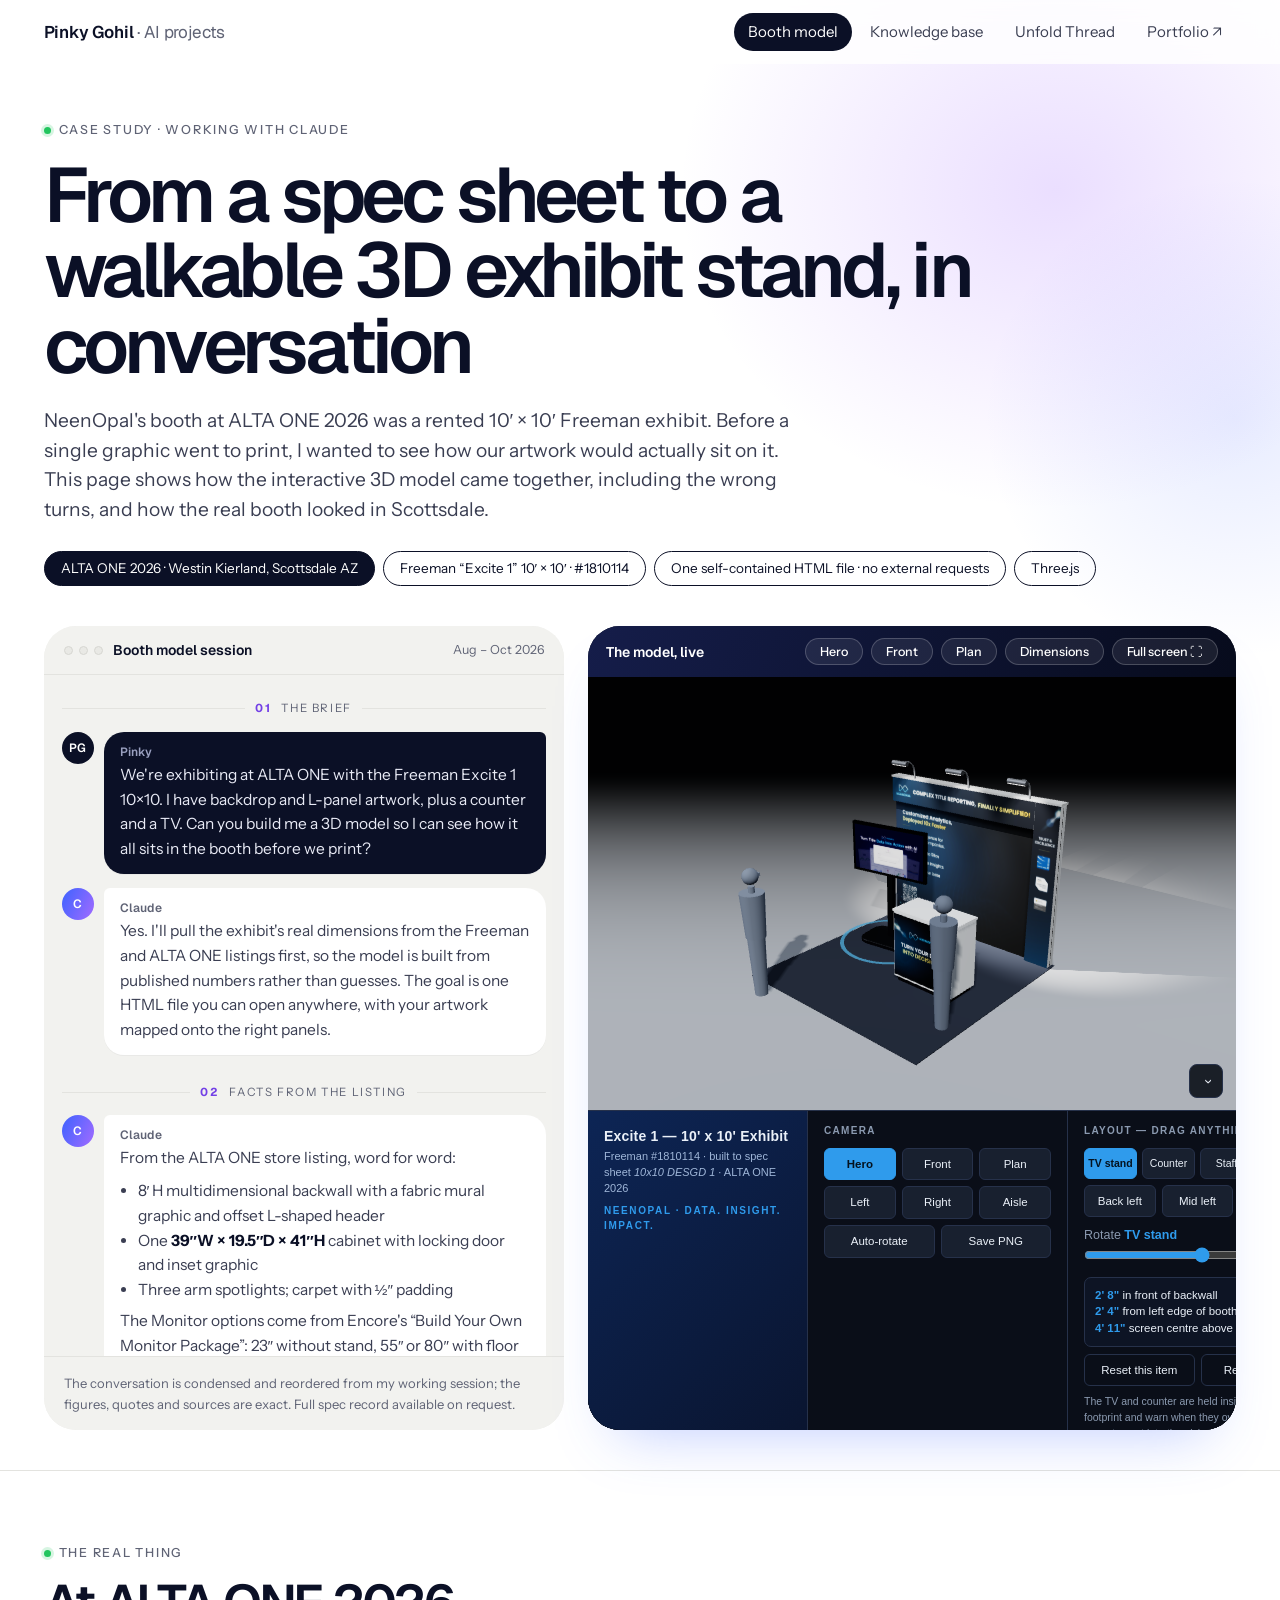
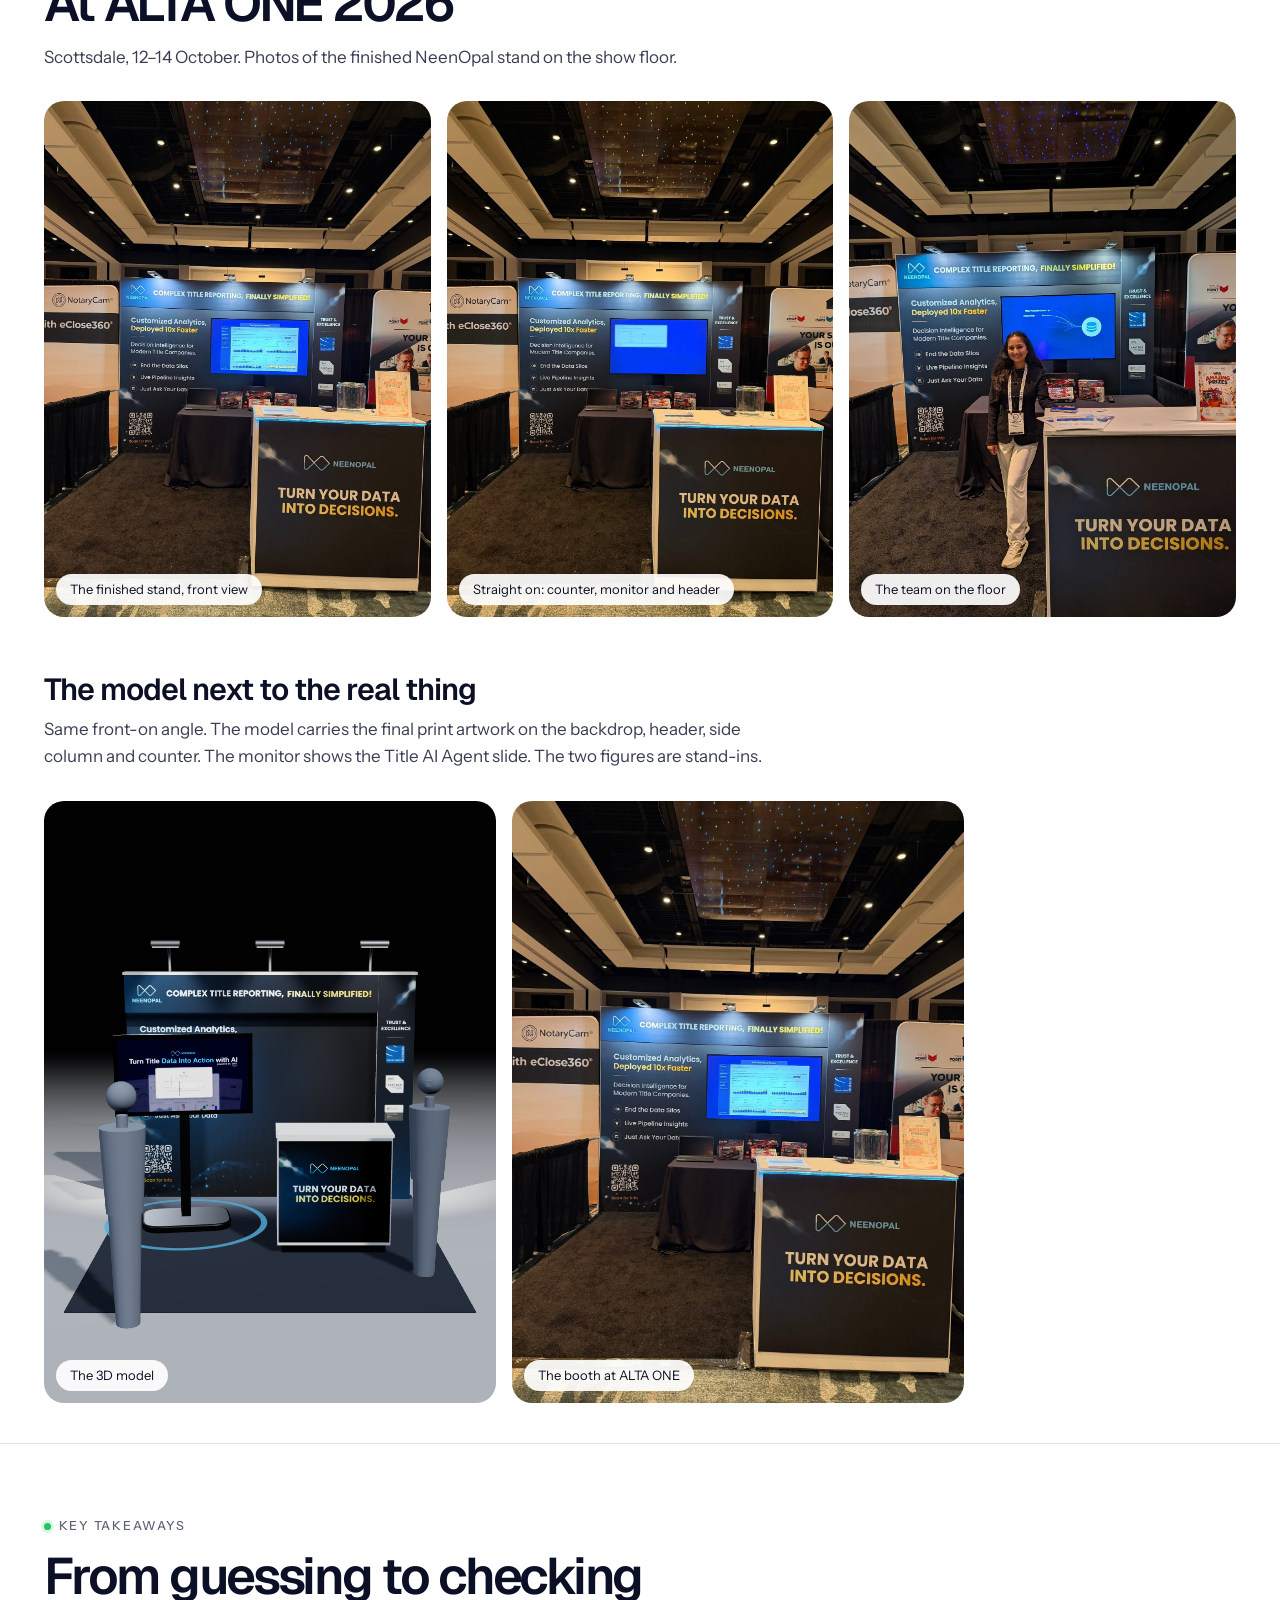
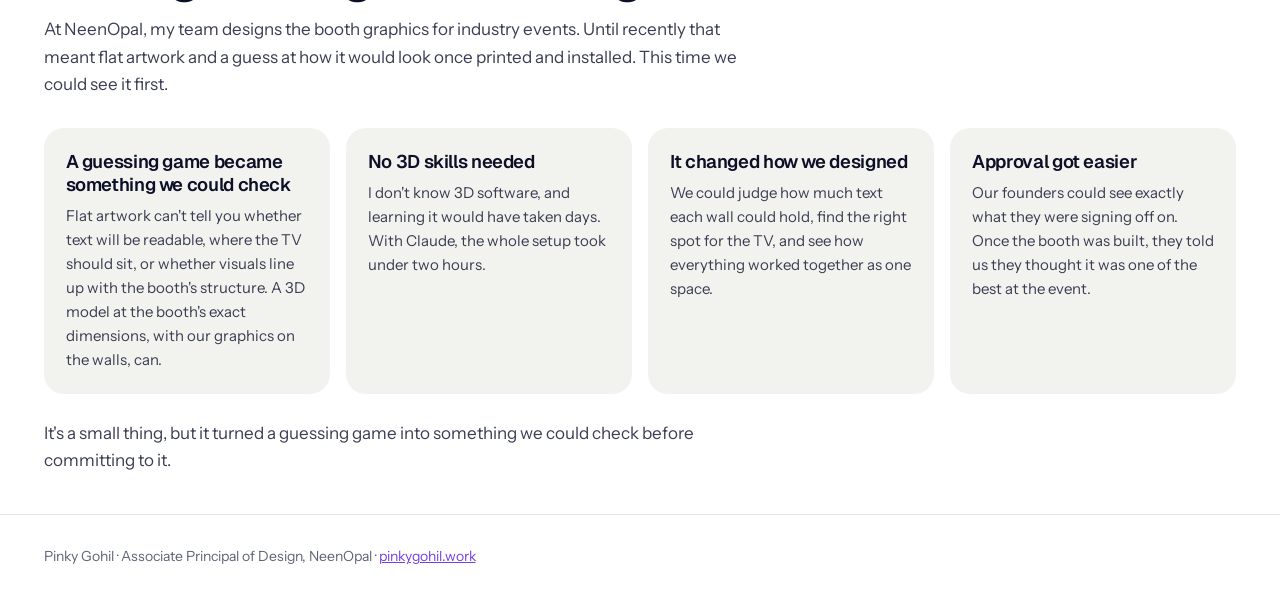
<file: ai-lab/index.html>
<!DOCTYPE html>
<html lang="en">
<head><meta name="robots" content="noindex">
<meta charset="utf-8">
<meta name="viewport" content="width=device-width, initial-scale=1">
<title>Building a trade-show booth with Claude · Pinky Gohil</title>
<meta name="description" content="A step-by-step look at how I designed and built an interactive 3D model of NeenOpal's ALTA ONE 2026 exhibit stand with Claude, and how the real booth turned out.">
<link rel="preconnect" href="https://fonts.googleapis.com">
<link rel="preconnect" href="https://fonts.gstatic.com" crossorigin>
<link href="https://fonts.googleapis.com/css2?family=Geist:wght@400;500;600;700&family=Instrument+Sans:wght@400;500;600&display=swap" rel="stylesheet">
<style>
  /* tokens match pinkygohil.work */
  :root{
    --paper:#fff; --wash:#f2f2ef; --wash2:#e9e9e5; --ink:#0b1026; --body:#3a3e52; --mute:#5f6375; --line:#e3e3df;
    --blue:#3d63ff; --violet:#a26bff; --violet-ink:#7340e6; --amber:#ffb23f; --ok:#22c55e;
    --space:#070b1c; --space2:#151d4a;
    --display:"Geist","Helvetica Neue",Arial,sans-serif; --text:"Instrument Sans","Helvetica Neue",Arial,sans-serif;
    --r-panel:32px; --r-card:20px; --r-tile:14px; --r-pill:999px;
    --ease:cubic-bezier(.22,1,.36,1);
  }
  *{box-sizing:border-box}
  html{scroll-behavior:smooth}
  body{margin:0;background:var(--paper);color:var(--ink);font:17px/1.6 var(--text);-webkit-font-smoothing:antialiased}
  a{color:var(--violet-ink)}
  .wrap{max-width:1440px;margin:0 auto;padding:0 clamp(16px,3.4vw,48px)}

  /* soft space-colored wash, as on the portfolio hero */
  body::before{content:"";position:absolute;top:0;right:0;width:70vw;height:760px;z-index:-1;pointer-events:none;
    background:radial-gradient(60% 60% at 75% 25%,rgba(162,107,255,.22),transparent 70%),radial-gradient(40% 45% at 95% 55%,rgba(61,99,255,.12),transparent 70%)}

  header{position:sticky;top:0;z-index:20;background:rgba(255,255,255,.8);backdrop-filter:blur(12px)}
  header .wrap{display:flex;align-items:center;justify-content:space-between;height:64px}
  header .who{font:600 17px var(--display);letter-spacing:-.01em}
  header .who span{color:var(--mute);font-weight:400}
  header nav a{color:var(--body);text-decoration:none;margin-left:6px;font-size:15px;padding:7px 14px;border-radius:var(--r-pill);transition:background .2s}
  header nav a:hover{background:var(--wash);color:var(--ink)}

  .hero{padding:56px 0 40px}
  .eyebrow{font-size:12.5px;letter-spacing:.14em;text-transform:uppercase;color:var(--mute);font-weight:500;display:flex;align-items:center;gap:8px}
  .eyebrow::before{content:"";width:7px;height:7px;border-radius:50%;background:var(--ok);box-shadow:0 0 0 3px rgba(34,197,94,.18)}
  h1{font:600 clamp(2.6rem,6vw,5.2rem)/.98 var(--display);letter-spacing:-.055em;margin:18px 0 22px;max-width:1000px;color:var(--ink)}
  .lede{color:var(--body);max-width:760px;margin:0;font-size:clamp(1.1rem,1.5vw,1.3rem);line-height:1.55}
  .facts{display:flex;flex-wrap:wrap;gap:8px;margin-top:26px}
  .facts span{font-size:13.5px;border:1px solid var(--ink);border-radius:var(--r-pill);padding:6px 16px;color:var(--ink);background:transparent}
  .facts span:first-child{background:var(--ink);color:#fff}

  .split{display:grid;grid-template-columns:minmax(420px,520px) 1fr;gap:24px;align-items:stretch;height:calc(100vh - 96px);min-height:640px;max-height:980px;margin-bottom:40px;scroll-margin-top:80px}
  .chat{background:var(--wash);border-radius:var(--r-panel);overflow:hidden;display:flex;flex-direction:column;min-height:0}
  .chat-head{display:flex;align-items:center;gap:10px;padding:14px 20px;background:rgba(242,242,239,.96);backdrop-filter:blur(8px);
    border-bottom:1px solid var(--line);flex:none}
  .dots{display:flex;gap:6px}.dots i{width:9px;height:9px;border-radius:50%;background:var(--wash2);display:block;border:1px solid #d6d6d1}
  .chat-head b{font:600 14px var(--display)}
  .chat-head small{color:var(--mute);margin-left:auto;font-size:12.5px}
  .thread{padding:24px 18px 10px;flex:1;min-height:0;overflow-y:auto;scrollbar-width:thin;scrollbar-color:#cfcfca transparent}

  .step{font-size:11.5px;letter-spacing:.14em;text-transform:uppercase;color:var(--mute);
    display:flex;align-items:center;gap:10px;margin:28px 0 14px}
  .step:first-child{margin-top:0}
  .step::before,.step::after{content:"";height:1px;background:var(--line);flex:1}
  .step b{color:var(--violet-ink);font-family:var(--display)}

  .msg{display:flex;gap:10px;margin:0 0 14px;opacity:0;transform:translateY(10px);transition:.6s var(--ease)}
  .msg.in{opacity:1;transform:none}
  .av{flex:0 0 32px;height:32px;border-radius:50%;display:grid;place-items:center;font:600 12px var(--display)}
  .me .av{background:var(--ink);color:#fff}
  .ai .av{background:linear-gradient(115deg,var(--blue),var(--violet));color:#fff}
  .bub{background:#fff;border-radius:6px var(--r-card) var(--r-card) var(--r-card);padding:12px 16px;max-width:100%;min-width:0;font-size:15.5px;color:var(--body);box-shadow:0 1px 0 rgba(11,16,38,.04)}
  .me .bub{background:var(--ink);color:#e8eaf5;border-radius:var(--r-card) 6px var(--r-card) var(--r-card)}
  .who2{font:600 12px var(--display);color:var(--mute);margin-bottom:3px;letter-spacing:.02em}
  .me .who2{color:#9aa0c0}
  .bub p{margin:0 0 8px}.bub p:last-child{margin-bottom:0}
  .bub b{color:var(--ink)}.me .bub b{color:#fff}
  .me .bub a{color:#cdbcff}
  .bub ul{margin:6px 0;padding-left:18px}
  .bub code{background:var(--wash);border-radius:6px;padding:1px 6px;font-size:13px;color:var(--ink)}
  .me .bub code{background:rgba(255,255,255,.12);color:#fff}
  .note{border-left:3px solid var(--amber);background:rgba(255,178,63,.12);padding:9px 14px;border-radius:0 var(--r-tile) var(--r-tile) 0;margin:10px 0;font-size:14.5px}
  .good{border-left-color:var(--ok);background:rgba(34,197,94,.1)}
  .chip-row{display:flex;flex-wrap:wrap;gap:6px;margin-top:12px}
  .chip{font:500 13px var(--text);color:var(--ink);background:#fff;border:1px solid var(--ink);border-radius:var(--r-pill);padding:5px 14px;cursor:pointer;transition:.2s}
  .chip:hover{background:var(--ink);color:#fff}
  table{border-collapse:collapse;width:100%;font-size:13.5px;margin:10px 0;border-radius:var(--r-tile);overflow:hidden}
  th,td{border-bottom:1px solid var(--line);padding:7px 10px;text-align:left}
  th{background:var(--wash);color:var(--mute);font-weight:600}
  .quote{font-style:italic;color:var(--ink);border-left:3px solid var(--violet);padding-left:12px;margin:10px 0;font-size:15px}
  .foot{flex:none;padding:16px 20px;border-top:1px solid var(--line);color:var(--mute);font-size:13px;background:var(--wash)}

  .stage{height:100%;min-height:0}
  .stage-card{background:var(--space);border-radius:var(--r-panel);overflow:hidden;isolation:isolate;height:100%;display:flex;flex-direction:column;box-shadow:0 30px 60px -30px rgba(61,99,255,.35)}
  .stage-bar{flex:none;display:flex;align-items:center;gap:8px;padding:12px 18px;background:linear-gradient(115deg,var(--space2),var(--space));flex-wrap:wrap}
  .stage-bar b{font:600 14px var(--display);margin-right:auto;color:#fff}
  .stage-bar button,.stage-bar a{font:500 12.5px var(--text);color:#fff;background:rgba(255,255,255,.08);border:1px solid rgba(255,255,255,.2);border-radius:var(--r-pill);padding:5px 14px;cursor:pointer;text-decoration:none;transition:.2s}
  .stage-bar button:hover,.stage-bar a:hover{background:#fff;color:var(--space)}
  iframe{display:block;width:100%;flex:1;min-height:0;border:0;background:var(--space)}
  .tabs{display:none}

  /* page switcher: one tab per AI project */
  header nav{display:flex;align-items:center;gap:4px}
  header nav a{margin-left:0}
  header nav a[aria-current="page"]{background:var(--ink);color:#fff}
  header nav a[aria-current="page"]:hover{background:var(--ink);color:#fff}

  section.block{padding:72px 0 40px;border-top:1px solid var(--line)}
  h2{font:600 clamp(2rem,4vw,3.4rem)/1.02 var(--display);letter-spacing:-.045em;margin:14px 0 14px}
  .sub{color:var(--body);max-width:720px;margin:0 0 30px}
  .gallery{display:grid;grid-template-columns:repeat(12,1fr);gap:16px}
  .ph{position:relative;border-radius:var(--r-card);overflow:hidden;background:var(--wash);margin:0;grid-column:span 4;aspect-ratio:3/4}
  .ph.wide{grid-column:span 8;aspect-ratio:16/10}
  .ph img{width:100%;height:100%;object-fit:cover;display:block;cursor:zoom-in;transition:transform .6s var(--ease)}
  .ph:hover img{transform:scale(1.03)}
  .ph figcaption{position:absolute;left:12px;bottom:12px;padding:5px 14px;font-size:13px;background:rgba(255,255,255,.92);color:var(--ink);border-radius:var(--r-pill);pointer-events:none}
  .ph.missing{display:grid;place-items:center;text-align:center;color:var(--mute);font-size:14px;padding:20px;
    background:linear-gradient(135deg,var(--wash),#ebe7f7)}
  .ph.missing code{background:#fff;border-radius:6px;padding:1px 8px}
  .compare{display:grid;grid-template-columns:1fr 1fr;gap:16px;margin-top:8px;max-width:920px}
  .compare .ph{grid-column:auto}
  .cmp-title{font:600 clamp(1.4rem,2.4vw,1.9rem)/1.1 var(--display);letter-spacing:-.03em;margin:56px 0 10px}
  .takeaways{display:grid;grid-template-columns:repeat(auto-fit,minmax(240px,1fr));gap:16px;margin-top:10px}
  .card{background:var(--wash);border-radius:var(--r-card);padding:22px}
  .card h3{margin:0 0 8px;font:600 1.15rem var(--display);letter-spacing:-.02em}.card p{margin:0;color:var(--body);font-size:15px}
  footer{border-top:1px solid var(--line);padding:30px 0 48px;color:var(--mute);font-size:14px}
  #lb{position:fixed;inset:0;background:rgba(7,11,28,.92);display:none;place-items:center;z-index:50;cursor:zoom-out}
  #lb img{max-width:94vw;max-height:92vh;border-radius:var(--r-card)}
  #lb.on{display:grid}

  @media (max-width:1000px){
    .split{grid-template-columns:1fr}
    .tabs{display:flex;gap:8px;margin-bottom:14px}
    .tabs button{flex:1;font:500 15px var(--text);color:var(--ink);background:#fff;border:1px solid var(--ink);border-radius:var(--r-pill);padding:10px}
    .tabs button.on{background:var(--ink);color:#fff}
    body.show-booth .chat{display:none}
    body:not(.show-booth) .stage{display:none}
    .split{height:auto;max-height:none;min-height:0}
    .chat{height:calc(100vh - 210px);min-height:480px}
    .stage{height:auto}
    .stage-card{height:auto;display:block}
    iframe{height:70vh;flex:none}
    .ph,.ph.wide{grid-column:span 12}
    .compare{grid-template-columns:1fr}
    header .who span,header nav .out{display:none}
    header nav a{font-size:13.5px;padding:6px 12px}
  }
  @media (prefers-reduced-motion:reduce){.msg{transition:none;opacity:1;transform:none}html{scroll-behavior:auto}.ph img{transition:none}}

  /* phones: the name gives way so the project tabs fit on one line */
  @media (max-width:600px){
    header .who{display:none}
    header nav{width:100%;justify-content:space-between;gap:2px}
    header nav a{padding:6px 10px;font-size:13px;white-space:nowrap}
  }
</style>
</head>
<body>

<header>
  <div class="wrap">
    <div class="who">Pinky Gohil <span>· AI projects</span></div>
    <nav aria-label="AI projects"><a href="/ai-lab/" aria-current="page">Booth model</a><a href="/ai-lab/knowledge-base">Knowledge base</a><a href="/ai-lab/unfold-thread">Unfold Thread</a><a class="out" href="https://pinkygohil.github.io">Portfolio ↗</a></nav>
  </div>
</header>

<div class="wrap">
  <div class="hero">
    <div class="eyebrow">Case study · Working with Claude</div>
    <h1>From a spec sheet to a walkable 3D exhibit stand, in conversation</h1>
    <p class="lede">NeenOpal's booth at ALTA ONE 2026 was a rented 10′ × 10′ Freeman exhibit. Before a single graphic went to print, I wanted to see how our artwork would actually sit on it. This page shows how the interactive 3D model came together, including the wrong turns, and how the real booth looked in Scottsdale.</p>
    <div class="facts">
      <span>ALTA ONE 2026 · Westin Kierland, Scottsdale AZ</span>
      <span>Freeman “Excite 1” 10′ × 10′ · #1810114</span>
      <span>One self-contained HTML file · no external requests</span>
      <span>Three.js</span>
    </div>
  </div>

  <div class="tabs"><button id="tabChat" class="on">The conversation</button><button id="tabBooth">The 3D booth</button></div>

  <div class="split" id="process">
    <!-- ======================= CHAT ======================= -->
    <div class="chat">
      <div class="chat-head">
        <div class="dots"><i></i><i></i><i></i></div><b>Booth model session</b>
        <small>Aug – Oct 2026</small>
      </div>
      <div class="thread" id="thread">

        <div class="step"><b>01</b> The brief</div>
        <div class="msg me"><div class="av">PG</div><div class="bub"><div class="who2">Pinky</div>
          <p>We're exhibiting at ALTA ONE with the Freeman Excite 1 10×10. I have backdrop and L-panel artwork, plus a counter and a TV. Can you build me a 3D model so I can see how it all sits in the booth before we print?</p></div></div>
        <div class="msg ai"><div class="av">C</div><div class="bub"><div class="who2">Claude</div>
          <p>Yes. I'll pull the exhibit's real dimensions from the Freeman and ALTA ONE listings first, so the model is built from published numbers rather than guesses. The goal is one HTML file you can open anywhere, with your artwork mapped onto the right panels.</p></div></div>

        <div class="step"><b>02</b> Facts from the listing</div>
        <div class="msg ai"><div class="av">C</div><div class="bub"><div class="who2">Claude</div>
          <p>From the ALTA ONE store listing, word for word:</p>
          <ul>
            <li>8′ H multidimensional backwall with a fabric mural graphic and offset L-shaped header</li>
            <li>One <b>39″W × 19.5″D × 41″H</b> cabinet with locking door and inset graphic</li>
            <li>Three arm spotlights; carpet with ½″ padding</li>
          </ul>
          <p>The Monitor options come from Encore's “Build Your Own Monitor Package”: 23″ without stand, 55″ or 80″ with floor stand. I calculated the active screen area of each from its diagonal at 16:9.</p></div></div>

        <div class="step"><b>03</b> Round one: inferring the header</div>
        <div class="msg ai"><div class="av">C</div><div class="bub"><div class="who2">Claude</div>
          <p>Freeman doesn't publish the header dimensions anywhere. So I measured the transparent cutout in your backdrop PNG against an assumed 120″ × 96″ wall. The margins came out equal at about <b>20″</b>.</p>
          <div class="note">I flagged this as a best inference, not a fact: the 120″ wall width was itself an assumption.</div></div></div>

        <div class="step"><b>04</b> Round two: your sizing, and a conflict</div>
        <div class="msg me"><div class="av">PG</div><div class="bub"><div class="who2">Pinky</div>
          <p>The brief I was given says the backdrop is a full 10′ × 10′ and the L-panel is 1′-6″.</p></div></div>
        <div class="msg ai"><div class="av">C</div><div class="bub"><div class="who2">Claude</div>
          <p>I measured your <code>LPanel.png</code>: exactly <b>18.00″</b> on both legs, so that matches. But a 10′ tall wall contradicts the listing's <b>8′ H</b>, and most shows cap inline booths at 8′.</p>
          <div class="note">I raised the conflict rather than silently picking one. The spec sheet later settled it.</div></div></div>

        <div class="step"><b>05</b> Round three: the spec sheet</div>
        <div class="msg me"><div class="av">PG</div><div class="bub"><div class="who2">Pinky</div>
          <p>Here's Freeman's graphic spec sheet for the 10×10.</p></div></div>
        <div class="msg ai"><div class="av">C</div><div class="bub"><div class="who2">Claude</div>
          <p>This is the authoritative source, and it corrected three things. The sheet prints at 200%, so I halved the artboards. Final panels:</p>
          <table>
            <tr><th>Panel</th><th>Size</th><th>Substrate</th></tr>
            <tr><td>A · wall</td><td>117″ × 93″</td><td>Fabric</td></tr>
            <tr><td>C · top band</td><td>102″ × 15″</td><td>Ultraboard</td></tr>
            <tr><td>D · right column</td><td>15″ × 93.3125″</td><td>Ultraboard</td></tr>
            <tr><td>G · counter front</td><td>38.125″ × 35.75″</td><td>PVC</td></tr>
          </table>
          <p>Two surprises: the top band stops short of the right column, and the column runs full height instead of starting under the band. Same silhouette, different subdivision.</p>
          <p>Lucky break: the visible window of the wall stayed <b>102″ × 78″</b> across rounds two and three, so your backdrop artwork needed no rework.</p>
          <div class="chip-row"><button class="chip" data-act="view:front">Front view</button><button class="chip" data-act="dims">Toggle dimensions</button></div></div></div>
        <div class="msg ai"><div class="av">C</div><div class="bub"><div class="who2">Claude</div>
          <p>Freeman's own design note applies directly to your artwork:</p>
          <div class="quote">“Graphic Panels C and D are designed to overlap. When creating artwork for Panels C and D, please ensure all critical elements are adjusted to properly account for the overlap area.”</div>
          <p>In practice that's the end of your tagline and the QR code, where the two panels meet 43.5″ from the left edge.</p></div></div>

        <div class="step"><b>06</b> Correcting myself</div>
        <div class="msg ai"><div class="av">C</div><div class="bub"><div class="who2">Claude</div>
          <div class="note">One correction. I'd said the 3″ step between the wall and the header panels was “estimated from the product photography.” That overstated it. The photos show a step exists, but I never measured its depth; 3″ is a typical value for this construction.</div>
          <p>It only changes how deep the shadow line looks in renders, never a print dimension. It's now listed as the model's one real assumption.</p></div></div>

        <div class="step"><b>07</b> What the model can do</div>
        <div class="msg ai"><div class="av">C</div><div class="bub"><div class="who2">Claude</div>
          <ul>
            <li>Drag the TV, counter, a 5′8″ staff figure and a 5′10″ visitor; arrow keys nudge, Q/E rotate</li>
            <li>Collision checks use true oriented-box tests, not circles, so an angled counter warns correctly</li>
            <li>Three monitor sizes on a floor stand or sitting on the counter, with the overhang flagged</li>
            <li>Upload your own artwork per panel, or one 117″ × 93″ file that gets sliced into C and D without resampling</li>
            <li>Six camera presets, a dimension overlay, carpet colours, and Save PNG</li>
          </ul>
          <div class="chip-row"><button class="chip" data-act="view:hero">Hero</button><button class="chip" data-act="view:top">Plan view</button><button class="chip" data-act="view:visitor">Aisle view</button></div></div></div>

        <div class="step"><b>08</b> Checking the work</div>
        <div class="msg ai"><div class="av">C</div><div class="bub"><div class="who2">Claude</div>
          <p>Your artwork files matched the modelled window to within a pixel (aspect 1.3081 vs 1.3077). The L-panel cutout measures 18.03″ on both sides. I also verified the file makes <b>zero external network requests</b>, and that uploading C and D separately renders identically to slicing one full-wall file (mean pixel difference 0.19 / 255).</p></div></div>

        <div class="step"><b>09</b> Design findings</div>
        <div class="msg ai"><div class="av">C</div><div class="bub"><div class="who2">Claude</div>
          <p>Putting people and furniture in the model surfaced things a flat mock-up hides:</p>
          <ul>
            <li><b>The 42″ rule.</b> Below roughly 42″ everything is hidden by the counter, a monitor or people standing at the stand. The usable band on a 78″ window is 42″–72″.</li>
            <li><b>Your lowest bullet</b>, “Ask. Analyze. Act.”, sits at about 24″ and is the most likely to be blocked, and is arguably the strongest line.</li>
            <li><b>Monitor size.</b> An 80″ on a floor stand overwhelms a 10×10 and blocks the wall from the aisle. A 23″ on the counter leaves the wall fully visible; 55″ sits between.</li>
          </ul></div></div>

        <div class="step"><b>10</b> Left open for Freeman</div>
        <div class="msg ai"><div class="av">C</div><div class="bub"><div class="who2">Claude</div>
          <ul>
            <li>Confirm the true depth of the header step with Freeman's sales team</li>
            <li>Reissue panels A, C, D and G at the spec-sheet sizes, and request Freeman's own artwork template with bleed</li>
            <li>The ALTA listing and Freeman's NACDS sheet disagree slightly on the counter (39 × 19.5 × 41 vs 40 × 20 × 40). The listing governs this order, so that is what the model uses.</li>
          </ul></div></div>

        <div class="msg me"><div class="av">PG</div><div class="bub"><div class="who2">Pinky</div>
          <p>Perfect. Sending the final artwork to Freeman. <a href="#result">See how it came out →</a></p></div></div>
      </div>
      <div class="foot">The conversation is condensed and reordered from my working session; the figures, quotes and sources are exact. Full spec record available on request.</div>
    </div>

    <!-- ======================= BOOTH ======================= -->
    <div class="stage" id="booth-live">
      <div class="stage-card">
        <div class="stage-bar">
          <b>The model, live</b>
          <button data-act="view:hero">Hero</button>
          <button data-act="view:front">Front</button>
          <button data-act="view:top">Plan</button>
          <button data-act="dims">Dimensions</button>
          <button id="fs" type="button">Full screen ⛶</button>
        </div>
        <iframe id="booth" src="booth.html" title="Interactive 3D model of the NeenOpal ALTA ONE 2026 booth" loading="lazy" allow="fullscreen" allowfullscreen></iframe>
      </div>
    </div>
  </div>
</div>

<!-- ======================= RESULT ======================= -->
<section class="block" id="result">
  <div class="wrap">
    <div class="eyebrow">The real thing</div>
    <h2>At ALTA ONE 2026</h2>
    <p class="sub">Scottsdale, 12–14 October. Photos of the finished NeenOpal stand on the show floor.</p>
    <div class="gallery" id="gallery">
      <figure class="ph"><img src="photos/booth-hero.jpg" alt="NeenOpal booth at ALTA ONE 2026, front view" loading="lazy"><figcaption>The finished stand, front view</figcaption></figure>
      <figure class="ph"><img src="photos/booth-detail-1.jpg" alt="NeenOpal booth at ALTA ONE 2026, straight on" loading="lazy"><figcaption>Straight on: counter, monitor and header</figcaption></figure>
      <figure class="ph"><img src="photos/booth-team.jpg" alt="A NeenOpal team member at the booth" loading="lazy"><figcaption>The team on the floor</figcaption></figure>
    </div>

    <h3 class="cmp-title">The model next to the real thing</h3>
    <p class="sub">Same front-on angle. The model carries the final print artwork on the backdrop, header, side column and counter. The monitor shows the Title AI Agent slide. The two figures are stand-ins.</p>
    <div class="compare">
      <figure class="ph"><img src="photos/compare-model.png" alt="3D model, front view" loading="lazy"><figcaption>The 3D model</figcaption></figure>
      <figure class="ph"><img src="photos/booth-hero.jpg" alt="Real booth, front view" loading="lazy"><figcaption>The booth at ALTA ONE</figcaption></figure>
    </div>
  </div>
</section>

<section class="block">
  <div class="wrap">
    <div class="eyebrow">Key takeaways</div>
    <h2>From guessing to checking</h2>
    <p class="sub">At NeenOpal, my team designs the booth graphics for industry events. Until recently that meant flat artwork and a guess at how it would look once printed and installed. This time we could see it first.</p>
    <div class="takeaways">
      <div class="card"><h3>A guessing game became something we could check</h3><p>Flat artwork can't tell you whether text will be readable, where the TV should sit, or whether visuals line up with the booth's structure. A 3D model at the booth's exact dimensions, with our graphics on the walls, can.</p></div>
      <div class="card"><h3>No 3D skills needed</h3><p>I don't know 3D software, and learning it would have taken days. With Claude, the whole setup took under two hours.</p></div>
      <div class="card"><h3>It changed how we designed</h3><p>We could judge how much text each wall could hold, find the right spot for the TV, and see how everything worked together as one space.</p></div>
      <div class="card"><h3>Approval got easier</h3><p>Our founders could see exactly what they were signing off on. Once the booth was built, they told us they thought it was one of the best at the event.</p></div>
    </div>
    <p class="sub" style="margin:26px 0 0">It's a small thing, but it turned a guessing game into something we could check before committing to it.</p>
  </div>
  </div>
</section>

<footer><div class="wrap">Pinky Gohil · Associate Principal of Design, NeenOpal · <a href="https://pinkygohil.github.io">pinkygohil.work</a></div></footer>

<div id="lb"><img alt=""></div>

<script>
/* reveal chat messages as they scroll in */
(function(){
  const io = new IntersectionObserver(es => es.forEach(e => {
    if (e.isIntersecting){ e.target.classList.add('in'); io.unobserve(e.target); }
  }), {threshold:.12});
  document.querySelectorAll('.msg').forEach(m => io.observe(m));
})();

/* drive the embedded booth from chat chips (same-origin only) */
const frame = document.getElementById('booth');
function boothDo(act){
  if (document.body.classList.contains('show-booth') === false && matchMedia('(max-width:1000px)').matches){
    document.body.classList.add('show-booth');
    document.getElementById('tabBooth').classList.add('on'); document.getElementById('tabChat').classList.remove('on');
  }
  try{
    const d = frame.contentDocument;
    if (act === 'dims') d.getElementById('tDims').click();
    else if (act.startsWith('view:')) d.querySelector('[data-view="' + act.slice(5) + '"]').click();
  }catch(e){ /* cross-origin or not loaded: ignore */ }
}
document.addEventListener('click', e => {
  const t = e.target.closest('[data-act]'); if (t) boothDo(t.dataset.act);
});

/* full screen: native fullscreen on the iframe, new tab as fallback */
document.getElementById('fs').addEventListener('click', () => {
  const f = document.getElementById('booth');
  const go = f.requestFullscreen || f.webkitRequestFullscreen;
  if (go) { try { const p = go.call(f); if (p && p.catch) p.catch(() => window.open('booth.html','_blank','noopener')); return; } catch(e){} }
  window.open('booth.html','_blank','noopener');
});

/* mobile tabs */
document.getElementById('tabChat').onclick = () => {
  document.body.classList.remove('show-booth');
  tabChat.classList.add('on'); tabBooth.classList.remove('on');
};
document.getElementById('tabBooth').onclick = () => {
  document.body.classList.add('show-booth');
  tabBooth.classList.add('on'); tabChat.classList.remove('on');
};

/* gallery: placeholder if a photo hasn't been added yet, plus lightbox */
document.querySelectorAll('.ph img').forEach(img => {
  img.addEventListener('error', () => {
    const f = img.closest('.ph'); f.classList.add('missing');
    f.innerHTML = '<div>Add your photo as<br><code>' + img.getAttribute('src') + '</code></div>';
  });
  img.addEventListener('click', () => {
    const lb = document.getElementById('lb'); lb.querySelector('img').src = img.src; lb.classList.add('on');
  });
});
document.getElementById('lb').onclick = () => document.getElementById('lb').classList.remove('on');
addEventListener('keydown', e => { if (e.key === 'Escape') document.getElementById('lb').classList.remove('on'); });
</script>
</body>
</html>
</file>
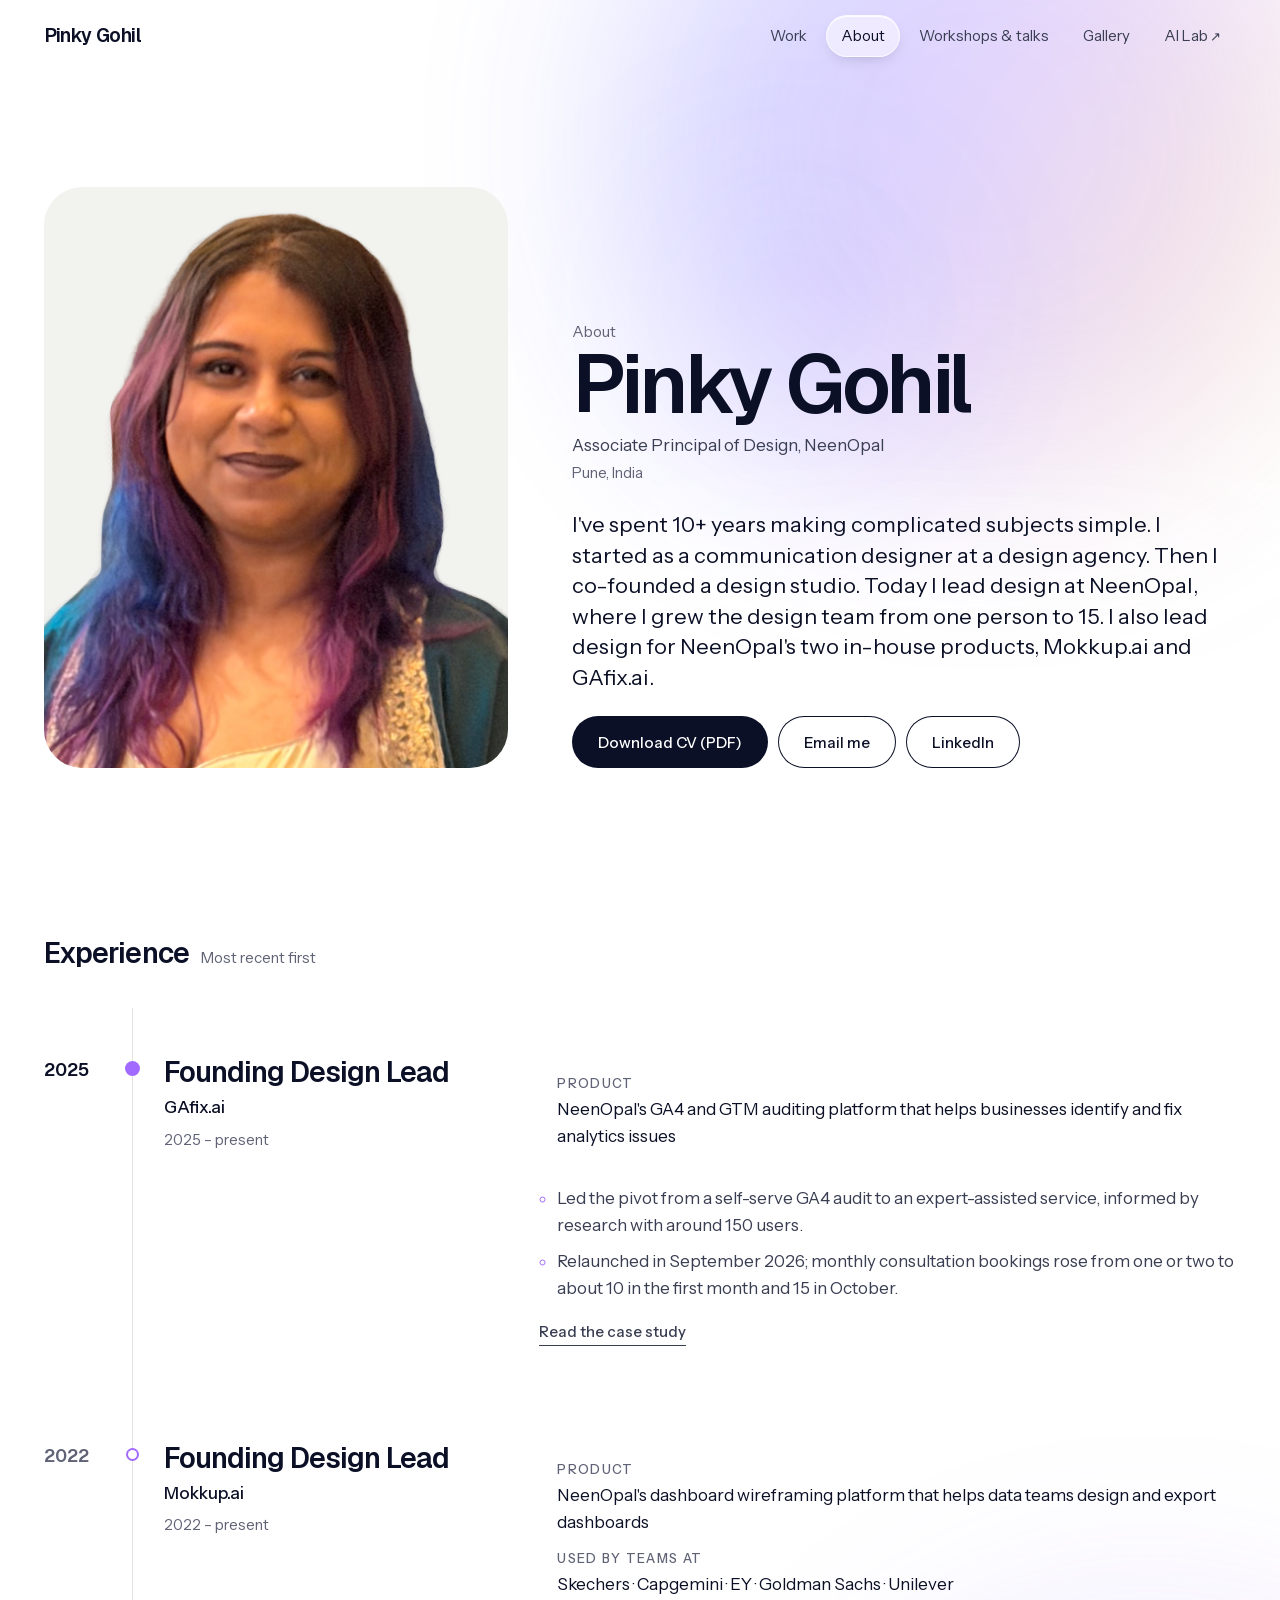
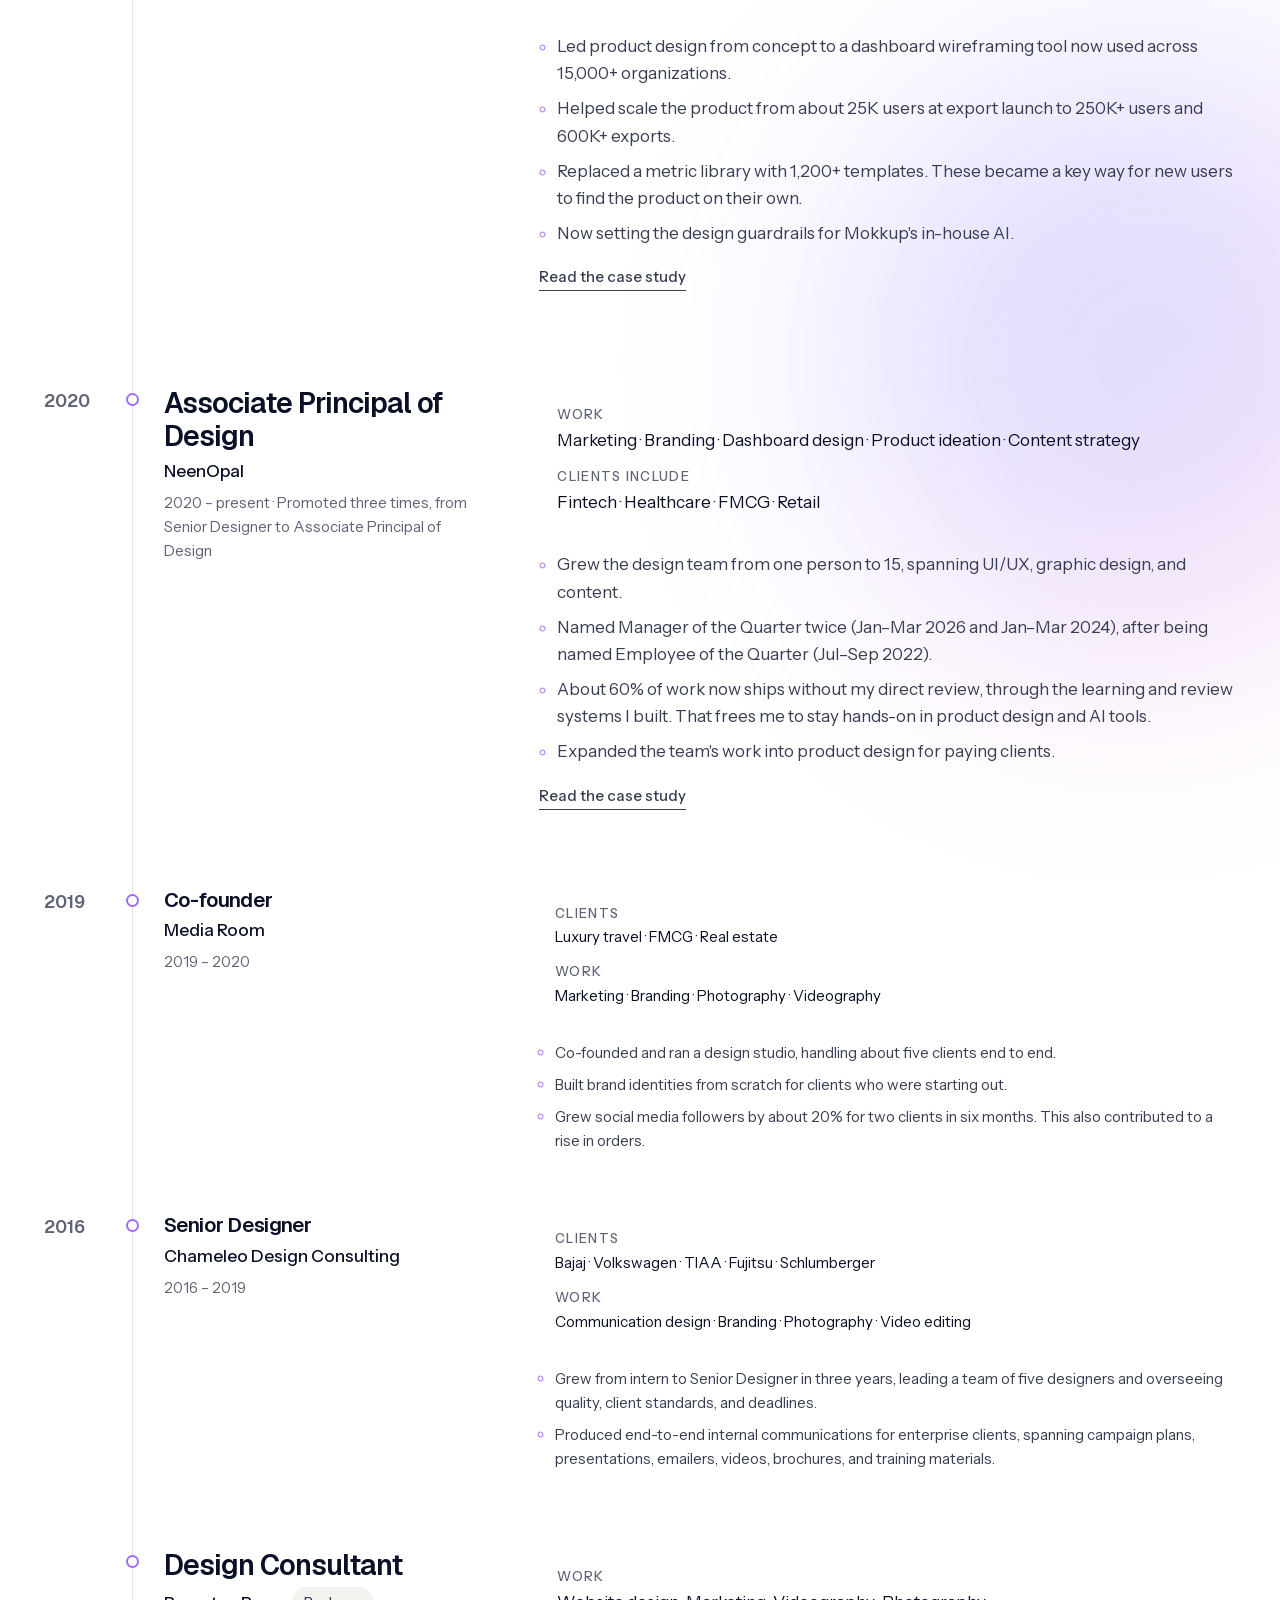
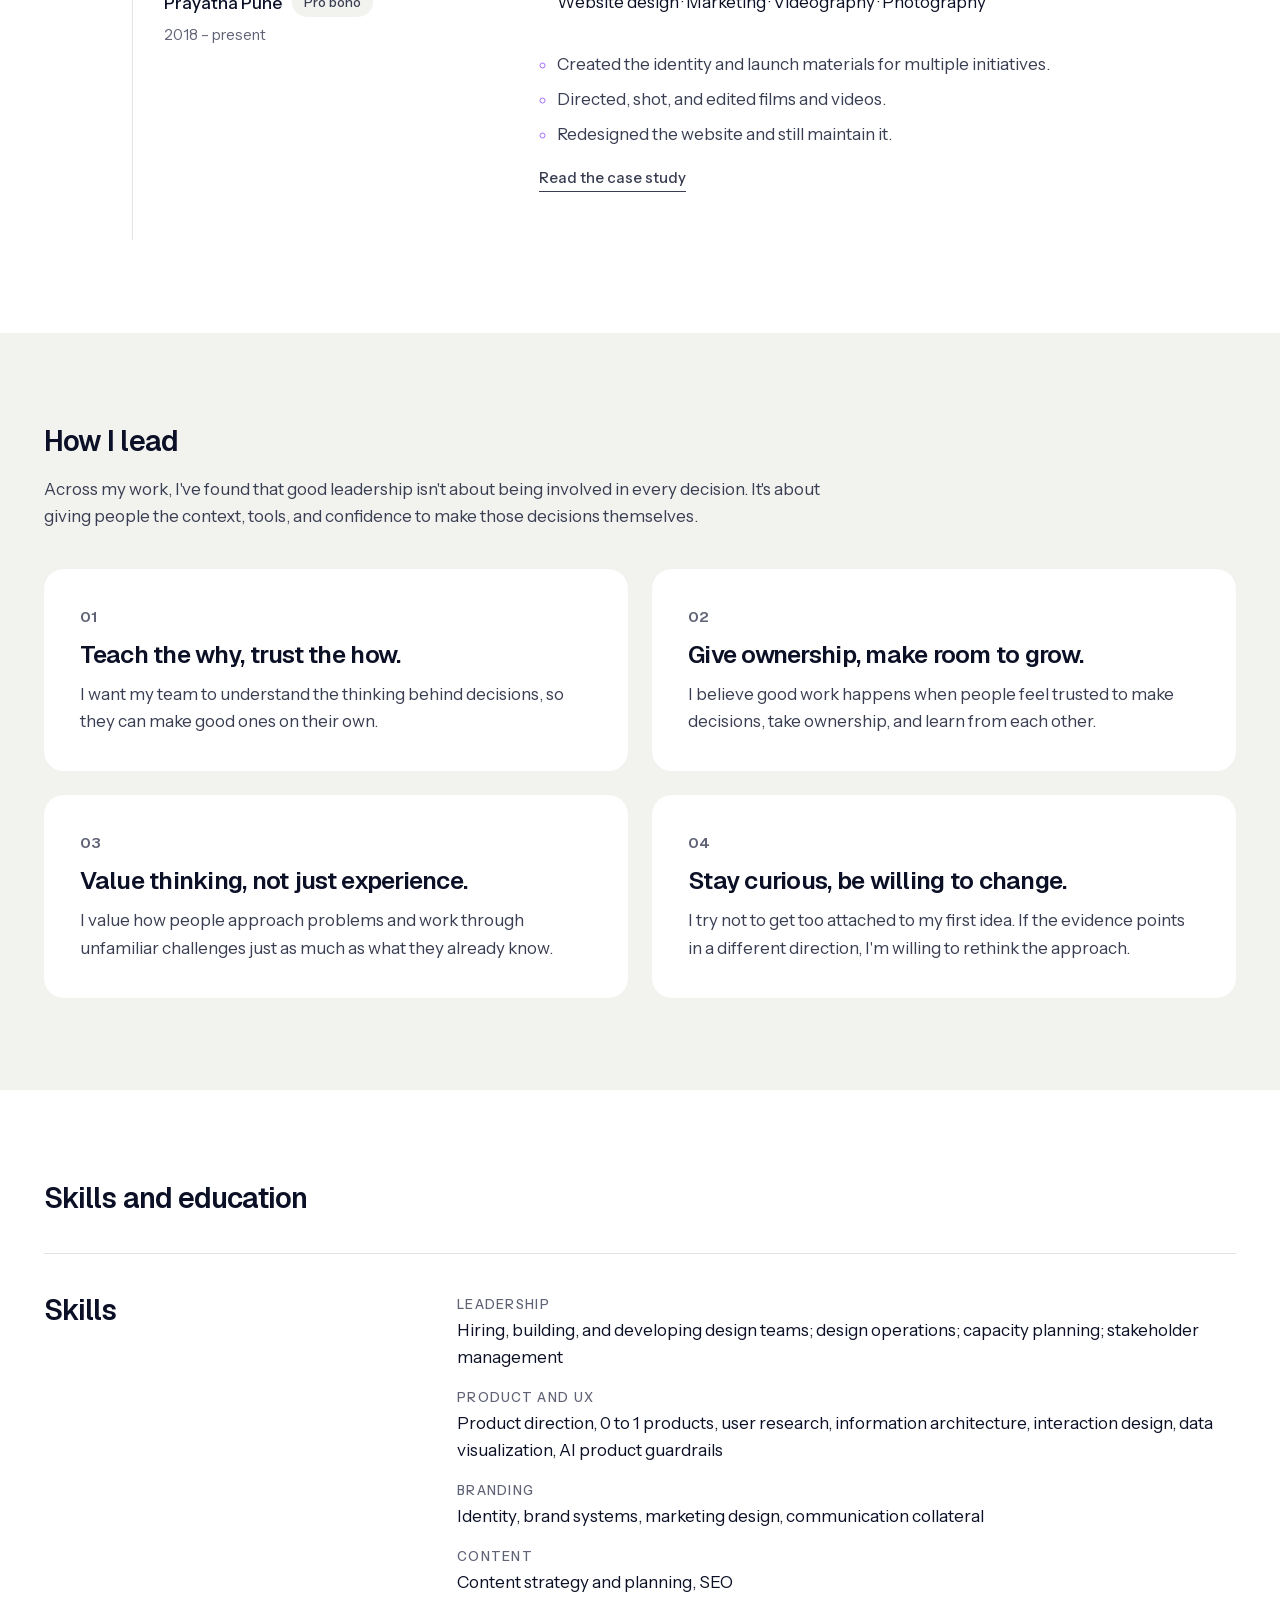
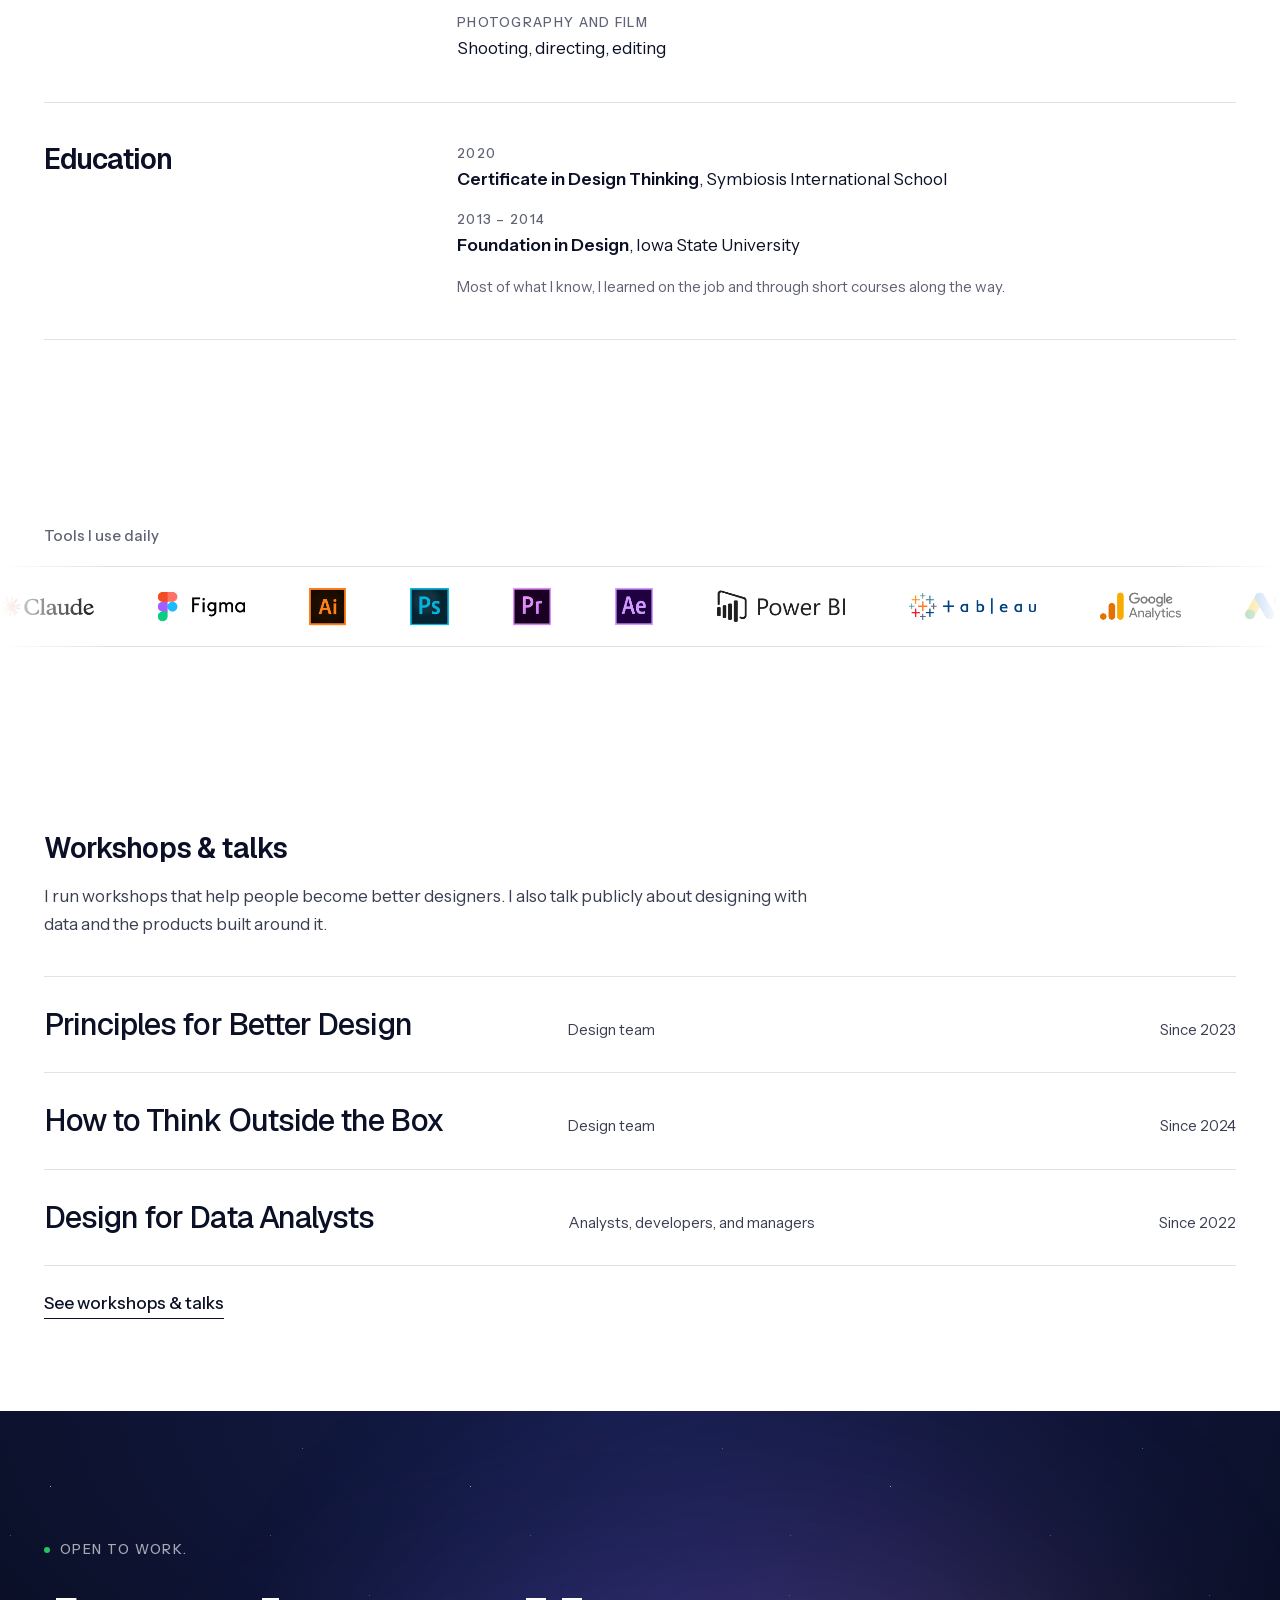
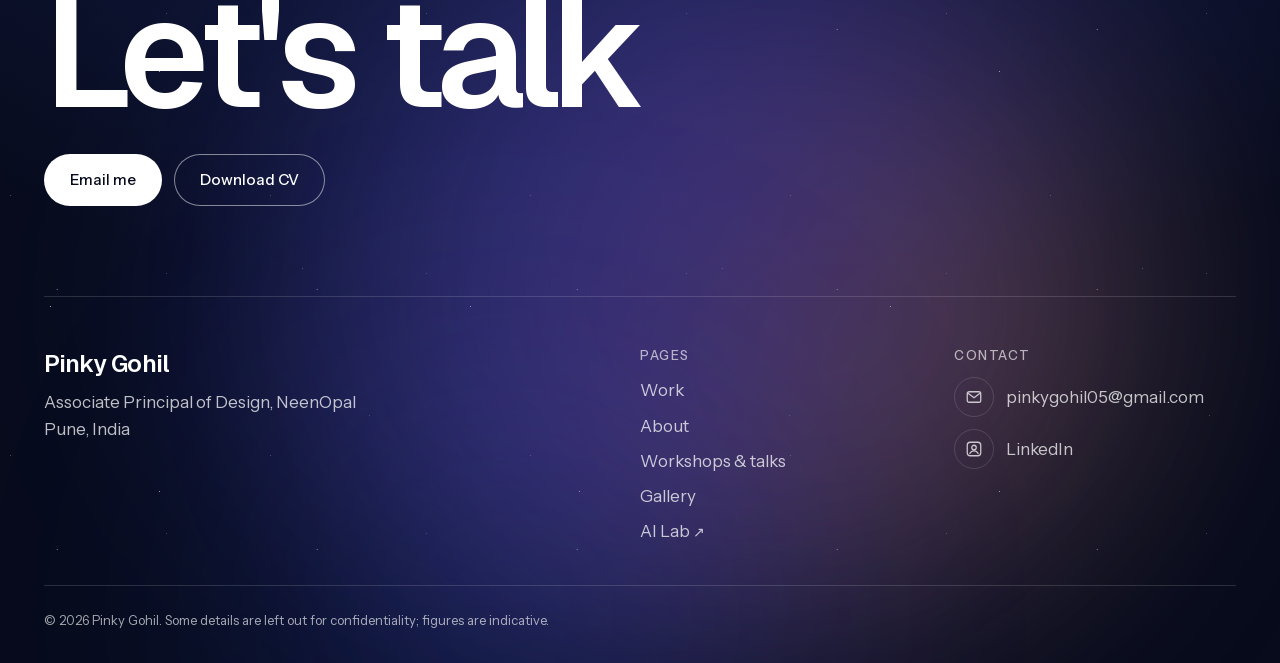
<file: about.html>
<!DOCTYPE html><!--bsuMoSeDAPH348F_zbx7a--><html lang="en" class="__variable_7f4526 __variable_16eff0"><head><meta charSet="utf-8"/><meta name="viewport" content="width=device-width, initial-scale=1"/><link rel="preload" href="/_next/static/media/22a5144ee8d83bca-s.p.woff2" as="font" crossorigin="" type="font/woff2"/><link rel="preload" href="/_next/static/media/26d0ba92e140f0dc-s.p.woff2" as="font" crossorigin="" type="font/woff2"/><link rel="preload" as="image" href="/logos/claude.png"/><link rel="preload" as="image" href="/logos/figma.png"/><link rel="preload" as="image" href="/logos/adobe-illustrator.png"/><link rel="preload" as="image" href="/logos/adobe-photoshop.png"/><link rel="preload" as="image" href="/logos/adobe-premiere-pro.png"/><link rel="preload" as="image" href="/logos/adobe-after-effects.png"/><link rel="preload" as="image" href="/logos/power-bi.png"/><link rel="preload" as="image" href="/logos/tableau.png"/><link rel="preload" as="image" href="/logos/google-analytics.png"/><link rel="preload" as="image" href="/logos/google-ads.png"/><link rel="stylesheet" href="/_next/static/css/5245ab1f73a83614.css" data-precedence="next"/><link rel="preload" as="script" fetchPriority="low" href="/_next/static/chunks/webpack-af22bf3c4cb5f9e6.js"/><script src="/_next/static/chunks/4bd1b696-c023c6e3521b1417.js" async=""></script><script src="/_next/static/chunks/255-2005b055456c798b.js" async=""></script><script src="/_next/static/chunks/main-app-e7262eb14bfca8f3.js" async=""></script><script src="/_next/static/chunks/619-9168df9c2a29b74b.js" async=""></script><script src="/_next/static/chunks/app/layout-151059ae1ff36098.js" async=""></script><script src="/_next/static/chunks/356-a59ce54394773204.js" async=""></script><script src="/_next/static/chunks/app/about/page-2709ce80ac84e68f.js" async=""></script><link rel="preload" as="image" href="/logos/framer.png"/><link rel="preload" as="image" href="/logos/webflow.png"/><meta name="next-size-adjust" content=""/><meta name="theme-color" content="#ffffff"/><title>About · Pinky Gohil</title><meta name="description" content="Design leader who builds design teams and the data-heavy products they ship."/><meta property="og:title" content="Pinky Gohil · Design leader"/><meta property="og:description" content="Design leader who builds design teams and the data-heavy products they ship."/><meta property="og:site_name" content="Pinky Gohil"/><meta property="og:image:type" content="image/jpeg"/><meta property="og:image:width" content="1200"/><meta property="og:image:height" content="630"/><meta property="og:image:alt" content="Pinky Gohil, design leader: I build design teams and the products they ship.
"/><meta property="og:image" content="https://pinkygohil.work/opengraph-image.jpg?4371cc9f3aacae15"/><meta property="og:type" content="website"/><meta name="twitter:card" content="summary_large_image"/><meta name="twitter:title" content="Pinky Gohil · Design leader"/><meta name="twitter:description" content="Design leader who builds design teams and the data-heavy products they ship."/><meta name="twitter:image:type" content="image/jpeg"/><meta name="twitter:image:width" content="1200"/><meta name="twitter:image:height" content="630"/><meta name="twitter:image:alt" content="Pinky Gohil, design leader: I build design teams and the products they ship.
"/><meta name="twitter:image" content="https://pinkygohil.work/twitter-image.jpg?4371cc9f3aacae15"/><link rel="icon" href="/icon.png?6fa09b96e2917589" type="image/png" sizes="192x192"/><link rel="apple-touch-icon" href="/apple-icon.png?e3cf1a2ae6322e36" type="image/png" sizes="180x180"/><script src="/_next/static/chunks/polyfills-42372ed130431b0a.js" noModule=""></script></head><body><div hidden=""><!--$--><!--/$--></div><div id="pg-loader" class="loader" aria-hidden="true"><div class="loader__glow"></div><div class="loader__mark"><p class="loader__name"><span class="loader__ch">P</span><span class="loader__ch">i</span><span class="loader__ch">n</span><span class="loader__ch">k</span><span class="loader__ch">y</span><span class="loader__ch loader__ch--space"> </span><span class="loader__ch">G</span><span class="loader__ch">o</span><span class="loader__ch">h</span><span class="loader__ch">i</span><span class="loader__ch">l</span></p><span class="loader__light"></span><svg class="loader__twinkle" viewBox="0 0 26 26"><defs><linearGradient id="loader-tw" x1="0" y1="0" x2="1" y2="1"><stop offset="0" stop-color="#3d63ff"></stop><stop offset="0.5" stop-color="#a26bff"></stop><stop offset="1" stop-color="#ec5fae"></stop></linearGradient></defs><path fill="url(#loader-tw)" d="M13 0 C13.9 8.2 17.8 12.1 26 13 C17.8 13.9 13.9 17.8 13 26 C12.1 17.8 8.2 13.9 0 13 C8.2 12.1 12.1 8.2 13 0 Z"></path></svg></div></div><noscript><style>#pg-loader{display:none}</style></noscript><script>(function () {
  var root = document.getElementById("pg-loader");
  if (!root) return;
  try {
    if (sessionStorage.getItem("pg-loader-seen")) { root.hidden = true; return; }
    sessionStorage.setItem("pg-loader-seen", "1");
  } catch (e) {}
  root.classList.add("is-on");

  var name = root.querySelector(".loader__name");
  var light = root.querySelector(".loader__light");
  var twinkle = root.querySelector(".loader__twinkle");
  var chars = [].slice.call(root.querySelectorAll(".loader__ch"));
  var reduce = window.matchMedia && window.matchMedia("(prefers-reduced-motion: reduce)").matches;
  var loaded = document.readyState === "complete";
  window.addEventListener("load", function () { loaded = true; });

  function wait(ms) { return new Promise(function (r) { setTimeout(r, ms); }); }
  function ease(t) { return t < 0.5 ? 2 * t * t : 1 - Math.pow(-2 * t + 2, 2) / 2; }

  // Each letter holds a slice of one gradient that spans the whole name.
  function paint() {
    var w = name.scrollWidth;
    chars.forEach(function (c) {
      c.style.backgroundSize = w + "px 100%";
      c.style.backgroundPosition = -c.offsetLeft + "px 0";
    });
  }

  function sweep() {
    return new Promise(function (done) {
      var box = root.querySelector(".loader__mark").getBoundingClientRect();
      var nb = name.getBoundingClientRect();
      var first = chars[0].getBoundingClientRect();
      var last = chars[chars.length - 1].getBoundingClientRect();
      var y = nb.top - box.top + nb.height * 0.56;
      var x0 = first.left - box.left - 14, x1 = last.right - box.left + 6;
      var centers = chars.map(function (c) { var r = c.getBoundingClientRect(); return r.left - box.left + r.width / 2; });
      var t0 = null;
      light.style.opacity = "1";
      function frame(now) {
        if (t0 === null) t0 = now;
        var t = Math.min(1, (now - t0) / 1100), x = x0 + (x1 - x0) * ease(t);
        light.style.transform = "translate(" + x + "px," + y + "px)";
        chars.forEach(function (c, i) { if (x >= centers[i] - 6) c.classList.add("is-in"); });
        if (t < 1) return requestAnimationFrame(frame);
        twinkle.style.left = x + "px";
        twinkle.style.top = y - 2 + "px";
        twinkle.classList.remove("is-go");
        void twinkle.getBoundingClientRect();
        twinkle.classList.add("is-go");
        light.style.opacity = "0";
        setTimeout(done, 700);
      }
      requestAnimationFrame(frame);
    });
  }

  function reset() {
    root.classList.remove("is-clearing");
    chars.forEach(function (c) { c.classList.remove("is-in"); });
    twinkle.classList.remove("is-go");
  }

  function leave() {
    root.classList.add("is-done");
    setTimeout(function () { root.hidden = true; }, 650);
  }

  var fontsReady = document.fonts && document.fonts.ready ? document.fonts.ready : Promise.resolve();
  Promise.race([fontsReady, wait(1500)]).then(async function () {
    paint();
    if (reduce) {
      chars.forEach(function (c) { c.classList.add("is-in"); });
      await wait(800);
      return leave();
    }
    for (var round = 0; round < 3; round++) {
      reset();
      await wait(200);
      await sweep();
      await wait(round === 0 ? 350 : 250);
      if (loaded) break;
      root.classList.add("is-clearing");
      await wait(350);
    }
    leave();
  });
})();</script><a href="#main" class="skip-link">Skip to content</a><header class="header"><div class="header__bar container"><a class="header__name" href="/">Pinky Gohil</a><nav class="header__inline" aria-label="Main"><a class="header__link" href="/work">Work</a><a class="header__link" aria-current="page" href="/about">About</a><a class="header__link" href="/workshops">Workshops &amp; talks</a><a class="header__link" href="/gallery">Gallery</a><a href="https://pinkygohil.github.io/ai-lab" class="header__link" target="_blank" rel="noreferrer">AI Lab<span class="nav-ext" aria-hidden="true">↗</span><span class="visually-hidden"> (opens in a new tab)</span></a></nav><button type="button" class="header__toggle" aria-expanded="false" aria-controls="site-menu"><span class="header__toggle-label">Menu</span><span class="header__burger" aria-hidden="true"><span></span><span></span></span></button></div><div id="site-menu" class="menu" hidden=""><div class="menu__inner container"><nav aria-label="Menu"><ol class="menu__list"><li style="--i:0"><a class="menu__link" href="/">Home</a></li><li style="--i:1"><a class="menu__link" href="/work">Work</a></li><li style="--i:2"><a class="menu__link" href="/about">About</a></li><li style="--i:3"><a class="menu__link" href="/workshops">Workshops &amp; talks</a></li><li style="--i:4"><a class="menu__link" href="/gallery">Gallery</a></li><li style="--i:5"><a href="https://pinkygohil.github.io/ai-lab" class="menu__link" target="_blank" rel="noreferrer">AI Lab<span class="nav-ext" aria-hidden="true">↗</span><span class="visually-hidden"> (opens in a new tab)</span></a></li></ol></nav><div class="menu__aside"><p class="menu__note">Open to design leadership roles</p><a class="menu__email text-link" href="mailto:pinkygohil05@gmail.com">pinkygohil05@gmail.com</a><ul class="menu__socials"><li><a href="https://www.linkedin.com/in/pinkygohil2505/" target="_blank" rel="noreferrer" class="text-link">LinkedIn</a></li></ul></div></div></div></header><main id="main"><div class="glow-zone"><div class="glow-wrap glow-wrap--soft" aria-hidden="true"><div class="glow"></div><div class="glow glow--two"></div></div><section class="cv-top container page-top" aria-labelledby="about-title"><div class="media cv-top__portrait" style="aspect-ratio:0.8"><img alt="Portrait of Pinky Gohil" loading="lazy" decoding="async" data-nimg="fill" style="position:absolute;height:100%;width:100%;left:0;top:0;right:0;bottom:0;color:transparent" src="/images/portrait.png"/></div><div class="cv-top__text"><div class="cv-top__id"><p class="cv-top__kicker">About</p><h1 id="about-title" class="cv-top__name">Pinky Gohil</h1><p>Associate Principal of Design, NeenOpal</p><p class="cv-top__muted">Pune, India</p></div><p class="cv-top__summary">I&#x27;ve spent 10+ years making complicated subjects simple. I started as a communication designer at a design agency. Then I co-founded a design studio. Today I lead design at NeenOpal, where I grew the design team from one person to 15. I also lead design for NeenOpal&#x27;s two in-house products, Mokkup.ai and GAfix.ai.</p><div class="cv-top__actions"><a href="/Pinky-Gohil-CV.pdf" class="roll" rel="noreferrer"><span class="roll__track"><span class="roll__label">Download CV (PDF)</span><span class="roll__label" aria-hidden="true">Download CV (PDF)</span></span></a><a href="mailto:pinkygohil05@gmail.com" class="roll roll--ghost" rel="noreferrer"><span class="roll__track"><span class="roll__label">Email me</span><span class="roll__label" aria-hidden="true">Email me</span></span></a><a href="https://www.linkedin.com/in/pinkygohil2505/" class="roll roll--ghost" target="_blank" rel="noreferrer"><span class="roll__track"><span class="roll__label">LinkedIn</span><span class="roll__label" aria-hidden="true">LinkedIn</span></span></a></div></div></section></div><section class="section section--tight accent-zone" aria-labelledby="experience-title"><span class="accent-glow accent-glow--right" style="--accent-top:30%" aria-hidden="true"></span><div class="container"><h2 id="experience-title" class="group-title">Experience <span>Most recent first</span></h2><ol class="cv-list cv-list--timeline"><li class="cv-timeline__head" aria-hidden="true"></li><li class="cv-entry"><p class="cv-entry__year" aria-hidden="true">2025</p><div class="cv-entry__head"><h3 class="cv-entry__role">Founding Design Lead</h3><p class="cv-entry__company">GAfix.ai</p><p class="cv-entry__period">2025 – present</p></div><div class="cv-entry__body"><dl class="cv-entry__details"><div><dt>Product</dt><dd>NeenOpal&#x27;s GA4 and GTM auditing platform that helps businesses identify and fix analytics issues</dd></div></dl><ul class="cv-entry__results"><li>Led the pivot from a self-serve GA4 audit to an expert-assisted service, informed by research with around 150 users.</li><li>Relaunched in September 2026; monthly consultation bookings rose from one or two to about 10 in the first month and 15 in October.</li></ul><a class="text-link cv-entry__link" href="/work/gafix">Read the case study</a></div></li><li class="cv-entry"><p class="cv-entry__year" aria-hidden="true">2022</p><div class="cv-entry__head"><h3 class="cv-entry__role">Founding Design Lead</h3><p class="cv-entry__company">Mokkup.ai</p><p class="cv-entry__period">2022 – present</p></div><div class="cv-entry__body"><dl class="cv-entry__details"><div><dt>Product</dt><dd>NeenOpal&#x27;s dashboard wireframing platform that helps data teams design and export dashboards</dd></div><div><dt>Used by teams at</dt><dd>Skechers · Capgemini · EY · Goldman Sachs · Unilever</dd></div></dl><ul class="cv-entry__results"><li>Led product design from concept to a dashboard wireframing tool now used across 15,000+ organizations.</li><li>Helped scale the product from about 25K users at export launch to 250K+ users and 600K+ exports.</li><li>Replaced a metric library with 1,200+ templates. These became a key way for new users to find the product on their own.</li><li>Now setting the design guardrails for Mokkup&#x27;s in-house AI.</li></ul><a class="text-link cv-entry__link" href="/work/mokkup">Read the case study</a></div></li><li class="cv-entry"><p class="cv-entry__year" aria-hidden="true">2020</p><div class="cv-entry__head"><h3 class="cv-entry__role">Associate Principal of Design</h3><p class="cv-entry__company">NeenOpal</p><p class="cv-entry__period">2020 – present<span> · <!-- -->Promoted three times, from Senior Designer to Associate Principal of Design</span></p></div><div class="cv-entry__body"><dl class="cv-entry__details"><div><dt>Work</dt><dd>Marketing · Branding · Dashboard design · Product ideation · Content strategy</dd></div><div><dt>Clients include</dt><dd>Fintech · Healthcare · FMCG · Retail</dd></div></dl><ul class="cv-entry__results"><li>Grew the design team from one person to 15, spanning UI/UX, graphic design, and content.</li><li>Named Manager of the Quarter twice (Jan–Mar 2026 and Jan–Mar 2024), after being named Employee of the Quarter (Jul–Sep 2022).</li><li>About 60% of work now ships without my direct review, through the learning and review systems I built. That frees me to stay hands-on in product design and AI tools.</li><li>Expanded the team&#x27;s work into product design for paying clients.</li></ul><a class="text-link cv-entry__link" href="/work/neenopal">Read the case study</a></div></li><li class="cv-entry cv-entry--compact"><p class="cv-entry__year" aria-hidden="true">2019</p><div class="cv-entry__head"><h3 class="cv-entry__role">Co-founder</h3><p class="cv-entry__company">Media Room</p><p class="cv-entry__period">2019 – 2020</p></div><div class="cv-entry__body"><dl class="cv-entry__details"><div><dt>Clients</dt><dd>Luxury travel · FMCG · Real estate</dd></div><div><dt>Work</dt><dd>Marketing · Branding · Photography · Videography</dd></div></dl><ul class="cv-entry__results"><li>Co-founded and ran a design studio, handling about five clients end to end.</li><li>Built brand identities from scratch for clients who were starting out.</li><li>Grew social media followers by about 20% for two clients in six months. This also contributed to a rise in orders.</li></ul></div></li><li class="cv-entry cv-entry--compact"><p class="cv-entry__year" aria-hidden="true">2016</p><div class="cv-entry__head"><h3 class="cv-entry__role">Senior Designer</h3><p class="cv-entry__company">Chameleo Design Consulting</p><p class="cv-entry__period">2016 – 2019</p></div><div class="cv-entry__body"><dl class="cv-entry__details"><div><dt>Clients</dt><dd>Bajaj · Volkswagen · TIAA · Fujitsu · Schlumberger</dd></div><div><dt>Work</dt><dd>Communication design · Branding · Photography · Video editing</dd></div></dl><ul class="cv-entry__results"><li>Grew from intern to Senior Designer in three years, leading a team of five designers and overseeing quality, client standards, and deadlines.</li><li>Produced end-to-end internal communications for enterprise clients, spanning campaign plans, presentations, emailers, videos, brochures, and training materials.</li></ul></div></li><li class="cv-entry"><p class="cv-entry__year" aria-hidden="true"></p><div class="cv-entry__head"><h3 class="cv-entry__role">Design Consultant</h3><p class="cv-entry__company">Prayatna Pune<span class="tag cv-entry__badge">Pro bono</span></p><p class="cv-entry__period">2018 – present</p></div><div class="cv-entry__body"><dl class="cv-entry__details"><div><dt>Work</dt><dd>Website design · Marketing · Videography · Photography</dd></div></dl><ul class="cv-entry__results"><li>Created the identity and launch materials for multiple initiatives.</li><li>Directed, shot, and edited films and videos.</li><li>Redesigned the website and still maintain it.</li></ul><a class="text-link cv-entry__link" href="/work/prayatna">Read the case study</a></div></li></ol></div></section><section id="how-i-lead" class="section section--tight section--wash" aria-labelledby="lead-title"><div class="container"><h2 id="lead-title" class="group-title">How I lead</h2><p class="group-note">Across my work, I&#x27;ve found that good leadership isn&#x27;t about being involved in every decision. It&#x27;s about giving people the context, tools, and confidence to make those decisions themselves.</p><ol class="principles principles--two"><li class="principle"><span class="approach__num" aria-hidden="true">01</span><h3>Teach the why, trust the how.</h3><p>I want my team to understand the thinking behind decisions, so they can make good ones on their own.</p></li><li class="principle"><span class="approach__num" aria-hidden="true">02</span><h3>Give ownership, make room to grow.</h3><p>I believe good work happens when people feel trusted to make decisions, take ownership, and learn from each other.</p></li><li class="principle"><span class="approach__num" aria-hidden="true">03</span><h3>Value thinking, not just experience.</h3><p>I value how people approach problems and work through unfamiliar challenges just as much as what they already know.</p></li><li class="principle"><span class="approach__num" aria-hidden="true">04</span><h3>Stay curious, be willing to change.</h3><p>I try not to get too attached to my first idea. If the evidence points in a different direction, I&#x27;m willing to rethink the approach.</p></li></ol></div></section><section class="section section--tight" aria-labelledby="skills-title"><div class="container"><h2 id="skills-title" class="group-title">Skills and education</h2><ol class="facts"><li class="facts__row"><h3 class="facts__title">Skills</h3><dl class="facts__list"><div><dt>Leadership</dt><dd>Hiring, building, and developing design teams; design operations; capacity planning; stakeholder management</dd></div><div><dt>Product and UX</dt><dd>Product direction, 0 to 1 products, user research, information architecture, interaction design, data visualization, AI product guardrails</dd></div><div><dt>Branding</dt><dd>Identity, brand systems, marketing design, communication collateral</dd></div><div><dt>Content</dt><dd>Content strategy and planning, SEO</dd></div><div><dt>Photography and film</dt><dd>Shooting, directing, editing</dd></div></dl></li><li class="facts__row"><h3 class="facts__title">Education</h3><dl class="facts__list"><div><dt>2020</dt><dd><strong>Certificate in Design Thinking</strong>, <!-- -->Symbiosis International School</dd></div><div><dt>2013 – 2014</dt><dd><strong>Foundation in Design</strong>, <!-- -->Iowa State University</dd></div><p class="facts__note">Most of what I know, I learned on the job and through short courses along the way.</p></dl></li></ol></div></section><section class="section section--tight about-tools" aria-label="Tools"><div class="tools"><p class="tools__label container">Tools I use daily</p><p class="visually-hidden">Claude, Figma, Adobe Illustrator, Adobe Photoshop, Adobe Premiere Pro, Adobe After Effects, Power BI, Tableau, Google Analytics 4, Google Ads, Framer, Webflow</p><div class="tools__strip" aria-hidden="true"><div class="tools__track"><span class="tools__item tools__item--logo" title="Claude"><img src="/logos/claude.png" alt="" class="tools__logo"/></span><span class="tools__item tools__item--logo" title="Figma"><img src="/logos/figma.png" alt="" class="tools__logo"/></span><span class="tools__item tools__item--logo" title="Adobe Illustrator"><img src="/logos/adobe-illustrator.png" alt="" class="tools__logo"/></span><span class="tools__item tools__item--logo" title="Adobe Photoshop"><img src="/logos/adobe-photoshop.png" alt="" class="tools__logo"/></span><span class="tools__item tools__item--logo" title="Adobe Premiere Pro"><img src="/logos/adobe-premiere-pro.png" alt="" class="tools__logo"/></span><span class="tools__item tools__item--logo" title="Adobe After Effects"><img src="/logos/adobe-after-effects.png" alt="" class="tools__logo"/></span><span class="tools__item tools__item--logo" title="Power BI"><img src="/logos/power-bi.png" alt="" class="tools__logo"/></span><span class="tools__item tools__item--logo" title="Tableau"><img src="/logos/tableau.png" alt="" class="tools__logo"/></span><span class="tools__item tools__item--logo" title="Google Analytics 4"><img src="/logos/google-analytics.png" alt="" class="tools__logo"/></span><span class="tools__item tools__item--logo" title="Google Ads"><img src="/logos/google-ads.png" alt="" class="tools__logo"/></span><span class="tools__item tools__item--logo" title="Framer"><img src="/logos/framer.png" alt="" class="tools__logo"/></span><span class="tools__item tools__item--logo" title="Webflow"><img src="/logos/webflow.png" alt="" class="tools__logo"/></span><span class="tools__item tools__item--logo" title="Claude"><img src="/logos/claude.png" alt="" class="tools__logo"/></span><span class="tools__item tools__item--logo" title="Figma"><img src="/logos/figma.png" alt="" class="tools__logo"/></span><span class="tools__item tools__item--logo" title="Adobe Illustrator"><img src="/logos/adobe-illustrator.png" alt="" class="tools__logo"/></span><span class="tools__item tools__item--logo" title="Adobe Photoshop"><img src="/logos/adobe-photoshop.png" alt="" class="tools__logo"/></span><span class="tools__item tools__item--logo" title="Adobe Premiere Pro"><img src="/logos/adobe-premiere-pro.png" alt="" class="tools__logo"/></span><span class="tools__item tools__item--logo" title="Adobe After Effects"><img src="/logos/adobe-after-effects.png" alt="" class="tools__logo"/></span><span class="tools__item tools__item--logo" title="Power BI"><img src="/logos/power-bi.png" alt="" class="tools__logo"/></span><span class="tools__item tools__item--logo" title="Tableau"><img src="/logos/tableau.png" alt="" class="tools__logo"/></span><span class="tools__item tools__item--logo" title="Google Analytics 4"><img src="/logos/google-analytics.png" alt="" class="tools__logo"/></span><span class="tools__item tools__item--logo" title="Google Ads"><img src="/logos/google-ads.png" alt="" class="tools__logo"/></span><span class="tools__item tools__item--logo" title="Framer"><img src="/logos/framer.png" alt="" class="tools__logo"/></span><span class="tools__item tools__item--logo" title="Webflow"><img src="/logos/webflow.png" alt="" class="tools__logo"/></span><span class="tools__item tools__item--logo" title="Claude"><img src="/logos/claude.png" alt="" class="tools__logo"/></span><span class="tools__item tools__item--logo" title="Figma"><img src="/logos/figma.png" alt="" class="tools__logo"/></span><span class="tools__item tools__item--logo" title="Adobe Illustrator"><img src="/logos/adobe-illustrator.png" alt="" class="tools__logo"/></span><span class="tools__item tools__item--logo" title="Adobe Photoshop"><img src="/logos/adobe-photoshop.png" alt="" class="tools__logo"/></span><span class="tools__item tools__item--logo" title="Adobe Premiere Pro"><img src="/logos/adobe-premiere-pro.png" alt="" class="tools__logo"/></span><span class="tools__item tools__item--logo" title="Adobe After Effects"><img src="/logos/adobe-after-effects.png" alt="" class="tools__logo"/></span><span class="tools__item tools__item--logo" title="Power BI"><img src="/logos/power-bi.png" alt="" class="tools__logo"/></span><span class="tools__item tools__item--logo" title="Tableau"><img src="/logos/tableau.png" alt="" class="tools__logo"/></span><span class="tools__item tools__item--logo" title="Google Analytics 4"><img src="/logos/google-analytics.png" alt="" class="tools__logo"/></span><span class="tools__item tools__item--logo" title="Google Ads"><img src="/logos/google-ads.png" alt="" class="tools__logo"/></span><span class="tools__item tools__item--logo" title="Framer"><img src="/logos/framer.png" alt="" class="tools__logo"/></span><span class="tools__item tools__item--logo" title="Webflow"><img src="/logos/webflow.png" alt="" class="tools__logo"/></span><span class="tools__item tools__item--logo" title="Claude"><img src="/logos/claude.png" alt="" class="tools__logo"/></span><span class="tools__item tools__item--logo" title="Figma"><img src="/logos/figma.png" alt="" class="tools__logo"/></span><span class="tools__item tools__item--logo" title="Adobe Illustrator"><img src="/logos/adobe-illustrator.png" alt="" class="tools__logo"/></span><span class="tools__item tools__item--logo" title="Adobe Photoshop"><img src="/logos/adobe-photoshop.png" alt="" class="tools__logo"/></span><span class="tools__item tools__item--logo" title="Adobe Premiere Pro"><img src="/logos/adobe-premiere-pro.png" alt="" class="tools__logo"/></span><span class="tools__item tools__item--logo" title="Adobe After Effects"><img src="/logos/adobe-after-effects.png" alt="" class="tools__logo"/></span><span class="tools__item tools__item--logo" title="Power BI"><img src="/logos/power-bi.png" alt="" class="tools__logo"/></span><span class="tools__item tools__item--logo" title="Tableau"><img src="/logos/tableau.png" alt="" class="tools__logo"/></span><span class="tools__item tools__item--logo" title="Google Analytics 4"><img src="/logos/google-analytics.png" alt="" class="tools__logo"/></span><span class="tools__item tools__item--logo" title="Google Ads"><img src="/logos/google-ads.png" alt="" class="tools__logo"/></span><span class="tools__item tools__item--logo" title="Framer"><img src="/logos/framer.png" alt="" class="tools__logo"/></span><span class="tools__item tools__item--logo" title="Webflow"><img src="/logos/webflow.png" alt="" class="tools__logo"/></span></div></div></div></section><section class="section section--tight" aria-labelledby="about-workshops-title"><div class="container"><h2 id="about-workshops-title" class="group-title">Workshops &amp; talks</h2><p class="group-note">I run workshops that help people become better designers. I also talk publicly about designing with data and the products built around it.</p><ul class="rows"><li class="row"><h3 class="row__title"><a href="/workshops#principles-for-better-design">Principles for Better Design</a></h3><p class="row__meta">Design team</p><p class="row__meta row__meta--end">Since 2023</p></li><li class="row"><h3 class="row__title"><a href="/workshops#think-outside-the-box">How to Think Outside the Box</a></h3><p class="row__meta">Design team</p><p class="row__meta row__meta--end">Since 2024</p></li><li class="row"><h3 class="row__title"><a href="/workshops#design-for-data-analysts">Design for Data Analysts</a></h3><p class="row__meta">Analysts, developers, and managers</p><p class="row__meta row__meta--end">Since 2022</p></li></ul><a class="text-link about-more" href="/workshops">See workshops &amp; talks</a></div></section><!--$--><!--/$--></main><footer class="footer section--space" id="contact"><div class="space-sky" aria-hidden="true"></div><div class="glow-wrap glow-wrap--night" aria-hidden="true"><div class="glow"></div><div class="glow glow--two"></div></div><div class="container"><div class="footer__cta"><p class="eyebrow"><span class="eyebrow__dot eyebrow__dot--live" aria-hidden="true"></span>Open to work.</p><h2 class="footer__title"><a href="mailto:pinkygohil05@gmail.com">Let&#x27;s talk</a></h2><div class="footer__actions"><a href="mailto:pinkygohil05@gmail.com" class="roll roll--light" rel="noreferrer"><span class="roll__track"><span class="roll__label">Email me</span><span class="roll__label" aria-hidden="true">Email me</span></span></a><a href="/Pinky-Gohil-CV.pdf" class="roll roll--ghost footer__ghost" rel="noreferrer"><span class="roll__track"><span class="roll__label">Download CV</span><span class="roll__label" aria-hidden="true">Download CV</span></span></a></div></div><div class="footer__grid"><div class="footer__id"><p class="footer__name">Pinky Gohil</p><p class="footer__role">Associate Principal of Design<!-- -->, <!-- -->NeenOpal<br/>Pune, India</p></div><nav aria-label="Footer"><p class="footer__head">Pages</p><ul class="footer__list"><li><a href="/work">Work</a></li><li><a href="/about">About</a></li><li><a href="/workshops">Workshops &amp; talks</a></li><li><a href="/gallery">Gallery</a></li><li><a href="https://pinkygohil.github.io/ai-lab" target="_blank" rel="noreferrer">AI Lab<span class="nav-ext" aria-hidden="true">↗</span><span class="visually-hidden"> (opens in a new tab)</span></a></li></ul></nav><div><p class="footer__head">Contact</p><ul class="footer__contact"><li><a href="mailto:pinkygohil05@gmail.com" class="footer__icon-link"><span class="footer__icon" aria-hidden="true"><svg width="18" height="18" viewBox="0 0 24 24" fill="none"><rect x="3" y="5" width="18" height="14" rx="2.5" stroke="currentColor" stroke-width="1.7"></rect><path d="m4 7 8 6 8-6" stroke="currentColor" stroke-width="1.7" stroke-linejoin="round"></path></svg></span>pinkygohil05@gmail.com</a></li><li><a href="https://www.linkedin.com/in/pinkygohil2505/" target="_blank" rel="noreferrer" class="footer__icon-link"><span class="footer__icon" aria-hidden="true"><svg width="18" height="18" viewBox="0 0 24 24" fill="none"><rect x="3" y="3" width="18" height="18" rx="4" stroke="currentColor" stroke-width="1.7"></rect><circle cx="12" cy="10" r="3" stroke="currentColor" stroke-width="1.7"></circle><path d="M6.5 18c1.2-2.4 3.1-3.5 5.5-3.5s4.3 1.1 5.5 3.5" stroke="currentColor" stroke-width="1.7" stroke-linecap="round"></path></svg></span>LinkedIn</a></li></ul></div></div><p class="footer__legal">© <!-- -->2026<!-- --> <!-- -->Pinky Gohil<!-- -->. Some details are left out for confidentiality; figures are indicative.</p></div></footer><script src="/_next/static/chunks/webpack-af22bf3c4cb5f9e6.js" id="_R_" async=""></script><script>(self.__next_f=self.__next_f||[]).push([0])</script><script>self.__next_f.push([1,"1:\"$Sreact.fragment\"\na:I[7150,[],\"\"]\n:HL[\"/_next/static/media/22a5144ee8d83bca-s.p.woff2\",\"font\",{\"crossOrigin\":\"\",\"type\":\"font/woff2\"}]\n:HL[\"/_next/static/media/26d0ba92e140f0dc-s.p.woff2\",\"font\",{\"crossOrigin\":\"\",\"type\":\"font/woff2\"}]\n:HL[\"/_next/static/css/5245ab1f73a83614.css\",\"style\"]\n2:Td0a,"])</script><script>self.__next_f.push([1,"(function () {\n  var root = document.getElementById(\"pg-loader\");\n  if (!root) return;\n  try {\n    if (sessionStorage.getItem(\"pg-loader-seen\")) { root.hidden = true; return; }\n    sessionStorage.setItem(\"pg-loader-seen\", \"1\");\n  } catch (e) {}\n  root.classList.add(\"is-on\");\n\n  var name = root.querySelector(\".loader__name\");\n  var light = root.querySelector(\".loader__light\");\n  var twinkle = root.querySelector(\".loader__twinkle\");\n  var chars = [].slice.call(root.querySelectorAll(\".loader__ch\"));\n  var reduce = window.matchMedia \u0026\u0026 window.matchMedia(\"(prefers-reduced-motion: reduce)\").matches;\n  var loaded = document.readyState === \"complete\";\n  window.addEventListener(\"load\", function () { loaded = true; });\n\n  function wait(ms) { return new Promise(function (r) { setTimeout(r, ms); }); }\n  function ease(t) { return t \u003c 0.5 ? 2 * t * t : 1 - Math.pow(-2 * t + 2, 2) / 2; }\n\n  // Each letter holds a slice of one gradient that spans the whole name.\n  function paint() {\n    var w = name.scrollWidth;\n    chars.forEach(function (c) {\n      c.style.backgroundSize = w + \"px 100%\";\n      c.style.backgroundPosition = -c.offsetLeft + \"px 0\";\n    });\n  }\n\n  function sweep() {\n    return new Promise(function (done) {\n      var box = root.querySelector(\".loader__mark\").getBoundingClientRect();\n      var nb = name.getBoundingClientRect();\n      var first = chars[0].getBoundingClientRect();\n      var last = chars[chars.length - 1].getBoundingClientRect();\n      var y = nb.top - box.top + nb.height * 0.56;\n      var x0 = first.left - box.left - 14, x1 = last.right - box.left + 6;\n      var centers = chars.map(function (c) { var r = c.getBoundingClientRect(); return r.left - box.left + r.width / 2; });\n      var t0 = null;\n      light.style.opacity = \"1\";\n      function frame(now) {\n        if (t0 === null) t0 = now;\n        var t = Math.min(1, (now - t0) / 1100), x = x0 + (x1 - x0) * ease(t);\n        light.style.transform = \"translate(\" + x + \"px,\" + y + \"px)\";\n        chars.forEach(function (c, i) { if (x \u003e= centers[i] - 6) c.classList.add(\"is-in\"); });\n        if (t \u003c 1) return requestAnimationFrame(frame);\n        twinkle.style.left = x + \"px\";\n        twinkle.style.top = y - 2 + \"px\";\n        twinkle.classList.remove(\"is-go\");\n        void twinkle.getBoundingClientRect();\n        twinkle.classList.add(\"is-go\");\n        light.style.opacity = \"0\";\n        setTimeout(done, 700);\n      }\n      requestAnimationFrame(frame);\n    });\n  }\n\n  function reset() {\n    root.classList.remove(\"is-clearing\");\n    chars.forEach(function (c) { c.classList.remove(\"is-in\"); });\n    twinkle.classList.remove(\"is-go\");\n  }\n\n  function leave() {\n    root.classList.add(\"is-done\");\n    setTimeout(function () { root.hidden = true; }, 650);\n  }\n\n  var fontsReady = document.fonts \u0026\u0026 document.fonts.ready ? document.fonts.ready : Promise.resolve();\n  Promise.race([fontsReady, wait(1500)]).then(async function () {\n    paint();\n    if (reduce) {\n      chars.forEach(function (c) { c.classList.add(\"is-in\"); });\n      await wait(800);\n      return leave();\n    }\n    for (var round = 0; round \u003c 3; round++) {\n      reset();\n      await wait(200);\n      await sweep();\n      await wait(round === 0 ? 350 : 250);\n      if (loaded) break;\n      root.classList.add(\"is-clearing\");\n      await wait(350);\n    }\n    leave();\n  });\n})();"])</script><script>self.__next_f.push([1,"0:{\"P\":null,\"b\":\"bsuMoSeDAPH348F-zbx7a\",\"p\":\"\",\"c\":[\"\",\"about\"],\"i\":false,\"f\":[[[\"\",{\"children\":[\"about\",{\"children\":[\"__PAGE__\",{}]}]},\"$undefined\",\"$undefined\",true],[\"\",[\"$\",\"$1\",\"c\",{\"children\":[[[\"$\",\"link\",\"0\",{\"rel\":\"stylesheet\",\"href\":\"/_next/static/css/5245ab1f73a83614.css\",\"precedence\":\"next\",\"crossOrigin\":\"$undefined\",\"nonce\":\"$undefined\"}]],[\"$\",\"html\",null,{\"lang\":\"en\",\"className\":\"__variable_7f4526 __variable_16eff0\",\"children\":[\"$\",\"body\",null,{\"children\":[[[\"$\",\"div\",null,{\"id\":\"pg-loader\",\"className\":\"loader\",\"aria-hidden\":\"true\",\"suppressHydrationWarning\":true,\"children\":[[\"$\",\"div\",null,{\"className\":\"loader__glow\"}],[\"$\",\"div\",null,{\"className\":\"loader__mark\",\"children\":[[\"$\",\"p\",null,{\"className\":\"loader__name\",\"children\":[[\"$\",\"span\",\"0\",{\"className\":\"loader__ch\",\"suppressHydrationWarning\":true,\"children\":\"P\"}],[\"$\",\"span\",\"1\",{\"className\":\"loader__ch\",\"suppressHydrationWarning\":true,\"children\":\"i\"}],[\"$\",\"span\",\"2\",{\"className\":\"loader__ch\",\"suppressHydrationWarning\":true,\"children\":\"n\"}],[\"$\",\"span\",\"3\",{\"className\":\"loader__ch\",\"suppressHydrationWarning\":true,\"children\":\"k\"}],[\"$\",\"span\",\"4\",{\"className\":\"loader__ch\",\"suppressHydrationWarning\":true,\"children\":\"y\"}],[\"$\",\"span\",\"5\",{\"className\":\"loader__ch loader__ch--space\",\"suppressHydrationWarning\":true,\"children\":\" \"}],[\"$\",\"span\",\"6\",{\"className\":\"loader__ch\",\"suppressHydrationWarning\":true,\"children\":\"G\"}],[\"$\",\"span\",\"7\",{\"className\":\"loader__ch\",\"suppressHydrationWarning\":true,\"children\":\"o\"}],[\"$\",\"span\",\"8\",{\"className\":\"loader__ch\",\"suppressHydrationWarning\":true,\"children\":\"h\"}],[\"$\",\"span\",\"9\",{\"className\":\"loader__ch\",\"suppressHydrationWarning\":true,\"children\":\"i\"}],[\"$\",\"span\",\"10\",{\"className\":\"loader__ch\",\"suppressHydrationWarning\":true,\"children\":\"l\"}]]}],[\"$\",\"span\",null,{\"className\":\"loader__light\",\"suppressHydrationWarning\":true}],[\"$\",\"svg\",null,{\"className\":\"loader__twinkle\",\"viewBox\":\"0 0 26 26\",\"suppressHydrationWarning\":true,\"children\":[[\"$\",\"defs\",null,{\"children\":[\"$\",\"linearGradient\",null,{\"id\":\"loader-tw\",\"x1\":\"0\",\"y1\":\"0\",\"x2\":\"1\",\"y2\":\"1\",\"children\":[[\"$\",\"stop\",null,{\"offset\":\"0\",\"stopColor\":\"#3d63ff\"}],[\"$\",\"stop\",null,{\"offset\":\"0.5\",\"stopColor\":\"#a26bff\"}],[\"$\",\"stop\",null,{\"offset\":\"1\",\"stopColor\":\"#ec5fae\"}]]}]}],[\"$\",\"path\",null,{\"fill\":\"url(#loader-tw)\",\"d\":\"M13 0 C13.9 8.2 17.8 12.1 26 13 C17.8 13.9 13.9 17.8 13 26 C12.1 17.8 8.2 13.9 0 13 C8.2 12.1 12.1 8.2 13 0 Z\"}]]}]]}]]}],[\"$\",\"noscript\",null,{\"children\":[\"$\",\"style\",null,{\"children\":\"#pg-loader{display:none}\"}]}],[\"$\",\"script\",null,{\"dangerouslySetInnerHTML\":{\"__html\":\"$2\"}}]],\"$L3\",\"$L4\",\"$L5\",\"$L6\",false]}]}]]}],{\"children\":[\"about\",\"$L7\",{\"children\":[\"__PAGE__\",\"$L8\",{},null,false]},null,false]},null,false],\"$L9\",false]],\"m\":\"$undefined\",\"G\":[\"$a\",[]],\"s\":false,\"S\":true}\n"])</script><script>self.__next_f.push([1,"b:I[340,[\"619\",\"static/chunks/619-9168df9c2a29b74b.js\",\"177\",\"static/chunks/app/layout-151059ae1ff36098.js\"],\"Header\"]\nc:I[9766,[],\"\"]\nd:I[8924,[],\"\"]\ne:I[2619,[\"356\",\"static/chunks/356-a59ce54394773204.js\",\"619\",\"static/chunks/619-9168df9c2a29b74b.js\",\"220\",\"static/chunks/app/about/page-2709ce80ac84e68f.js\"],\"\"]\nf:I[7073,[\"356\",\"static/chunks/356-a59ce54394773204.js\",\"619\",\"static/chunks/619-9168df9c2a29b74b.js\",\"220\",\"static/chunks/app/about/page-2709ce80ac84e68f.js\"],\"Glow\"]\n10:I[1356,[\"356\",\"static/chunks/356-a59ce54394773204.js\",\"619\",\"static/chunks/619-9168df9c2a29b74b.js\",\"220\",\"static/chunks/app/about/page-2709ce80ac84e68f.js\"],\"Image\"]\n11:I[2336,[\"356\",\"static/chunks/356-a59ce54394773204.js\",\"619\",\"static/chunks/619-9168df9c2a29b74b.js\",\"220\",\"static/chunks/app/about/page-2709ce80ac84e68f.js\"],\"ScrollTimeline\"]\n1c:I[4431,[],\"ViewportBoundary\"]\n1e:I[4431,[],\"MetadataBoundary\"]\n1f:\"$Sreact.suspense\"\n3:[\"$\",\"a\",null,{\"href\":\"#main\",\"className\":\"skip-link\",\"children\":\"Skip to content\"}]\n4:[\"$\",\"$Lb\",null,{}]\n"])</script><script>self.__next_f.push([1,"5:[\"$\",\"main\",null,{\"id\":\"main\",\"children\":[\"$\",\"$Lc\",null,{\"parallelRouterKey\":\"children\",\"error\":\"$undefined\",\"errorStyles\":\"$undefined\",\"errorScripts\":\"$undefined\",\"template\":[\"$\",\"$Ld\",null,{}],\"templateStyles\":\"$undefined\",\"templateScripts\":\"$undefined\",\"notFound\":[[\"$\",\"section\",null,{\"className\":\"not-found container page-top\",\"children\":[[\"$\",\"h1\",null,{\"className\":\"not-found__title\",\"children\":\"404\"}],[\"$\",\"p\",null,{\"className\":\"not-found__text\",\"children\":\"This page doesn't exist. The work is a click away.\"}],[\"$\",\"div\",null,{\"className\":\"not-found__actions\",\"children\":[[\"$\",\"$Le\",null,{\"href\":\"/work\",\"className\":\"roll\",\"children\":[\"$\",\"span\",null,{\"className\":\"roll__track\",\"children\":[[\"$\",\"span\",null,{\"className\":\"roll__label\",\"children\":\"See the work\"}],[\"$\",\"span\",null,{\"className\":\"roll__label\",\"aria-hidden\":\"true\",\"children\":\"See the work\"}]]}]}],[\"$\",\"$Le\",null,{\"href\":\"/\",\"className\":\"text-link\",\"children\":\"Back to home\"}]]}]]}],[]],\"forbidden\":\"$undefined\",\"unauthorized\":\"$undefined\"}]}]\n"])</script><script>self.__next_f.push([1,"6:[\"$\",\"footer\",null,{\"className\":\"footer section--space\",\"id\":\"contact\",\"children\":[[\"$\",\"div\",null,{\"className\":\"space-sky\",\"aria-hidden\":\"true\"}],[\"$\",\"$Lf\",null,{\"tone\":\"night\"}],[\"$\",\"div\",null,{\"className\":\"container\",\"children\":[[\"$\",\"div\",null,{\"className\":\"footer__cta\",\"children\":[[\"$\",\"p\",null,{\"className\":\"eyebrow\",\"children\":[[\"$\",\"span\",null,{\"className\":\"eyebrow__dot eyebrow__dot--live\",\"aria-hidden\":\"true\"}],\"Open to work.\"]}],[\"$\",\"h2\",null,{\"className\":\"footer__title\",\"children\":[\"$\",\"a\",null,{\"href\":\"mailto:pinkygohil05@gmail.com\",\"children\":\"Let's talk\"}]}],[\"$\",\"div\",null,{\"className\":\"footer__actions\",\"children\":[[\"$\",\"a\",null,{\"href\":\"mailto:pinkygohil05@gmail.com\",\"className\":\"roll roll--light\",\"target\":\"$undefined\",\"rel\":\"noreferrer\",\"children\":[\"$\",\"span\",null,{\"className\":\"roll__track\",\"children\":[[\"$\",\"span\",null,{\"className\":\"roll__label\",\"children\":\"Email me\"}],[\"$\",\"span\",null,{\"className\":\"roll__label\",\"aria-hidden\":\"true\",\"children\":\"Email me\"}]]}]}],[\"$\",\"a\",null,{\"href\":\"/Pinky-Gohil-CV.pdf\",\"className\":\"roll roll--ghost footer__ghost\",\"target\":\"$undefined\",\"rel\":\"noreferrer\",\"children\":[\"$\",\"span\",null,{\"className\":\"roll__track\",\"children\":[[\"$\",\"span\",null,{\"className\":\"roll__label\",\"children\":\"Download CV\"}],[\"$\",\"span\",null,{\"className\":\"roll__label\",\"aria-hidden\":\"true\",\"children\":\"Download CV\"}]]}]}]]}]]}],[\"$\",\"div\",null,{\"className\":\"footer__grid\",\"children\":[[\"$\",\"div\",null,{\"className\":\"footer__id\",\"children\":[[\"$\",\"p\",null,{\"className\":\"footer__name\",\"children\":\"Pinky Gohil\"}],[\"$\",\"p\",null,{\"className\":\"footer__role\",\"children\":[\"Associate Principal of Design\",\", \",\"NeenOpal\",[\"$\",\"br\",null,{}],\"Pune, India\"]}]]}],[\"$\",\"nav\",null,{\"aria-label\":\"Footer\",\"children\":[[\"$\",\"p\",null,{\"className\":\"footer__head\",\"children\":\"Pages\"}],[\"$\",\"ul\",null,{\"className\":\"footer__list\",\"children\":[[\"$\",\"li\",\"/work\",{\"children\":[\"$\",\"$Le\",null,{\"href\":\"/work\",\"className\":\"$undefined\",\"children\":\"Work\"}]}],[\"$\",\"li\",\"/about\",{\"children\":[\"$\",\"$Le\",null,{\"href\":\"/about\",\"className\":\"$undefined\",\"children\":\"About\"}]}],[\"$\",\"li\",\"/workshops\",{\"children\":[\"$\",\"$Le\",null,{\"href\":\"/workshops\",\"className\":\"$undefined\",\"children\":\"Workshops \u0026 talks\"}]}],[\"$\",\"li\",\"/gallery\",{\"children\":[\"$\",\"$Le\",null,{\"href\":\"/gallery\",\"className\":\"$undefined\",\"children\":\"Gallery\"}]}],[\"$\",\"li\",\"https://pinkygohil.github.io/ai-lab\",{\"children\":[\"$\",\"a\",null,{\"href\":\"https://pinkygohil.github.io/ai-lab\",\"className\":\"$undefined\",\"target\":\"_blank\",\"rel\":\"noreferrer\",\"children\":[\"AI Lab\",[\"$\",\"span\",null,{\"className\":\"nav-ext\",\"aria-hidden\":\"true\",\"children\":\"↗\"}],[\"$\",\"span\",null,{\"className\":\"visually-hidden\",\"children\":\" (opens in a new tab)\"}]]}]}]]}]]}],[\"$\",\"div\",null,{\"children\":[[\"$\",\"p\",null,{\"className\":\"footer__head\",\"children\":\"Contact\"}],[\"$\",\"ul\",null,{\"className\":\"footer__contact\",\"children\":[[\"$\",\"li\",null,{\"children\":[\"$\",\"a\",null,{\"href\":\"mailto:pinkygohil05@gmail.com\",\"className\":\"footer__icon-link\",\"children\":[[\"$\",\"span\",null,{\"className\":\"footer__icon\",\"aria-hidden\":\"true\",\"children\":[\"$\",\"svg\",null,{\"width\":\"18\",\"height\":\"18\",\"viewBox\":\"0 0 24 24\",\"fill\":\"none\",\"children\":[[\"$\",\"rect\",null,{\"x\":\"3\",\"y\":\"5\",\"width\":\"18\",\"height\":\"14\",\"rx\":\"2.5\",\"stroke\":\"currentColor\",\"strokeWidth\":\"1.7\"}],[\"$\",\"path\",null,{\"d\":\"m4 7 8 6 8-6\",\"stroke\":\"currentColor\",\"strokeWidth\":\"1.7\",\"strokeLinejoin\":\"round\"}]]}]}],\"pinkygohil05@gmail.com\"]}]}],[[\"$\",\"li\",\"https://www.linkedin.com/in/pinkygohil2505/\",{\"children\":[\"$\",\"a\",null,{\"href\":\"https://www.linkedin.com/in/pinkygohil2505/\",\"target\":\"_blank\",\"rel\":\"noreferrer\",\"className\":\"footer__icon-link\",\"children\":[[\"$\",\"span\",null,{\"className\":\"footer__icon\",\"aria-hidden\":\"true\",\"children\":[\"$\",\"svg\",null,{\"width\":\"18\",\"height\":\"18\",\"viewBox\":\"0 0 24 24\",\"fill\":\"none\",\"children\":[[\"$\",\"rect\",null,{\"x\":\"3\",\"y\":\"3\",\"width\":\"18\",\"height\":\"18\",\"rx\":\"4\",\"stroke\":\"currentColor\",\"strokeWidth\":\"1.7\"}],[\"$\",\"circle\",null,{\"cx\":\"12\",\"cy\":\"10\",\"r\":\"3\",\"stroke\":\"currentColor\",\"strokeWidth\":\"1.7\"}],[\"$\",\"path\",null,{\"d\":\"M6.5 18c1.2-2.4 3.1-3.5 5.5-3.5s4.3 1.1 5.5 3.5\",\"stroke\":\"currentColor\",\"strokeWidth\":\"1.7\",\"strokeLinecap\":\"round\"}]]}]}],\"LinkedIn\"]}]}]]]}]]}]]}],[\"$\",\"p\",null,{\"className\":\"footer__legal\",\"children\":[\"© \",2026,\" \",\"Pinky Gohil\",\". Some details are left out for confidentiality; figures are indicative.\"]}]]}]]}]\n"])</script><script>self.__next_f.push([1,"7:[\"$\",\"$1\",\"c\",{\"children\":[null,[\"$\",\"$Lc\",null,{\"parallelRouterKey\":\"children\",\"error\":\"$undefined\",\"errorStyles\":\"$undefined\",\"errorScripts\":\"$undefined\",\"template\":[\"$\",\"$Ld\",null,{}],\"templateStyles\":\"$undefined\",\"templateScripts\":\"$undefined\",\"notFound\":\"$undefined\",\"forbidden\":\"$undefined\",\"unauthorized\":\"$undefined\"}]]}]\n"])</script><script>self.__next_f.push([1,"8:[\"$\",\"$1\",\"c\",{\"children\":[[[\"$\",\"div\",null,{\"className\":\"glow-zone\",\"children\":[[\"$\",\"$Lf\",null,{}],[\"$\",\"section\",null,{\"className\":\"cv-top container page-top\",\"aria-labelledby\":\"about-title\",\"children\":[[\"$\",\"div\",null,{\"className\":\"media cv-top__portrait\",\"style\":{\"aspectRatio\":\"0.8\"},\"children\":[\"$\",\"$L10\",null,{\"src\":\"/images/portrait.png\",\"alt\":\"Portrait of Pinky Gohil\",\"fill\":true,\"sizes\":\"(min-width: 900px) 360px, 70vw\",\"priority\":\"$undefined\",\"quality\":90}]}],[\"$\",\"div\",null,{\"className\":\"cv-top__text\",\"children\":[[\"$\",\"div\",null,{\"className\":\"cv-top__id\",\"children\":[[\"$\",\"p\",null,{\"className\":\"cv-top__kicker\",\"children\":\"About\"}],[\"$\",\"h1\",null,{\"id\":\"about-title\",\"className\":\"cv-top__name\",\"children\":\"Pinky Gohil\"}],[\"$\",\"p\",null,{\"children\":\"Associate Principal of Design, NeenOpal\"}],[\"$\",\"p\",null,{\"className\":\"cv-top__muted\",\"children\":\"Pune, India\"}]]}],[\"$\",\"p\",null,{\"className\":\"cv-top__summary\",\"children\":\"I've spent 10+ years making complicated subjects simple. I started as a communication designer at a design agency. Then I co-founded a design studio. Today I lead design at NeenOpal, where I grew the design team from one person to 15. I also lead design for NeenOpal's two in-house products, Mokkup.ai and GAfix.ai.\"}],[\"$\",\"div\",null,{\"className\":\"cv-top__actions\",\"children\":[[\"$\",\"a\",null,{\"href\":\"/Pinky-Gohil-CV.pdf\",\"className\":\"roll\",\"target\":\"$undefined\",\"rel\":\"noreferrer\",\"children\":[\"$\",\"span\",null,{\"className\":\"roll__track\",\"children\":[[\"$\",\"span\",null,{\"className\":\"roll__label\",\"children\":\"Download CV (PDF)\"}],[\"$\",\"span\",null,{\"className\":\"roll__label\",\"aria-hidden\":\"true\",\"children\":\"Download CV (PDF)\"}]]}]}],[\"$\",\"a\",null,{\"href\":\"mailto:pinkygohil05@gmail.com\",\"className\":\"roll roll--ghost\",\"target\":\"$undefined\",\"rel\":\"noreferrer\",\"children\":[\"$\",\"span\",null,{\"className\":\"roll__track\",\"children\":[[\"$\",\"span\",null,{\"className\":\"roll__label\",\"children\":\"Email me\"}],[\"$\",\"span\",null,{\"className\":\"roll__label\",\"aria-hidden\":\"true\",\"children\":\"Email me\"}]]}]}],[[\"$\",\"a\",\"https://www.linkedin.com/in/pinkygohil2505/\",{\"href\":\"https://www.linkedin.com/in/pinkygohil2505/\",\"className\":\"roll roll--ghost\",\"target\":\"_blank\",\"rel\":\"noreferrer\",\"children\":[\"$\",\"span\",null,{\"className\":\"roll__track\",\"children\":[[\"$\",\"span\",null,{\"className\":\"roll__label\",\"children\":\"LinkedIn\"}],[\"$\",\"span\",null,{\"className\":\"roll__label\",\"aria-hidden\":\"true\",\"children\":\"LinkedIn\"}]]}]}]]]}]]}]]}]]}],[\"$\",\"section\",null,{\"className\":\"section section--tight accent-zone\",\"aria-labelledby\":\"experience-title\",\"children\":[[\"$\",\"span\",null,{\"className\":\"accent-glow accent-glow--right\",\"style\":{\"--accent-top\":\"30%\"},\"aria-hidden\":\"true\"}],[\"$\",\"div\",null,{\"className\":\"container\",\"children\":[[\"$\",\"h2\",null,{\"id\":\"experience-title\",\"className\":\"group-title\",\"children\":[\"Experience \",[\"$\",\"span\",null,{\"children\":\"Most recent first\"}]]}],[\"$\",\"$L11\",null,{\"children\":[[[\"$\",\"li\",\"GAfix.ai\",{\"className\":\"cv-entry\",\"children\":[[\"$\",\"p\",null,{\"className\":\"cv-entry__year\",\"aria-hidden\":\"true\",\"children\":\"2025\"}],[\"$\",\"div\",null,{\"className\":\"cv-entry__head\",\"children\":[[\"$\",\"h3\",null,{\"className\":\"cv-entry__role\",\"children\":\"Founding Design Lead\"}],[\"$\",\"p\",null,{\"className\":\"cv-entry__company\",\"children\":[\"GAfix.ai\",\"$undefined\"]}],[\"$\",\"p\",null,{\"className\":\"cv-entry__period\",\"children\":[\"2025 – present\",\"$undefined\"]}]]}],[\"$\",\"div\",null,{\"className\":\"cv-entry__body\",\"children\":[[\"$\",\"dl\",null,{\"className\":\"cv-entry__details\",\"children\":[[\"$\",\"div\",\"Product\",{\"children\":[[\"$\",\"dt\",null,{\"children\":\"Product\"}],[\"$\",\"dd\",null,{\"children\":\"NeenOpal's GA4 and GTM auditing platform that helps businesses identify and fix analytics issues\"}]]}]]}],[\"$\",\"ul\",null,{\"className\":\"cv-entry__results\",\"children\":[[\"$\",\"li\",\"Led the pivot from a self-serve GA4 audit to an expert-assisted service, informed by research with around 150 users.\",{\"children\":\"Led the pivot from a self-serve GA4 audit to an expert-assisted service, informed by research with around 150 users.\"}],[\"$\",\"li\",\"Relaunched in September 2026; monthly consultation bookings rose from one or two to about 10 in the first month and 15 in October.\",{\"children\":\"Relaunched in September 2026; monthly consultation bookings rose from one or two to about 10 in the first month and 15 in October.\"}]]}],[\"$\",\"$Le\",null,{\"href\":\"/work/gafix\",\"className\":\"text-link cv-entry__link\",\"children\":\"Read the case study\"}]]}]]}],\"$L12\",\"$L13\",\"$L14\",\"$L15\"],\"$L16\"]}]]}]]}],\"$L17\",\"$L18\",\"$L19\",\"$L1a\"],null,\"$L1b\"]}]\n"])</script><script>self.__next_f.push([1,"9:[\"$\",\"$1\",\"h\",{\"children\":[null,[[\"$\",\"$L1c\",null,{\"children\":\"$L1d\"}],[\"$\",\"meta\",null,{\"name\":\"next-size-adjust\",\"content\":\"\"}]],[\"$\",\"$L1e\",null,{\"children\":[\"$\",\"div\",null,{\"hidden\":true,\"children\":[\"$\",\"$1f\",null,{\"fallback\":null,\"children\":\"$L20\"}]}]}]]}]\n"])</script><script>self.__next_f.push([1,"3e:I[4431,[],\"OutletBoundary\"]\n40:I[5278,[],\"AsyncMetadataOutlet\"]\n"])</script><script>self.__next_f.push([1,"12:[\"$\",\"li\",\"Mokkup.ai\",{\"className\":\"cv-entry\",\"children\":[[\"$\",\"p\",null,{\"className\":\"cv-entry__year\",\"aria-hidden\":\"true\",\"children\":\"2022\"}],[\"$\",\"div\",null,{\"className\":\"cv-entry__head\",\"children\":[[\"$\",\"h3\",null,{\"className\":\"cv-entry__role\",\"children\":\"Founding Design Lead\"}],[\"$\",\"p\",null,{\"className\":\"cv-entry__company\",\"children\":[\"Mokkup.ai\",\"$undefined\"]}],[\"$\",\"p\",null,{\"className\":\"cv-entry__period\",\"children\":[\"2022 – present\",\"$undefined\"]}]]}],[\"$\",\"div\",null,{\"className\":\"cv-entry__body\",\"children\":[[\"$\",\"dl\",null,{\"className\":\"cv-entry__details\",\"children\":[[\"$\",\"div\",\"Product\",{\"children\":[[\"$\",\"dt\",null,{\"children\":\"Product\"}],[\"$\",\"dd\",null,{\"children\":\"NeenOpal's dashboard wireframing platform that helps data teams design and export dashboards\"}]]}],[\"$\",\"div\",\"Used by teams at\",{\"children\":[[\"$\",\"dt\",null,{\"children\":\"Used by teams at\"}],[\"$\",\"dd\",null,{\"children\":\"Skechers · Capgemini · EY · Goldman Sachs · Unilever\"}]]}]]}],[\"$\",\"ul\",null,{\"className\":\"cv-entry__results\",\"children\":[[\"$\",\"li\",\"Led product design from concept to a dashboard wireframing tool now used across 15,000+ organizations.\",{\"children\":\"Led product design from concept to a dashboard wireframing tool now used across 15,000+ organizations.\"}],[\"$\",\"li\",\"Helped scale the product from about 25K users at export launch to 250K+ users and 600K+ exports.\",{\"children\":\"Helped scale the product from about 25K users at export launch to 250K+ users and 600K+ exports.\"}],[\"$\",\"li\",\"Replaced a metric library with 1,200+ templates. These became a key way for new users to find the product on their own.\",{\"children\":\"Replaced a metric library with 1,200+ templates. These became a key way for new users to find the product on their own.\"}],[\"$\",\"li\",\"Now setting the design guardrails for Mokkup's in-house AI.\",{\"children\":\"Now setting the design guardrails for Mokkup's in-house AI.\"}]]}],[\"$\",\"$Le\",null,{\"href\":\"/work/mokkup\",\"className\":\"text-link cv-entry__link\",\"children\":\"Read the case study\"}]]}]]}]\n"])</script><script>self.__next_f.push([1,"13:[\"$\",\"li\",\"NeenOpal\",{\"className\":\"cv-entry\",\"children\":[[\"$\",\"p\",null,{\"className\":\"cv-entry__year\",\"aria-hidden\":\"true\",\"children\":\"2020\"}],[\"$\",\"div\",null,{\"className\":\"cv-entry__head\",\"children\":[[\"$\",\"h3\",null,{\"className\":\"cv-entry__role\",\"children\":\"Associate Principal of Design\"}],[\"$\",\"p\",null,{\"className\":\"cv-entry__company\",\"children\":[\"NeenOpal\",\"$undefined\"]}],[\"$\",\"p\",null,{\"className\":\"cv-entry__period\",\"children\":[\"2020 – present\",[\"$\",\"span\",null,{\"children\":[\" · \",\"Promoted three times, from Senior Designer to Associate Principal of Design\"]}]]}]]}],[\"$\",\"div\",null,{\"className\":\"cv-entry__body\",\"children\":[[\"$\",\"dl\",null,{\"className\":\"cv-entry__details\",\"children\":[[\"$\",\"div\",\"Work\",{\"children\":[[\"$\",\"dt\",null,{\"children\":\"Work\"}],[\"$\",\"dd\",null,{\"children\":\"Marketing · Branding · Dashboard design · Product ideation · Content strategy\"}]]}],[\"$\",\"div\",\"Clients include\",{\"children\":[[\"$\",\"dt\",null,{\"children\":\"Clients include\"}],[\"$\",\"dd\",null,{\"children\":\"Fintech · Healthcare · FMCG · Retail\"}]]}]]}],[\"$\",\"ul\",null,{\"className\":\"cv-entry__results\",\"children\":[[\"$\",\"li\",\"Grew the design team from one person to 15, spanning UI/UX, graphic design, and content.\",{\"children\":\"Grew the design team from one person to 15, spanning UI/UX, graphic design, and content.\"}],[\"$\",\"li\",\"Named Manager of the Quarter twice (Jan–Mar 2026 and Jan–Mar 2024), after being named Employee of the Quarter (Jul–Sep 2022).\",{\"children\":\"Named Manager of the Quarter twice (Jan–Mar 2026 and Jan–Mar 2024), after being named Employee of the Quarter (Jul–Sep 2022).\"}],[\"$\",\"li\",\"About 60% of work now ships without my direct review, through the learning and review systems I built. That frees me to stay hands-on in product design and AI tools.\",{\"children\":\"About 60% of work now ships without my direct review, through the learning and review systems I built. That frees me to stay hands-on in product design and AI tools.\"}],[\"$\",\"li\",\"Expanded the team's work into product design for paying clients.\",{\"children\":\"Expanded the team's work into product design for paying clients.\"}]]}],[\"$\",\"$Le\",null,{\"href\":\"/work/neenopal\",\"className\":\"text-link cv-entry__link\",\"children\":\"Read the case study\"}]]}]]}]\n"])</script><script>self.__next_f.push([1,"14:[\"$\",\"li\",\"Media Room\",{\"className\":\"cv-entry cv-entry--compact\",\"children\":[[\"$\",\"p\",null,{\"className\":\"cv-entry__year\",\"aria-hidden\":\"true\",\"children\":\"2019\"}],[\"$\",\"div\",null,{\"className\":\"cv-entry__head\",\"children\":[[\"$\",\"h3\",null,{\"className\":\"cv-entry__role\",\"children\":\"Co-founder\"}],[\"$\",\"p\",null,{\"className\":\"cv-entry__company\",\"children\":[\"Media Room\",\"$undefined\"]}],[\"$\",\"p\",null,{\"className\":\"cv-entry__period\",\"children\":[\"2019 – 2020\",\"$undefined\"]}]]}],[\"$\",\"div\",null,{\"className\":\"cv-entry__body\",\"children\":[[\"$\",\"dl\",null,{\"className\":\"cv-entry__details\",\"children\":[[\"$\",\"div\",\"Clients\",{\"children\":[[\"$\",\"dt\",null,{\"children\":\"Clients\"}],[\"$\",\"dd\",null,{\"children\":\"Luxury travel · FMCG · Real estate\"}]]}],[\"$\",\"div\",\"Work\",{\"children\":[[\"$\",\"dt\",null,{\"children\":\"Work\"}],[\"$\",\"dd\",null,{\"children\":\"Marketing · Branding · Photography · Videography\"}]]}]]}],[\"$\",\"ul\",null,{\"className\":\"cv-entry__results\",\"children\":[[\"$\",\"li\",\"Co-founded and ran a design studio, handling about five clients end to end.\",{\"children\":\"Co-founded and ran a design studio, handling about five clients end to end.\"}],[\"$\",\"li\",\"Built brand identities from scratch for clients who were starting out.\",{\"children\":\"Built brand identities from scratch for clients who were starting out.\"}],[\"$\",\"li\",\"Grew social media followers by about 20% for two clients in six months. This also contributed to a rise in orders.\",{\"children\":\"Grew social media followers by about 20% for two clients in six months. This also contributed to a rise in orders.\"}]]}],\"$undefined\"]}]]}]\n"])</script><script>self.__next_f.push([1,"15:[\"$\",\"li\",\"Chameleo Design Consulting\",{\"className\":\"cv-entry cv-entry--compact\",\"children\":[[\"$\",\"p\",null,{\"className\":\"cv-entry__year\",\"aria-hidden\":\"true\",\"children\":\"2016\"}],[\"$\",\"div\",null,{\"className\":\"cv-entry__head\",\"children\":[[\"$\",\"h3\",null,{\"className\":\"cv-entry__role\",\"children\":\"Senior Designer\"}],[\"$\",\"p\",null,{\"className\":\"cv-entry__company\",\"children\":[\"Chameleo Design Consulting\",\"$undefined\"]}],[\"$\",\"p\",null,{\"className\":\"cv-entry__period\",\"children\":[\"2016 – 2019\",\"$undefined\"]}]]}],[\"$\",\"div\",null,{\"className\":\"cv-entry__body\",\"children\":[[\"$\",\"dl\",null,{\"className\":\"cv-entry__details\",\"children\":[[\"$\",\"div\",\"Clients\",{\"children\":[[\"$\",\"dt\",null,{\"children\":\"Clients\"}],[\"$\",\"dd\",null,{\"children\":\"Bajaj · Volkswagen · TIAA · Fujitsu · Schlumberger\"}]]}],[\"$\",\"div\",\"Work\",{\"children\":[[\"$\",\"dt\",null,{\"children\":\"Work\"}],[\"$\",\"dd\",null,{\"children\":\"Communication design · Branding · Photography · Video editing\"}]]}]]}],[\"$\",\"ul\",null,{\"className\":\"cv-entry__results\",\"children\":[[\"$\",\"li\",\"Grew from intern to Senior Designer in three years, leading a team of five designers and overseeing quality, client standards, and deadlines.\",{\"children\":\"Grew from intern to Senior Designer in three years, leading a team of five designers and overseeing quality, client standards, and deadlines.\"}],[\"$\",\"li\",\"Produced end-to-end internal communications for enterprise clients, spanning campaign plans, presentations, emailers, videos, brochures, and training materials.\",{\"children\":\"Produced end-to-end internal communications for enterprise clients, spanning campaign plans, presentations, emailers, videos, brochures, and training materials.\"}]]}],\"$undefined\"]}]]}]\n"])</script><script>self.__next_f.push([1,"16:[\"$\",\"li\",null,{\"className\":\"cv-entry\",\"children\":[[\"$\",\"p\",null,{\"className\":\"cv-entry__year\",\"aria-hidden\":\"true\",\"children\":\"\"}],[\"$\",\"div\",null,{\"className\":\"cv-entry__head\",\"children\":[[\"$\",\"h3\",null,{\"className\":\"cv-entry__role\",\"children\":\"Design Consultant\"}],[\"$\",\"p\",null,{\"className\":\"cv-entry__company\",\"children\":[\"Prayatna Pune\",[\"$\",\"span\",null,{\"className\":\"tag cv-entry__badge\",\"children\":\"Pro bono\"}]]}],[\"$\",\"p\",null,{\"className\":\"cv-entry__period\",\"children\":[\"2018 – present\",\"$undefined\"]}]]}],[\"$\",\"div\",null,{\"className\":\"cv-entry__body\",\"children\":[[\"$\",\"dl\",null,{\"className\":\"cv-entry__details\",\"children\":[[\"$\",\"div\",\"Work\",{\"children\":[[\"$\",\"dt\",null,{\"children\":\"Work\"}],[\"$\",\"dd\",null,{\"children\":\"Website design · Marketing · Videography · Photography\"}]]}]]}],[\"$\",\"ul\",null,{\"className\":\"cv-entry__results\",\"children\":[[\"$\",\"li\",\"Created the identity and launch materials for multiple initiatives.\",{\"children\":\"Created the identity and launch materials for multiple initiatives.\"}],[\"$\",\"li\",\"Directed, shot, and edited films and videos.\",{\"children\":\"Directed, shot, and edited films and videos.\"}],[\"$\",\"li\",\"Redesigned the website and still maintain it.\",{\"children\":\"Redesigned the website and still maintain it.\"}]]}],[\"$\",\"$Le\",null,{\"href\":\"/work/prayatna\",\"className\":\"text-link cv-entry__link\",\"children\":\"Read the case study\"}]]}]]}]\n"])</script><script>self.__next_f.push([1,"17:[\"$\",\"section\",null,{\"id\":\"how-i-lead\",\"className\":\"section section--tight section--wash\",\"aria-labelledby\":\"lead-title\",\"children\":[\"$\",\"div\",null,{\"className\":\"container\",\"children\":[[\"$\",\"h2\",null,{\"id\":\"lead-title\",\"className\":\"group-title\",\"children\":\"How I lead\"}],[\"$\",\"p\",null,{\"className\":\"group-note\",\"children\":\"Across my work, I've found that good leadership isn't about being involved in every decision. It's about giving people the context, tools, and confidence to make those decisions themselves.\"}],[\"$\",\"ol\",null,{\"className\":\"principles principles--two\",\"children\":[[\"$\",\"li\",\"Teach the why, trust the how.\",{\"className\":\"principle\",\"children\":[[\"$\",\"span\",null,{\"className\":\"approach__num\",\"aria-hidden\":\"true\",\"children\":\"01\"}],[\"$\",\"h3\",null,{\"children\":\"Teach the why, trust the how.\"}],[\"$\",\"p\",null,{\"children\":\"I want my team to understand the thinking behind decisions, so they can make good ones on their own.\"}]]}],[\"$\",\"li\",\"Give ownership, make room to grow.\",{\"className\":\"principle\",\"children\":[[\"$\",\"span\",null,{\"className\":\"approach__num\",\"aria-hidden\":\"true\",\"children\":\"02\"}],[\"$\",\"h3\",null,{\"children\":\"Give ownership, make room to grow.\"}],[\"$\",\"p\",null,{\"children\":\"I believe good work happens when people feel trusted to make decisions, take ownership, and learn from each other.\"}]]}],[\"$\",\"li\",\"Value thinking, not just experience.\",{\"className\":\"principle\",\"children\":[[\"$\",\"span\",null,{\"className\":\"approach__num\",\"aria-hidden\":\"true\",\"children\":\"03\"}],[\"$\",\"h3\",null,{\"children\":\"Value thinking, not just experience.\"}],[\"$\",\"p\",null,{\"children\":\"I value how people approach problems and work through unfamiliar challenges just as much as what they already know.\"}]]}],[\"$\",\"li\",\"Stay curious, be willing to change.\",{\"className\":\"principle\",\"children\":[[\"$\",\"span\",null,{\"className\":\"approach__num\",\"aria-hidden\":\"true\",\"children\":\"04\"}],[\"$\",\"h3\",null,{\"children\":\"Stay curious, be willing to change.\"}],[\"$\",\"p\",null,{\"children\":\"I try not to get too attached to my first idea. If the evidence points in a different direction, I'm willing to rethink the approach.\"}]]}]]}]]}]}]\n"])</script><script>self.__next_f.push([1,"18:[\"$\",\"section\",null,{\"className\":\"section section--tight\",\"aria-labelledby\":\"skills-title\",\"children\":[\"$\",\"div\",null,{\"className\":\"container\",\"children\":[[\"$\",\"h2\",null,{\"id\":\"skills-title\",\"className\":\"group-title\",\"children\":\"Skills and education\"}],[\"$\",\"ol\",null,{\"className\":\"facts\",\"children\":[[\"$\",\"li\",null,{\"className\":\"facts__row\",\"children\":[[\"$\",\"h3\",null,{\"className\":\"facts__title\",\"children\":\"Skills\"}],[\"$\",\"dl\",null,{\"className\":\"facts__list\",\"children\":[[\"$\",\"div\",\"Leadership\",{\"children\":[[\"$\",\"dt\",null,{\"children\":\"Leadership\"}],[\"$\",\"dd\",null,{\"children\":\"Hiring, building, and developing design teams; design operations; capacity planning; stakeholder management\"}]]}],[\"$\",\"div\",\"Product and UX\",{\"children\":[[\"$\",\"dt\",null,{\"children\":\"Product and UX\"}],[\"$\",\"dd\",null,{\"children\":\"Product direction, 0 to 1 products, user research, information architecture, interaction design, data visualization, AI product guardrails\"}]]}],[\"$\",\"div\",\"Branding\",{\"children\":[[\"$\",\"dt\",null,{\"children\":\"Branding\"}],[\"$\",\"dd\",null,{\"children\":\"Identity, brand systems, marketing design, communication collateral\"}]]}],[\"$\",\"div\",\"Content\",{\"children\":[[\"$\",\"dt\",null,{\"children\":\"Content\"}],[\"$\",\"dd\",null,{\"children\":\"Content strategy and planning, SEO\"}]]}],[\"$\",\"div\",\"Photography and film\",{\"children\":[[\"$\",\"dt\",null,{\"children\":\"Photography and film\"}],[\"$\",\"dd\",null,{\"children\":\"Shooting, directing, editing\"}]]}]]}]]}],[\"$\",\"li\",null,{\"className\":\"facts__row\",\"children\":[[\"$\",\"h3\",null,{\"className\":\"facts__title\",\"children\":\"Education\"}],[\"$\",\"dl\",null,{\"className\":\"facts__list\",\"children\":[[[\"$\",\"div\",\"Certificate in Design Thinking\",{\"children\":[[\"$\",\"dt\",null,{\"children\":\"2020\"}],[\"$\",\"dd\",null,{\"children\":[[\"$\",\"strong\",null,{\"children\":\"Certificate in Design Thinking\"}],\", \",\"Symbiosis International School\"]}]]}],[\"$\",\"div\",\"Foundation in Design\",{\"children\":[[\"$\",\"dt\",null,{\"children\":\"2013 – 2014\"}],[\"$\",\"dd\",null,{\"children\":[[\"$\",\"strong\",null,{\"children\":\"Foundation in Design\"}],\", \",\"Iowa State University\"]}]]}]],[\"$\",\"p\",null,{\"className\":\"facts__note\",\"children\":\"Most of what I know, I learned on the job and through short courses along the way.\"}]]}]]}]]}]]}]}]\n"])</script><script>self.__next_f.push([1,"19:[\"$\",\"section\",null,{\"className\":\"section section--tight about-tools\",\"aria-label\":\"Tools\",\"children\":[\"$\",\"div\",null,{\"className\":\"tools\",\"children\":[[\"$\",\"p\",null,{\"className\":\"tools__label container\",\"children\":\"Tools I use daily\"}],[\"$\",\"p\",null,{\"className\":\"visually-hidden\",\"children\":\"Claude, Figma, Adobe Illustrator, Adobe Photoshop, Adobe Premiere Pro, Adobe After Effects, Power BI, Tableau, Google Analytics 4, Google Ads, Framer, Webflow\"}],[\"$\",\"div\",null,{\"className\":\"tools__strip\",\"aria-hidden\":\"true\",\"children\":[\"$\",\"div\",null,{\"className\":\"tools__track\",\"children\":[[\"$\",\"span\",\"Claude-0\",{\"className\":\"tools__item tools__item--logo\",\"title\":\"Claude\",\"children\":[\"$\",\"img\",null,{\"src\":\"/logos/claude.png\",\"alt\":\"\",\"className\":\"tools__logo\"}]}],[\"$\",\"span\",\"Figma-1\",{\"className\":\"tools__item tools__item--logo\",\"title\":\"Figma\",\"children\":[\"$\",\"img\",null,{\"src\":\"/logos/figma.png\",\"alt\":\"\",\"className\":\"tools__logo\"}]}],[\"$\",\"span\",\"Adobe Illustrator-2\",{\"className\":\"tools__item tools__item--logo\",\"title\":\"Adobe Illustrator\",\"children\":[\"$\",\"img\",null,{\"src\":\"/logos/adobe-illustrator.png\",\"alt\":\"\",\"className\":\"tools__logo\"}]}],[\"$\",\"span\",\"Adobe Photoshop-3\",{\"className\":\"tools__item tools__item--logo\",\"title\":\"Adobe Photoshop\",\"children\":[\"$\",\"img\",null,{\"src\":\"/logos/adobe-photoshop.png\",\"alt\":\"\",\"className\":\"tools__logo\"}]}],[\"$\",\"span\",\"Adobe Premiere Pro-4\",{\"className\":\"tools__item tools__item--logo\",\"title\":\"Adobe Premiere Pro\",\"children\":[\"$\",\"img\",null,{\"src\":\"/logos/adobe-premiere-pro.png\",\"alt\":\"\",\"className\":\"tools__logo\"}]}],[\"$\",\"span\",\"Adobe After Effects-5\",{\"className\":\"tools__item tools__item--logo\",\"title\":\"Adobe After Effects\",\"children\":[\"$\",\"img\",null,{\"src\":\"/logos/adobe-after-effects.png\",\"alt\":\"\",\"className\":\"tools__logo\"}]}],[\"$\",\"span\",\"Power BI-6\",{\"className\":\"tools__item tools__item--logo\",\"title\":\"Power BI\",\"children\":[\"$\",\"img\",null,{\"src\":\"/logos/power-bi.png\",\"alt\":\"\",\"className\":\"tools__logo\"}]}],[\"$\",\"span\",\"Tableau-7\",{\"className\":\"tools__item tools__item--logo\",\"title\":\"Tableau\",\"children\":[\"$\",\"img\",null,{\"src\":\"/logos/tableau.png\",\"alt\":\"\",\"className\":\"tools__logo\"}]}],[\"$\",\"span\",\"Google Analytics 4-8\",{\"className\":\"tools__item tools__item--logo\",\"title\":\"Google Analytics 4\",\"children\":[\"$\",\"img\",null,{\"src\":\"/logos/google-analytics.png\",\"alt\":\"\",\"className\":\"tools__logo\"}]}],[\"$\",\"span\",\"Google Ads-9\",{\"className\":\"tools__item tools__item--logo\",\"title\":\"Google Ads\",\"children\":[\"$\",\"img\",null,{\"src\":\"/logos/google-ads.png\",\"alt\":\"\",\"className\":\"tools__logo\"}]}],[\"$\",\"span\",\"Framer-10\",{\"className\":\"tools__item tools__item--logo\",\"title\":\"Framer\",\"children\":[\"$\",\"img\",null,{\"src\":\"/logos/framer.png\",\"alt\":\"\",\"className\":\"tools__logo\"}]}],[\"$\",\"span\",\"Webflow-11\",{\"className\":\"tools__item tools__item--logo\",\"title\":\"Webflow\",\"children\":[\"$\",\"img\",null,{\"src\":\"/logos/webflow.png\",\"alt\":\"\",\"className\":\"tools__logo\"}]}],[\"$\",\"span\",\"Claude-12\",{\"className\":\"tools__item tools__item--logo\",\"title\":\"Claude\",\"children\":[\"$\",\"img\",null,{\"src\":\"/logos/claude.png\",\"alt\":\"\",\"className\":\"tools__logo\"}]}],[\"$\",\"span\",\"Figma-13\",{\"className\":\"tools__item tools__item--logo\",\"title\":\"Figma\",\"children\":[\"$\",\"img\",null,{\"src\":\"/logos/figma.png\",\"alt\":\"\",\"className\":\"tools__logo\"}]}],[\"$\",\"span\",\"Adobe Illustrator-14\",{\"className\":\"tools__item tools__item--logo\",\"title\":\"Adobe Illustrator\",\"children\":[\"$\",\"img\",null,{\"src\":\"/logos/adobe-illustrator.png\",\"alt\":\"\",\"className\":\"tools__logo\"}]}],[\"$\",\"span\",\"Adobe Photoshop-15\",{\"className\":\"tools__item tools__item--logo\",\"title\":\"Adobe Photoshop\",\"children\":[\"$\",\"img\",null,{\"src\":\"/logos/adobe-photoshop.png\",\"alt\":\"\",\"className\":\"tools__logo\"}]}],[\"$\",\"span\",\"Adobe Premiere Pro-16\",{\"className\":\"tools__item tools__item--logo\",\"title\":\"Adobe Premiere Pro\",\"children\":[\"$\",\"img\",null,{\"src\":\"/logos/adobe-premiere-pro.png\",\"alt\":\"\",\"className\":\"tools__logo\"}]}],[\"$\",\"span\",\"Adobe After Effects-17\",{\"className\":\"tools__item tools__item--logo\",\"title\":\"Adobe After Effects\",\"children\":[\"$\",\"img\",null,{\"src\":\"/logos/adobe-after-effects.png\",\"alt\":\"\",\"className\":\"tools__logo\"}]}],[\"$\",\"span\",\"Power BI-18\",{\"className\":\"tools__item tools__item--logo\",\"title\":\"Power BI\",\"children\":[\"$\",\"img\",null,{\"src\":\"/logos/power-bi.png\",\"alt\":\"\",\"className\":\"tools__logo\"}]}],[\"$\",\"span\",\"Tableau-19\",{\"className\":\"tools__item tools__item--logo\",\"title\":\"Tableau\",\"children\":\"$L21\"}],\"$L22\",\"$L23\",\"$L24\",\"$L25\",\"$L26\",\"$L27\",\"$L28\",\"$L29\",\"$L2a\",\"$L2b\",\"$L2c\",\"$L2d\",\"$L2e\",\"$L2f\",\"$L30\",\"$L31\",\"$L32\",\"$L33\",\"$L34\",\"$L35\",\"$L36\",\"$L37\",\"$L38\",\"$L39\",\"$L3a\",\"$L3b\",\"$L3c\",\"$L3d\"]}]}]]}]}]\n"])</script><script>self.__next_f.push([1,"1a:[\"$\",\"section\",null,{\"className\":\"section section--tight\",\"aria-labelledby\":\"about-workshops-title\",\"children\":[\"$\",\"div\",null,{\"className\":\"container\",\"children\":[[\"$\",\"h2\",null,{\"id\":\"about-workshops-title\",\"className\":\"group-title\",\"children\":\"Workshops \u0026 talks\"}],[\"$\",\"p\",null,{\"className\":\"group-note\",\"children\":\"I run workshops that help people become better designers. I also talk publicly about designing with data and the products built around it.\"}],[\"$\",\"ul\",null,{\"className\":\"rows\",\"children\":[[\"$\",\"li\",\"principles-for-better-design\",{\"className\":\"row\",\"children\":[[\"$\",\"h3\",null,{\"className\":\"row__title\",\"children\":[\"$\",\"$Le\",null,{\"href\":\"/workshops#principles-for-better-design\",\"children\":\"Principles for Better Design\"}]}],[\"$\",\"p\",null,{\"className\":\"row__meta\",\"children\":\"Design team\"}],[\"$\",\"p\",null,{\"className\":\"row__meta row__meta--end\",\"children\":\"Since 2023\"}]]}],[\"$\",\"li\",\"think-outside-the-box\",{\"className\":\"row\",\"children\":[[\"$\",\"h3\",null,{\"className\":\"row__title\",\"children\":[\"$\",\"$Le\",null,{\"href\":\"/workshops#think-outside-the-box\",\"children\":\"How to Think Outside the Box\"}]}],[\"$\",\"p\",null,{\"className\":\"row__meta\",\"children\":\"Design team\"}],[\"$\",\"p\",null,{\"className\":\"row__meta row__meta--end\",\"children\":\"Since 2024\"}]]}],[\"$\",\"li\",\"design-for-data-analysts\",{\"className\":\"row\",\"children\":[[\"$\",\"h3\",null,{\"className\":\"row__title\",\"children\":[\"$\",\"$Le\",null,{\"href\":\"/workshops#design-for-data-analysts\",\"children\":\"Design for Data Analysts\"}]}],[\"$\",\"p\",null,{\"className\":\"row__meta\",\"children\":\"Analysts, developers, and managers\"}],[\"$\",\"p\",null,{\"className\":\"row__meta row__meta--end\",\"children\":\"Since 2022\"}]]}]]}],[\"$\",\"$Le\",null,{\"href\":\"/workshops\",\"className\":\"text-link about-more\",\"children\":\"See workshops \u0026 talks\"}]]}]}]\n"])</script><script>self.__next_f.push([1,"1b:[\"$\",\"$L3e\",null,{\"children\":[\"$L3f\",[\"$\",\"$L40\",null,{\"promise\":\"$@41\"}]]}]\n"])</script><script>self.__next_f.push([1,"21:[\"$\",\"img\",null,{\"src\":\"/logos/tableau.png\",\"alt\":\"\",\"className\":\"tools__logo\"}]\n22:[\"$\",\"span\",\"Google Analytics 4-20\",{\"className\":\"tools__item tools__item--logo\",\"title\":\"Google Analytics 4\",\"children\":[\"$\",\"img\",null,{\"src\":\"/logos/google-analytics.png\",\"alt\":\"\",\"className\":\"tools__logo\"}]}]\n23:[\"$\",\"span\",\"Google Ads-21\",{\"className\":\"tools__item tools__item--logo\",\"title\":\"Google Ads\",\"children\":[\"$\",\"img\",null,{\"src\":\"/logos/google-ads.png\",\"alt\":\"\",\"className\":\"tools__logo\"}]}]\n24:[\"$\",\"span\",\"Framer-22\",{\"className\":\"tools__item tools__item--logo\",\"title\":\"Framer\",\"children\":[\"$\",\"img\",null,{\"src\":\"/logos/framer.png\",\"alt\":\"\",\"className\":\"tools__logo\"}]}]\n25:[\"$\",\"span\",\"Webflow-23\",{\"className\":\"tools__item tools__item--logo\",\"title\":\"Webflow\",\"children\":[\"$\",\"img\",null,{\"src\":\"/logos/webflow.png\",\"alt\":\"\",\"className\":\"tools__logo\"}]}]\n26:[\"$\",\"span\",\"Claude-24\",{\"className\":\"tools__item tools__item--logo\",\"title\":\"Claude\",\"children\":[\"$\",\"img\",null,{\"src\":\"/logos/claude.png\",\"alt\":\"\",\"className\":\"tools__logo\"}]}]\n27:[\"$\",\"span\",\"Figma-25\",{\"className\":\"tools__item tools__item--logo\",\"title\":\"Figma\",\"children\":[\"$\",\"img\",null,{\"src\":\"/logos/figma.png\",\"alt\":\"\",\"className\":\"tools__logo\"}]}]\n28:[\"$\",\"span\",\"Adobe Illustrator-26\",{\"className\":\"tools__item tools__item--logo\",\"title\":\"Adobe Illustrator\",\"children\":[\"$\",\"img\",null,{\"src\":\"/logos/adobe-illustrator.png\",\"alt\":\"\",\"className\":\"tools__logo\"}]}]\n29:[\"$\",\"span\",\"Adobe Photoshop-27\",{\"className\":\"tools__item tools__item--logo\",\"title\":\"Adobe Photoshop\",\"children\":[\"$\",\"img\",null,{\"src\":\"/logos/adobe-photoshop.png\",\"alt\":\"\",\"className\":\"tools__logo\"}]}]\n2a:[\"$\",\"span\",\"Adobe Premiere Pro-28\",{\"className\":\"tools__item tools__item--logo\",\"title\":\"Adobe Premiere Pro\",\"children\":[\"$\",\"img\",null,{\"src\":\"/logos/adobe-premiere-pro.png\",\"alt\":\"\",\"className\":\"tools__logo\"}]}]\n2b:[\"$\",\"span\",\"Adobe After Effects-29\",{\"className\":\"tools__item tools__item--logo\",\"title\":\"Adobe After Effects\",\"children\":[\"$\",\"img\",null,{\"src\":\"/logos/adobe-after-effects.png\",\"a"])</script><script>self.__next_f.push([1,"lt\":\"\",\"className\":\"tools__logo\"}]}]\n2c:[\"$\",\"span\",\"Power BI-30\",{\"className\":\"tools__item tools__item--logo\",\"title\":\"Power BI\",\"children\":[\"$\",\"img\",null,{\"src\":\"/logos/power-bi.png\",\"alt\":\"\",\"className\":\"tools__logo\"}]}]\n2d:[\"$\",\"span\",\"Tableau-31\",{\"className\":\"tools__item tools__item--logo\",\"title\":\"Tableau\",\"children\":[\"$\",\"img\",null,{\"src\":\"/logos/tableau.png\",\"alt\":\"\",\"className\":\"tools__logo\"}]}]\n2e:[\"$\",\"span\",\"Google Analytics 4-32\",{\"className\":\"tools__item tools__item--logo\",\"title\":\"Google Analytics 4\",\"children\":[\"$\",\"img\",null,{\"src\":\"/logos/google-analytics.png\",\"alt\":\"\",\"className\":\"tools__logo\"}]}]\n2f:[\"$\",\"span\",\"Google Ads-33\",{\"className\":\"tools__item tools__item--logo\",\"title\":\"Google Ads\",\"children\":[\"$\",\"img\",null,{\"src\":\"/logos/google-ads.png\",\"alt\":\"\",\"className\":\"tools__logo\"}]}]\n30:[\"$\",\"span\",\"Framer-34\",{\"className\":\"tools__item tools__item--logo\",\"title\":\"Framer\",\"children\":[\"$\",\"img\",null,{\"src\":\"/logos/framer.png\",\"alt\":\"\",\"className\":\"tools__logo\"}]}]\n31:[\"$\",\"span\",\"Webflow-35\",{\"className\":\"tools__item tools__item--logo\",\"title\":\"Webflow\",\"children\":[\"$\",\"img\",null,{\"src\":\"/logos/webflow.png\",\"alt\":\"\",\"className\":\"tools__logo\"}]}]\n32:[\"$\",\"span\",\"Claude-36\",{\"className\":\"tools__item tools__item--logo\",\"title\":\"Claude\",\"children\":[\"$\",\"img\",null,{\"src\":\"/logos/claude.png\",\"alt\":\"\",\"className\":\"tools__logo\"}]}]\n33:[\"$\",\"span\",\"Figma-37\",{\"className\":\"tools__item tools__item--logo\",\"title\":\"Figma\",\"children\":[\"$\",\"img\",null,{\"src\":\"/logos/figma.png\",\"alt\":\"\",\"className\":\"tools__logo\"}]}]\n34:[\"$\",\"span\",\"Adobe Illustrator-38\",{\"className\":\"tools__item tools__item--logo\",\"title\":\"Adobe Illustrator\",\"children\":[\"$\",\"img\",null,{\"src\":\"/logos/adobe-illustrator.png\",\"alt\":\"\",\"className\":\"tools__logo\"}]}]\n35:[\"$\",\"span\",\"Adobe Photoshop-39\",{\"className\":\"tools__item tools__item--logo\",\"title\":\"Adobe Photoshop\",\"children\":[\"$\",\"img\",null,{\"src\":\"/logos/adobe-photoshop.png\",\"alt\":\"\",\"className\":\"tools__logo\"}]}]\n36:[\"$\",\"span\",\"Adobe Premiere Pro-40\",{\"className\":\"tools__item tools__item"])</script><script>self.__next_f.push([1,"--logo\",\"title\":\"Adobe Premiere Pro\",\"children\":[\"$\",\"img\",null,{\"src\":\"/logos/adobe-premiere-pro.png\",\"alt\":\"\",\"className\":\"tools__logo\"}]}]\n37:[\"$\",\"span\",\"Adobe After Effects-41\",{\"className\":\"tools__item tools__item--logo\",\"title\":\"Adobe After Effects\",\"children\":[\"$\",\"img\",null,{\"src\":\"/logos/adobe-after-effects.png\",\"alt\":\"\",\"className\":\"tools__logo\"}]}]\n38:[\"$\",\"span\",\"Power BI-42\",{\"className\":\"tools__item tools__item--logo\",\"title\":\"Power BI\",\"children\":[\"$\",\"img\",null,{\"src\":\"/logos/power-bi.png\",\"alt\":\"\",\"className\":\"tools__logo\"}]}]\n39:[\"$\",\"span\",\"Tableau-43\",{\"className\":\"tools__item tools__item--logo\",\"title\":\"Tableau\",\"children\":[\"$\",\"img\",null,{\"src\":\"/logos/tableau.png\",\"alt\":\"\",\"className\":\"tools__logo\"}]}]\n3a:[\"$\",\"span\",\"Google Analytics 4-44\",{\"className\":\"tools__item tools__item--logo\",\"title\":\"Google Analytics 4\",\"children\":[\"$\",\"img\",null,{\"src\":\"/logos/google-analytics.png\",\"alt\":\"\",\"className\":\"tools__logo\"}]}]\n3b:[\"$\",\"span\",\"Google Ads-45\",{\"className\":\"tools__item tools__item--logo\",\"title\":\"Google Ads\",\"children\":[\"$\",\"img\",null,{\"src\":\"/logos/google-ads.png\",\"alt\":\"\",\"className\":\"tools__logo\"}]}]\n3c:[\"$\",\"span\",\"Framer-46\",{\"className\":\"tools__item tools__item--logo\",\"title\":\"Framer\",\"children\":[\"$\",\"img\",null,{\"src\":\"/logos/framer.png\",\"alt\":\"\",\"className\":\"tools__logo\"}]}]\n3d:[\"$\",\"span\",\"Webflow-47\",{\"className\":\"tools__item tools__item--logo\",\"title\":\"Webflow\",\"children\":[\"$\",\"img\",null,{\"src\":\"/logos/webflow.png\",\"alt\":\"\",\"className\":\"tools__logo\"}]}]\n"])</script><script>self.__next_f.push([1,"1d:[[\"$\",\"meta\",\"0\",{\"charSet\":\"utf-8\"}],[\"$\",\"meta\",\"1\",{\"name\":\"viewport\",\"content\":\"width=device-width, initial-scale=1\"}],[\"$\",\"meta\",\"2\",{\"name\":\"theme-color\",\"content\":\"#ffffff\"}]]\n"])</script><script>self.__next_f.push([1,"3f:null\n"])</script><script>self.__next_f.push([1,"42:I[622,[],\"IconMark\"]\n"])</script><script>self.__next_f.push([1,"41:{\"metadata\":[[\"$\",\"title\",\"0\",{\"children\":\"About · Pinky Gohil\"}],[\"$\",\"meta\",\"1\",{\"name\":\"description\",\"content\":\"Design leader who builds design teams and the data-heavy products they ship.\"}],[\"$\",\"meta\",\"2\",{\"property\":\"og:title\",\"content\":\"Pinky Gohil · Design leader\"}],[\"$\",\"meta\",\"3\",{\"property\":\"og:description\",\"content\":\"Design leader who builds design teams and the data-heavy products they ship.\"}],[\"$\",\"meta\",\"4\",{\"property\":\"og:site_name\",\"content\":\"Pinky Gohil\"}],[\"$\",\"meta\",\"5\",{\"property\":\"og:image:type\",\"content\":\"image/jpeg\"}],[\"$\",\"meta\",\"6\",{\"property\":\"og:image:width\",\"content\":\"1200\"}],[\"$\",\"meta\",\"7\",{\"property\":\"og:image:height\",\"content\":\"630\"}],[\"$\",\"meta\",\"8\",{\"property\":\"og:image:alt\",\"content\":\"Pinky Gohil, design leader: I build design teams and the products they ship.\\n\"}],[\"$\",\"meta\",\"9\",{\"property\":\"og:image\",\"content\":\"https://pinkygohil.work/opengraph-image.jpg?4371cc9f3aacae15\"}],[\"$\",\"meta\",\"10\",{\"property\":\"og:type\",\"content\":\"website\"}],[\"$\",\"meta\",\"11\",{\"name\":\"twitter:card\",\"content\":\"summary_large_image\"}],[\"$\",\"meta\",\"12\",{\"name\":\"twitter:title\",\"content\":\"Pinky Gohil · Design leader\"}],[\"$\",\"meta\",\"13\",{\"name\":\"twitter:description\",\"content\":\"Design leader who builds design teams and the data-heavy products they ship.\"}],[\"$\",\"meta\",\"14\",{\"name\":\"twitter:image:type\",\"content\":\"image/jpeg\"}],[\"$\",\"meta\",\"15\",{\"name\":\"twitter:image:width\",\"content\":\"1200\"}],[\"$\",\"meta\",\"16\",{\"name\":\"twitter:image:height\",\"content\":\"630\"}],[\"$\",\"meta\",\"17\",{\"name\":\"twitter:image:alt\",\"content\":\"Pinky Gohil, design leader: I build design teams and the products they ship.\\n\"}],[\"$\",\"meta\",\"18\",{\"name\":\"twitter:image\",\"content\":\"https://pinkygohil.work/twitter-image.jpg?4371cc9f3aacae15\"}],[\"$\",\"link\",\"19\",{\"rel\":\"icon\",\"href\":\"/icon.png?6fa09b96e2917589\",\"type\":\"image/png\",\"sizes\":\"192x192\"}],[\"$\",\"link\",\"20\",{\"rel\":\"apple-touch-icon\",\"href\":\"/apple-icon.png?e3cf1a2ae6322e36\",\"type\":\"image/png\",\"sizes\":\"180x180\"}],[\"$\",\"$L42\",\"21\",{}]],\"error\":null,\"digest\":\"$undefined\"}\n"])</script><script>self.__next_f.push([1,"20:\"$41:metadata\"\n"])</script></body></html>
</file>
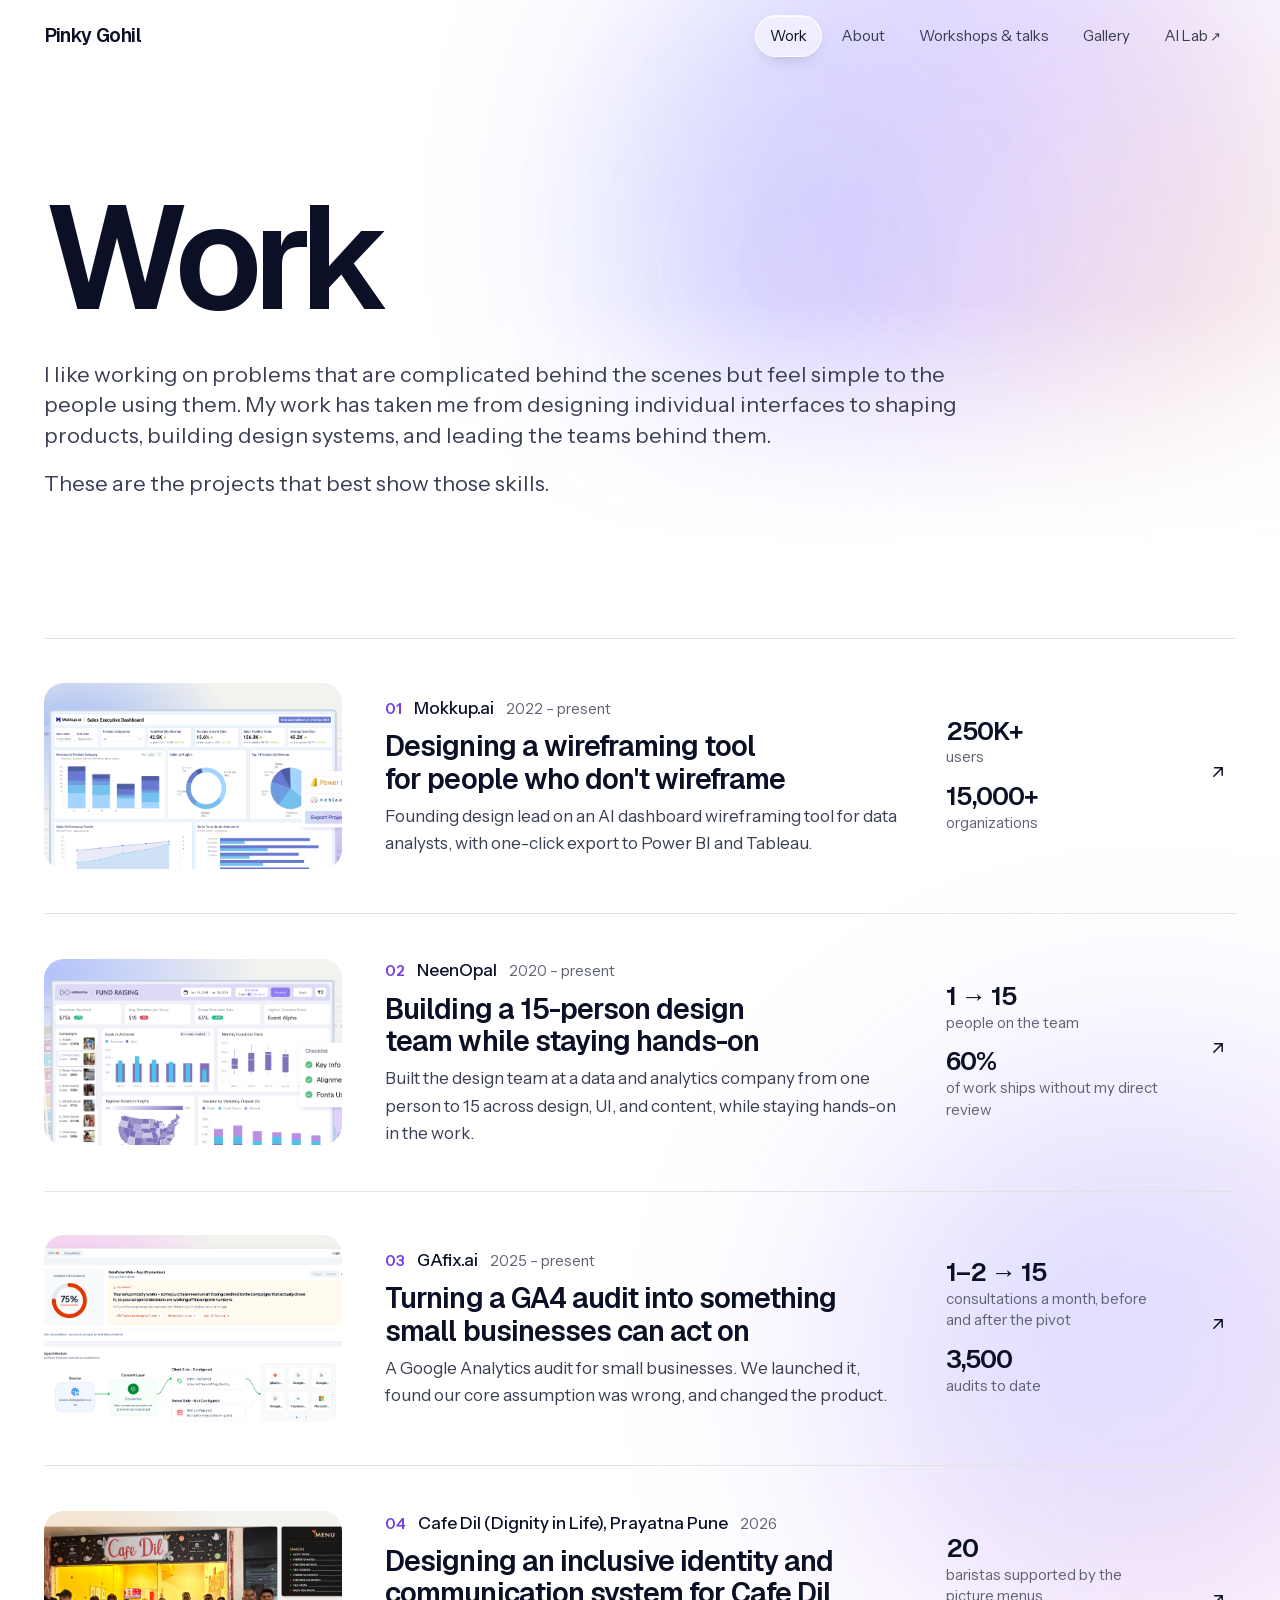
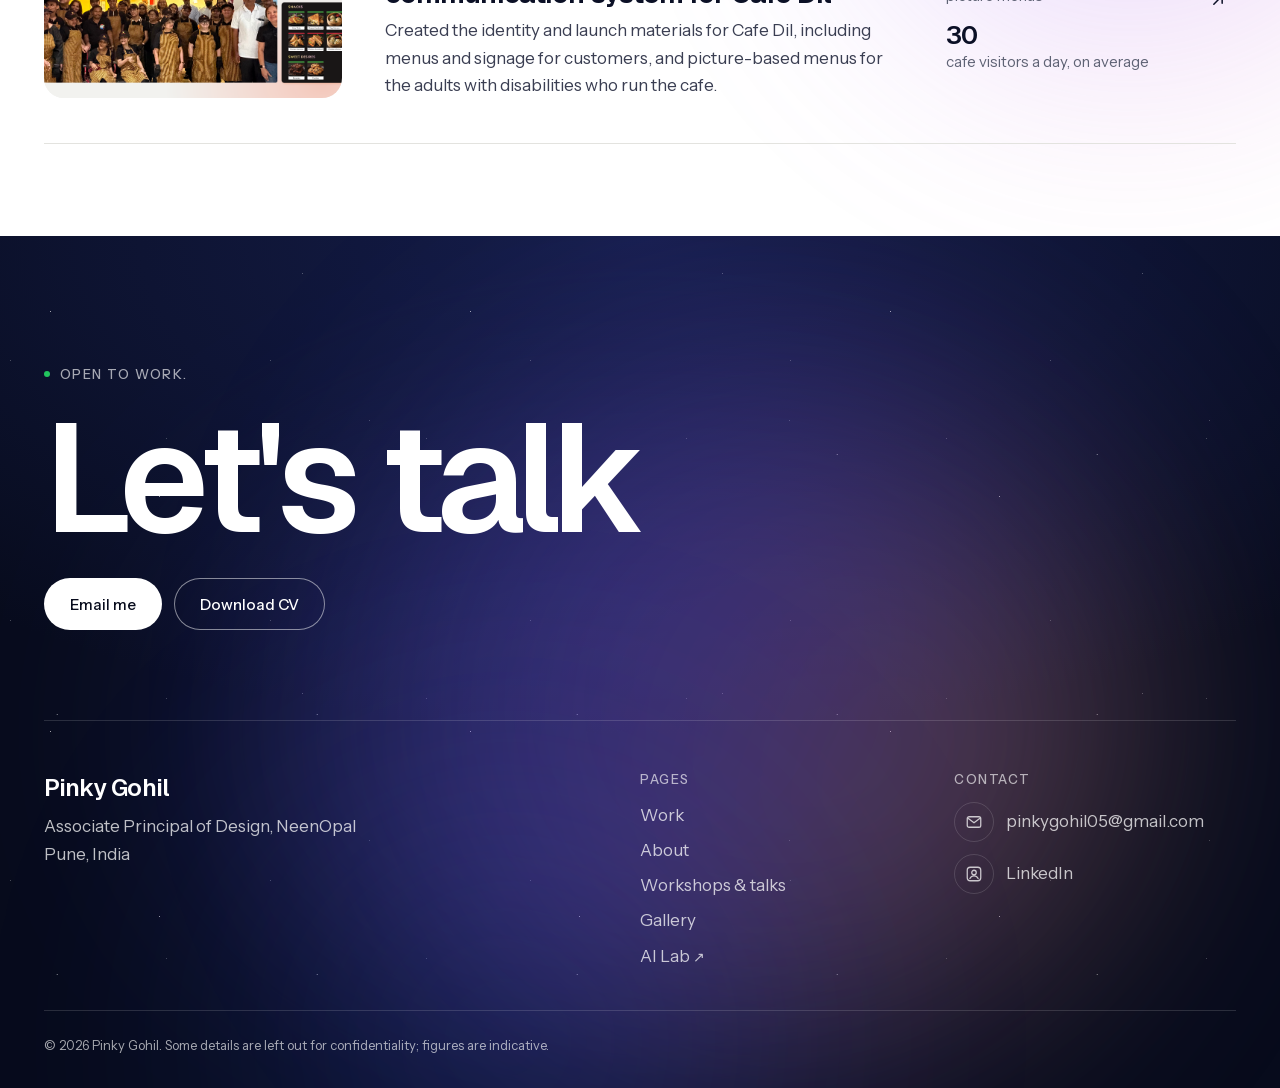
<file: work.html>
<!DOCTYPE html><!--bsuMoSeDAPH348F_zbx7a--><html lang="en" class="__variable_7f4526 __variable_16eff0"><head><meta charSet="utf-8"/><meta name="viewport" content="width=device-width, initial-scale=1"/><link rel="preload" href="/_next/static/media/22a5144ee8d83bca-s.p.woff2" as="font" crossorigin="" type="font/woff2"/><link rel="preload" href="/_next/static/media/26d0ba92e140f0dc-s.p.woff2" as="font" crossorigin="" type="font/woff2"/><link rel="preload" as="image" href="/images/work/mokkup/cover.png"/><link rel="stylesheet" href="/_next/static/css/5245ab1f73a83614.css" data-precedence="next"/><link rel="preload" as="script" fetchPriority="low" href="/_next/static/chunks/webpack-af22bf3c4cb5f9e6.js"/><script src="/_next/static/chunks/4bd1b696-c023c6e3521b1417.js" async=""></script><script src="/_next/static/chunks/255-2005b055456c798b.js" async=""></script><script src="/_next/static/chunks/main-app-e7262eb14bfca8f3.js" async=""></script><script src="/_next/static/chunks/619-9168df9c2a29b74b.js" async=""></script><script src="/_next/static/chunks/app/layout-151059ae1ff36098.js" async=""></script><script src="/_next/static/chunks/356-a59ce54394773204.js" async=""></script><script src="/_next/static/chunks/app/work/page-2bff3ee9dd577a59.js" async=""></script><meta name="next-size-adjust" content=""/><meta name="theme-color" content="#ffffff"/><title>Work · Pinky Gohil</title><meta name="description" content="Case studies in product direction, building a design team, changing strategy on evidence, and brand."/><meta property="og:title" content="Pinky Gohil · Design leader"/><meta property="og:description" content="Design leader who builds design teams and the data-heavy products they ship."/><meta property="og:site_name" content="Pinky Gohil"/><meta property="og:image:type" content="image/jpeg"/><meta property="og:image:width" content="1200"/><meta property="og:image:height" content="630"/><meta property="og:image:alt" content="Pinky Gohil, design leader: I build design teams and the products they ship.
"/><meta property="og:image" content="https://pinkygohil.work/opengraph-image.jpg?4371cc9f3aacae15"/><meta property="og:type" content="website"/><meta name="twitter:card" content="summary_large_image"/><meta name="twitter:title" content="Pinky Gohil · Design leader"/><meta name="twitter:description" content="Design leader who builds design teams and the data-heavy products they ship."/><meta name="twitter:image:type" content="image/jpeg"/><meta name="twitter:image:width" content="1200"/><meta name="twitter:image:height" content="630"/><meta name="twitter:image:alt" content="Pinky Gohil, design leader: I build design teams and the products they ship.
"/><meta name="twitter:image" content="https://pinkygohil.work/twitter-image.jpg?4371cc9f3aacae15"/><link rel="icon" href="/icon.png?6fa09b96e2917589" type="image/png" sizes="192x192"/><link rel="apple-touch-icon" href="/apple-icon.png?e3cf1a2ae6322e36" type="image/png" sizes="180x180"/><script src="/_next/static/chunks/polyfills-42372ed130431b0a.js" noModule=""></script></head><body><div hidden=""><!--$--><!--/$--></div><div id="pg-loader" class="loader" aria-hidden="true"><div class="loader__glow"></div><div class="loader__mark"><p class="loader__name"><span class="loader__ch">P</span><span class="loader__ch">i</span><span class="loader__ch">n</span><span class="loader__ch">k</span><span class="loader__ch">y</span><span class="loader__ch loader__ch--space"> </span><span class="loader__ch">G</span><span class="loader__ch">o</span><span class="loader__ch">h</span><span class="loader__ch">i</span><span class="loader__ch">l</span></p><span class="loader__light"></span><svg class="loader__twinkle" viewBox="0 0 26 26"><defs><linearGradient id="loader-tw" x1="0" y1="0" x2="1" y2="1"><stop offset="0" stop-color="#3d63ff"></stop><stop offset="0.5" stop-color="#a26bff"></stop><stop offset="1" stop-color="#ec5fae"></stop></linearGradient></defs><path fill="url(#loader-tw)" d="M13 0 C13.9 8.2 17.8 12.1 26 13 C17.8 13.9 13.9 17.8 13 26 C12.1 17.8 8.2 13.9 0 13 C8.2 12.1 12.1 8.2 13 0 Z"></path></svg></div></div><noscript><style>#pg-loader{display:none}</style></noscript><script>(function () {
  var root = document.getElementById("pg-loader");
  if (!root) return;
  try {
    if (sessionStorage.getItem("pg-loader-seen")) { root.hidden = true; return; }
    sessionStorage.setItem("pg-loader-seen", "1");
  } catch (e) {}
  root.classList.add("is-on");

  var name = root.querySelector(".loader__name");
  var light = root.querySelector(".loader__light");
  var twinkle = root.querySelector(".loader__twinkle");
  var chars = [].slice.call(root.querySelectorAll(".loader__ch"));
  var reduce = window.matchMedia && window.matchMedia("(prefers-reduced-motion: reduce)").matches;
  var loaded = document.readyState === "complete";
  window.addEventListener("load", function () { loaded = true; });

  function wait(ms) { return new Promise(function (r) { setTimeout(r, ms); }); }
  function ease(t) { return t < 0.5 ? 2 * t * t : 1 - Math.pow(-2 * t + 2, 2) / 2; }

  // Each letter holds a slice of one gradient that spans the whole name.
  function paint() {
    var w = name.scrollWidth;
    chars.forEach(function (c) {
      c.style.backgroundSize = w + "px 100%";
      c.style.backgroundPosition = -c.offsetLeft + "px 0";
    });
  }

  function sweep() {
    return new Promise(function (done) {
      var box = root.querySelector(".loader__mark").getBoundingClientRect();
      var nb = name.getBoundingClientRect();
      var first = chars[0].getBoundingClientRect();
      var last = chars[chars.length - 1].getBoundingClientRect();
      var y = nb.top - box.top + nb.height * 0.56;
      var x0 = first.left - box.left - 14, x1 = last.right - box.left + 6;
      var centers = chars.map(function (c) { var r = c.getBoundingClientRect(); return r.left - box.left + r.width / 2; });
      var t0 = null;
      light.style.opacity = "1";
      function frame(now) {
        if (t0 === null) t0 = now;
        var t = Math.min(1, (now - t0) / 1100), x = x0 + (x1 - x0) * ease(t);
        light.style.transform = "translate(" + x + "px," + y + "px)";
        chars.forEach(function (c, i) { if (x >= centers[i] - 6) c.classList.add("is-in"); });
        if (t < 1) return requestAnimationFrame(frame);
        twinkle.style.left = x + "px";
        twinkle.style.top = y - 2 + "px";
        twinkle.classList.remove("is-go");
        void twinkle.getBoundingClientRect();
        twinkle.classList.add("is-go");
        light.style.opacity = "0";
        setTimeout(done, 700);
      }
      requestAnimationFrame(frame);
    });
  }

  function reset() {
    root.classList.remove("is-clearing");
    chars.forEach(function (c) { c.classList.remove("is-in"); });
    twinkle.classList.remove("is-go");
  }

  function leave() {
    root.classList.add("is-done");
    setTimeout(function () { root.hidden = true; }, 650);
  }

  var fontsReady = document.fonts && document.fonts.ready ? document.fonts.ready : Promise.resolve();
  Promise.race([fontsReady, wait(1500)]).then(async function () {
    paint();
    if (reduce) {
      chars.forEach(function (c) { c.classList.add("is-in"); });
      await wait(800);
      return leave();
    }
    for (var round = 0; round < 3; round++) {
      reset();
      await wait(200);
      await sweep();
      await wait(round === 0 ? 350 : 250);
      if (loaded) break;
      root.classList.add("is-clearing");
      await wait(350);
    }
    leave();
  });
})();</script><a href="#main" class="skip-link">Skip to content</a><header class="header"><div class="header__bar container"><a class="header__name" href="/">Pinky Gohil</a><nav class="header__inline" aria-label="Main"><a class="header__link" aria-current="page" href="/work">Work</a><a class="header__link" href="/about">About</a><a class="header__link" href="/workshops">Workshops &amp; talks</a><a class="header__link" href="/gallery">Gallery</a><a href="https://pinkygohil.github.io/ai-lab" class="header__link" target="_blank" rel="noreferrer">AI Lab<span class="nav-ext" aria-hidden="true">↗</span><span class="visually-hidden"> (opens in a new tab)</span></a></nav><button type="button" class="header__toggle" aria-expanded="false" aria-controls="site-menu"><span class="header__toggle-label">Menu</span><span class="header__burger" aria-hidden="true"><span></span><span></span></span></button></div><div id="site-menu" class="menu" hidden=""><div class="menu__inner container"><nav aria-label="Menu"><ol class="menu__list"><li style="--i:0"><a class="menu__link" href="/">Home</a></li><li style="--i:1"><a class="menu__link" href="/work">Work</a></li><li style="--i:2"><a class="menu__link" href="/about">About</a></li><li style="--i:3"><a class="menu__link" href="/workshops">Workshops &amp; talks</a></li><li style="--i:4"><a class="menu__link" href="/gallery">Gallery</a></li><li style="--i:5"><a href="https://pinkygohil.github.io/ai-lab" class="menu__link" target="_blank" rel="noreferrer">AI Lab<span class="nav-ext" aria-hidden="true">↗</span><span class="visually-hidden"> (opens in a new tab)</span></a></li></ol></nav><div class="menu__aside"><p class="menu__note">Open to design leadership roles</p><a class="menu__email text-link" href="mailto:pinkygohil05@gmail.com">pinkygohil05@gmail.com</a><ul class="menu__socials"><li><a href="https://www.linkedin.com/in/pinkygohil2505/" target="_blank" rel="noreferrer" class="text-link">LinkedIn</a></li></ul></div></div></div></header><main id="main"><div class="glow-zone"><div class="glow-wrap glow-wrap--soft" aria-hidden="true"><div class="glow"></div><div class="glow glow--two"></div></div><header class="page-intro container page-top"><h1 class="page-intro__title">Work</h1><div class="page-intro__text"><p>I like working on problems that are complicated behind the scenes but feel simple to the people using them. My work has taken me from designing individual interfaces to shaping products, building design systems, and leading the teams behind them.</p><p>These are the projects that best show those skills.</p></div></header></div><section class="section section--tight accent-zone"><span class="accent-glow accent-glow--right" style="--accent-top:40%" aria-hidden="true"></span><div class="container"><ol class="worklist"><li class="worklist__item"><a class="worklist__row" href="/work/mokkup"><div class="worklist__thumb"><div class="media" style="aspect-ratio:1.6"><img alt="Mokkup.ai cover" decoding="async" data-nimg="fill" style="position:absolute;height:100%;width:100%;left:0;top:0;right:0;bottom:0;color:transparent" src="/images/work/mokkup/cover.png"/></div></div><div class="worklist__main"><p class="worklist__company"><span class="worklist__num">01</span>Mokkup.ai<span>2022 – present</span></p><h2 class="worklist__title">Designing a wireframing tool for people who don&#x27;t wireframe</h2><p class="worklist__summary">Founding design lead on an AI dashboard wireframing tool for data analysts, with one-click export to Power BI and Tableau.</p></div><dl class="worklist__results"><div><dd>250K+</dd><dt>users</dt></div><div><dd>15,000+</dd><dt>organizations</dt></div></dl><span class="worklist__arrow" aria-hidden="true"><svg width="20" height="20" viewBox="0 0 24 24" fill="none"><path d="M7 17 17 7M8 7h9v9" stroke="currentColor" stroke-width="1.8" stroke-linecap="round"></path></svg></span></a></li><li class="worklist__item"><a class="worklist__row" href="/work/neenopal"><div class="worklist__thumb"><div class="media" style="aspect-ratio:1.6"><img alt="NeenOpal cover" loading="lazy" decoding="async" data-nimg="fill" style="position:absolute;height:100%;width:100%;left:0;top:0;right:0;bottom:0;color:transparent" src="/images/work/neenopal/cover.png"/></div></div><div class="worklist__main"><p class="worklist__company"><span class="worklist__num">02</span>NeenOpal<span>2020 – present</span></p><h2 class="worklist__title">Building a 15-person design team while staying hands-on</h2><p class="worklist__summary">Built the design team at a data and analytics company from one person to 15 across design, UI, and content, while staying hands-on in the work.</p></div><dl class="worklist__results"><div><dd>1 → 15</dd><dt>people on the team</dt></div><div><dd>60%</dd><dt>of work ships without my direct review</dt></div></dl><span class="worklist__arrow" aria-hidden="true"><svg width="20" height="20" viewBox="0 0 24 24" fill="none"><path d="M7 17 17 7M8 7h9v9" stroke="currentColor" stroke-width="1.8" stroke-linecap="round"></path></svg></span></a></li><li class="worklist__item"><a class="worklist__row" href="/work/gafix"><div class="worklist__thumb"><div class="media" style="aspect-ratio:1.6"><img alt="GAfix.ai cover" loading="lazy" decoding="async" data-nimg="fill" style="position:absolute;height:100%;width:100%;left:0;top:0;right:0;bottom:0;color:transparent" src="/images/work/gafix/cover.png"/></div></div><div class="worklist__main"><p class="worklist__company"><span class="worklist__num">03</span>GAfix.ai<span>2025 – present</span></p><h2 class="worklist__title">Turning a GA4 audit into something small businesses can act on</h2><p class="worklist__summary">A Google Analytics audit for small businesses. We launched it, found our core assumption was wrong, and changed the product.</p></div><dl class="worklist__results"><div><dd>1–2 → 15</dd><dt>consultations a month, before and after the pivot</dt></div><div><dd>3,500</dd><dt>audits to date</dt></div></dl><span class="worklist__arrow" aria-hidden="true"><svg width="20" height="20" viewBox="0 0 24 24" fill="none"><path d="M7 17 17 7M8 7h9v9" stroke="currentColor" stroke-width="1.8" stroke-linecap="round"></path></svg></span></a></li><li class="worklist__item"><a class="worklist__row" href="/work/prayatna"><div class="worklist__thumb"><div class="media" style="aspect-ratio:1.6"><img alt="Cafe Dil (Dignity in Life), Prayatna Pune cover" loading="lazy" decoding="async" data-nimg="fill" style="position:absolute;height:100%;width:100%;left:0;top:0;right:0;bottom:0;color:transparent" src="/images/work/prayatna/cover.png"/></div></div><div class="worklist__main"><p class="worklist__company"><span class="worklist__num">04</span>Cafe Dil (Dignity in Life), Prayatna Pune<span>2026</span></p><h2 class="worklist__title">Designing an inclusive identity and communication system for Cafe Dil</h2><p class="worklist__summary">Created the identity and launch materials for Cafe Dil, including menus and signage for customers, and picture-based menus for the adults with disabilities who run the cafe.</p></div><dl class="worklist__results"><div><dd>20</dd><dt>baristas supported by the picture menus</dt></div><div><dd>30</dd><dt>cafe visitors a day, on average</dt></div></dl><span class="worklist__arrow" aria-hidden="true"><svg width="20" height="20" viewBox="0 0 24 24" fill="none"><path d="M7 17 17 7M8 7h9v9" stroke="currentColor" stroke-width="1.8" stroke-linecap="round"></path></svg></span></a></li></ol></div></section><!--$--><!--/$--></main><footer class="footer section--space" id="contact"><div class="space-sky" aria-hidden="true"></div><div class="glow-wrap glow-wrap--night" aria-hidden="true"><div class="glow"></div><div class="glow glow--two"></div></div><div class="container"><div class="footer__cta"><p class="eyebrow"><span class="eyebrow__dot eyebrow__dot--live" aria-hidden="true"></span>Open to work.</p><h2 class="footer__title"><a href="mailto:pinkygohil05@gmail.com">Let&#x27;s talk</a></h2><div class="footer__actions"><a href="mailto:pinkygohil05@gmail.com" class="roll roll--light" rel="noreferrer"><span class="roll__track"><span class="roll__label">Email me</span><span class="roll__label" aria-hidden="true">Email me</span></span></a><a href="/Pinky-Gohil-CV.pdf" class="roll roll--ghost footer__ghost" rel="noreferrer"><span class="roll__track"><span class="roll__label">Download CV</span><span class="roll__label" aria-hidden="true">Download CV</span></span></a></div></div><div class="footer__grid"><div class="footer__id"><p class="footer__name">Pinky Gohil</p><p class="footer__role">Associate Principal of Design<!-- -->, <!-- -->NeenOpal<br/>Pune, India</p></div><nav aria-label="Footer"><p class="footer__head">Pages</p><ul class="footer__list"><li><a href="/work">Work</a></li><li><a href="/about">About</a></li><li><a href="/workshops">Workshops &amp; talks</a></li><li><a href="/gallery">Gallery</a></li><li><a href="https://pinkygohil.github.io/ai-lab" target="_blank" rel="noreferrer">AI Lab<span class="nav-ext" aria-hidden="true">↗</span><span class="visually-hidden"> (opens in a new tab)</span></a></li></ul></nav><div><p class="footer__head">Contact</p><ul class="footer__contact"><li><a href="mailto:pinkygohil05@gmail.com" class="footer__icon-link"><span class="footer__icon" aria-hidden="true"><svg width="18" height="18" viewBox="0 0 24 24" fill="none"><rect x="3" y="5" width="18" height="14" rx="2.5" stroke="currentColor" stroke-width="1.7"></rect><path d="m4 7 8 6 8-6" stroke="currentColor" stroke-width="1.7" stroke-linejoin="round"></path></svg></span>pinkygohil05@gmail.com</a></li><li><a href="https://www.linkedin.com/in/pinkygohil2505/" target="_blank" rel="noreferrer" class="footer__icon-link"><span class="footer__icon" aria-hidden="true"><svg width="18" height="18" viewBox="0 0 24 24" fill="none"><rect x="3" y="3" width="18" height="18" rx="4" stroke="currentColor" stroke-width="1.7"></rect><circle cx="12" cy="10" r="3" stroke="currentColor" stroke-width="1.7"></circle><path d="M6.5 18c1.2-2.4 3.1-3.5 5.5-3.5s4.3 1.1 5.5 3.5" stroke="currentColor" stroke-width="1.7" stroke-linecap="round"></path></svg></span>LinkedIn</a></li></ul></div></div><p class="footer__legal">© <!-- -->2026<!-- --> <!-- -->Pinky Gohil<!-- -->. Some details are left out for confidentiality; figures are indicative.</p></div></footer><script src="/_next/static/chunks/webpack-af22bf3c4cb5f9e6.js" id="_R_" async=""></script><script>(self.__next_f=self.__next_f||[]).push([0])</script><script>self.__next_f.push([1,"1:\"$Sreact.fragment\"\na:I[7150,[],\"\"]\n:HL[\"/_next/static/media/22a5144ee8d83bca-s.p.woff2\",\"font\",{\"crossOrigin\":\"\",\"type\":\"font/woff2\"}]\n:HL[\"/_next/static/media/26d0ba92e140f0dc-s.p.woff2\",\"font\",{\"crossOrigin\":\"\",\"type\":\"font/woff2\"}]\n:HL[\"/_next/static/css/5245ab1f73a83614.css\",\"style\"]\n2:Td0a,"])</script><script>self.__next_f.push([1,"(function () {\n  var root = document.getElementById(\"pg-loader\");\n  if (!root) return;\n  try {\n    if (sessionStorage.getItem(\"pg-loader-seen\")) { root.hidden = true; return; }\n    sessionStorage.setItem(\"pg-loader-seen\", \"1\");\n  } catch (e) {}\n  root.classList.add(\"is-on\");\n\n  var name = root.querySelector(\".loader__name\");\n  var light = root.querySelector(\".loader__light\");\n  var twinkle = root.querySelector(\".loader__twinkle\");\n  var chars = [].slice.call(root.querySelectorAll(\".loader__ch\"));\n  var reduce = window.matchMedia \u0026\u0026 window.matchMedia(\"(prefers-reduced-motion: reduce)\").matches;\n  var loaded = document.readyState === \"complete\";\n  window.addEventListener(\"load\", function () { loaded = true; });\n\n  function wait(ms) { return new Promise(function (r) { setTimeout(r, ms); }); }\n  function ease(t) { return t \u003c 0.5 ? 2 * t * t : 1 - Math.pow(-2 * t + 2, 2) / 2; }\n\n  // Each letter holds a slice of one gradient that spans the whole name.\n  function paint() {\n    var w = name.scrollWidth;\n    chars.forEach(function (c) {\n      c.style.backgroundSize = w + \"px 100%\";\n      c.style.backgroundPosition = -c.offsetLeft + \"px 0\";\n    });\n  }\n\n  function sweep() {\n    return new Promise(function (done) {\n      var box = root.querySelector(\".loader__mark\").getBoundingClientRect();\n      var nb = name.getBoundingClientRect();\n      var first = chars[0].getBoundingClientRect();\n      var last = chars[chars.length - 1].getBoundingClientRect();\n      var y = nb.top - box.top + nb.height * 0.56;\n      var x0 = first.left - box.left - 14, x1 = last.right - box.left + 6;\n      var centers = chars.map(function (c) { var r = c.getBoundingClientRect(); return r.left - box.left + r.width / 2; });\n      var t0 = null;\n      light.style.opacity = \"1\";\n      function frame(now) {\n        if (t0 === null) t0 = now;\n        var t = Math.min(1, (now - t0) / 1100), x = x0 + (x1 - x0) * ease(t);\n        light.style.transform = \"translate(\" + x + \"px,\" + y + \"px)\";\n        chars.forEach(function (c, i) { if (x \u003e= centers[i] - 6) c.classList.add(\"is-in\"); });\n        if (t \u003c 1) return requestAnimationFrame(frame);\n        twinkle.style.left = x + \"px\";\n        twinkle.style.top = y - 2 + \"px\";\n        twinkle.classList.remove(\"is-go\");\n        void twinkle.getBoundingClientRect();\n        twinkle.classList.add(\"is-go\");\n        light.style.opacity = \"0\";\n        setTimeout(done, 700);\n      }\n      requestAnimationFrame(frame);\n    });\n  }\n\n  function reset() {\n    root.classList.remove(\"is-clearing\");\n    chars.forEach(function (c) { c.classList.remove(\"is-in\"); });\n    twinkle.classList.remove(\"is-go\");\n  }\n\n  function leave() {\n    root.classList.add(\"is-done\");\n    setTimeout(function () { root.hidden = true; }, 650);\n  }\n\n  var fontsReady = document.fonts \u0026\u0026 document.fonts.ready ? document.fonts.ready : Promise.resolve();\n  Promise.race([fontsReady, wait(1500)]).then(async function () {\n    paint();\n    if (reduce) {\n      chars.forEach(function (c) { c.classList.add(\"is-in\"); });\n      await wait(800);\n      return leave();\n    }\n    for (var round = 0; round \u003c 3; round++) {\n      reset();\n      await wait(200);\n      await sweep();\n      await wait(round === 0 ? 350 : 250);\n      if (loaded) break;\n      root.classList.add(\"is-clearing\");\n      await wait(350);\n    }\n    leave();\n  });\n})();"])</script><script>self.__next_f.push([1,"0:{\"P\":null,\"b\":\"bsuMoSeDAPH348F-zbx7a\",\"p\":\"\",\"c\":[\"\",\"work\"],\"i\":false,\"f\":[[[\"\",{\"children\":[\"work\",{\"children\":[\"__PAGE__\",{}]}]},\"$undefined\",\"$undefined\",true],[\"\",[\"$\",\"$1\",\"c\",{\"children\":[[[\"$\",\"link\",\"0\",{\"rel\":\"stylesheet\",\"href\":\"/_next/static/css/5245ab1f73a83614.css\",\"precedence\":\"next\",\"crossOrigin\":\"$undefined\",\"nonce\":\"$undefined\"}]],[\"$\",\"html\",null,{\"lang\":\"en\",\"className\":\"__variable_7f4526 __variable_16eff0\",\"children\":[\"$\",\"body\",null,{\"children\":[[[\"$\",\"div\",null,{\"id\":\"pg-loader\",\"className\":\"loader\",\"aria-hidden\":\"true\",\"suppressHydrationWarning\":true,\"children\":[[\"$\",\"div\",null,{\"className\":\"loader__glow\"}],[\"$\",\"div\",null,{\"className\":\"loader__mark\",\"children\":[[\"$\",\"p\",null,{\"className\":\"loader__name\",\"children\":[[\"$\",\"span\",\"0\",{\"className\":\"loader__ch\",\"suppressHydrationWarning\":true,\"children\":\"P\"}],[\"$\",\"span\",\"1\",{\"className\":\"loader__ch\",\"suppressHydrationWarning\":true,\"children\":\"i\"}],[\"$\",\"span\",\"2\",{\"className\":\"loader__ch\",\"suppressHydrationWarning\":true,\"children\":\"n\"}],[\"$\",\"span\",\"3\",{\"className\":\"loader__ch\",\"suppressHydrationWarning\":true,\"children\":\"k\"}],[\"$\",\"span\",\"4\",{\"className\":\"loader__ch\",\"suppressHydrationWarning\":true,\"children\":\"y\"}],[\"$\",\"span\",\"5\",{\"className\":\"loader__ch loader__ch--space\",\"suppressHydrationWarning\":true,\"children\":\" \"}],[\"$\",\"span\",\"6\",{\"className\":\"loader__ch\",\"suppressHydrationWarning\":true,\"children\":\"G\"}],[\"$\",\"span\",\"7\",{\"className\":\"loader__ch\",\"suppressHydrationWarning\":true,\"children\":\"o\"}],[\"$\",\"span\",\"8\",{\"className\":\"loader__ch\",\"suppressHydrationWarning\":true,\"children\":\"h\"}],[\"$\",\"span\",\"9\",{\"className\":\"loader__ch\",\"suppressHydrationWarning\":true,\"children\":\"i\"}],[\"$\",\"span\",\"10\",{\"className\":\"loader__ch\",\"suppressHydrationWarning\":true,\"children\":\"l\"}]]}],[\"$\",\"span\",null,{\"className\":\"loader__light\",\"suppressHydrationWarning\":true}],[\"$\",\"svg\",null,{\"className\":\"loader__twinkle\",\"viewBox\":\"0 0 26 26\",\"suppressHydrationWarning\":true,\"children\":[[\"$\",\"defs\",null,{\"children\":[\"$\",\"linearGradient\",null,{\"id\":\"loader-tw\",\"x1\":\"0\",\"y1\":\"0\",\"x2\":\"1\",\"y2\":\"1\",\"children\":[[\"$\",\"stop\",null,{\"offset\":\"0\",\"stopColor\":\"#3d63ff\"}],[\"$\",\"stop\",null,{\"offset\":\"0.5\",\"stopColor\":\"#a26bff\"}],[\"$\",\"stop\",null,{\"offset\":\"1\",\"stopColor\":\"#ec5fae\"}]]}]}],[\"$\",\"path\",null,{\"fill\":\"url(#loader-tw)\",\"d\":\"M13 0 C13.9 8.2 17.8 12.1 26 13 C17.8 13.9 13.9 17.8 13 26 C12.1 17.8 8.2 13.9 0 13 C8.2 12.1 12.1 8.2 13 0 Z\"}]]}]]}]]}],[\"$\",\"noscript\",null,{\"children\":[\"$\",\"style\",null,{\"children\":\"#pg-loader{display:none}\"}]}],[\"$\",\"script\",null,{\"dangerouslySetInnerHTML\":{\"__html\":\"$2\"}}]],\"$L3\",\"$L4\",\"$L5\",\"$L6\",false]}]}]]}],{\"children\":[\"work\",\"$L7\",{\"children\":[\"__PAGE__\",\"$L8\",{},null,false]},null,false]},null,false],\"$L9\",false]],\"m\":\"$undefined\",\"G\":[\"$a\",[]],\"s\":false,\"S\":true}\n"])</script><script>self.__next_f.push([1,"b:I[340,[\"619\",\"static/chunks/619-9168df9c2a29b74b.js\",\"177\",\"static/chunks/app/layout-151059ae1ff36098.js\"],\"Header\"]\nc:I[9766,[],\"\"]\nd:I[8924,[],\"\"]\ne:I[2619,[\"356\",\"static/chunks/356-a59ce54394773204.js\",\"619\",\"static/chunks/619-9168df9c2a29b74b.js\",\"246\",\"static/chunks/app/work/page-2bff3ee9dd577a59.js\"],\"\"]\nf:I[7073,[\"356\",\"static/chunks/356-a59ce54394773204.js\",\"619\",\"static/chunks/619-9168df9c2a29b74b.js\",\"246\",\"static/chunks/app/work/page-2bff3ee9dd577a59.js\"],\"Glow\"]\n10:I[1356,[\"356\",\"static/chunks/356-a59ce54394773204.js\",\"619\",\"static/chunks/619-9168df9c2a29b74b.js\",\"246\",\"static/chunks/app/work/page-2bff3ee9dd577a59.js\"],\"Image\"]\n14:I[4431,[],\"ViewportBoundary\"]\n16:I[4431,[],\"MetadataBoundary\"]\n17:\"$Sreact.suspense\"\n3:[\"$\",\"a\",null,{\"href\":\"#main\",\"className\":\"skip-link\",\"children\":\"Skip to content\"}]\n4:[\"$\",\"$Lb\",null,{}]\n"])</script><script>self.__next_f.push([1,"5:[\"$\",\"main\",null,{\"id\":\"main\",\"children\":[\"$\",\"$Lc\",null,{\"parallelRouterKey\":\"children\",\"error\":\"$undefined\",\"errorStyles\":\"$undefined\",\"errorScripts\":\"$undefined\",\"template\":[\"$\",\"$Ld\",null,{}],\"templateStyles\":\"$undefined\",\"templateScripts\":\"$undefined\",\"notFound\":[[\"$\",\"section\",null,{\"className\":\"not-found container page-top\",\"children\":[[\"$\",\"h1\",null,{\"className\":\"not-found__title\",\"children\":\"404\"}],[\"$\",\"p\",null,{\"className\":\"not-found__text\",\"children\":\"This page doesn't exist. The work is a click away.\"}],[\"$\",\"div\",null,{\"className\":\"not-found__actions\",\"children\":[[\"$\",\"$Le\",null,{\"href\":\"/work\",\"className\":\"roll\",\"children\":[\"$\",\"span\",null,{\"className\":\"roll__track\",\"children\":[[\"$\",\"span\",null,{\"className\":\"roll__label\",\"children\":\"See the work\"}],[\"$\",\"span\",null,{\"className\":\"roll__label\",\"aria-hidden\":\"true\",\"children\":\"See the work\"}]]}]}],[\"$\",\"$Le\",null,{\"href\":\"/\",\"className\":\"text-link\",\"children\":\"Back to home\"}]]}]]}],[]],\"forbidden\":\"$undefined\",\"unauthorized\":\"$undefined\"}]}]\n"])</script><script>self.__next_f.push([1,"6:[\"$\",\"footer\",null,{\"className\":\"footer section--space\",\"id\":\"contact\",\"children\":[[\"$\",\"div\",null,{\"className\":\"space-sky\",\"aria-hidden\":\"true\"}],[\"$\",\"$Lf\",null,{\"tone\":\"night\"}],[\"$\",\"div\",null,{\"className\":\"container\",\"children\":[[\"$\",\"div\",null,{\"className\":\"footer__cta\",\"children\":[[\"$\",\"p\",null,{\"className\":\"eyebrow\",\"children\":[[\"$\",\"span\",null,{\"className\":\"eyebrow__dot eyebrow__dot--live\",\"aria-hidden\":\"true\"}],\"Open to work.\"]}],[\"$\",\"h2\",null,{\"className\":\"footer__title\",\"children\":[\"$\",\"a\",null,{\"href\":\"mailto:pinkygohil05@gmail.com\",\"children\":\"Let's talk\"}]}],[\"$\",\"div\",null,{\"className\":\"footer__actions\",\"children\":[[\"$\",\"a\",null,{\"href\":\"mailto:pinkygohil05@gmail.com\",\"className\":\"roll roll--light\",\"target\":\"$undefined\",\"rel\":\"noreferrer\",\"children\":[\"$\",\"span\",null,{\"className\":\"roll__track\",\"children\":[[\"$\",\"span\",null,{\"className\":\"roll__label\",\"children\":\"Email me\"}],[\"$\",\"span\",null,{\"className\":\"roll__label\",\"aria-hidden\":\"true\",\"children\":\"Email me\"}]]}]}],[\"$\",\"a\",null,{\"href\":\"/Pinky-Gohil-CV.pdf\",\"className\":\"roll roll--ghost footer__ghost\",\"target\":\"$undefined\",\"rel\":\"noreferrer\",\"children\":[\"$\",\"span\",null,{\"className\":\"roll__track\",\"children\":[[\"$\",\"span\",null,{\"className\":\"roll__label\",\"children\":\"Download CV\"}],[\"$\",\"span\",null,{\"className\":\"roll__label\",\"aria-hidden\":\"true\",\"children\":\"Download CV\"}]]}]}]]}]]}],[\"$\",\"div\",null,{\"className\":\"footer__grid\",\"children\":[[\"$\",\"div\",null,{\"className\":\"footer__id\",\"children\":[[\"$\",\"p\",null,{\"className\":\"footer__name\",\"children\":\"Pinky Gohil\"}],[\"$\",\"p\",null,{\"className\":\"footer__role\",\"children\":[\"Associate Principal of Design\",\", \",\"NeenOpal\",[\"$\",\"br\",null,{}],\"Pune, India\"]}]]}],[\"$\",\"nav\",null,{\"aria-label\":\"Footer\",\"children\":[[\"$\",\"p\",null,{\"className\":\"footer__head\",\"children\":\"Pages\"}],[\"$\",\"ul\",null,{\"className\":\"footer__list\",\"children\":[[\"$\",\"li\",\"/work\",{\"children\":[\"$\",\"$Le\",null,{\"href\":\"/work\",\"className\":\"$undefined\",\"children\":\"Work\"}]}],[\"$\",\"li\",\"/about\",{\"children\":[\"$\",\"$Le\",null,{\"href\":\"/about\",\"className\":\"$undefined\",\"children\":\"About\"}]}],[\"$\",\"li\",\"/workshops\",{\"children\":[\"$\",\"$Le\",null,{\"href\":\"/workshops\",\"className\":\"$undefined\",\"children\":\"Workshops \u0026 talks\"}]}],[\"$\",\"li\",\"/gallery\",{\"children\":[\"$\",\"$Le\",null,{\"href\":\"/gallery\",\"className\":\"$undefined\",\"children\":\"Gallery\"}]}],[\"$\",\"li\",\"https://pinkygohil.github.io/ai-lab\",{\"children\":[\"$\",\"a\",null,{\"href\":\"https://pinkygohil.github.io/ai-lab\",\"className\":\"$undefined\",\"target\":\"_blank\",\"rel\":\"noreferrer\",\"children\":[\"AI Lab\",[\"$\",\"span\",null,{\"className\":\"nav-ext\",\"aria-hidden\":\"true\",\"children\":\"↗\"}],[\"$\",\"span\",null,{\"className\":\"visually-hidden\",\"children\":\" (opens in a new tab)\"}]]}]}]]}]]}],[\"$\",\"div\",null,{\"children\":[[\"$\",\"p\",null,{\"className\":\"footer__head\",\"children\":\"Contact\"}],[\"$\",\"ul\",null,{\"className\":\"footer__contact\",\"children\":[[\"$\",\"li\",null,{\"children\":[\"$\",\"a\",null,{\"href\":\"mailto:pinkygohil05@gmail.com\",\"className\":\"footer__icon-link\",\"children\":[[\"$\",\"span\",null,{\"className\":\"footer__icon\",\"aria-hidden\":\"true\",\"children\":[\"$\",\"svg\",null,{\"width\":\"18\",\"height\":\"18\",\"viewBox\":\"0 0 24 24\",\"fill\":\"none\",\"children\":[[\"$\",\"rect\",null,{\"x\":\"3\",\"y\":\"5\",\"width\":\"18\",\"height\":\"14\",\"rx\":\"2.5\",\"stroke\":\"currentColor\",\"strokeWidth\":\"1.7\"}],[\"$\",\"path\",null,{\"d\":\"m4 7 8 6 8-6\",\"stroke\":\"currentColor\",\"strokeWidth\":\"1.7\",\"strokeLinejoin\":\"round\"}]]}]}],\"pinkygohil05@gmail.com\"]}]}],[[\"$\",\"li\",\"https://www.linkedin.com/in/pinkygohil2505/\",{\"children\":[\"$\",\"a\",null,{\"href\":\"https://www.linkedin.com/in/pinkygohil2505/\",\"target\":\"_blank\",\"rel\":\"noreferrer\",\"className\":\"footer__icon-link\",\"children\":[[\"$\",\"span\",null,{\"className\":\"footer__icon\",\"aria-hidden\":\"true\",\"children\":[\"$\",\"svg\",null,{\"width\":\"18\",\"height\":\"18\",\"viewBox\":\"0 0 24 24\",\"fill\":\"none\",\"children\":[[\"$\",\"rect\",null,{\"x\":\"3\",\"y\":\"3\",\"width\":\"18\",\"height\":\"18\",\"rx\":\"4\",\"stroke\":\"currentColor\",\"strokeWidth\":\"1.7\"}],[\"$\",\"circle\",null,{\"cx\":\"12\",\"cy\":\"10\",\"r\":\"3\",\"stroke\":\"currentColor\",\"strokeWidth\":\"1.7\"}],[\"$\",\"path\",null,{\"d\":\"M6.5 18c1.2-2.4 3.1-3.5 5.5-3.5s4.3 1.1 5.5 3.5\",\"stroke\":\"currentColor\",\"strokeWidth\":\"1.7\",\"strokeLinecap\":\"round\"}]]}]}],\"LinkedIn\"]}]}]]]}]]}]]}],[\"$\",\"p\",null,{\"className\":\"footer__legal\",\"children\":[\"© \",2026,\" \",\"Pinky Gohil\",\". Some details are left out for confidentiality; figures are indicative.\"]}]]}]]}]\n"])</script><script>self.__next_f.push([1,"7:[\"$\",\"$1\",\"c\",{\"children\":[null,[\"$\",\"$Lc\",null,{\"parallelRouterKey\":\"children\",\"error\":\"$undefined\",\"errorStyles\":\"$undefined\",\"errorScripts\":\"$undefined\",\"template\":[\"$\",\"$Ld\",null,{}],\"templateStyles\":\"$undefined\",\"templateScripts\":\"$undefined\",\"notFound\":\"$undefined\",\"forbidden\":\"$undefined\",\"unauthorized\":\"$undefined\"}]]}]\n"])</script><script>self.__next_f.push([1,"8:[\"$\",\"$1\",\"c\",{\"children\":[[[\"$\",\"div\",null,{\"className\":\"glow-zone\",\"children\":[[\"$\",\"$Lf\",null,{}],[\"$\",\"header\",null,{\"className\":\"page-intro container page-top\",\"children\":[[\"$\",\"h1\",null,{\"className\":\"page-intro__title\",\"children\":\"Work\"}],[\"$\",\"div\",null,{\"className\":\"page-intro__text\",\"children\":[[\"$\",\"p\",\"I like working on problems that are complicated behind the scenes but feel simple to the people using them. My work has taken me from designing individual interfaces to shaping products, building design systems, and leading the teams behind them.\",{\"children\":\"I like working on problems that are complicated behind the scenes but feel simple to the people using them. My work has taken me from designing individual interfaces to shaping products, building design systems, and leading the teams behind them.\"}],[\"$\",\"p\",\"These are the projects that best show those skills.\",{\"children\":\"These are the projects that best show those skills.\"}]]}]]}]]}],[\"$\",\"section\",null,{\"className\":\"section section--tight accent-zone\",\"children\":[[\"$\",\"span\",null,{\"className\":\"accent-glow accent-glow--right\",\"style\":{\"--accent-top\":\"40%\"},\"aria-hidden\":\"true\"}],[\"$\",\"div\",null,{\"className\":\"container\",\"children\":[\"$\",\"ol\",null,{\"className\":\"worklist\",\"children\":[[\"$\",\"li\",\"mokkup\",{\"className\":\"worklist__item\",\"children\":[\"$\",\"$Le\",null,{\"href\":\"/work/mokkup\",\"className\":\"worklist__row\",\"children\":[[\"$\",\"div\",null,{\"className\":\"worklist__thumb\",\"children\":[\"$\",\"div\",null,{\"className\":\"media\",\"style\":{\"aspectRatio\":\"1.6\"},\"children\":[\"$\",\"$L10\",null,{\"src\":\"/images/work/mokkup/cover.png\",\"alt\":\"Mokkup.ai cover\",\"fill\":true,\"sizes\":\"(min-width: 900px) 360px, 100vw\",\"priority\":true,\"quality\":90}]}]}],[\"$\",\"div\",null,{\"className\":\"worklist__main\",\"children\":[[\"$\",\"p\",null,{\"className\":\"worklist__company\",\"children\":[[\"$\",\"span\",null,{\"className\":\"worklist__num\",\"children\":\"01\"}],\"Mokkup.ai\",[\"$\",\"span\",null,{\"children\":\"2022 – present\"}]]}],[\"$\",\"h2\",null,{\"className\":\"worklist__title\",\"children\":\"Designing a wireframing tool for people who don't wireframe\"}],[\"$\",\"p\",null,{\"className\":\"worklist__summary\",\"children\":\"Founding design lead on an AI dashboard wireframing tool for data analysts, with one-click export to Power BI and Tableau.\"}]]}],[\"$\",\"dl\",null,{\"className\":\"worklist__results\",\"children\":[[\"$\",\"div\",\"250K+\",{\"children\":[[\"$\",\"dd\",null,{\"children\":\"250K+\"}],[\"$\",\"dt\",null,{\"children\":\"users\"}]]}],[\"$\",\"div\",\"15,000+\",{\"children\":[[\"$\",\"dd\",null,{\"children\":\"15,000+\"}],[\"$\",\"dt\",null,{\"children\":\"organizations\"}]]}]]}],[\"$\",\"span\",null,{\"className\":\"worklist__arrow\",\"aria-hidden\":\"true\",\"children\":[\"$\",\"svg\",null,{\"width\":\"20\",\"height\":\"20\",\"viewBox\":\"0 0 24 24\",\"fill\":\"none\",\"children\":[\"$\",\"path\",null,{\"d\":\"M7 17 17 7M8 7h9v9\",\"stroke\":\"currentColor\",\"strokeWidth\":\"1.8\",\"strokeLinecap\":\"round\"}]}]}]]}]}],[\"$\",\"li\",\"neenopal\",{\"className\":\"worklist__item\",\"children\":[\"$\",\"$Le\",null,{\"href\":\"/work/neenopal\",\"className\":\"worklist__row\",\"children\":[[\"$\",\"div\",null,{\"className\":\"worklist__thumb\",\"children\":[\"$\",\"div\",null,{\"className\":\"media\",\"style\":{\"aspectRatio\":\"1.6\"},\"children\":[\"$\",\"$L10\",null,{\"src\":\"/images/work/neenopal/cover.png\",\"alt\":\"NeenOpal cover\",\"fill\":true,\"sizes\":\"(min-width: 900px) 360px, 100vw\",\"priority\":false,\"quality\":90}]}]}],[\"$\",\"div\",null,{\"className\":\"worklist__main\",\"children\":[[\"$\",\"p\",null,{\"className\":\"worklist__company\",\"children\":[[\"$\",\"span\",null,{\"className\":\"worklist__num\",\"children\":\"02\"}],\"NeenOpal\",[\"$\",\"span\",null,{\"children\":\"2020 – present\"}]]}],[\"$\",\"h2\",null,{\"className\":\"worklist__title\",\"children\":\"Building a 15-person design team while staying hands-on\"}],[\"$\",\"p\",null,{\"className\":\"worklist__summary\",\"children\":\"Built the design team at a data and analytics company from one person to 15 across design, UI, and content, while staying hands-on in the work.\"}]]}],[\"$\",\"dl\",null,{\"className\":\"worklist__results\",\"children\":[[\"$\",\"div\",\"1 → 15\",{\"children\":[[\"$\",\"dd\",null,{\"children\":\"1 → 15\"}],[\"$\",\"dt\",null,{\"children\":\"people on the team\"}]]}],[\"$\",\"div\",\"60%\",{\"children\":[[\"$\",\"dd\",null,{\"children\":\"60%\"}],[\"$\",\"dt\",null,{\"children\":\"of work ships without my direct review\"}]]}]]}],[\"$\",\"span\",null,{\"className\":\"worklist__arrow\",\"aria-hidden\":\"true\",\"children\":[\"$\",\"svg\",null,{\"width\":\"20\",\"height\":\"20\",\"viewBox\":\"0 0 24 24\",\"fill\":\"none\",\"children\":[\"$\",\"path\",null,{\"d\":\"M7 17 17 7M8 7h9v9\",\"stroke\":\"currentColor\",\"strokeWidth\":\"1.8\",\"strokeLinecap\":\"round\"}]}]}]]}]}],\"$L11\",\"$L12\"]}]}]]}]],null,\"$L13\"]}]\n"])</script><script>self.__next_f.push([1,"9:[\"$\",\"$1\",\"h\",{\"children\":[null,[[\"$\",\"$L14\",null,{\"children\":\"$L15\"}],[\"$\",\"meta\",null,{\"name\":\"next-size-adjust\",\"content\":\"\"}]],[\"$\",\"$L16\",null,{\"children\":[\"$\",\"div\",null,{\"hidden\":true,\"children\":[\"$\",\"$17\",null,{\"fallback\":null,\"children\":\"$L18\"}]}]}]]}]\n"])</script><script>self.__next_f.push([1,"19:I[4431,[],\"OutletBoundary\"]\n1b:I[5278,[],\"AsyncMetadataOutlet\"]\n"])</script><script>self.__next_f.push([1,"11:[\"$\",\"li\",\"gafix\",{\"className\":\"worklist__item\",\"children\":[\"$\",\"$Le\",null,{\"href\":\"/work/gafix\",\"className\":\"worklist__row\",\"children\":[[\"$\",\"div\",null,{\"className\":\"worklist__thumb\",\"children\":[\"$\",\"div\",null,{\"className\":\"media\",\"style\":{\"aspectRatio\":\"1.6\"},\"children\":[\"$\",\"$L10\",null,{\"src\":\"/images/work/gafix/cover.png\",\"alt\":\"GAfix.ai cover\",\"fill\":true,\"sizes\":\"(min-width: 900px) 360px, 100vw\",\"priority\":false,\"quality\":90}]}]}],[\"$\",\"div\",null,{\"className\":\"worklist__main\",\"children\":[[\"$\",\"p\",null,{\"className\":\"worklist__company\",\"children\":[[\"$\",\"span\",null,{\"className\":\"worklist__num\",\"children\":\"03\"}],\"GAfix.ai\",[\"$\",\"span\",null,{\"children\":\"2025 – present\"}]]}],[\"$\",\"h2\",null,{\"className\":\"worklist__title\",\"children\":\"Turning a GA4 audit into something small businesses can act on\"}],[\"$\",\"p\",null,{\"className\":\"worklist__summary\",\"children\":\"A Google Analytics audit for small businesses. We launched it, found our core assumption was wrong, and changed the product.\"}]]}],[\"$\",\"dl\",null,{\"className\":\"worklist__results\",\"children\":[[\"$\",\"div\",\"1–2 → 15\",{\"children\":[[\"$\",\"dd\",null,{\"children\":\"1–2 → 15\"}],[\"$\",\"dt\",null,{\"children\":\"consultations a month, before and after the pivot\"}]]}],[\"$\",\"div\",\"3,500\",{\"children\":[[\"$\",\"dd\",null,{\"children\":\"3,500\"}],[\"$\",\"dt\",null,{\"children\":\"audits to date\"}]]}]]}],[\"$\",\"span\",null,{\"className\":\"worklist__arrow\",\"aria-hidden\":\"true\",\"children\":[\"$\",\"svg\",null,{\"width\":\"20\",\"height\":\"20\",\"viewBox\":\"0 0 24 24\",\"fill\":\"none\",\"children\":[\"$\",\"path\",null,{\"d\":\"M7 17 17 7M8 7h9v9\",\"stroke\":\"currentColor\",\"strokeWidth\":\"1.8\",\"strokeLinecap\":\"round\"}]}]}]]}]}]\n"])</script><script>self.__next_f.push([1,"12:[\"$\",\"li\",\"prayatna\",{\"className\":\"worklist__item\",\"children\":[\"$\",\"$Le\",null,{\"href\":\"/work/prayatna\",\"className\":\"worklist__row\",\"children\":[[\"$\",\"div\",null,{\"className\":\"worklist__thumb\",\"children\":[\"$\",\"div\",null,{\"className\":\"media\",\"style\":{\"aspectRatio\":\"1.6\"},\"children\":[\"$\",\"$L10\",null,{\"src\":\"/images/work/prayatna/cover.png\",\"alt\":\"Cafe Dil (Dignity in Life), Prayatna Pune cover\",\"fill\":true,\"sizes\":\"(min-width: 900px) 360px, 100vw\",\"priority\":false,\"quality\":90}]}]}],[\"$\",\"div\",null,{\"className\":\"worklist__main\",\"children\":[[\"$\",\"p\",null,{\"className\":\"worklist__company\",\"children\":[[\"$\",\"span\",null,{\"className\":\"worklist__num\",\"children\":\"04\"}],\"Cafe Dil (Dignity in Life), Prayatna Pune\",[\"$\",\"span\",null,{\"children\":\"2026\"}]]}],[\"$\",\"h2\",null,{\"className\":\"worklist__title\",\"children\":\"Designing an inclusive identity and communication system for Cafe Dil\"}],[\"$\",\"p\",null,{\"className\":\"worklist__summary\",\"children\":\"Created the identity and launch materials for Cafe Dil, including menus and signage for customers, and picture-based menus for the adults with disabilities who run the cafe.\"}]]}],[\"$\",\"dl\",null,{\"className\":\"worklist__results\",\"children\":[[\"$\",\"div\",\"20\",{\"children\":[[\"$\",\"dd\",null,{\"children\":\"20\"}],[\"$\",\"dt\",null,{\"children\":\"baristas supported by the picture menus\"}]]}],[\"$\",\"div\",\"30\",{\"children\":[[\"$\",\"dd\",null,{\"children\":\"30\"}],[\"$\",\"dt\",null,{\"children\":\"cafe visitors a day, on average\"}]]}]]}],[\"$\",\"span\",null,{\"className\":\"worklist__arrow\",\"aria-hidden\":\"true\",\"children\":[\"$\",\"svg\",null,{\"width\":\"20\",\"height\":\"20\",\"viewBox\":\"0 0 24 24\",\"fill\":\"none\",\"children\":[\"$\",\"path\",null,{\"d\":\"M7 17 17 7M8 7h9v9\",\"stroke\":\"currentColor\",\"strokeWidth\":\"1.8\",\"strokeLinecap\":\"round\"}]}]}]]}]}]\n"])</script><script>self.__next_f.push([1,"13:[\"$\",\"$L19\",null,{\"children\":[\"$L1a\",[\"$\",\"$L1b\",null,{\"promise\":\"$@1c\"}]]}]\n"])</script><script>self.__next_f.push([1,"15:[[\"$\",\"meta\",\"0\",{\"charSet\":\"utf-8\"}],[\"$\",\"meta\",\"1\",{\"name\":\"viewport\",\"content\":\"width=device-width, initial-scale=1\"}],[\"$\",\"meta\",\"2\",{\"name\":\"theme-color\",\"content\":\"#ffffff\"}]]\n"])</script><script>self.__next_f.push([1,"1a:null\n"])</script><script>self.__next_f.push([1,"1d:I[622,[],\"IconMark\"]\n"])</script><script>self.__next_f.push([1,"1c:{\"metadata\":[[\"$\",\"title\",\"0\",{\"children\":\"Work · Pinky Gohil\"}],[\"$\",\"meta\",\"1\",{\"name\":\"description\",\"content\":\"Case studies in product direction, building a design team, changing strategy on evidence, and brand.\"}],[\"$\",\"meta\",\"2\",{\"property\":\"og:title\",\"content\":\"Pinky Gohil · Design leader\"}],[\"$\",\"meta\",\"3\",{\"property\":\"og:description\",\"content\":\"Design leader who builds design teams and the data-heavy products they ship.\"}],[\"$\",\"meta\",\"4\",{\"property\":\"og:site_name\",\"content\":\"Pinky Gohil\"}],[\"$\",\"meta\",\"5\",{\"property\":\"og:image:type\",\"content\":\"image/jpeg\"}],[\"$\",\"meta\",\"6\",{\"property\":\"og:image:width\",\"content\":\"1200\"}],[\"$\",\"meta\",\"7\",{\"property\":\"og:image:height\",\"content\":\"630\"}],[\"$\",\"meta\",\"8\",{\"property\":\"og:image:alt\",\"content\":\"Pinky Gohil, design leader: I build design teams and the products they ship.\\n\"}],[\"$\",\"meta\",\"9\",{\"property\":\"og:image\",\"content\":\"https://pinkygohil.work/opengraph-image.jpg?4371cc9f3aacae15\"}],[\"$\",\"meta\",\"10\",{\"property\":\"og:type\",\"content\":\"website\"}],[\"$\",\"meta\",\"11\",{\"name\":\"twitter:card\",\"content\":\"summary_large_image\"}],[\"$\",\"meta\",\"12\",{\"name\":\"twitter:title\",\"content\":\"Pinky Gohil · Design leader\"}],[\"$\",\"meta\",\"13\",{\"name\":\"twitter:description\",\"content\":\"Design leader who builds design teams and the data-heavy products they ship.\"}],[\"$\",\"meta\",\"14\",{\"name\":\"twitter:image:type\",\"content\":\"image/jpeg\"}],[\"$\",\"meta\",\"15\",{\"name\":\"twitter:image:width\",\"content\":\"1200\"}],[\"$\",\"meta\",\"16\",{\"name\":\"twitter:image:height\",\"content\":\"630\"}],[\"$\",\"meta\",\"17\",{\"name\":\"twitter:image:alt\",\"content\":\"Pinky Gohil, design leader: I build design teams and the products they ship.\\n\"}],[\"$\",\"meta\",\"18\",{\"name\":\"twitter:image\",\"content\":\"https://pinkygohil.work/twitter-image.jpg?4371cc9f3aacae15\"}],[\"$\",\"link\",\"19\",{\"rel\":\"icon\",\"href\":\"/icon.png?6fa09b96e2917589\",\"type\":\"image/png\",\"sizes\":\"192x192\"}],[\"$\",\"link\",\"20\",{\"rel\":\"apple-touch-icon\",\"href\":\"/apple-icon.png?e3cf1a2ae6322e36\",\"type\":\"image/png\",\"sizes\":\"180x180\"}],[\"$\",\"$L1d\",\"21\",{}]],\"error\":null,\"digest\":\"$undefined\"}\n"])</script><script>self.__next_f.push([1,"18:\"$1c:metadata\"\n"])</script></body></html>
</file>
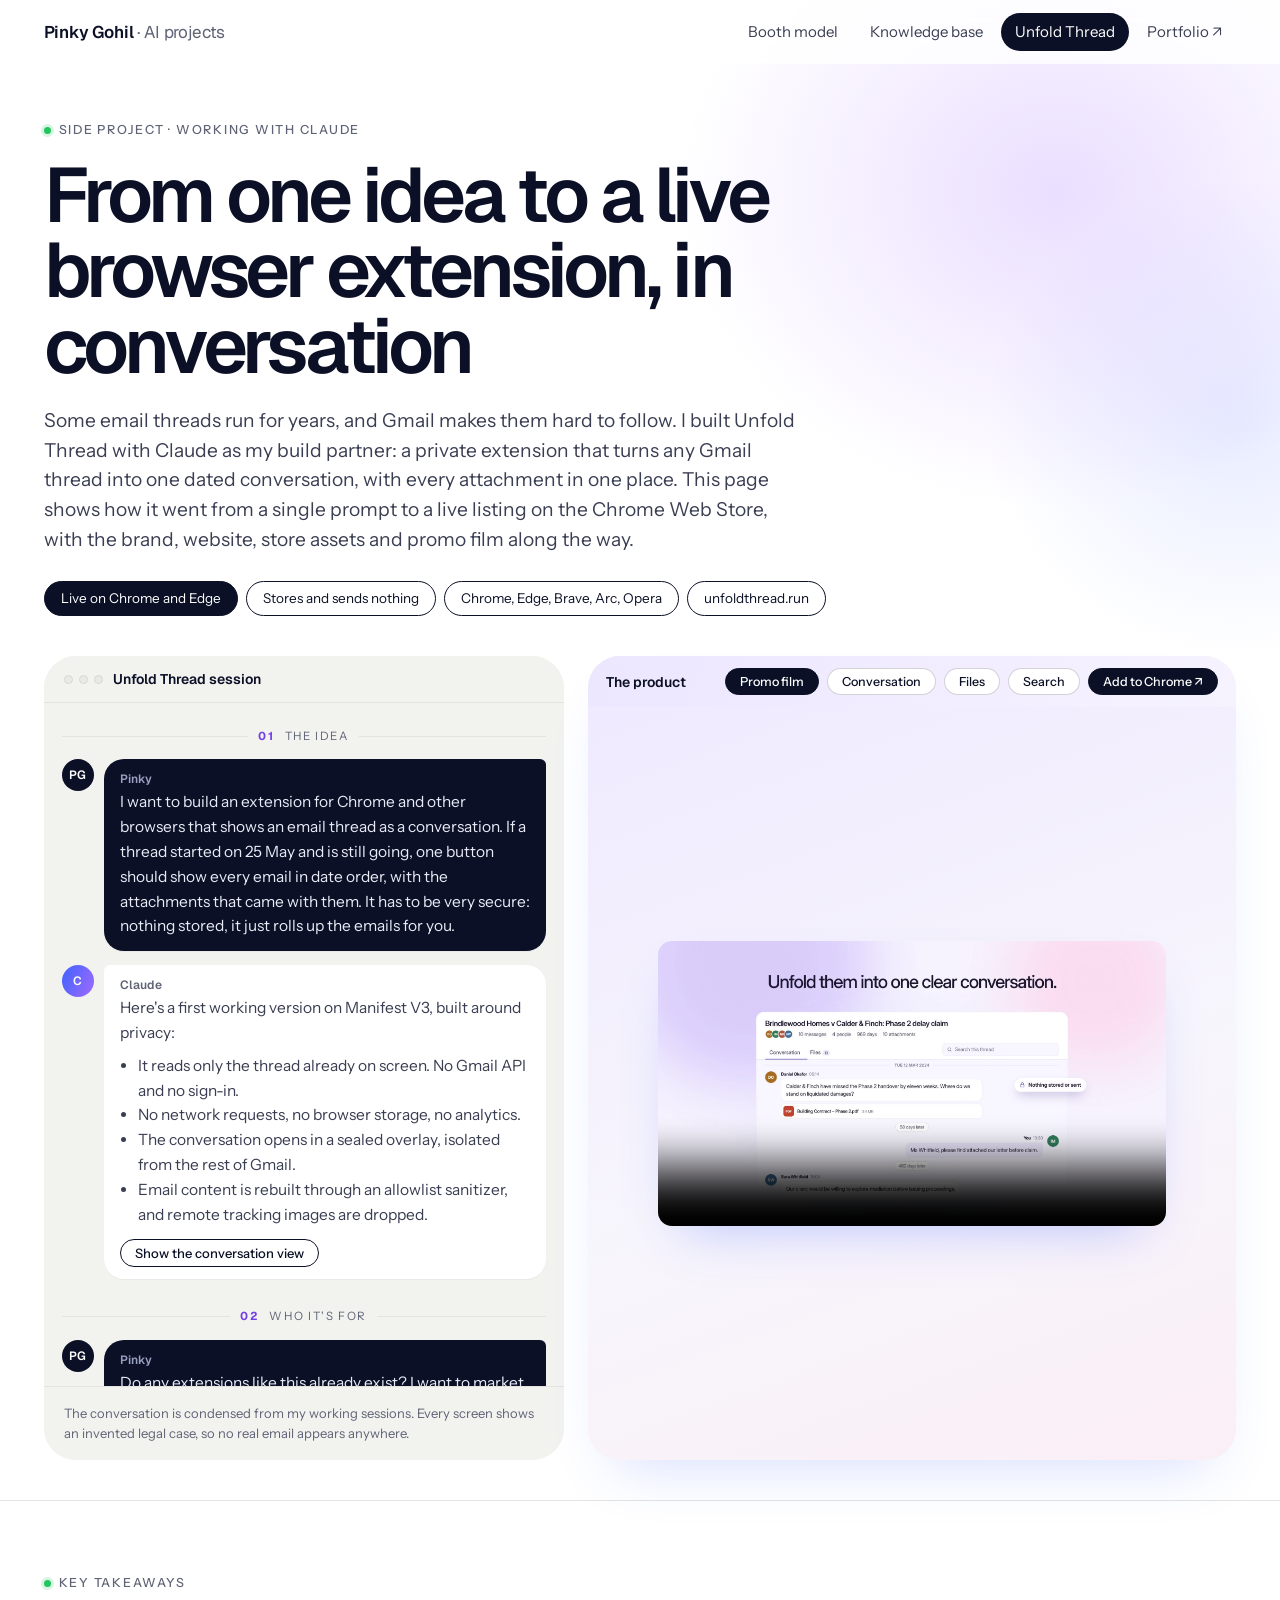
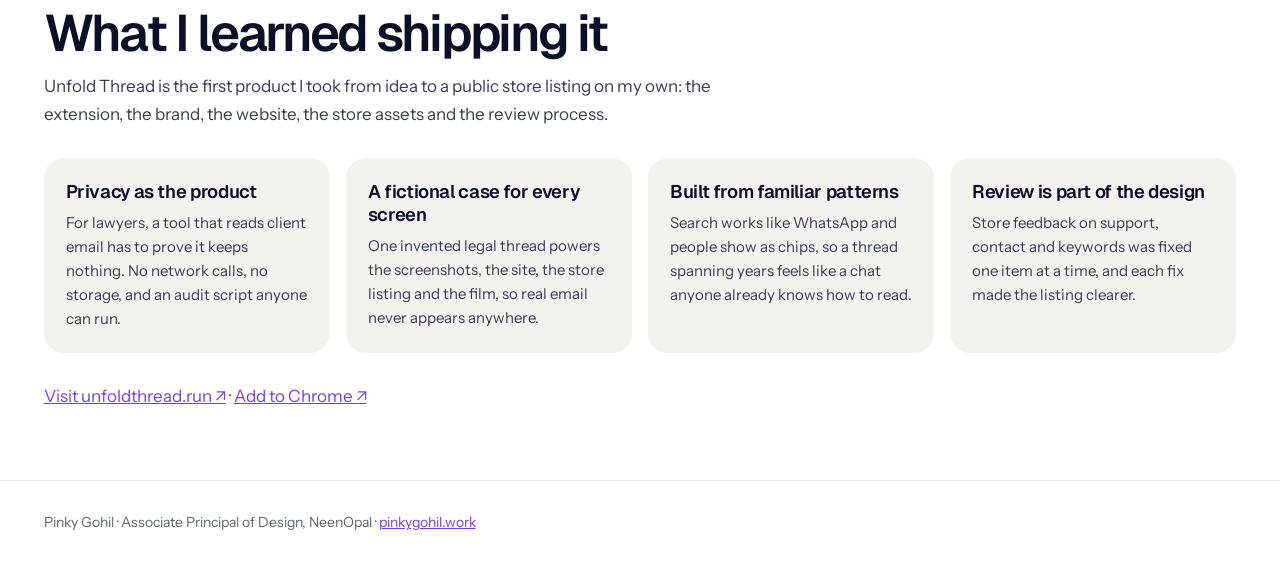
<file: ai-lab/unfold-thread.html>
<!DOCTYPE html>
<html lang="en">
<head><meta name="robots" content="noindex">
<meta charset="utf-8">
<meta name="viewport" content="width=device-width, initial-scale=1">
<title>Building Unfold Thread with Claude · Pinky Gohil</title>
<meta name="description" content="How I built and launched Unfold Thread with Claude: a private Gmail extension that turns long email threads into one dated conversation, now live on the Chrome Web Store.">
<link rel="preconnect" href="https://fonts.googleapis.com">
<link rel="preconnect" href="https://fonts.gstatic.com" crossorigin>
<link href="https://fonts.googleapis.com/css2?family=Geist:wght@400;500;600;700&family=Instrument+Sans:wght@400;500;600&display=swap" rel="stylesheet">
<style>
  /* tokens match pinkygohil.work */
  :root{
    --paper:#fff; --wash:#f2f2ef; --wash2:#e9e9e5; --ink:#0b1026; --body:#3a3e52; --mute:#5f6375; --line:#e3e3df;
    --blue:#3d63ff; --violet:#a26bff; --violet-ink:#7340e6; --amber:#ffb23f; --ok:#22c55e;
    --space:#070b1c; --space2:#151d4a;
    --display:"Geist","Helvetica Neue",Arial,sans-serif; --text:"Instrument Sans","Helvetica Neue",Arial,sans-serif;
    --r-panel:32px; --r-card:20px; --r-tile:14px; --r-pill:999px;
    --ease:cubic-bezier(.22,1,.36,1);
  }
  *{box-sizing:border-box}
  html{scroll-behavior:smooth}
  body{margin:0;background:var(--paper);color:var(--ink);font:17px/1.6 var(--text);-webkit-font-smoothing:antialiased}
  a{color:var(--violet-ink)}
  .wrap{max-width:1440px;margin:0 auto;padding:0 clamp(16px,3.4vw,48px)}

  /* soft space-colored wash, as on the portfolio hero */
  body::before{content:"";position:absolute;top:0;right:0;width:70vw;height:760px;z-index:-1;pointer-events:none;
    background:radial-gradient(60% 60% at 75% 25%,rgba(162,107,255,.22),transparent 70%),radial-gradient(40% 45% at 95% 55%,rgba(61,99,255,.12),transparent 70%)}

  header{position:sticky;top:0;z-index:20;background:rgba(255,255,255,.8);backdrop-filter:blur(12px)}
  header .wrap{display:flex;align-items:center;justify-content:space-between;height:64px}
  header .who{font:600 17px var(--display);letter-spacing:-.01em}
  header .who span{color:var(--mute);font-weight:400}
  header nav a{color:var(--body);text-decoration:none;margin-left:6px;font-size:15px;padding:7px 14px;border-radius:var(--r-pill);transition:background .2s}
  header nav a:hover{background:var(--wash);color:var(--ink)}

  .hero{padding:56px 0 40px}
  .eyebrow{font-size:12.5px;letter-spacing:.14em;text-transform:uppercase;color:var(--mute);font-weight:500;display:flex;align-items:center;gap:8px}
  .eyebrow::before{content:"";width:7px;height:7px;border-radius:50%;background:var(--ok);box-shadow:0 0 0 3px rgba(34,197,94,.18)}
  h1{font:600 clamp(2.6rem,6vw,5.2rem)/.98 var(--display);letter-spacing:-.055em;margin:18px 0 22px;max-width:1000px;color:var(--ink)}
  .lede{color:var(--body);max-width:760px;margin:0;font-size:clamp(1.1rem,1.5vw,1.3rem);line-height:1.55}
  .facts{display:flex;flex-wrap:wrap;gap:8px;margin-top:26px}
  .facts span{font-size:13.5px;border:1px solid var(--ink);border-radius:var(--r-pill);padding:6px 16px;color:var(--ink);background:transparent}
  .facts span:first-child{background:var(--ink);color:#fff}

  .split{display:grid;grid-template-columns:minmax(420px,520px) 1fr;gap:24px;align-items:stretch;height:calc(100vh - 96px);min-height:640px;max-height:980px;margin-bottom:40px;scroll-margin-top:80px}
  .chat{background:var(--wash);border-radius:var(--r-panel);overflow:hidden;display:flex;flex-direction:column;min-height:0}
  .chat-head{display:flex;align-items:center;gap:10px;padding:14px 20px;background:rgba(242,242,239,.96);backdrop-filter:blur(8px);
    border-bottom:1px solid var(--line);flex:none}
  .dots{display:flex;gap:6px}.dots i{width:9px;height:9px;border-radius:50%;background:var(--wash2);display:block;border:1px solid #d6d6d1}
  .chat-head b{font:600 14px var(--display)}
  .chat-head small{color:var(--mute);margin-left:auto;font-size:12.5px}
  .thread{padding:24px 18px 10px;flex:1;min-height:0;overflow-y:auto;scrollbar-width:thin;scrollbar-color:#cfcfca transparent}

  .step{font-size:11.5px;letter-spacing:.14em;text-transform:uppercase;color:var(--mute);
    display:flex;align-items:center;gap:10px;margin:28px 0 14px}
  .step:first-child{margin-top:0}
  .step::before,.step::after{content:"";height:1px;background:var(--line);flex:1}
  .step b{color:var(--violet-ink);font-family:var(--display)}

  .msg{display:flex;gap:10px;margin:0 0 14px;opacity:0;transform:translateY(10px);transition:.6s var(--ease)}
  .msg.in{opacity:1;transform:none}
  .av{flex:0 0 32px;height:32px;border-radius:50%;display:grid;place-items:center;font:600 12px var(--display)}
  .me .av{background:var(--ink);color:#fff}
  .ai .av{background:linear-gradient(115deg,var(--blue),var(--violet));color:#fff}
  .bub{background:#fff;border-radius:6px var(--r-card) var(--r-card) var(--r-card);padding:12px 16px;max-width:100%;min-width:0;font-size:15.5px;color:var(--body);box-shadow:0 1px 0 rgba(11,16,38,.04)}
  .me .bub{background:var(--ink);color:#e8eaf5;border-radius:var(--r-card) 6px var(--r-card) var(--r-card)}
  .who2{font:600 12px var(--display);color:var(--mute);margin-bottom:3px;letter-spacing:.02em}
  .me .who2{color:#9aa0c0}
  .bub p{margin:0 0 8px}.bub p:last-child{margin-bottom:0}
  .bub b{color:var(--ink)}.me .bub b{color:#fff}
  .me .bub a{color:#cdbcff}
  .bub ul{margin:6px 0;padding-left:18px}
  .bub code{background:var(--wash);border-radius:6px;padding:1px 6px;font-size:13px;color:var(--ink)}
  .me .bub code{background:rgba(255,255,255,.12);color:#fff}
  .note{border-left:3px solid var(--amber);background:rgba(255,178,63,.12);padding:9px 14px;border-radius:0 var(--r-tile) var(--r-tile) 0;margin:10px 0;font-size:14.5px}
  .good{border-left-color:var(--ok);background:rgba(34,197,94,.1)}
  .chip-row{display:flex;flex-wrap:wrap;gap:6px;margin-top:12px}
  .chip{font:500 13px var(--text);color:var(--ink);background:#fff;border:1px solid var(--ink);border-radius:var(--r-pill);padding:5px 14px;cursor:pointer;transition:.2s}
  .chip:hover{background:var(--ink);color:#fff}
  table{border-collapse:collapse;width:100%;font-size:13.5px;margin:10px 0;border-radius:var(--r-tile);overflow:hidden}
  th,td{border-bottom:1px solid var(--line);padding:7px 10px;text-align:left}
  th{background:var(--wash);color:var(--mute);font-weight:600}
  .quote{font-style:italic;color:var(--ink);border-left:3px solid var(--violet);padding-left:12px;margin:10px 0;font-size:15px}
  .foot{flex:none;padding:16px 20px;border-top:1px solid var(--line);color:var(--mute);font-size:13px;background:var(--wash)}

  .stage{height:100%;min-height:0}
  .stage-card{background:var(--space);border-radius:var(--r-panel);overflow:hidden;isolation:isolate;height:100%;display:flex;flex-direction:column;box-shadow:0 30px 60px -30px rgba(61,99,255,.35)}
  .stage-bar{flex:none;display:flex;align-items:center;gap:8px;padding:12px 18px;background:linear-gradient(115deg,var(--space2),var(--space));flex-wrap:wrap}
  .stage-bar b{font:600 14px var(--display);margin-right:auto;color:#fff}
  .stage-bar button,.stage-bar a{font:500 12.5px var(--text);color:#fff;background:rgba(255,255,255,.08);border:1px solid rgba(255,255,255,.2);border-radius:var(--r-pill);padding:5px 14px;cursor:pointer;text-decoration:none;transition:.2s}
  .stage-bar button:hover,.stage-bar a:hover{background:#fff;color:var(--space)}
  iframe{display:block;width:100%;flex:1;min-height:0;border:0;background:var(--space)}
  .tabs{display:none}

  /* page switcher: one tab per AI project */
  header nav{display:flex;align-items:center;gap:4px}
  header nav a{margin-left:0}
  header nav a[aria-current="page"]{background:var(--ink);color:#fff}
  header nav a[aria-current="page"]:hover{background:var(--ink);color:#fff}

  section.block{padding:72px 0 40px;border-top:1px solid var(--line)}
  h2{font:600 clamp(2rem,4vw,3.4rem)/1.02 var(--display);letter-spacing:-.045em;margin:14px 0 14px}
  .sub{color:var(--body);max-width:720px;margin:0 0 30px}
  .gallery{display:grid;grid-template-columns:repeat(12,1fr);gap:16px}
  .ph{position:relative;border-radius:var(--r-card);overflow:hidden;background:var(--wash);margin:0;grid-column:span 4;aspect-ratio:3/4}
  .ph.wide{grid-column:span 8;aspect-ratio:16/10}
  .ph img{width:100%;height:100%;object-fit:cover;display:block;cursor:zoom-in;transition:transform .6s var(--ease)}
  .ph:hover img{transform:scale(1.03)}
  .ph figcaption{position:absolute;left:12px;bottom:12px;padding:5px 14px;font-size:13px;background:rgba(255,255,255,.92);color:var(--ink);border-radius:var(--r-pill);pointer-events:none}
  .ph.missing{display:grid;place-items:center;text-align:center;color:var(--mute);font-size:14px;padding:20px;
    background:linear-gradient(135deg,var(--wash),#ebe7f7)}
  .ph.missing code{background:#fff;border-radius:6px;padding:1px 8px}
  .compare{display:grid;grid-template-columns:1fr 1fr;gap:16px;margin-top:8px;max-width:920px}
  .compare .ph{grid-column:auto}
  .cmp-title{font:600 clamp(1.4rem,2.4vw,1.9rem)/1.1 var(--display);letter-spacing:-.03em;margin:56px 0 10px}
  .takeaways{display:grid;grid-template-columns:repeat(auto-fit,minmax(240px,1fr));gap:16px;margin-top:10px}
  .card{background:var(--wash);border-radius:var(--r-card);padding:22px}
  .card h3{margin:0 0 8px;font:600 1.15rem var(--display);letter-spacing:-.02em}.card p{margin:0;color:var(--body);font-size:15px}
  footer{border-top:1px solid var(--line);padding:30px 0 48px;color:var(--mute);font-size:14px}
  #lb{position:fixed;inset:0;background:rgba(7,11,28,.92);display:none;place-items:center;z-index:50;cursor:zoom-out}
  #lb img{max-width:94vw;max-height:92vh;border-radius:var(--r-card)}
  #lb.on{display:grid}

  @media (max-width:1000px){
    .split{grid-template-columns:1fr}
    .tabs{display:flex;gap:8px;margin-bottom:14px}
    .tabs button{flex:1;font:500 15px var(--text);color:var(--ink);background:#fff;border:1px solid var(--ink);border-radius:var(--r-pill);padding:10px}
    .tabs button.on{background:var(--ink);color:#fff}
    body.show-booth .chat{display:none}
    body:not(.show-booth) .stage{display:none}
    .split{height:auto;max-height:none;min-height:0}
    .chat{height:calc(100vh - 210px);min-height:480px}
    .stage{height:auto}
    .stage-card{height:auto;display:block}
    iframe{height:70vh;flex:none}
    .ph,.ph.wide{grid-column:span 12}
    .compare{grid-template-columns:1fr}
    header .who span,header nav .out{display:none}
    header nav a{font-size:13.5px;padding:6px 12px}
  }
  @media (prefers-reduced-motion:reduce){.msg{transition:none;opacity:1;transform:none}html{scroll-behavior:auto}.ph img{transition:none}}
  .stage-card.light{background:var(--wash);box-shadow:0 30px 60px -30px rgba(61,99,255,.25)}
  .stage-card.light iframe{background:#fff}

  /* Unfold Thread demo: a light stage that switches between the promo film and screenshots */
  .stage-card.light .stage-bar{background:linear-gradient(115deg,#ece6ff,#f6f3ff)}
  .stage-card.light .stage-bar b{color:var(--ink)}
  .stage-card.light .stage-bar button,.stage-card.light .stage-bar a{color:var(--ink);background:#fff;border-color:rgba(11,16,38,.18)}
  .stage-card.light .stage-bar button:hover,.stage-card.light .stage-bar a:hover,.stage-card.light .stage-bar button.on{background:var(--ink);color:#fff;border-color:var(--ink)}
  .stage-card.light .stage-bar a.cta{background:var(--ink);color:#fff;border-color:var(--ink)}
  .stage-card.light .stage-bar a.cta:hover{background:var(--violet-ink);border-color:var(--violet-ink)}
  .views{flex:1;min-height:0;position:relative;background:linear-gradient(160deg,#efeaff,#f7f5fc 55%,#fbeff6)}
  .view{position:absolute;inset:0;display:grid;place-items:center;padding:clamp(14px,2.4vw,32px);opacity:0;visibility:hidden;transition:opacity .4s var(--ease)}
  .view.on{opacity:1;visibility:visible}
  .view video,.view img{max-width:100%;max-height:100%;width:auto;height:auto;display:block;border-radius:var(--r-tile);box-shadow:0 24px 50px -24px rgba(61,99,255,.35)}
  .view video{width:100%;background:#fff}
  .view figcaption{position:absolute;left:50%;bottom:14px;transform:translateX(-50%);font-size:13px;padding:5px 14px;background:rgba(255,255,255,.94);color:var(--ink);border-radius:var(--r-pill);white-space:nowrap}
  @media (max-width:1000px){
    .views{height:auto;aspect-ratio:auto}
    .view{position:static;display:none;opacity:1;visibility:visible;padding:14px}
    .view.on{display:grid}
    .view figcaption{position:static;transform:none;margin-top:10px;justify-self:center}
  }

  /* phones: the name gives way so the project tabs fit on one line */
  @media (max-width:600px){
    header .who{display:none}
    header nav{width:100%;justify-content:space-between;gap:2px}
    header nav a{padding:6px 10px;font-size:13px;white-space:nowrap}
  }
</style>
</head>
<body>

<header>
  <div class="wrap">
    <div class="who">Pinky Gohil <span>· AI projects</span></div>
    <nav aria-label="AI projects"><a href="/ai-lab/">Booth model</a><a href="/ai-lab/knowledge-base">Knowledge base</a><a href="/ai-lab/unfold-thread" aria-current="page">Unfold Thread</a><a class="out" href="https://pinkygohil.github.io">Portfolio ↗</a></nav>
  </div>
</header>

<div class="wrap">
  <div class="hero">
    <div class="eyebrow">Side project · Working with Claude</div>
    <h1>From one idea to a live browser extension, in conversation</h1>
    <p class="lede">Some email threads run for years, and Gmail makes them hard to follow. I built Unfold Thread with Claude as my build partner: a private extension that turns any Gmail thread into one dated conversation, with every attachment in one place. This page shows how it went from a single prompt to a live listing on the Chrome Web Store, with the brand, website, store assets and promo film along the way.</p>
    <div class="facts">
      <span>Live on Chrome and Edge</span>
      <span>Stores and sends nothing</span>
      <span>Chrome, Edge, Brave, Arc, Opera</span>
      <span>unfoldthread.run</span>
    </div>
  </div>

  <div class="tabs"><button id="tabChat" class="on">The conversation</button><button id="tabBooth">The product</button></div>

  <div class="split" id="process">
    <!-- ======================= CHAT ======================= -->
    <div class="chat">
      <div class="chat-head">
        <div class="dots"><i></i><i></i><i></i></div><b>Unfold Thread session</b>
      </div>
      <div class="thread" id="thread">

        <div class="step"><b>01</b> The idea</div>
        <div class="msg me"><div class="av">PG</div><div class="bub"><div class="who2">Pinky</div>
          <p>I want to build an extension for Chrome and other browsers that shows an email thread as a conversation. If a thread started on 25 May and is still going, one button should show every email in date order, with the attachments that came with them. It has to be very secure: nothing stored, it just rolls up the emails for you.</p></div></div>
        <div class="msg ai"><div class="av">C</div><div class="bub"><div class="who2">Claude</div>
          <p>Here's a first working version on Manifest V3, built around privacy:</p>
          <ul>
            <li>It reads only the thread already on screen. No Gmail API and no sign-in.</li>
            <li>No network requests, no browser storage, no analytics.</li>
            <li>The conversation opens in a sealed overlay, isolated from the rest of Gmail.</li>
            <li>Email content is rebuilt through an allowlist sanitizer, and remote tracking images are dropped.</li>
          </ul>
          <div class="chip-row"><button class="chip" data-act="timeline">Show the conversation view</button></div></div></div>

        <div class="step"><b>02</b> Who it's for</div>
        <div class="msg me"><div class="av">PG</div><div class="bub"><div class="who2">Pinky</div>
          <p>Do any extensions like this already exist? I want to market it to lawyers and similar professionals who deal with threads that run for years.</p></div></div>
        <div class="msg ai"><div class="av">C</div><div class="bub"><div class="who2">Claude</div>
          <p>Gmail's threading, inbox add-ons and email-to-PDF tools exist, but none of them offers a private, dated conversation with attachments in line.</p>
          <p>For lawyers, consultants and agencies, a thread is a record. Confidential client email can't go through a third-party server, so privacy becomes the main message, not a footnote.</p></div></div>

        <div class="step"><b>03</b> The first bug</div>
        <div class="msg me"><div class="av">PG</div><div class="bub"><div class="who2">Pinky</div>
          <p>The extension isn't working. Nothing happens when I click it.</p></div></div>
        <div class="msg ai"><div class="av">C</div><div class="bub"><div class="who2">Claude</div>
          <p>It wasn't loaded into Gmail tabs that were open before you installed it. It now starts on demand when you click the toolbar icon.</p></div></div>
        <div class="msg me"><div class="av">PG</div><div class="bub"><div class="who2">Pinky</div><p>This works fine.</p></div></div>

        <div class="step"><b>04</b> Proof, filters and search</div>
        <div class="msg me"><div class="av">PG</div><div class="bub"><div class="who2">Pinky</div>
          <p>How do I know none of the data is being read or stored? Also, can we add a filter for people, and search?</p></div></div>
        <div class="msg ai"><div class="av">C</div><div class="bub"><div class="who2">Claude</div>
          <p>I wrote an <b>audit script</b> that scans the code for network calls, storage, cookies and unsafe code. It comes back clean, and anyone can run it.</p>
          <p>Each participant now has a chip with their message count, so you can cut the thread down to one person.</p></div></div>
        <div class="msg me"><div class="av">PG</div><div class="bub"><div class="who2">Pinky</div>
          <p>Can search work like it does in WhatsApp?</p></div></div>
        <div class="msg ai"><div class="av">C</div><div class="bub"><div class="who2">Claude</div>
          <p>Yes. Matches light up in place, it starts at the newest one, and the arrows (or Enter and Shift+Enter) step through them with a "3 of 7" count.</p>
          <div class="chip-row"><button class="chip" data-act="search">Show search</button><button class="chip" data-act="files">Show the Files tab</button></div></div></div>

        <div class="step"><b>05</b> Beyond Chrome</div>
        <div class="msg me"><div class="av">PG</div><div class="bub"><div class="who2">Pinky</div>
          <p>Can I add this to the Chrome Web Store now? How do I support other browsers, and do I need a domain for Firefox or Edge?</p></div></div>
        <div class="msg ai"><div class="av">C</div><div class="bub"><div class="who2">Claude</div>
          <table>
            <tr><th>Store</th><th>What it needs</th></tr>
            <tr><td>Chrome, Edge, Brave, Arc, Opera</td><td>One shared package</td></tr>
            <tr><td>Firefox</td><td>A slightly different package and its own add-on ID</td></tr>
            <tr><td>Outlook</td><td>Its own page reader, parked until there's a test account</td></tr>
          </table>
          <p>Neither Firefox nor Edge needs a domain to publish.</p></div></div>

        <div class="step"><b>06</b> A name</div>
        <div class="msg me"><div class="av">PG</div><div class="bub"><div class="who2">Pinky</div>
          <p>Threadline already exists, and rollitup.org is taken. Find something that isn't. … I just got unfoldthread.run.</p></div></div>
        <div class="msg ai"><div class="av">C</div><div class="bub"><div class="who2">Claude</div>
          <p>Then it's <b>Unfold Thread</b>, on unfoldthread.run, with hello@unfoldthread.run as the support address.</p></div></div>

        <div class="step"><b>07</b> A site that's found</div>
        <div class="msg me"><div class="av">PG</div><div class="bub"><div class="who2">Pinky</div>
          <p>Let's build a one-page site with a privacy page and a fictional thread, and a "Who it's for" section for lawyers, design firms and consulting agencies. Check search volume for keywords and optimize for them.</p></div></div>
        <div class="msg ai"><div class="av">C</div><div class="bub"><div class="who2">Claude</div>
          <p>The stores need a privacy policy and a support page anyway, so the site does double duty.</p>
          <ul>
            <li>Google Trends checks shaped the title, headings and FAQ around how people actually search.</li>
            <li>Every screen uses a fictional case, <b>Brindlewood Homes v Calder &amp; Finch</b>: ten messages over two and a half years, so no real client email ever appears.</li>
          </ul></div></div>

        <div class="step"><b>08</b> Visual direction</div>
        <div class="msg me"><div class="av">PG</div><div class="bub"><div class="who2">Pinky</div>
          <p>Use the Lunera template as a guide for look and feel, without copying it. … The site looks a little plain, with no motion, and the colors feel off. Can the main color be a light lavender?</p></div></div>
        <div class="msg ai"><div class="av">C</div><div class="bub"><div class="who2">Claude</div>
          <p>Lavender now runs across the site, the extension and its icons, in light and dark modes, with an animated background, interactive feature cards and a hero built from the extension's own interface.</p></div></div>

        <div class="step"><b>09</b> Shipping and store review</div>
        <div class="msg me"><div class="av">PG</div><div class="bub"><div class="who2">Pinky</div>
          <p>Push it to GitHub, I'm publishing with Vercel. Then help me connect the domain from Hostinger, fill out the Chrome Store fields, and make a 15-second promo video.</p></div></div>
        <div class="msg ai"><div class="av">C</div><div class="bub"><div class="who2">Claude</div>
          <p>The site is live with HTTPS and the email records intact. The listing has copy for every field, a justification for each permission, four 1280×800 screenshots, promo tiles and a 15-second film animated from the real interface.</p>
          <div class="chip-row"><button class="chip" data-act="video">Play the promo film</button></div></div></div>
        <div class="msg me"><div class="av">PG</div><div class="bub"><div class="who2">Pinky</div>
          <p>It got rejected for too many keywords in the description. We need to follow the guidelines.</p></div></div>
        <div class="msg ai"><div class="av">C</div><div class="bub"><div class="who2">Claude</div>
          <table>
            <tr><th>Store feedback</th><th>Fix</th></tr>
            <tr><td>Support URL not reachable</td><td>A dedicated support page</td></tr>
            <tr><td>Contact email not verified</td><td>hello@unfoldthread.run, verified</td></tr>
            <tr><td>Too many keywords</td><td>No keyword more than three times, no list of professions</td></tr>
          </table></div></div>

        <div class="msg me"><div class="av">PG</div><div class="bub"><div class="who2">Pinky</div>
          <p>The extension is live on the Chrome Web Store. <a href="#changed">See what I learned →</a></p></div></div>

      </div>
      <div class="foot">The conversation is condensed from my working sessions. Every screen shows an invented legal case, so no real email appears anywhere.</div>
    </div>

    <!-- ======================= PRODUCT ======================= -->
    <div class="stage" id="demo-live">
      <div class="stage-card light">
        <div class="stage-bar">
          <b>The product</b>
          <button data-act="video" class="on">Promo film</button>
          <button data-act="timeline">Conversation</button>
          <button data-act="files">Files</button>
          <button data-act="search">Search</button>
          <a class="cta" href="https://chromewebstore.google.com/detail/dbhomiflemkmfahmcfdmliedakgndmbl" target="_blank" rel="noopener">Add to Chrome ↗</a>
        </div>
        <div class="views">
          <figure class="view on" data-view="video">
            <video src="unfold/promo.mp4" poster="unfold/promo.jpg" muted loop playsinline controls preload="metadata" aria-label="15-second promo film for Unfold Thread"></video>
          </figure>
          <figure class="view" data-view="timeline">
            <img src="unfold/timeline-light.webp" alt="A ten-message legal thread shown as one dated conversation, with gaps marked between replies" loading="lazy">
            <figcaption>Every message in date order, with the gaps marked</figcaption>
          </figure>
          <figure class="view" data-view="files">
            <img src="unfold/files-light.webp" alt="The Files tab listing every attachment in the thread, with sender and date" loading="lazy">
            <figcaption>Every attachment in one list</figcaption>
          </figure>
          <figure class="view" data-view="search">
            <img src="unfold/search-light.webp" alt="Search inside the thread, with the word mediation highlighted and a match count" loading="lazy">
            <figcaption>WhatsApp-style search inside the thread</figcaption>
          </figure>
        </div>
      </div>
    </div>
  </div>
</div>

<section class="block" id="changed">
  <div class="wrap">
    <div class="eyebrow">Key takeaways</div>
    <h2>What I learned shipping it</h2>
    <p class="sub">Unfold Thread is the first product I took from idea to a public store listing on my own: the extension, the brand, the website, the store assets and the review process.</p>
    <div class="takeaways">
      <div class="card"><h3>Privacy as the product</h3><p>For lawyers, a tool that reads client email has to prove it keeps nothing. No network calls, no storage, and an audit script anyone can run.</p></div>
      <div class="card"><h3>A fictional case for every screen</h3><p>One invented legal thread powers the screenshots, the site, the store listing and the film, so real email never appears anywhere.</p></div>
      <div class="card"><h3>Built from familiar patterns</h3><p>Search works like WhatsApp and people show as chips, so a thread spanning years feels like a chat anyone already knows how to read.</p></div>
      <div class="card"><h3>Review is part of the design</h3><p>Store feedback on support, contact and keywords was fixed one item at a time, and each fix made the listing clearer.</p></div>
    </div>
    <p class="sub" style="margin-top:30px"><a href="https://unfoldthread.run" target="_blank" rel="noopener">Visit unfoldthread.run ↗</a> · <a href="https://chromewebstore.google.com/detail/dbhomiflemkmfahmcfdmliedakgndmbl" target="_blank" rel="noopener">Add to Chrome ↗</a></p>
  </div>
</section>

<footer><div class="wrap">Pinky Gohil · Associate Principal of Design, NeenOpal · <a href="https://pinkygohil.github.io">pinkygohil.work</a></div></footer>

<script>
/* reveal chat messages as they scroll in */
(function(){
  const io = new IntersectionObserver(es => es.forEach(e => {
    if (e.isIntersecting){ e.target.classList.add('in'); io.unobserve(e.target); }
  }), {threshold:.12});
  document.querySelectorAll('.msg').forEach(m => io.observe(m));
})();

/* switch the product panel from the bar or from chat chips */
const views = document.querySelectorAll('.view');
const barButtons = document.querySelectorAll('.stage-bar button[data-act]');
const video = document.querySelector('.view video');
function show(name){
  if (matchMedia('(max-width:1000px)').matches && !document.body.classList.contains('show-booth')){
    document.body.classList.add('show-booth');
    tabBooth.classList.add('on'); tabChat.classList.remove('on');
  }
  views.forEach(v => v.classList.toggle('on', v.dataset.view === name));
  barButtons.forEach(b => b.classList.toggle('on', b.dataset.act === name));
  if (name === 'video'){ try { video.currentTime = 0; video.play().catch(()=>{}); } catch(e){} }
  else { video.pause(); }
}
document.addEventListener('click', e => {
  const t = e.target.closest('[data-act]'); if (t) show(t.dataset.act);
});

/* play the film only while it's on screen */
const vio = new IntersectionObserver(([e]) => {
  if (!video.closest('.view').classList.contains('on')) return;
  if (e.isIntersecting && !matchMedia('(prefers-reduced-motion:reduce)').matches) video.play().catch(()=>{});
  else video.pause();
}, {threshold:.4});
vio.observe(video);

/* mobile tabs */
const tabChat = document.getElementById('tabChat'), tabBooth = document.getElementById('tabBooth');
tabChat.onclick = () => { document.body.classList.remove('show-booth'); tabChat.classList.add('on'); tabBooth.classList.remove('on'); };
tabBooth.onclick = () => { document.body.classList.add('show-booth'); tabBooth.classList.add('on'); tabChat.classList.remove('on'); };
</script>
</body>
</html>
</file>
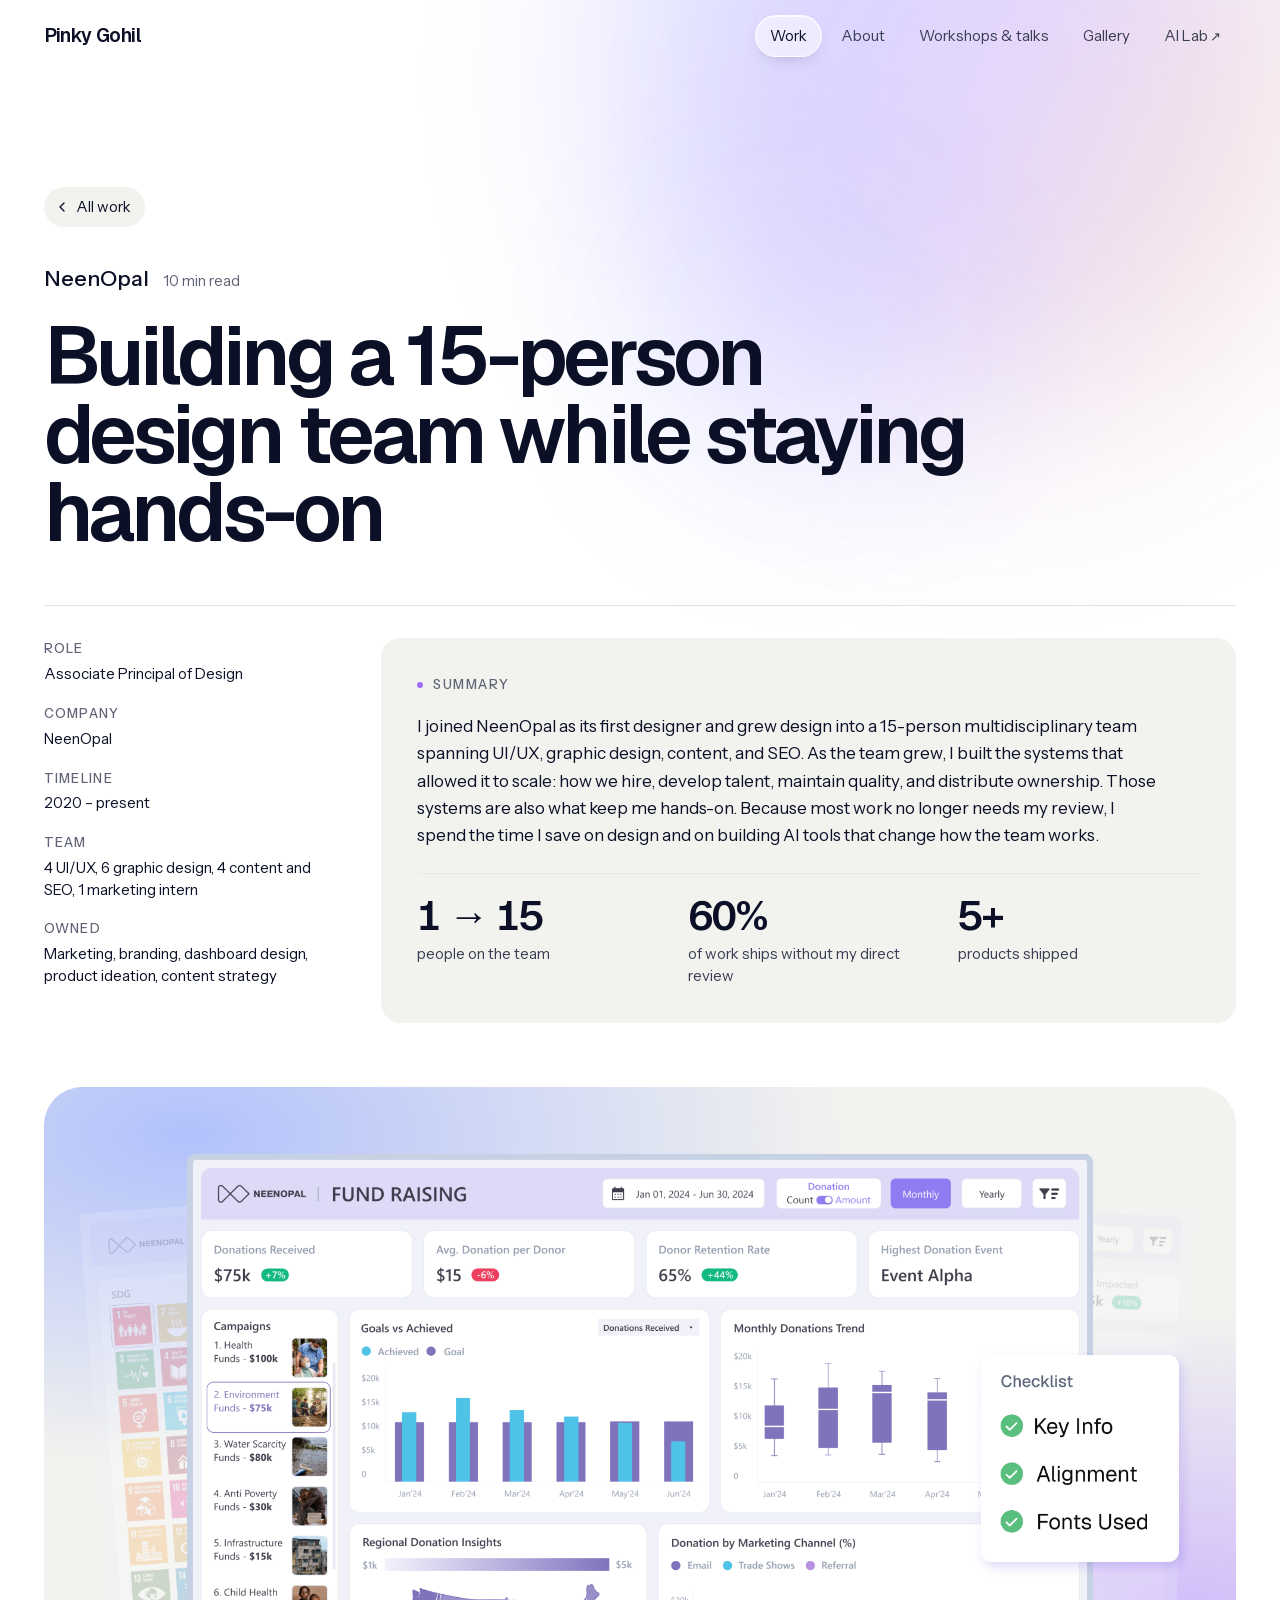
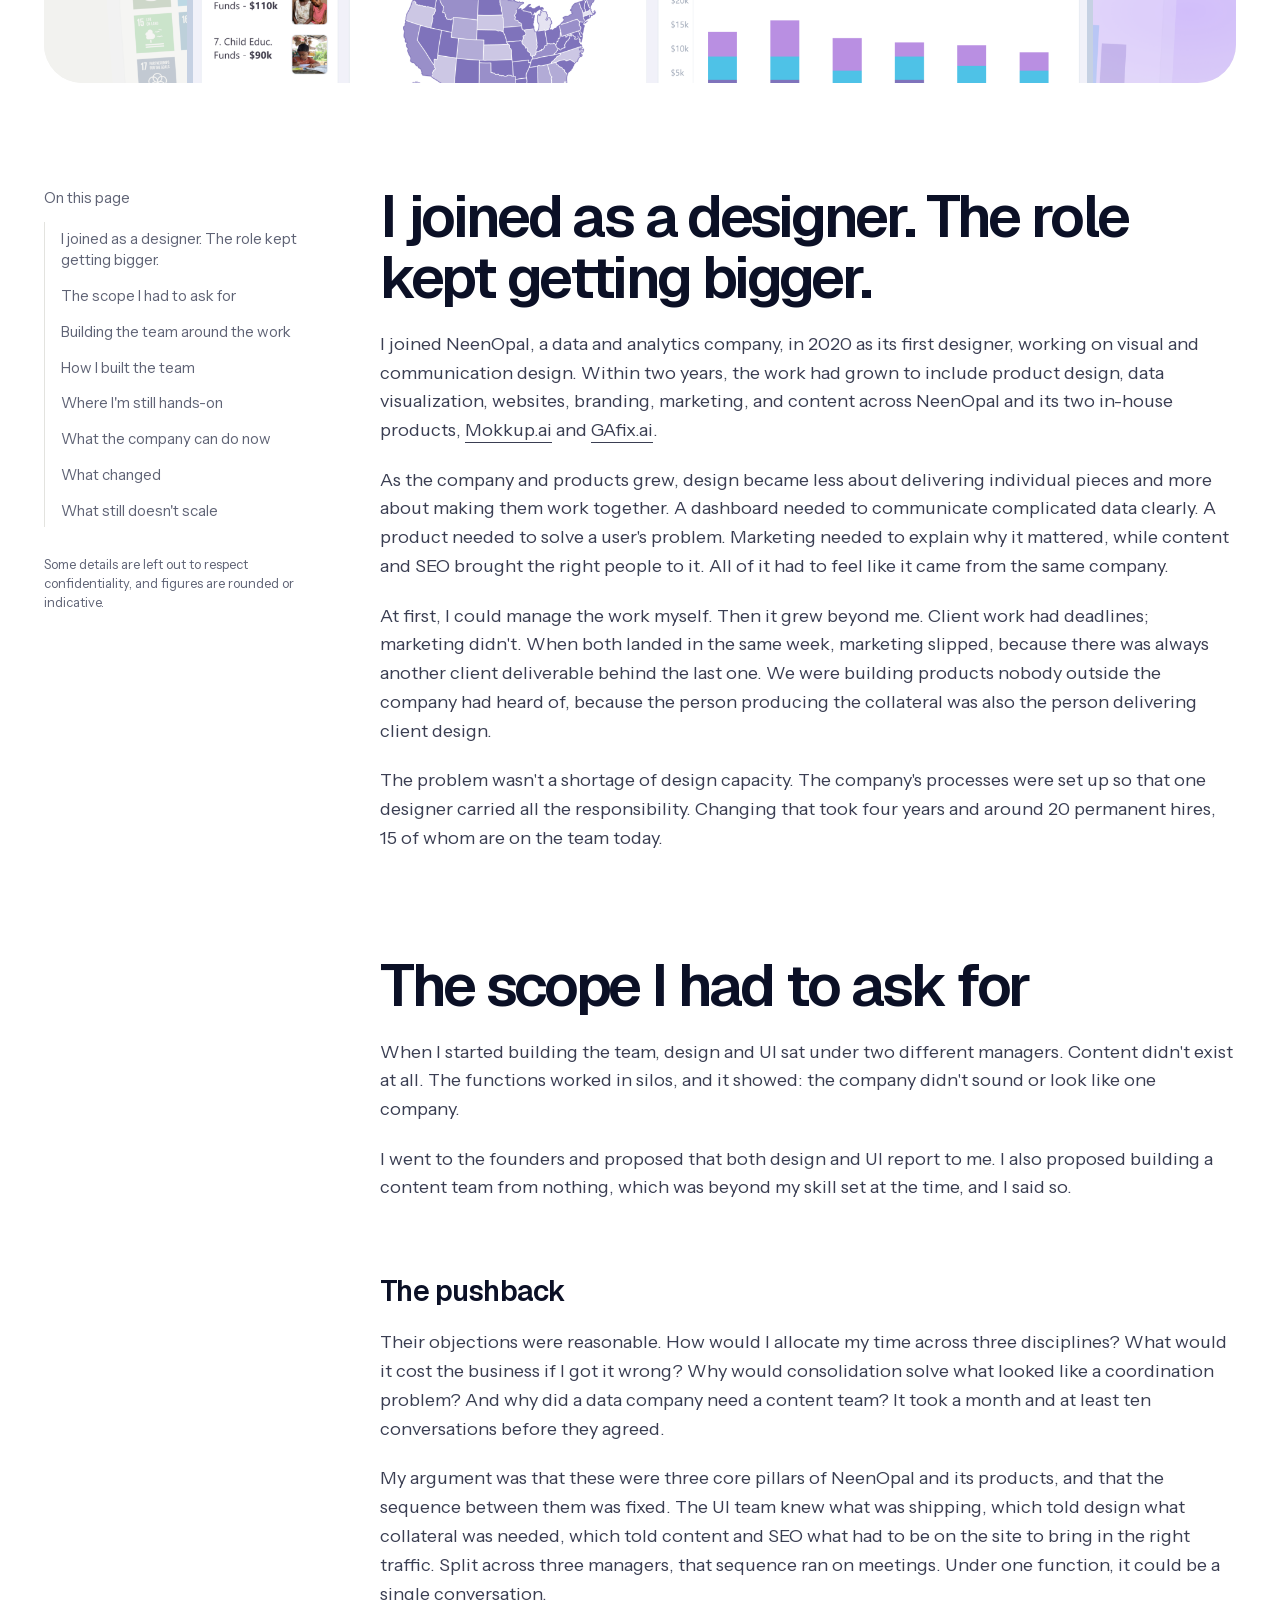
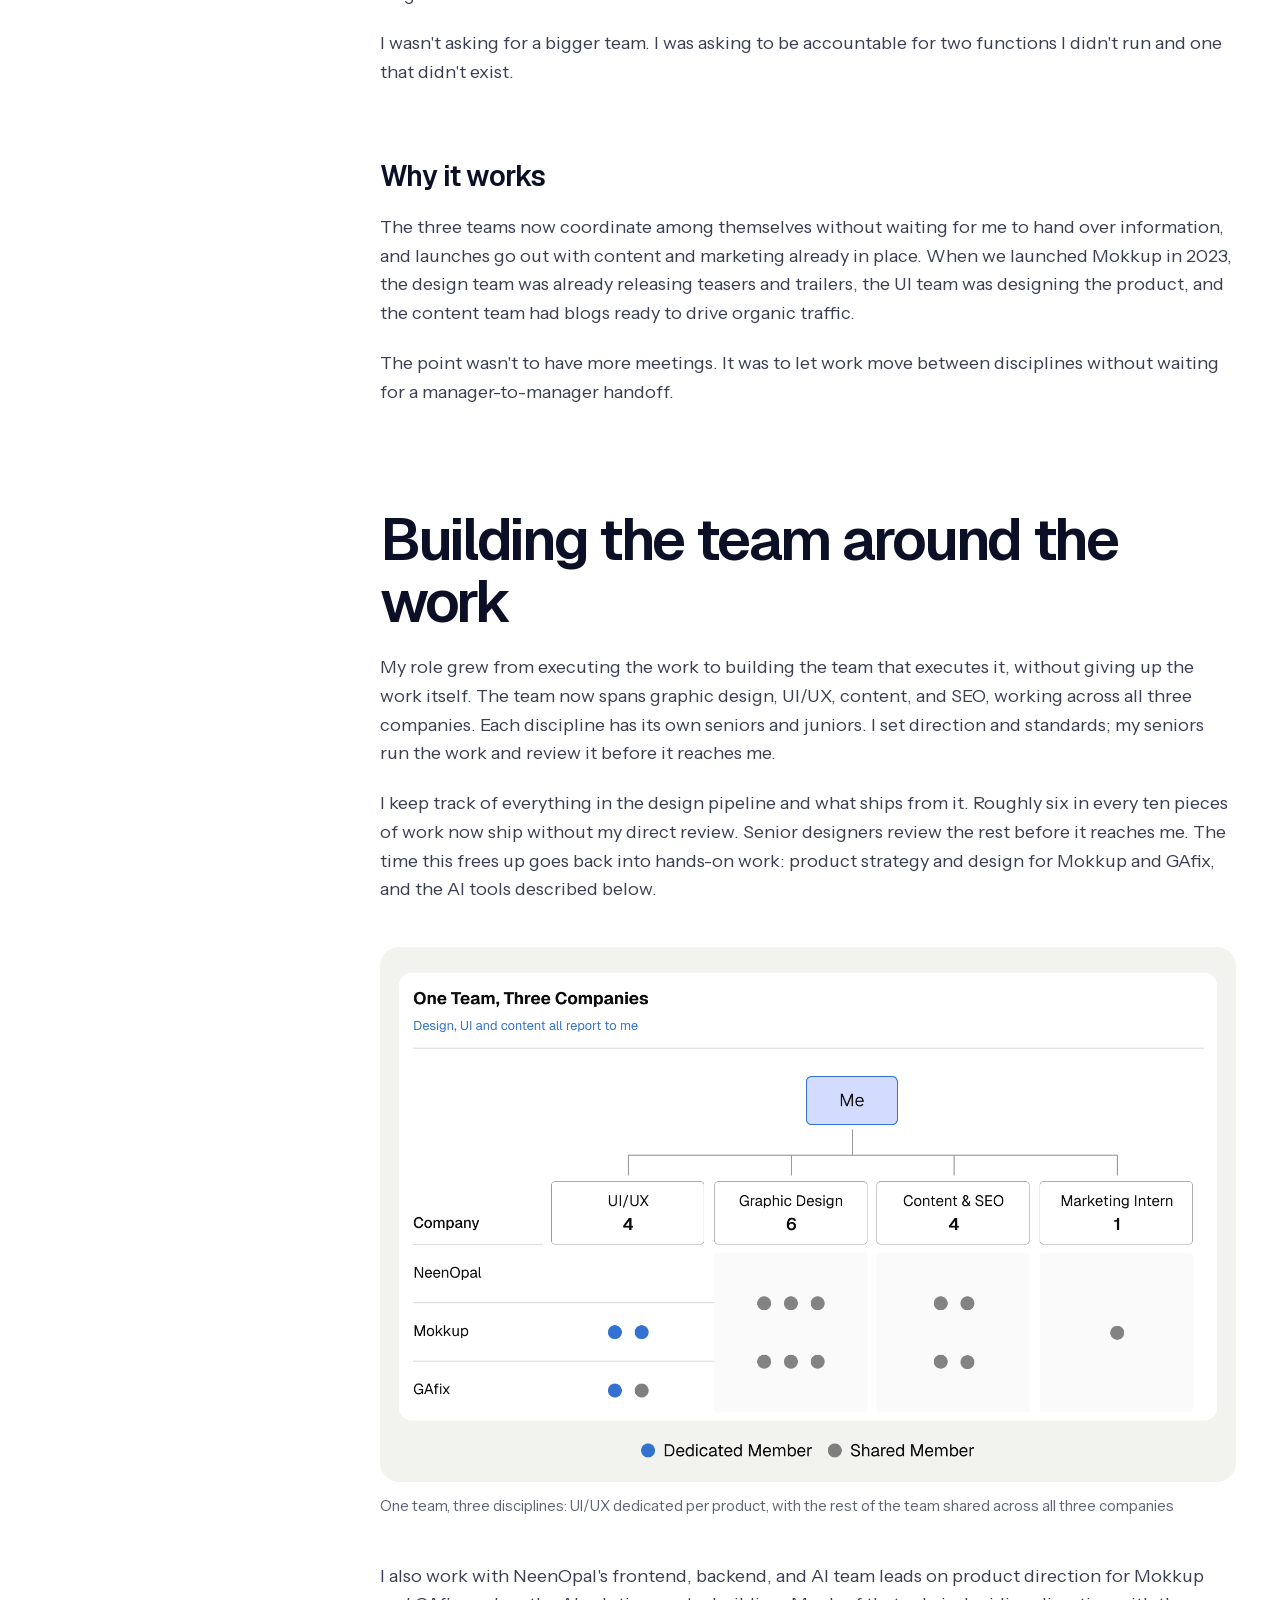
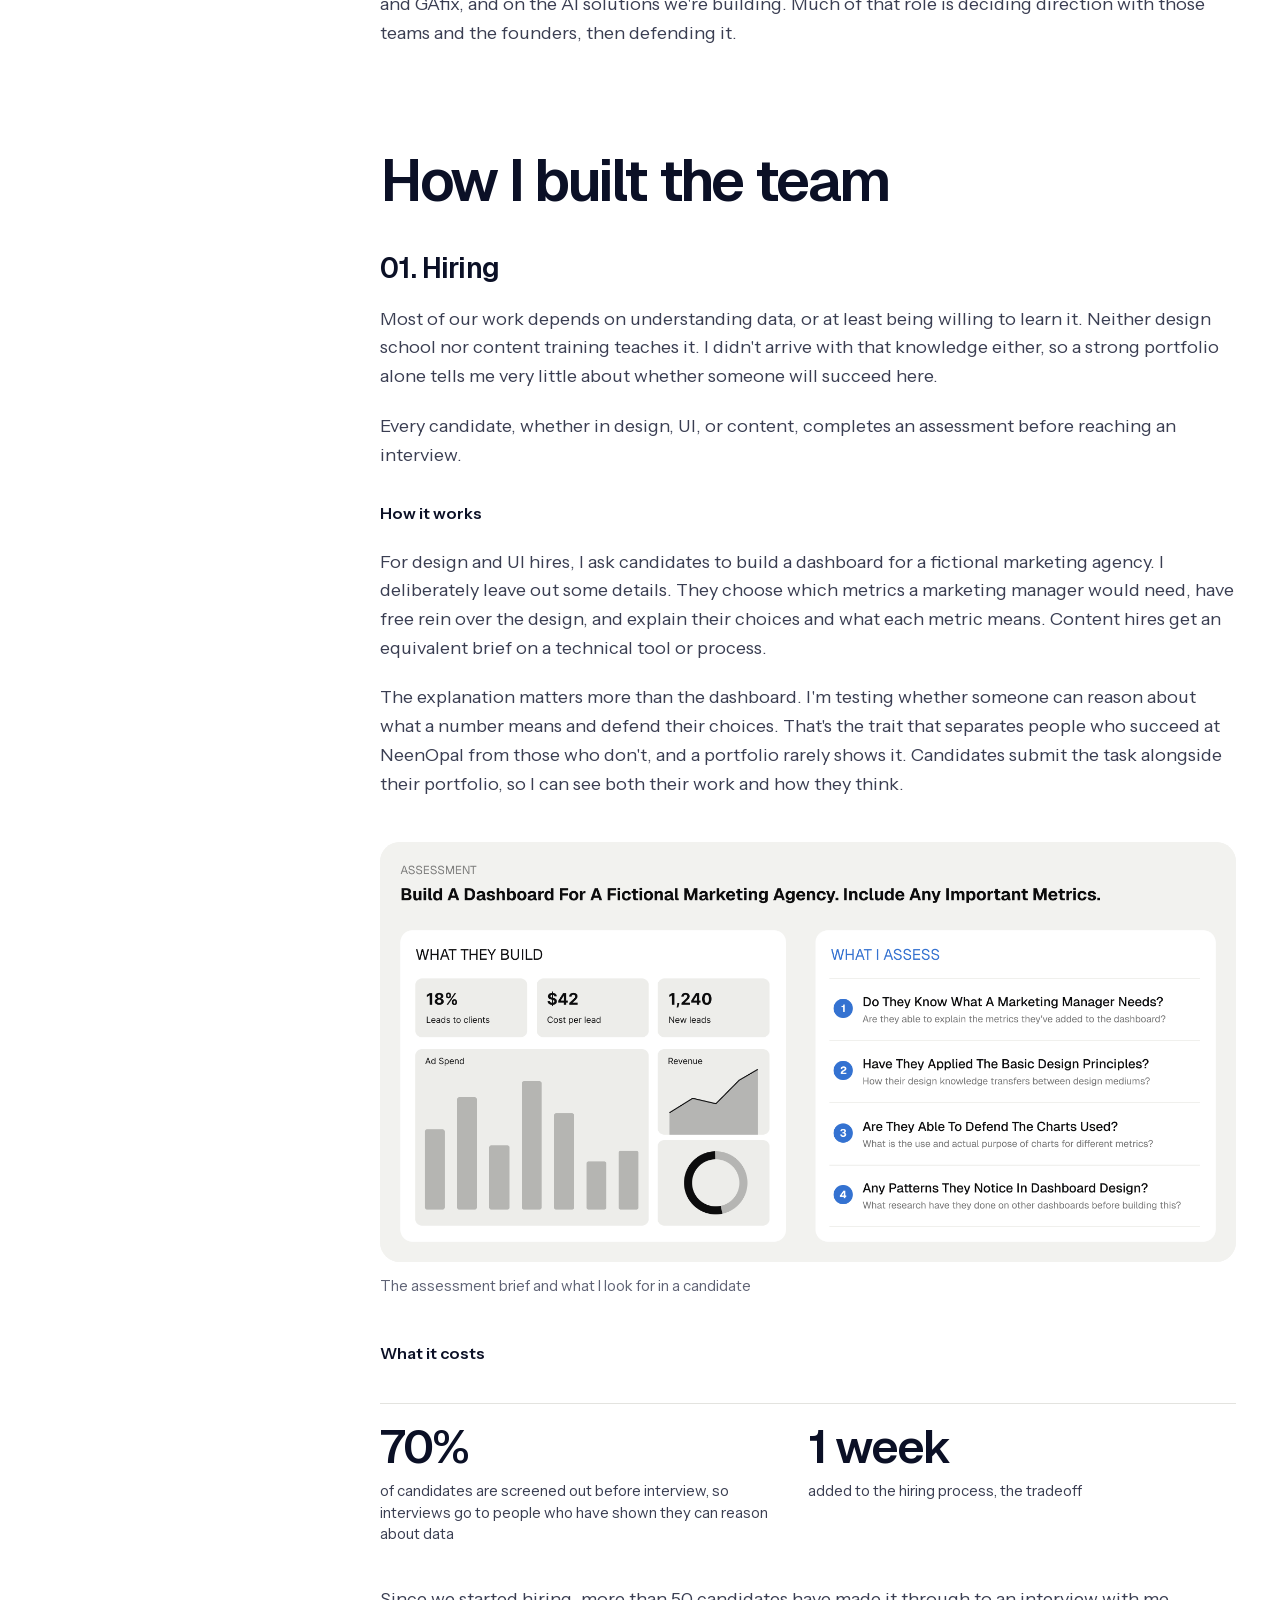
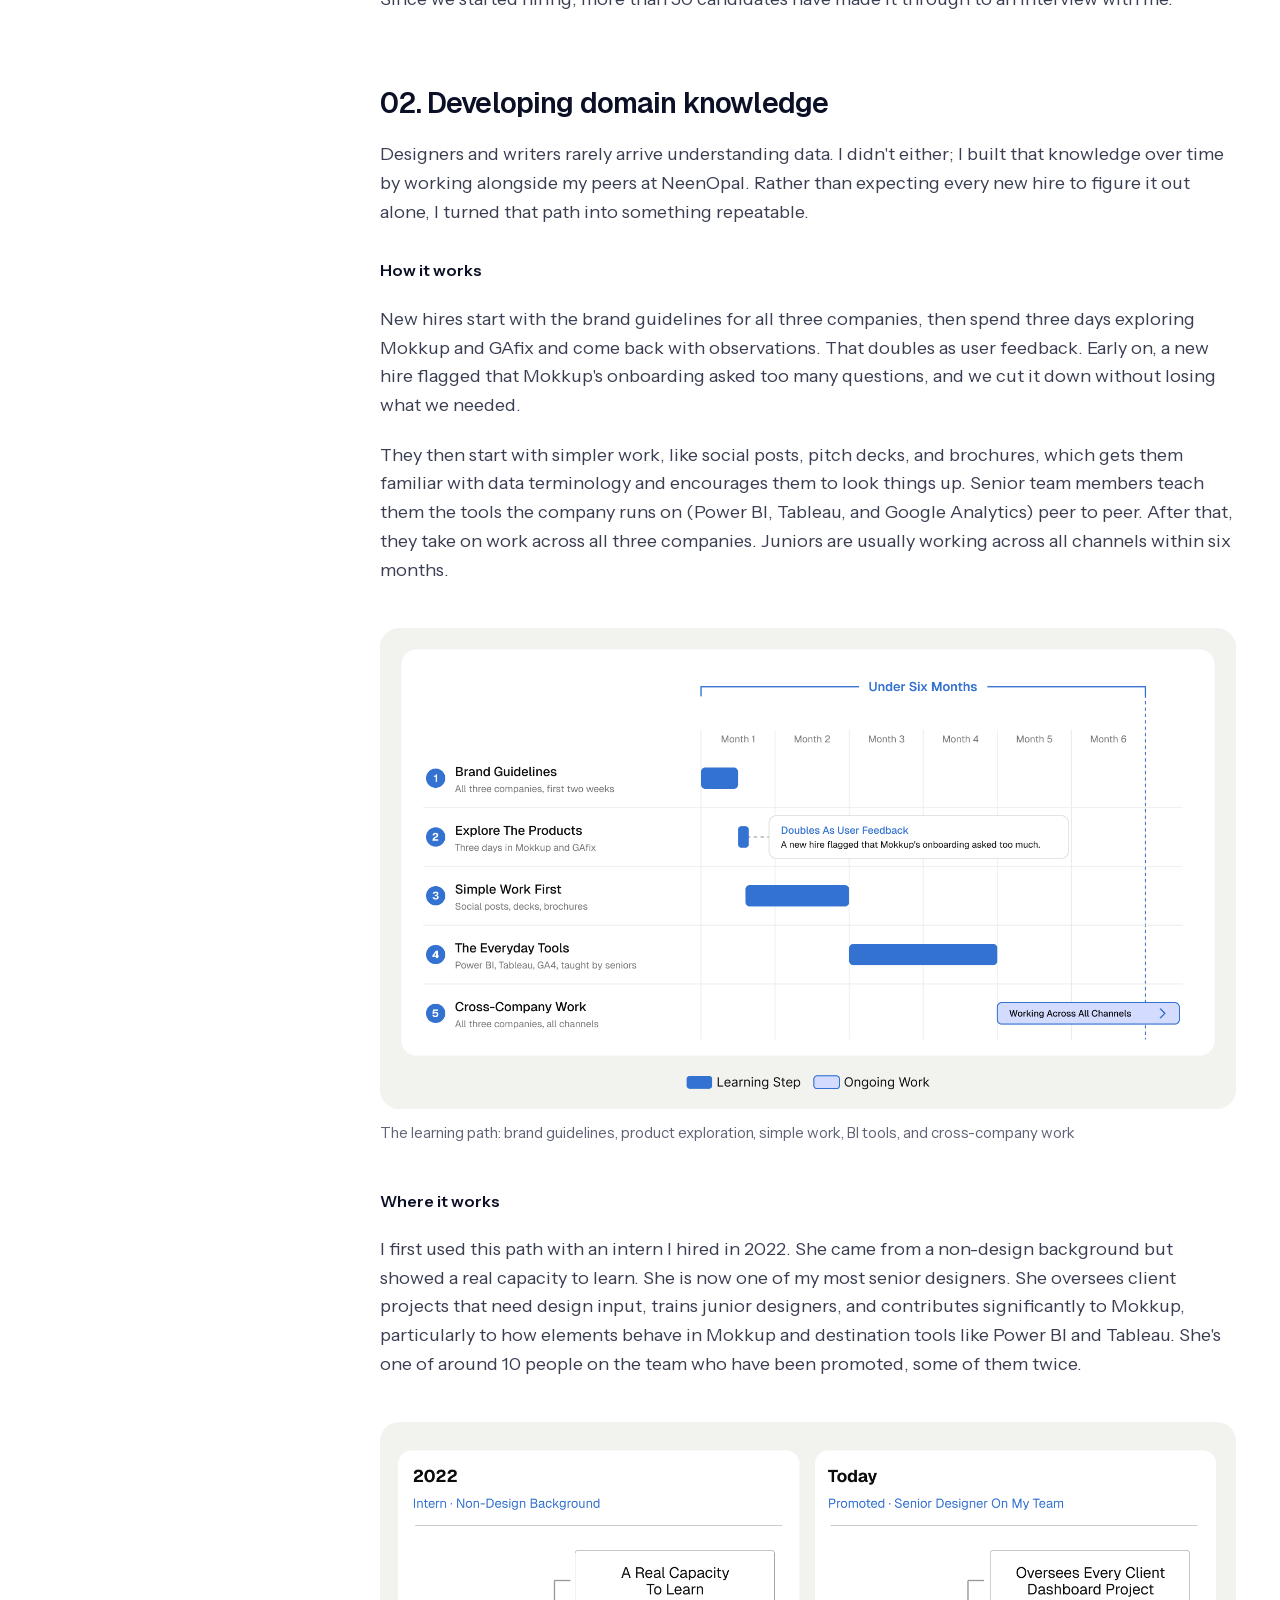
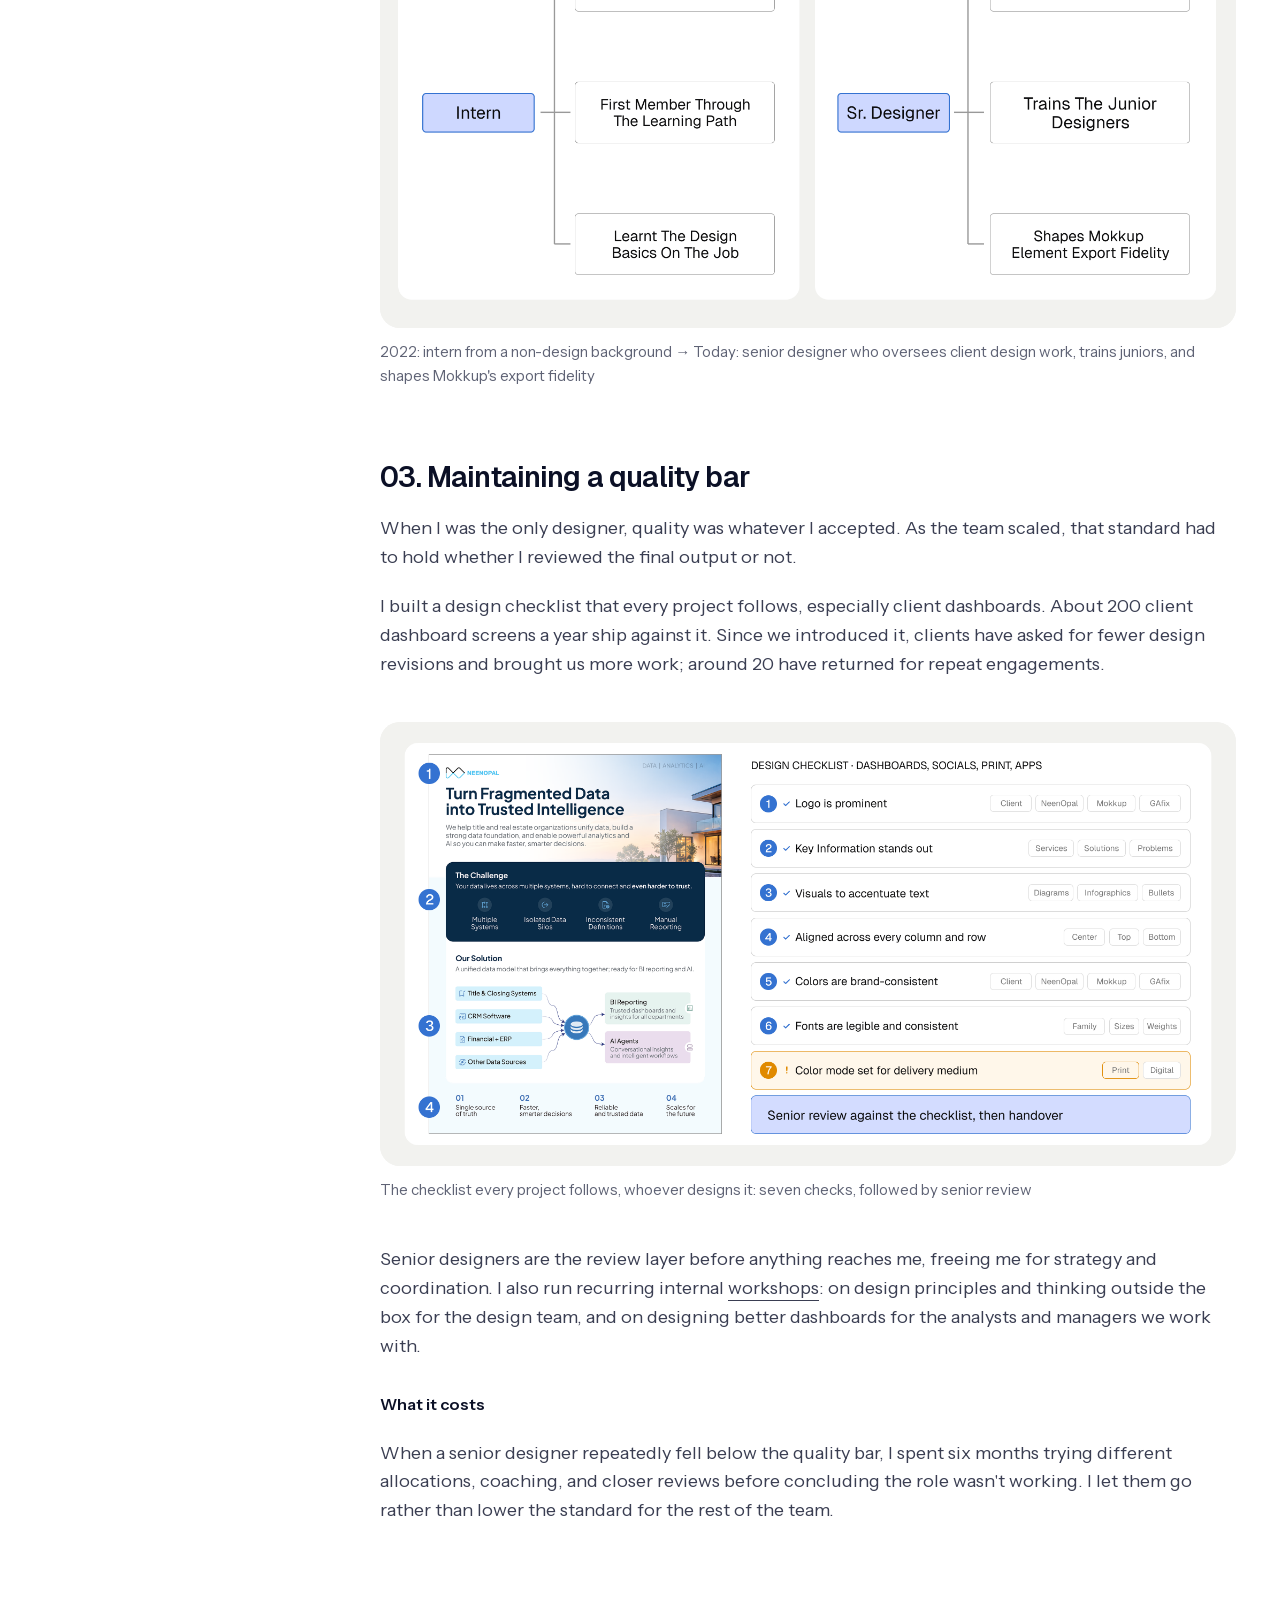
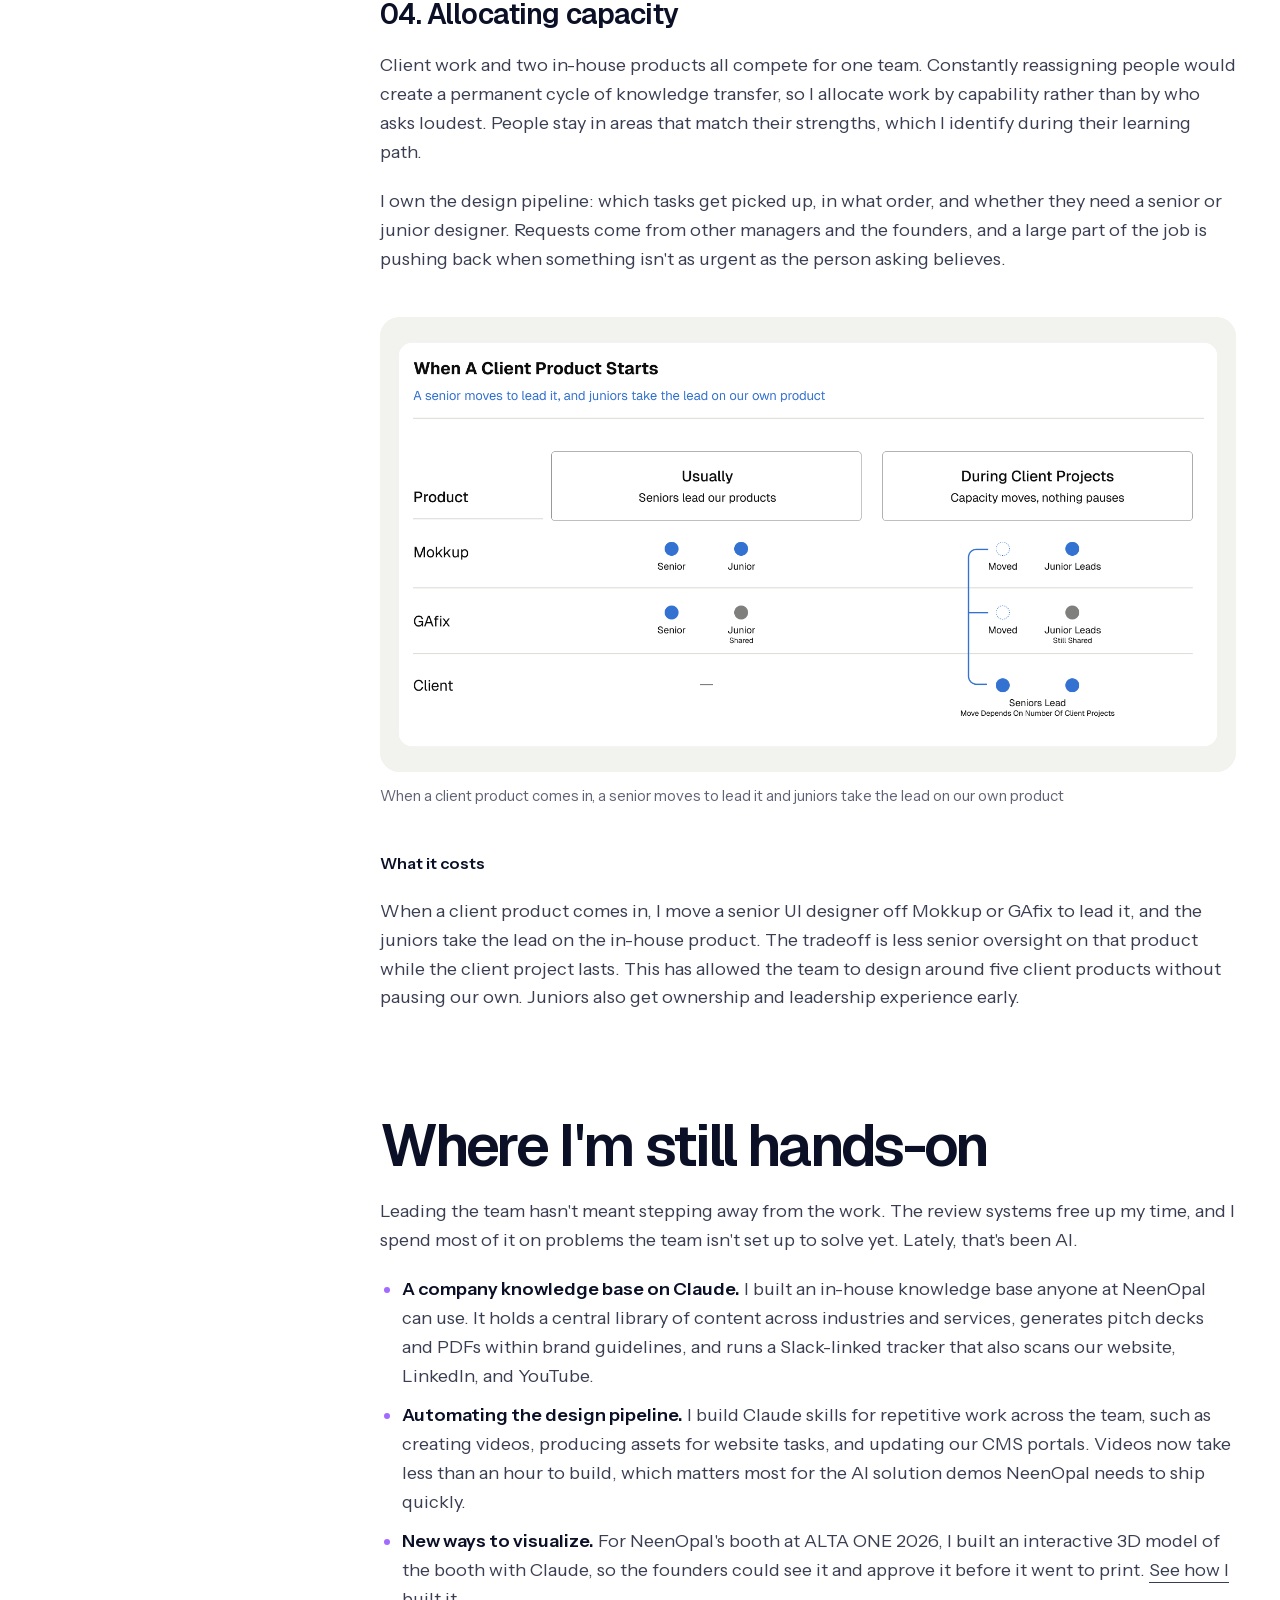
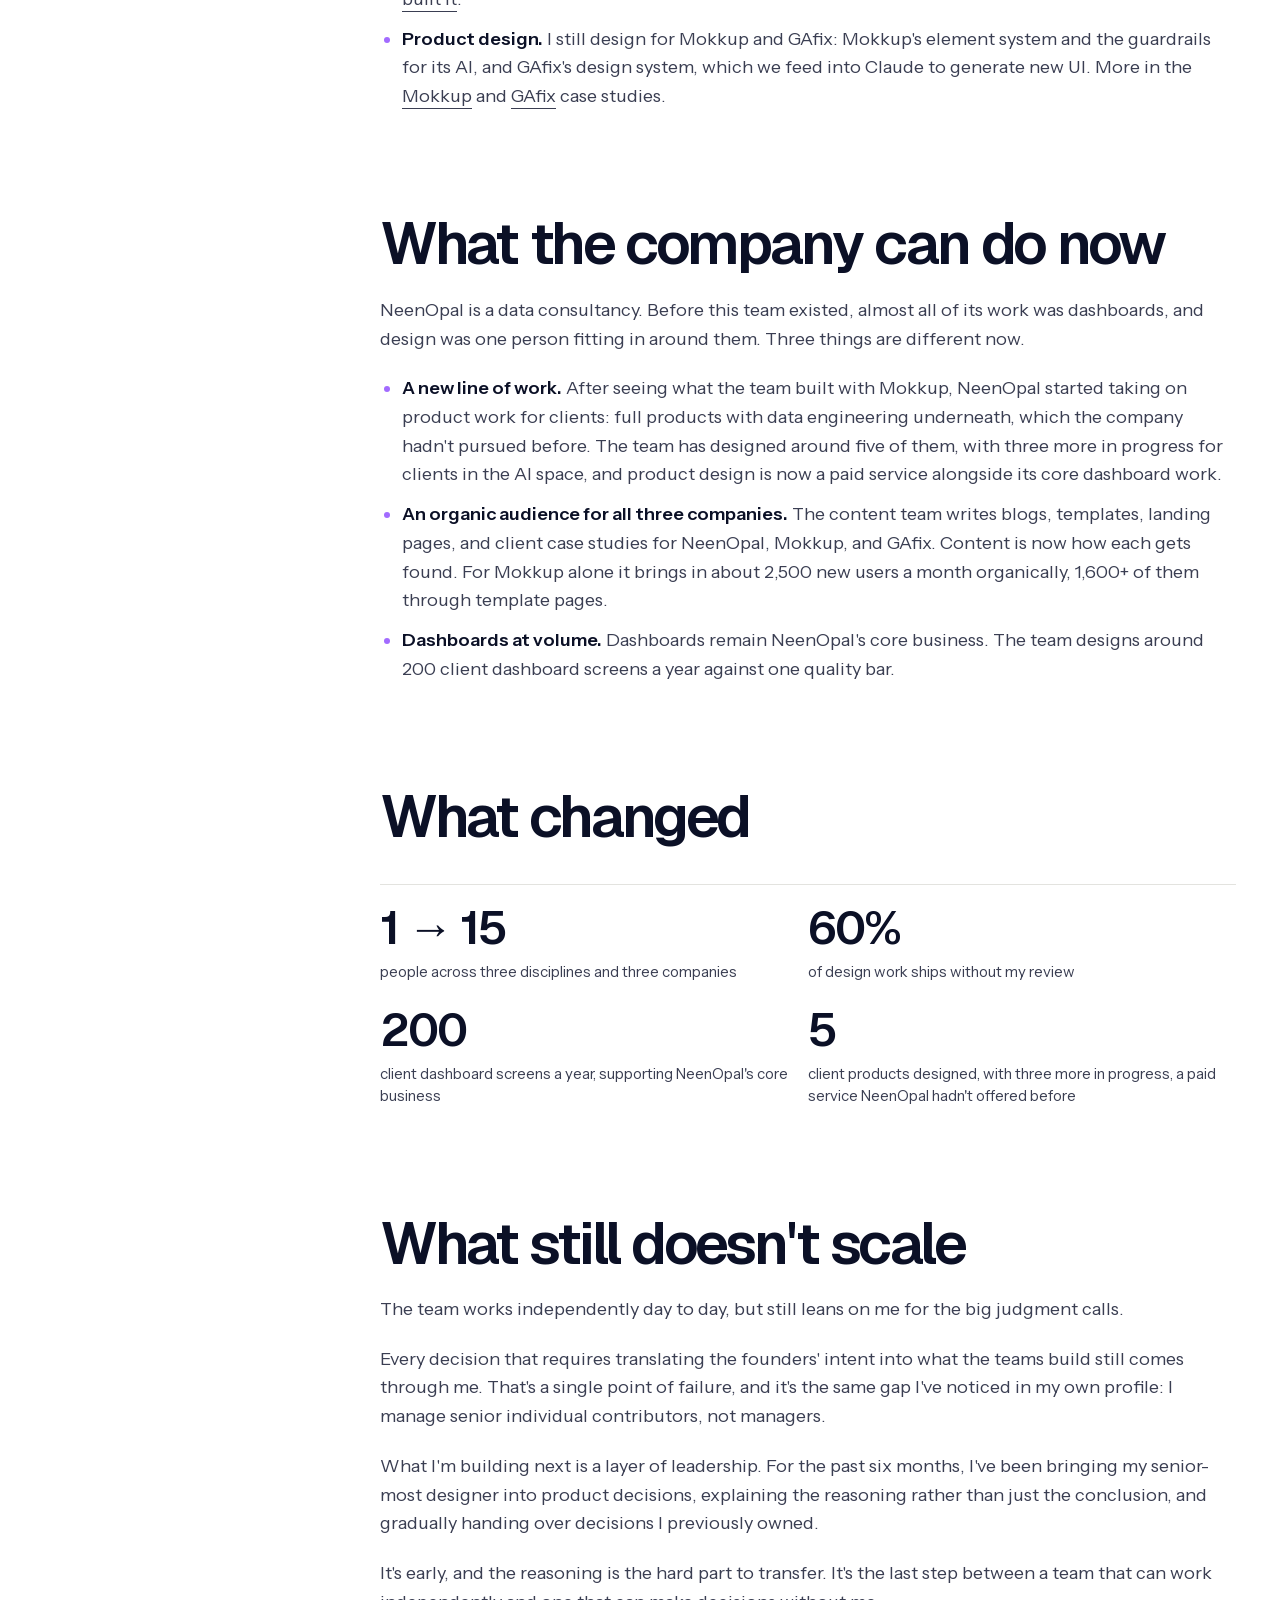
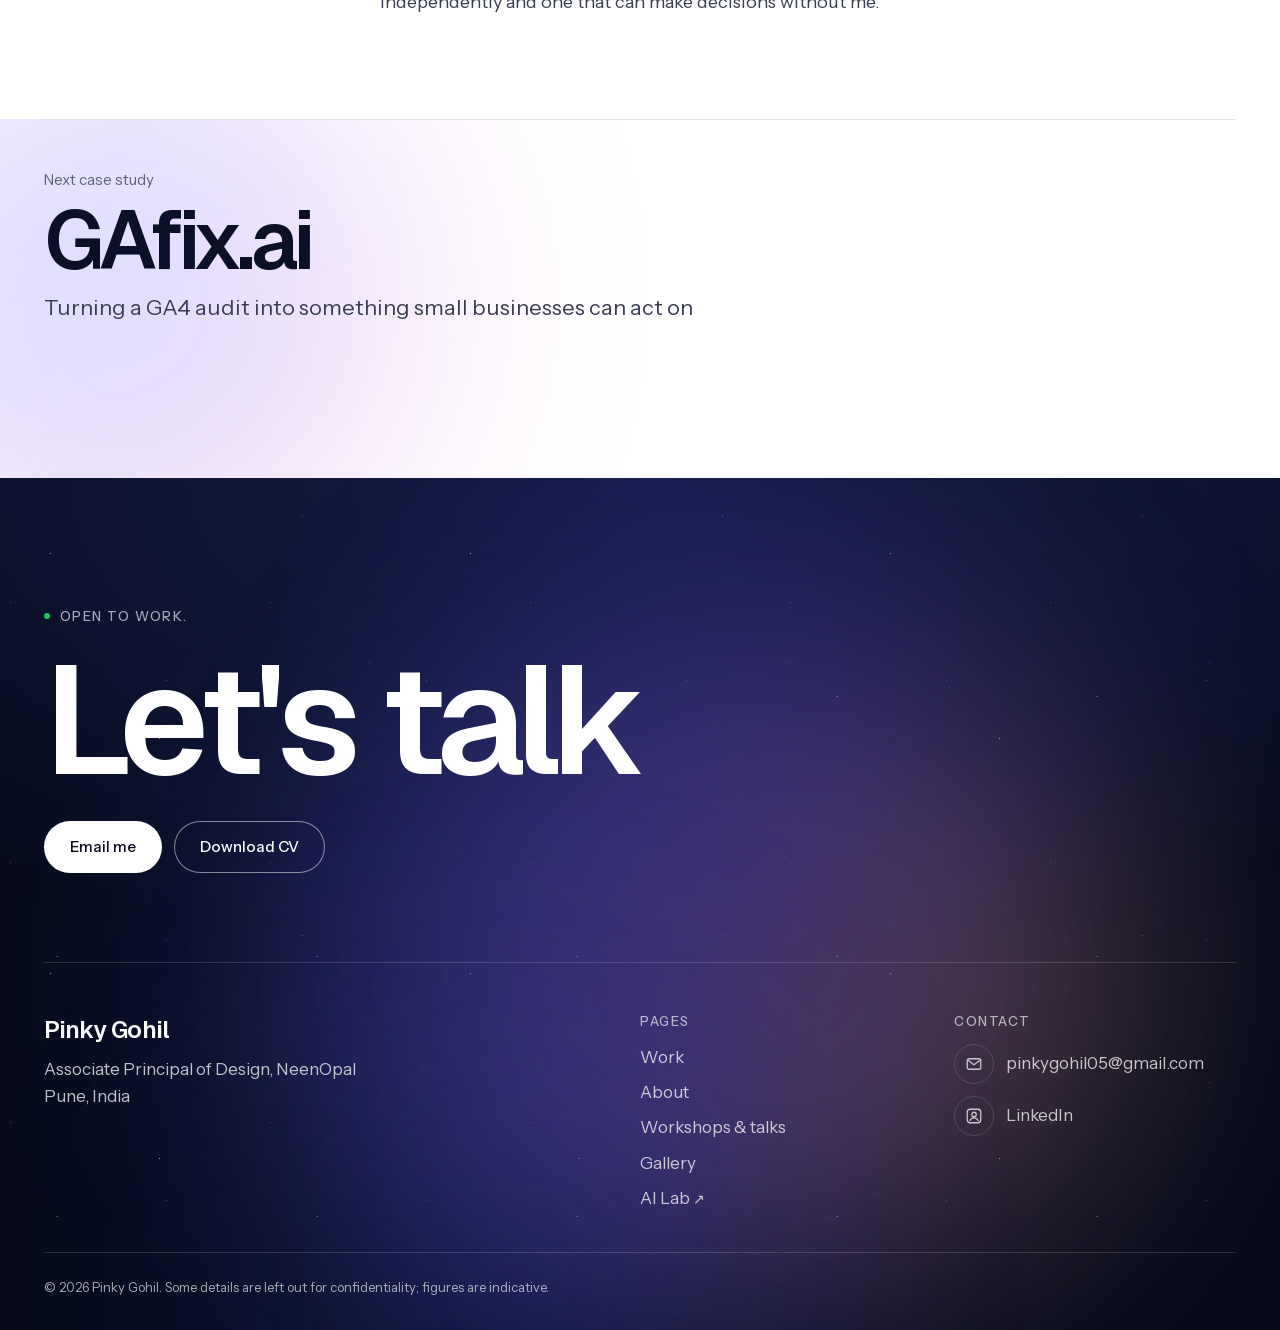
<file: work/neenopal.html>
<!DOCTYPE html><!--bsuMoSeDAPH348F_zbx7a--><html lang="en" class="__variable_7f4526 __variable_16eff0"><head><meta charSet="utf-8"/><meta name="viewport" content="width=device-width, initial-scale=1"/><link rel="preload" href="/_next/static/media/22a5144ee8d83bca-s.p.woff2" as="font" crossorigin="" type="font/woff2"/><link rel="preload" href="/_next/static/media/26d0ba92e140f0dc-s.p.woff2" as="font" crossorigin="" type="font/woff2"/><link rel="preload" as="image" href="/images/work/neenopal/cover.png"/><link rel="stylesheet" href="/_next/static/css/5245ab1f73a83614.css" data-precedence="next"/><link rel="preload" as="script" fetchPriority="low" href="/_next/static/chunks/webpack-af22bf3c4cb5f9e6.js"/><script src="/_next/static/chunks/4bd1b696-c023c6e3521b1417.js" async=""></script><script src="/_next/static/chunks/255-2005b055456c798b.js" async=""></script><script src="/_next/static/chunks/main-app-e7262eb14bfca8f3.js" async=""></script><script src="/_next/static/chunks/619-9168df9c2a29b74b.js" async=""></script><script src="/_next/static/chunks/app/layout-151059ae1ff36098.js" async=""></script><script src="/_next/static/chunks/356-a59ce54394773204.js" async=""></script><script src="/_next/static/chunks/app/work/%5Bslug%5D/page-d8ae172187f8e3a5.js" async=""></script><meta name="next-size-adjust" content=""/><meta name="theme-color" content="#ffffff"/><title>NeenOpal: Building a 15-person design team while staying hands-on · Pinky Gohil</title><meta name="description" content="Built the design team at a data and analytics company from one person to 15 across design, UI, and content, while staying hands-on in the work."/><meta property="og:title" content="Building a 15-person design team while staying hands-on"/><meta property="og:description" content="Built the design team at a data and analytics company from one person to 15 across design, UI, and content, while staying hands-on in the work."/><meta property="og:image" content="https://pinkygohil.work/images/work/neenopal/cover.png"/><meta name="twitter:card" content="summary_large_image"/><meta name="twitter:title" content="Building a 15-person design team while staying hands-on"/><meta name="twitter:description" content="Built the design team at a data and analytics company from one person to 15 across design, UI, and content, while staying hands-on in the work."/><meta name="twitter:image:type" content="image/jpeg"/><meta name="twitter:image:width" content="1200"/><meta name="twitter:image:height" content="630"/><meta name="twitter:image:alt" content="Pinky Gohil, design leader: I build design teams and the products they ship.
"/><meta name="twitter:image" content="https://pinkygohil.work/twitter-image.jpg?4371cc9f3aacae15"/><link rel="icon" href="/icon.png?6fa09b96e2917589" type="image/png" sizes="192x192"/><link rel="apple-touch-icon" href="/apple-icon.png?e3cf1a2ae6322e36" type="image/png" sizes="180x180"/><script src="/_next/static/chunks/polyfills-42372ed130431b0a.js" noModule=""></script></head><body><div hidden=""><!--$--><!--/$--></div><div id="pg-loader" class="loader" aria-hidden="true"><div class="loader__glow"></div><div class="loader__mark"><p class="loader__name"><span class="loader__ch">P</span><span class="loader__ch">i</span><span class="loader__ch">n</span><span class="loader__ch">k</span><span class="loader__ch">y</span><span class="loader__ch loader__ch--space"> </span><span class="loader__ch">G</span><span class="loader__ch">o</span><span class="loader__ch">h</span><span class="loader__ch">i</span><span class="loader__ch">l</span></p><span class="loader__light"></span><svg class="loader__twinkle" viewBox="0 0 26 26"><defs><linearGradient id="loader-tw" x1="0" y1="0" x2="1" y2="1"><stop offset="0" stop-color="#3d63ff"></stop><stop offset="0.5" stop-color="#a26bff"></stop><stop offset="1" stop-color="#ec5fae"></stop></linearGradient></defs><path fill="url(#loader-tw)" d="M13 0 C13.9 8.2 17.8 12.1 26 13 C17.8 13.9 13.9 17.8 13 26 C12.1 17.8 8.2 13.9 0 13 C8.2 12.1 12.1 8.2 13 0 Z"></path></svg></div></div><noscript><style>#pg-loader{display:none}</style></noscript><script>(function () {
  var root = document.getElementById("pg-loader");
  if (!root) return;
  try {
    if (sessionStorage.getItem("pg-loader-seen")) { root.hidden = true; return; }
    sessionStorage.setItem("pg-loader-seen", "1");
  } catch (e) {}
  root.classList.add("is-on");

  var name = root.querySelector(".loader__name");
  var light = root.querySelector(".loader__light");
  var twinkle = root.querySelector(".loader__twinkle");
  var chars = [].slice.call(root.querySelectorAll(".loader__ch"));
  var reduce = window.matchMedia && window.matchMedia("(prefers-reduced-motion: reduce)").matches;
  var loaded = document.readyState === "complete";
  window.addEventListener("load", function () { loaded = true; });

  function wait(ms) { return new Promise(function (r) { setTimeout(r, ms); }); }
  function ease(t) { return t < 0.5 ? 2 * t * t : 1 - Math.pow(-2 * t + 2, 2) / 2; }

  // Each letter holds a slice of one gradient that spans the whole name.
  function paint() {
    var w = name.scrollWidth;
    chars.forEach(function (c) {
      c.style.backgroundSize = w + "px 100%";
      c.style.backgroundPosition = -c.offsetLeft + "px 0";
    });
  }

  function sweep() {
    return new Promise(function (done) {
      var box = root.querySelector(".loader__mark").getBoundingClientRect();
      var nb = name.getBoundingClientRect();
      var first = chars[0].getBoundingClientRect();
      var last = chars[chars.length - 1].getBoundingClientRect();
      var y = nb.top - box.top + nb.height * 0.56;
      var x0 = first.left - box.left - 14, x1 = last.right - box.left + 6;
      var centers = chars.map(function (c) { var r = c.getBoundingClientRect(); return r.left - box.left + r.width / 2; });
      var t0 = null;
      light.style.opacity = "1";
      function frame(now) {
        if (t0 === null) t0 = now;
        var t = Math.min(1, (now - t0) / 1100), x = x0 + (x1 - x0) * ease(t);
        light.style.transform = "translate(" + x + "px," + y + "px)";
        chars.forEach(function (c, i) { if (x >= centers[i] - 6) c.classList.add("is-in"); });
        if (t < 1) return requestAnimationFrame(frame);
        twinkle.style.left = x + "px";
        twinkle.style.top = y - 2 + "px";
        twinkle.classList.remove("is-go");
        void twinkle.getBoundingClientRect();
        twinkle.classList.add("is-go");
        light.style.opacity = "0";
        setTimeout(done, 700);
      }
      requestAnimationFrame(frame);
    });
  }

  function reset() {
    root.classList.remove("is-clearing");
    chars.forEach(function (c) { c.classList.remove("is-in"); });
    twinkle.classList.remove("is-go");
  }

  function leave() {
    root.classList.add("is-done");
    setTimeout(function () { root.hidden = true; }, 650);
  }

  var fontsReady = document.fonts && document.fonts.ready ? document.fonts.ready : Promise.resolve();
  Promise.race([fontsReady, wait(1500)]).then(async function () {
    paint();
    if (reduce) {
      chars.forEach(function (c) { c.classList.add("is-in"); });
      await wait(800);
      return leave();
    }
    for (var round = 0; round < 3; round++) {
      reset();
      await wait(200);
      await sweep();
      await wait(round === 0 ? 350 : 250);
      if (loaded) break;
      root.classList.add("is-clearing");
      await wait(350);
    }
    leave();
  });
})();</script><a href="#main" class="skip-link">Skip to content</a><header class="header"><div class="header__bar container"><a class="header__name" href="/">Pinky Gohil</a><nav class="header__inline" aria-label="Main"><a class="header__link" aria-current="page" href="/work">Work</a><a class="header__link" href="/about">About</a><a class="header__link" href="/workshops">Workshops &amp; talks</a><a class="header__link" href="/gallery">Gallery</a><a href="https://pinkygohil.github.io/ai-lab" class="header__link" target="_blank" rel="noreferrer">AI Lab<span class="nav-ext" aria-hidden="true">↗</span><span class="visually-hidden"> (opens in a new tab)</span></a></nav><button type="button" class="header__toggle" aria-expanded="false" aria-controls="site-menu"><span class="header__toggle-label">Menu</span><span class="header__burger" aria-hidden="true"><span></span><span></span></span></button></div><div id="site-menu" class="menu" hidden=""><div class="menu__inner container"><nav aria-label="Menu"><ol class="menu__list"><li style="--i:0"><a class="menu__link" href="/">Home</a></li><li style="--i:1"><a class="menu__link" href="/work">Work</a></li><li style="--i:2"><a class="menu__link" href="/about">About</a></li><li style="--i:3"><a class="menu__link" href="/workshops">Workshops &amp; talks</a></li><li style="--i:4"><a class="menu__link" href="/gallery">Gallery</a></li><li style="--i:5"><a href="https://pinkygohil.github.io/ai-lab" class="menu__link" target="_blank" rel="noreferrer">AI Lab<span class="nav-ext" aria-hidden="true">↗</span><span class="visually-hidden"> (opens in a new tab)</span></a></li></ol></nav><div class="menu__aside"><p class="menu__note">Open to design leadership roles</p><a class="menu__email text-link" href="mailto:pinkygohil05@gmail.com">pinkygohil05@gmail.com</a><ul class="menu__socials"><li><a href="https://www.linkedin.com/in/pinkygohil2505/" target="_blank" rel="noreferrer" class="text-link">LinkedIn</a></li></ul></div></div></div></header><main id="main"><article class="case"><div class="glow-zone"><div class="glow-wrap glow-wrap--soft" aria-hidden="true"><div class="glow"></div><div class="glow glow--two"></div></div><header class="case__head container page-top"><a class="case__back" href="/work"><svg width="16" height="16" viewBox="0 0 24 24" fill="none" aria-hidden="true"><path d="M15 6 9 12l6 6" stroke="currentColor" stroke-width="2" stroke-linecap="round"></path></svg>All work</a><p class="case__company">NeenOpal<span>10<!-- --> min read</span></p><h1 class="case__title">Building a 15-person design team while staying hands-on</h1><div class="case__intro"><dl class="case__facts"><div class="case__fact"><dt>Role</dt><dd>Associate Principal of Design</dd></div><div class="case__fact"><dt>Company</dt><dd>NeenOpal</dd></div><div class="case__fact"><dt>Timeline</dt><dd>2020 – present</dd></div><div class="case__fact"><dt>Team</dt><dd>4 UI/UX, 6 graphic design, 4 content and SEO, 1 marketing intern</dd></div><div class="case__fact"><dt>Owned</dt><dd>Marketing, branding, dashboard design, product ideation, content strategy</dd></div></dl><section class="glance" aria-labelledby="glance-title"><p id="glance-title" class="eyebrow glance__label"><span class="eyebrow__dot" aria-hidden="true"></span>Summary</p><p class="glance__overview">I joined NeenOpal as its first designer and grew design into a 15-person multidisciplinary team spanning UI/UX, graphic design, content, and SEO. As the team grew, I built the systems that allowed it to scale: how we hire, develop talent, maintain quality, and distribute ownership. Those systems are also what keep me hands-on. Because most work no longer needs my review, I spend the time I save on design and on building AI tools that change how the team works.</p><dl class="glance__stats"><div><dd>1 → 15</dd><dt>people on the team</dt></div><div><dd>60%</dd><dt>of work ships without my direct review</dt></div><div><dd>5+</dd><dt>products shipped</dt></div></dl></section></div></header></div><div class="container"><div class="media case__cover" style="aspect-ratio:2"><img alt="NeenOpal cover" decoding="async" data-nimg="fill" style="position:absolute;height:100%;width:100%;left:0;top:0;right:0;bottom:0;color:transparent" src="/images/work/neenopal/cover.png"/></div></div><div class="case__layout container"><aside class="case__aside"><nav class="outline" aria-label="On this page"><p class="outline__title">On this page</p><ol class="outline__list"><li><a href="#i-joined-as-a-designer-the-role-kept-getting-bigger" class="outline__link">I joined as a designer. The role kept getting bigger.</a></li><li><a href="#the-scope-i-had-to-ask-for" class="outline__link">The scope I had to ask for</a></li><li><a href="#building-the-team-around-the-work" class="outline__link">Building the team around the work</a></li><li><a href="#how-i-built-the-team" class="outline__link">How I built the team</a></li><li><a href="#where-im-still-hands-on" class="outline__link">Where I&#x27;m still hands-on</a></li><li><a href="#what-the-company-can-do-now" class="outline__link">What the company can do now</a></li><li><a href="#what-changed" class="outline__link">What changed</a></li><li><a href="#what-still-doesnt-scale" class="outline__link">What still doesn&#x27;t scale</a></li></ol></nav><p class="case__nda">Some details are left out to respect confidentiality, and figures are rounded or indicative.</p></aside><div class="prose"><h2 id="i-joined-as-a-designer-the-role-kept-getting-bigger" class="prose__h2">I joined as a designer. The role kept getting bigger.</h2><p>I joined NeenOpal, a data and analytics company, in 2020 as its first designer, working on visual and communication design. Within two years, the work had grown to include product design, data visualization, websites, branding, marketing, and content across NeenOpal and its two in-house products, <a class="text-link" href="/work/mokkup">Mokkup.ai</a> and <!-- --><a class="text-link" href="/work/gafix">GAfix.ai</a>.<!-- --></p><p>As the company and products grew, design became less about delivering individual pieces and more about making them work together. A dashboard needed to communicate complicated data clearly. A product needed to solve a user&#x27;s problem. Marketing needed to explain why it mattered, while content and SEO brought the right people to it. All of it had to feel like it came from the same company.</p><p>At first, I could manage the work myself. Then it grew beyond me. Client work had deadlines; marketing didn&#x27;t. When both landed in the same week, marketing slipped, because there was always another client deliverable behind the last one. We were building products nobody outside the company had heard of, because the person producing the collateral was also the person delivering client design.</p><p>The problem wasn&#x27;t a shortage of design capacity. The company&#x27;s processes were set up so that one designer carried all the responsibility. Changing that took four years and around 20 permanent hires, 15 of whom are on the team today.</p><h2 id="the-scope-i-had-to-ask-for" class="prose__h2">The scope I had to ask for</h2><p>When I started building the team, design and UI sat under two different managers. Content didn&#x27;t exist at all. The functions worked in silos, and it showed: the company didn&#x27;t sound or look like one company.</p><p>I went to the founders and proposed that both design and UI report to me. I also proposed building a content team from nothing, which was beyond my skill set at the time, and I said so.</p><h3 id="the-pushback" class="prose__h3">The pushback</h3><p>Their objections were reasonable. How would I allocate my time across three disciplines? What would it cost the business if I got it wrong? Why would consolidation solve what looked like a coordination problem? And why did a data company need a content team? It took a month and at least ten conversations before they agreed.</p><p>My argument was that these were three core pillars of NeenOpal and its products, and that the sequence between them was fixed. The UI team knew what was shipping, which told design what collateral was needed, which told content and SEO what had to be on the site to bring in the right traffic. Split across three managers, that sequence ran on meetings. Under one function, it could be a single conversation.</p><p>I wasn&#x27;t asking for a bigger team. I was asking to be accountable for two functions I didn&#x27;t run and one that didn&#x27;t exist.</p><h3 id="why-it-works" class="prose__h3">Why it works</h3><p>The three teams now coordinate among themselves without waiting for me to hand over information, and launches go out with content and marketing already in place. When we launched Mokkup in 2023, the design team was already releasing teasers and trailers, the UI team was designing the product, and the content team had blogs ready to drive organic traffic.</p><p>The point wasn&#x27;t to have more meetings. It was to let work move between disciplines without waiting for a manager-to-manager handoff.</p><h2 id="building-the-team-around-the-work" class="prose__h2">Building the team around the work</h2><p>My role grew from executing the work to building the team that executes it, without giving up the work itself. The team now spans graphic design, UI/UX, content, and SEO, working across all three companies. Each discipline has its own seniors and juniors. I set direction and standards; my seniors run the work and review it before it reaches me.</p><p>I keep track of everything in the design pipeline and what ships from it. Roughly six in every ten pieces of work now ship without my direct review. Senior designers review the rest before it reaches me. The time this frees up goes back into hands-on work: product strategy and design for Mokkup and GAfix, and the AI tools described below.</p><figure class="prose__figure"><div class="media" style="aspect-ratio:1.6"><img alt="One team, three disciplines: UI/UX dedicated per product, with the rest of the team shared across all three companies" loading="lazy" decoding="async" data-nimg="fill" style="position:absolute;height:100%;width:100%;left:0;top:0;right:0;bottom:0;color:transparent" src="/images/work/neenopal/01.png"/></div><figcaption>One team, three disciplines: UI/UX dedicated per product, with the rest of the team shared across all three companies</figcaption></figure><p>I also work with NeenOpal&#x27;s frontend, backend, and AI team leads on product direction for Mokkup and GAfix, and on the AI solutions we&#x27;re building. Much of that role is deciding direction with those teams and the founders, then defending it.</p><h2 id="how-i-built-the-team" class="prose__h2">How I built the team</h2><h3 id="01-hiring" class="prose__h3">01. Hiring</h3><p>Most of our work depends on understanding data, or at least being willing to learn it. Neither design school nor content training teaches it. I didn&#x27;t arrive with that knowledge either, so a strong portfolio alone tells me very little about whether someone will succeed here.</p><p>Every candidate, whether in design, UI, or content, completes an assessment before reaching an interview.</p><h4 class="prose__h4">How it works</h4><p>For design and UI hires, I ask candidates to build a dashboard for a fictional marketing agency. I deliberately leave out some details. They choose which metrics a marketing manager would need, have free rein over the design, and explain their choices and what each metric means. Content hires get an equivalent brief on a technical tool or process.</p><p>The explanation matters more than the dashboard. I&#x27;m testing whether someone can reason about what a number means and defend their choices. That&#x27;s the trait that separates people who succeed at NeenOpal from those who don&#x27;t, and a portfolio rarely shows it. Candidates submit the task alongside their portfolio, so I can see both their work and how they think.</p><figure class="prose__figure"><div class="media" style="aspect-ratio:2.038216560509554"><img alt="The assessment brief and what I look for in a candidate" loading="lazy" decoding="async" data-nimg="fill" style="position:absolute;height:100%;width:100%;left:0;top:0;right:0;bottom:0;color:transparent" src="/images/work/neenopal/02.png"/></div><figcaption>The assessment brief and what I look for in a candidate</figcaption></figure><h4 class="prose__h4">What it costs</h4><dl class="prose__stats" style="--n:2"><div><dt>of candidates are screened out before interview, so interviews go to people who have shown they can reason about data</dt><dd>70%</dd></div><div><dt>added to the hiring process, the tradeoff</dt><dd>1 week</dd></div></dl><p>Since we started hiring, more than 50 candidates have made it through to an interview with me.</p><h3 id="02-developing-domain-knowledge" class="prose__h3">02. Developing domain knowledge</h3><p>Designers and writers rarely arrive understanding data. I didn&#x27;t either; I built that knowledge over time by working alongside my peers at NeenOpal. Rather than expecting every new hire to figure it out alone, I turned that path into something repeatable.</p><h4 class="prose__h4">How it works</h4><p>New hires start with the brand guidelines for all three companies, then spend three days exploring Mokkup and GAfix and come back with observations. That doubles as user feedback. Early on, a new hire flagged that Mokkup&#x27;s onboarding asked too many questions, and we cut it down without losing what we needed.</p><p>They then start with simpler work, like social posts, pitch decks, and brochures, which gets them familiar with data terminology and encourages them to look things up. Senior team members teach them the tools the company runs on (Power BI, Tableau, and Google Analytics) peer to peer. After that, they take on work across all three companies. Juniors are usually working across all channels within six months.</p><figure class="prose__figure"><div class="media" style="aspect-ratio:1.7777777777777777"><img alt="The learning path: brand guidelines, product exploration, simple work, BI tools, and cross-company work" loading="lazy" decoding="async" data-nimg="fill" style="position:absolute;height:100%;width:100%;left:0;top:0;right:0;bottom:0;color:transparent" src="/images/work/neenopal/03.png"/></div><figcaption>The learning path: brand guidelines, product exploration, simple work, BI tools, and cross-company work</figcaption></figure><h4 class="prose__h4">Where it works</h4><p>I first used this path with an intern I hired in 2022. She came from a non-design background but showed a real capacity to learn. She is now one of my most senior designers. She oversees client projects that need design input, trains junior designers, and contributes significantly to Mokkup, particularly to how elements behave in Mokkup and destination tools like Power BI and Tableau. She&#x27;s one of around 10 people on the team who have been promoted, some of them twice.</p><figure class="prose__figure"><div class="media" style="aspect-ratio:1.693121693121693"><img alt="2022: intern from a non-design background → Today: senior designer who oversees client design work, trains juniors, and shapes Mokkup&#x27;s export fidelity" loading="lazy" decoding="async" data-nimg="fill" style="position:absolute;height:100%;width:100%;left:0;top:0;right:0;bottom:0;color:transparent" src="/images/work/neenopal/04.png"/></div><figcaption>2022: intern from a non-design background → Today: senior designer who oversees client design work, trains juniors, and shapes Mokkup&#x27;s export fidelity</figcaption></figure><h3 id="03-maintaining-a-quality-bar" class="prose__h3">03. Maintaining a quality bar</h3><p>When I was the only designer, quality was whatever I accepted. As the team scaled, that standard had to hold whether I reviewed the final output or not.</p><p>I built a design checklist that every project follows, especially client dashboards. About 200 client dashboard screens a year ship against it. Since we introduced it, clients have asked for fewer design revisions and brought us more work; around 20 have returned for repeat engagements.</p><figure class="prose__figure"><div class="media" style="aspect-ratio:1.927710843373494"><img alt="The checklist every project follows, whoever designs it: seven checks, followed by senior review" loading="lazy" decoding="async" data-nimg="fill" style="position:absolute;height:100%;width:100%;left:0;top:0;right:0;bottom:0;color:transparent" src="/images/work/neenopal/05.png"/></div><figcaption>The checklist every project follows, whoever designs it: seven checks, followed by senior review</figcaption></figure><p>Senior designers are the review layer before anything reaches me, freeing me for strategy and coordination. I also run recurring internal <a class="text-link" href="/workshops">workshops</a>: on design principles and thinking outside the box for the design team, and on designing better dashboards for the analysts and managers we work with.</p><h4 class="prose__h4">What it costs</h4><p>When a senior designer repeatedly fell below the quality bar, I spent six months trying different allocations, coaching, and closer reviews before concluding the role wasn&#x27;t working. I let them go rather than lower the standard for the rest of the team.</p><h3 id="04-allocating-capacity" class="prose__h3">04. Allocating capacity</h3><p>Client work and two in-house products all compete for one team. Constantly reassigning people would create a permanent cycle of knowledge transfer, so I allocate work by capability rather than by who asks loudest. People stay in areas that match their strengths, which I identify during their learning path.</p><p>I own the design pipeline: which tasks get picked up, in what order, and whether they need a senior or junior designer. Requests come from other managers and the founders, and a large part of the job is pushing back when something isn&#x27;t as urgent as the person asking believes.</p><figure class="prose__figure"><div class="media" style="aspect-ratio:1.8823529411764706"><img alt="When a client product comes in, a senior moves to lead it and juniors take the lead on our own product" loading="lazy" decoding="async" data-nimg="fill" style="position:absolute;height:100%;width:100%;left:0;top:0;right:0;bottom:0;color:transparent" src="/images/work/neenopal/06.png"/></div><figcaption>When a client product comes in, a senior moves to lead it and juniors take the lead on our own product</figcaption></figure><h4 class="prose__h4">What it costs</h4><p>When a client product comes in, I move a senior UI designer off Mokkup or GAfix to lead it, and the juniors take the lead on the in-house product. The tradeoff is less senior oversight on that product while the client project lasts. This has allowed the team to design around five client products without pausing our own. Juniors also get ownership and leadership experience early.</p><h2 id="where-im-still-hands-on" class="prose__h2">Where I&#x27;m still hands-on</h2><p>Leading the team hasn&#x27;t meant stepping away from the work. The review systems free up my time, and I spend most of it on problems the team isn&#x27;t set up to solve yet. Lately, that&#x27;s been AI.</p><ul class="prose__list"><li><strong>A company knowledge base on Claude.</strong> I built an in-house knowledge base anyone at NeenOpal can use. It holds a central library of content across industries and services, generates pitch decks and PDFs within brand guidelines, and runs a Slack-linked tracker that also scans our website, LinkedIn, and YouTube.</li><li><strong>Automating the design pipeline.</strong> I build Claude skills for repetitive work across the team, such as creating videos, producing assets for website tasks, and updating our CMS portals. Videos now take less than an hour to build, which matters most for the AI solution demos NeenOpal needs to ship quickly.</li><li><strong>New ways to visualize.</strong> For NeenOpal&#x27;s booth at ALTA ONE 2026, I built an interactive 3D model of the booth with Claude, so the founders could see it and approve it before it went to print. <a href="https://pinkygohil.github.io/ai-lab" class="text-link" target="_blank" rel="noreferrer">See how I built it</a>.</li><li><strong>Product design.</strong> I still design for Mokkup and GAfix: Mokkup&#x27;s element system and the guardrails for its AI, and GAfix&#x27;s design system, which we feed into Claude to generate new UI. More in the <a class="text-link" href="/work/mokkup">Mokkup</a> and <a class="text-link" href="/work/gafix">GAfix</a> case studies.</li></ul><h2 id="what-the-company-can-do-now" class="prose__h2">What the company can do now</h2><p>NeenOpal is a data consultancy. Before this team existed, almost all of its work was dashboards, and design was one person fitting in around them. Three things are different now.</p><ul class="prose__list"><li><strong>A new line of work.</strong> After seeing what the team built with Mokkup, NeenOpal started taking on product work for clients: full products with data engineering underneath, which the company hadn&#x27;t pursued before. The team has designed around five of them, with three more in progress for clients in the AI space, and product design is now a paid service alongside its core dashboard work.</li><li><strong>An organic audience for all three companies.</strong> The content team writes blogs, templates, landing pages, and client case studies for NeenOpal, Mokkup, and GAfix. Content is now how each gets found. For Mokkup alone it brings in about 2,500 new users a month organically, 1,600+ of them through template pages.</li><li><strong>Dashboards at volume.</strong> Dashboards remain NeenOpal&#x27;s core business. The team designs around 200 client dashboard screens a year against one quality bar.</li></ul><h2 id="what-changed" class="prose__h2">What changed</h2><dl class="prose__stats" style="--n:2"><div><dt>people across three disciplines and three companies</dt><dd>1 → 15</dd></div><div><dt>of design work ships without my review</dt><dd>60%</dd></div><div><dt>client dashboard screens a year, supporting NeenOpal&#x27;s core business</dt><dd>200</dd></div><div><dt>client products designed, with three more in progress, a paid service NeenOpal hadn&#x27;t offered before</dt><dd>5</dd></div></dl><h2 id="what-still-doesnt-scale" class="prose__h2">What still doesn&#x27;t scale</h2><p>The team works independently day to day, but still leans on me for the big judgment calls.</p><p>Every decision that requires translating the founders&#x27; intent into what the teams build still comes through me. That&#x27;s a single point of failure, and it&#x27;s the same gap I&#x27;ve noticed in my own profile: I manage senior individual contributors, not managers.</p><p>What I&#x27;m building next is a layer of leadership. For the past six months, I&#x27;ve been bringing my senior-most designer into product decisions, explaining the reasoning rather than just the conclusion, and gradually handing over decisions I previously owned.</p><p>It&#x27;s early, and the reasoning is the hard part to transfer. It&#x27;s the last step between a team that can work independently and one that can make decisions without me.</p></div></div><nav class="case__next container accent-zone" aria-label="Next case study"><span class="accent-glow accent-glow--left" style="--accent-top:-30%" aria-hidden="true"></span><a class="next" href="/work/gafix"><span class="next__label">Next case study</span><span class="next__title">GAfix.ai</span><span class="next__summary">Turning a GA4 audit into something small businesses can act on</span></a></nav></article><!--$--><!--/$--></main><footer class="footer section--space" id="contact"><div class="space-sky" aria-hidden="true"></div><div class="glow-wrap glow-wrap--night" aria-hidden="true"><div class="glow"></div><div class="glow glow--two"></div></div><div class="container"><div class="footer__cta"><p class="eyebrow"><span class="eyebrow__dot eyebrow__dot--live" aria-hidden="true"></span>Open to work.</p><h2 class="footer__title"><a href="mailto:pinkygohil05@gmail.com">Let&#x27;s talk</a></h2><div class="footer__actions"><a href="mailto:pinkygohil05@gmail.com" class="roll roll--light" rel="noreferrer"><span class="roll__track"><span class="roll__label">Email me</span><span class="roll__label" aria-hidden="true">Email me</span></span></a><a href="/Pinky-Gohil-CV.pdf" class="roll roll--ghost footer__ghost" rel="noreferrer"><span class="roll__track"><span class="roll__label">Download CV</span><span class="roll__label" aria-hidden="true">Download CV</span></span></a></div></div><div class="footer__grid"><div class="footer__id"><p class="footer__name">Pinky Gohil</p><p class="footer__role">Associate Principal of Design<!-- -->, <!-- -->NeenOpal<br/>Pune, India</p></div><nav aria-label="Footer"><p class="footer__head">Pages</p><ul class="footer__list"><li><a href="/work">Work</a></li><li><a href="/about">About</a></li><li><a href="/workshops">Workshops &amp; talks</a></li><li><a href="/gallery">Gallery</a></li><li><a href="https://pinkygohil.github.io/ai-lab" target="_blank" rel="noreferrer">AI Lab<span class="nav-ext" aria-hidden="true">↗</span><span class="visually-hidden"> (opens in a new tab)</span></a></li></ul></nav><div><p class="footer__head">Contact</p><ul class="footer__contact"><li><a href="mailto:pinkygohil05@gmail.com" class="footer__icon-link"><span class="footer__icon" aria-hidden="true"><svg width="18" height="18" viewBox="0 0 24 24" fill="none"><rect x="3" y="5" width="18" height="14" rx="2.5" stroke="currentColor" stroke-width="1.7"></rect><path d="m4 7 8 6 8-6" stroke="currentColor" stroke-width="1.7" stroke-linejoin="round"></path></svg></span>pinkygohil05@gmail.com</a></li><li><a href="https://www.linkedin.com/in/pinkygohil2505/" target="_blank" rel="noreferrer" class="footer__icon-link"><span class="footer__icon" aria-hidden="true"><svg width="18" height="18" viewBox="0 0 24 24" fill="none"><rect x="3" y="3" width="18" height="18" rx="4" stroke="currentColor" stroke-width="1.7"></rect><circle cx="12" cy="10" r="3" stroke="currentColor" stroke-width="1.7"></circle><path d="M6.5 18c1.2-2.4 3.1-3.5 5.5-3.5s4.3 1.1 5.5 3.5" stroke="currentColor" stroke-width="1.7" stroke-linecap="round"></path></svg></span>LinkedIn</a></li></ul></div></div><p class="footer__legal">© <!-- -->2026<!-- --> <!-- -->Pinky Gohil<!-- -->. Some details are left out for confidentiality; figures are indicative.</p></div></footer><script src="/_next/static/chunks/webpack-af22bf3c4cb5f9e6.js" id="_R_" async=""></script><script>(self.__next_f=self.__next_f||[]).push([0])</script><script>self.__next_f.push([1,"1:\"$Sreact.fragment\"\nb:I[7150,[],\"\"]\n:HL[\"/_next/static/media/22a5144ee8d83bca-s.p.woff2\",\"font\",{\"crossOrigin\":\"\",\"type\":\"font/woff2\"}]\n:HL[\"/_next/static/media/26d0ba92e140f0dc-s.p.woff2\",\"font\",{\"crossOrigin\":\"\",\"type\":\"font/woff2\"}]\n:HL[\"/_next/static/css/5245ab1f73a83614.css\",\"style\"]\n2:Td0a,"])</script><script>self.__next_f.push([1,"(function () {\n  var root = document.getElementById(\"pg-loader\");\n  if (!root) return;\n  try {\n    if (sessionStorage.getItem(\"pg-loader-seen\")) { root.hidden = true; return; }\n    sessionStorage.setItem(\"pg-loader-seen\", \"1\");\n  } catch (e) {}\n  root.classList.add(\"is-on\");\n\n  var name = root.querySelector(\".loader__name\");\n  var light = root.querySelector(\".loader__light\");\n  var twinkle = root.querySelector(\".loader__twinkle\");\n  var chars = [].slice.call(root.querySelectorAll(\".loader__ch\"));\n  var reduce = window.matchMedia \u0026\u0026 window.matchMedia(\"(prefers-reduced-motion: reduce)\").matches;\n  var loaded = document.readyState === \"complete\";\n  window.addEventListener(\"load\", function () { loaded = true; });\n\n  function wait(ms) { return new Promise(function (r) { setTimeout(r, ms); }); }\n  function ease(t) { return t \u003c 0.5 ? 2 * t * t : 1 - Math.pow(-2 * t + 2, 2) / 2; }\n\n  // Each letter holds a slice of one gradient that spans the whole name.\n  function paint() {\n    var w = name.scrollWidth;\n    chars.forEach(function (c) {\n      c.style.backgroundSize = w + \"px 100%\";\n      c.style.backgroundPosition = -c.offsetLeft + \"px 0\";\n    });\n  }\n\n  function sweep() {\n    return new Promise(function (done) {\n      var box = root.querySelector(\".loader__mark\").getBoundingClientRect();\n      var nb = name.getBoundingClientRect();\n      var first = chars[0].getBoundingClientRect();\n      var last = chars[chars.length - 1].getBoundingClientRect();\n      var y = nb.top - box.top + nb.height * 0.56;\n      var x0 = first.left - box.left - 14, x1 = last.right - box.left + 6;\n      var centers = chars.map(function (c) { var r = c.getBoundingClientRect(); return r.left - box.left + r.width / 2; });\n      var t0 = null;\n      light.style.opacity = \"1\";\n      function frame(now) {\n        if (t0 === null) t0 = now;\n        var t = Math.min(1, (now - t0) / 1100), x = x0 + (x1 - x0) * ease(t);\n        light.style.transform = \"translate(\" + x + \"px,\" + y + \"px)\";\n        chars.forEach(function (c, i) { if (x \u003e= centers[i] - 6) c.classList.add(\"is-in\"); });\n        if (t \u003c 1) return requestAnimationFrame(frame);\n        twinkle.style.left = x + \"px\";\n        twinkle.style.top = y - 2 + \"px\";\n        twinkle.classList.remove(\"is-go\");\n        void twinkle.getBoundingClientRect();\n        twinkle.classList.add(\"is-go\");\n        light.style.opacity = \"0\";\n        setTimeout(done, 700);\n      }\n      requestAnimationFrame(frame);\n    });\n  }\n\n  function reset() {\n    root.classList.remove(\"is-clearing\");\n    chars.forEach(function (c) { c.classList.remove(\"is-in\"); });\n    twinkle.classList.remove(\"is-go\");\n  }\n\n  function leave() {\n    root.classList.add(\"is-done\");\n    setTimeout(function () { root.hidden = true; }, 650);\n  }\n\n  var fontsReady = document.fonts \u0026\u0026 document.fonts.ready ? document.fonts.ready : Promise.resolve();\n  Promise.race([fontsReady, wait(1500)]).then(async function () {\n    paint();\n    if (reduce) {\n      chars.forEach(function (c) { c.classList.add(\"is-in\"); });\n      await wait(800);\n      return leave();\n    }\n    for (var round = 0; round \u003c 3; round++) {\n      reset();\n      await wait(200);\n      await sweep();\n      await wait(round === 0 ? 350 : 250);\n      if (loaded) break;\n      root.classList.add(\"is-clearing\");\n      await wait(350);\n    }\n    leave();\n  });\n})();"])</script><script>self.__next_f.push([1,"0:{\"P\":null,\"b\":\"bsuMoSeDAPH348F-zbx7a\",\"p\":\"\",\"c\":[\"\",\"work\",\"neenopal\"],\"i\":false,\"f\":[[[\"\",{\"children\":[\"work\",{\"children\":[[\"slug\",\"neenopal\",\"d\"],{\"children\":[\"__PAGE__\",{}]}]}]},\"$undefined\",\"$undefined\",true],[\"\",[\"$\",\"$1\",\"c\",{\"children\":[[[\"$\",\"link\",\"0\",{\"rel\":\"stylesheet\",\"href\":\"/_next/static/css/5245ab1f73a83614.css\",\"precedence\":\"next\",\"crossOrigin\":\"$undefined\",\"nonce\":\"$undefined\"}]],[\"$\",\"html\",null,{\"lang\":\"en\",\"className\":\"__variable_7f4526 __variable_16eff0\",\"children\":[\"$\",\"body\",null,{\"children\":[[[\"$\",\"div\",null,{\"id\":\"pg-loader\",\"className\":\"loader\",\"aria-hidden\":\"true\",\"suppressHydrationWarning\":true,\"children\":[[\"$\",\"div\",null,{\"className\":\"loader__glow\"}],[\"$\",\"div\",null,{\"className\":\"loader__mark\",\"children\":[[\"$\",\"p\",null,{\"className\":\"loader__name\",\"children\":[[\"$\",\"span\",\"0\",{\"className\":\"loader__ch\",\"suppressHydrationWarning\":true,\"children\":\"P\"}],[\"$\",\"span\",\"1\",{\"className\":\"loader__ch\",\"suppressHydrationWarning\":true,\"children\":\"i\"}],[\"$\",\"span\",\"2\",{\"className\":\"loader__ch\",\"suppressHydrationWarning\":true,\"children\":\"n\"}],[\"$\",\"span\",\"3\",{\"className\":\"loader__ch\",\"suppressHydrationWarning\":true,\"children\":\"k\"}],[\"$\",\"span\",\"4\",{\"className\":\"loader__ch\",\"suppressHydrationWarning\":true,\"children\":\"y\"}],[\"$\",\"span\",\"5\",{\"className\":\"loader__ch loader__ch--space\",\"suppressHydrationWarning\":true,\"children\":\" \"}],[\"$\",\"span\",\"6\",{\"className\":\"loader__ch\",\"suppressHydrationWarning\":true,\"children\":\"G\"}],[\"$\",\"span\",\"7\",{\"className\":\"loader__ch\",\"suppressHydrationWarning\":true,\"children\":\"o\"}],[\"$\",\"span\",\"8\",{\"className\":\"loader__ch\",\"suppressHydrationWarning\":true,\"children\":\"h\"}],[\"$\",\"span\",\"9\",{\"className\":\"loader__ch\",\"suppressHydrationWarning\":true,\"children\":\"i\"}],[\"$\",\"span\",\"10\",{\"className\":\"loader__ch\",\"suppressHydrationWarning\":true,\"children\":\"l\"}]]}],[\"$\",\"span\",null,{\"className\":\"loader__light\",\"suppressHydrationWarning\":true}],[\"$\",\"svg\",null,{\"className\":\"loader__twinkle\",\"viewBox\":\"0 0 26 26\",\"suppressHydrationWarning\":true,\"children\":[[\"$\",\"defs\",null,{\"children\":[\"$\",\"linearGradient\",null,{\"id\":\"loader-tw\",\"x1\":\"0\",\"y1\":\"0\",\"x2\":\"1\",\"y2\":\"1\",\"children\":[[\"$\",\"stop\",null,{\"offset\":\"0\",\"stopColor\":\"#3d63ff\"}],[\"$\",\"stop\",null,{\"offset\":\"0.5\",\"stopColor\":\"#a26bff\"}],[\"$\",\"stop\",null,{\"offset\":\"1\",\"stopColor\":\"#ec5fae\"}]]}]}],[\"$\",\"path\",null,{\"fill\":\"url(#loader-tw)\",\"d\":\"M13 0 C13.9 8.2 17.8 12.1 26 13 C17.8 13.9 13.9 17.8 13 26 C12.1 17.8 8.2 13.9 0 13 C8.2 12.1 12.1 8.2 13 0 Z\"}]]}]]}]]}],[\"$\",\"noscript\",null,{\"children\":[\"$\",\"style\",null,{\"children\":\"#pg-loader{display:none}\"}]}],[\"$\",\"script\",null,{\"dangerouslySetInnerHTML\":{\"__html\":\"$2\"}}]],\"$L3\",\"$L4\",\"$L5\",\"$L6\",false]}]}]]}],{\"children\":[\"work\",\"$L7\",{\"children\":[[\"slug\",\"neenopal\",\"d\"],\"$L8\",{\"children\":[\"__PAGE__\",\"$L9\",{},null,false]},null,false]},null,false]},null,false],\"$La\",false]],\"m\":\"$undefined\",\"G\":[\"$b\",[]],\"s\":false,\"S\":true}\n"])</script><script>self.__next_f.push([1,"c:I[340,[\"619\",\"static/chunks/619-9168df9c2a29b74b.js\",\"177\",\"static/chunks/app/layout-151059ae1ff36098.js\"],\"Header\"]\nd:I[9766,[],\"\"]\ne:I[8924,[],\"\"]\nf:I[2619,[\"356\",\"static/chunks/356-a59ce54394773204.js\",\"619\",\"static/chunks/619-9168df9c2a29b74b.js\",\"774\",\"static/chunks/app/work/%5Bslug%5D/page-d8ae172187f8e3a5.js\"],\"\"]\n10:I[7073,[\"356\",\"static/chunks/356-a59ce54394773204.js\",\"619\",\"static/chunks/619-9168df9c2a29b74b.js\",\"774\",\"static/chunks/app/work/%5Bslug%5D/page-d8ae172187f8e3a5.js\"],\"Glow\"]\n12:I[4431,[],\"OutletBoundary\"]\n14:I[5278,[],\"AsyncMetadataOutlet\"]\n16:I[4431,[],\"ViewportBoundary\"]\n18:I[4431,[],\"MetadataBoundary\"]\n19:\"$Sreact.suspense\"\n3:[\"$\",\"a\",null,{\"href\":\"#main\",\"className\":\"skip-link\",\"children\":\"Skip to content\"}]\n4:[\"$\",\"$Lc\",null,{}]\n"])</script><script>self.__next_f.push([1,"5:[\"$\",\"main\",null,{\"id\":\"main\",\"children\":[\"$\",\"$Ld\",null,{\"parallelRouterKey\":\"children\",\"error\":\"$undefined\",\"errorStyles\":\"$undefined\",\"errorScripts\":\"$undefined\",\"template\":[\"$\",\"$Le\",null,{}],\"templateStyles\":\"$undefined\",\"templateScripts\":\"$undefined\",\"notFound\":[[\"$\",\"section\",null,{\"className\":\"not-found container page-top\",\"children\":[[\"$\",\"h1\",null,{\"className\":\"not-found__title\",\"children\":\"404\"}],[\"$\",\"p\",null,{\"className\":\"not-found__text\",\"children\":\"This page doesn't exist. The work is a click away.\"}],[\"$\",\"div\",null,{\"className\":\"not-found__actions\",\"children\":[[\"$\",\"$Lf\",null,{\"href\":\"/work\",\"className\":\"roll\",\"children\":[\"$\",\"span\",null,{\"className\":\"roll__track\",\"children\":[[\"$\",\"span\",null,{\"className\":\"roll__label\",\"children\":\"See the work\"}],[\"$\",\"span\",null,{\"className\":\"roll__label\",\"aria-hidden\":\"true\",\"children\":\"See the work\"}]]}]}],[\"$\",\"$Lf\",null,{\"href\":\"/\",\"className\":\"text-link\",\"children\":\"Back to home\"}]]}]]}],[]],\"forbidden\":\"$undefined\",\"unauthorized\":\"$undefined\"}]}]\n"])</script><script>self.__next_f.push([1,"6:[\"$\",\"footer\",null,{\"className\":\"footer section--space\",\"id\":\"contact\",\"children\":[[\"$\",\"div\",null,{\"className\":\"space-sky\",\"aria-hidden\":\"true\"}],[\"$\",\"$L10\",null,{\"tone\":\"night\"}],[\"$\",\"div\",null,{\"className\":\"container\",\"children\":[[\"$\",\"div\",null,{\"className\":\"footer__cta\",\"children\":[[\"$\",\"p\",null,{\"className\":\"eyebrow\",\"children\":[[\"$\",\"span\",null,{\"className\":\"eyebrow__dot eyebrow__dot--live\",\"aria-hidden\":\"true\"}],\"Open to work.\"]}],[\"$\",\"h2\",null,{\"className\":\"footer__title\",\"children\":[\"$\",\"a\",null,{\"href\":\"mailto:pinkygohil05@gmail.com\",\"children\":\"Let's talk\"}]}],[\"$\",\"div\",null,{\"className\":\"footer__actions\",\"children\":[[\"$\",\"a\",null,{\"href\":\"mailto:pinkygohil05@gmail.com\",\"className\":\"roll roll--light\",\"target\":\"$undefined\",\"rel\":\"noreferrer\",\"children\":[\"$\",\"span\",null,{\"className\":\"roll__track\",\"children\":[[\"$\",\"span\",null,{\"className\":\"roll__label\",\"children\":\"Email me\"}],[\"$\",\"span\",null,{\"className\":\"roll__label\",\"aria-hidden\":\"true\",\"children\":\"Email me\"}]]}]}],[\"$\",\"a\",null,{\"href\":\"/Pinky-Gohil-CV.pdf\",\"className\":\"roll roll--ghost footer__ghost\",\"target\":\"$undefined\",\"rel\":\"noreferrer\",\"children\":[\"$\",\"span\",null,{\"className\":\"roll__track\",\"children\":[[\"$\",\"span\",null,{\"className\":\"roll__label\",\"children\":\"Download CV\"}],[\"$\",\"span\",null,{\"className\":\"roll__label\",\"aria-hidden\":\"true\",\"children\":\"Download CV\"}]]}]}]]}]]}],[\"$\",\"div\",null,{\"className\":\"footer__grid\",\"children\":[[\"$\",\"div\",null,{\"className\":\"footer__id\",\"children\":[[\"$\",\"p\",null,{\"className\":\"footer__name\",\"children\":\"Pinky Gohil\"}],[\"$\",\"p\",null,{\"className\":\"footer__role\",\"children\":[\"Associate Principal of Design\",\", \",\"NeenOpal\",[\"$\",\"br\",null,{}],\"Pune, India\"]}]]}],[\"$\",\"nav\",null,{\"aria-label\":\"Footer\",\"children\":[[\"$\",\"p\",null,{\"className\":\"footer__head\",\"children\":\"Pages\"}],[\"$\",\"ul\",null,{\"className\":\"footer__list\",\"children\":[[\"$\",\"li\",\"/work\",{\"children\":[\"$\",\"$Lf\",null,{\"href\":\"/work\",\"className\":\"$undefined\",\"children\":\"Work\"}]}],[\"$\",\"li\",\"/about\",{\"children\":[\"$\",\"$Lf\",null,{\"href\":\"/about\",\"className\":\"$undefined\",\"children\":\"About\"}]}],[\"$\",\"li\",\"/workshops\",{\"children\":[\"$\",\"$Lf\",null,{\"href\":\"/workshops\",\"className\":\"$undefined\",\"children\":\"Workshops \u0026 talks\"}]}],[\"$\",\"li\",\"/gallery\",{\"children\":[\"$\",\"$Lf\",null,{\"href\":\"/gallery\",\"className\":\"$undefined\",\"children\":\"Gallery\"}]}],[\"$\",\"li\",\"https://pinkygohil.github.io/ai-lab\",{\"children\":[\"$\",\"a\",null,{\"href\":\"https://pinkygohil.github.io/ai-lab\",\"className\":\"$undefined\",\"target\":\"_blank\",\"rel\":\"noreferrer\",\"children\":[\"AI Lab\",[\"$\",\"span\",null,{\"className\":\"nav-ext\",\"aria-hidden\":\"true\",\"children\":\"↗\"}],[\"$\",\"span\",null,{\"className\":\"visually-hidden\",\"children\":\" (opens in a new tab)\"}]]}]}]]}]]}],[\"$\",\"div\",null,{\"children\":[[\"$\",\"p\",null,{\"className\":\"footer__head\",\"children\":\"Contact\"}],[\"$\",\"ul\",null,{\"className\":\"footer__contact\",\"children\":[[\"$\",\"li\",null,{\"children\":[\"$\",\"a\",null,{\"href\":\"mailto:pinkygohil05@gmail.com\",\"className\":\"footer__icon-link\",\"children\":[[\"$\",\"span\",null,{\"className\":\"footer__icon\",\"aria-hidden\":\"true\",\"children\":[\"$\",\"svg\",null,{\"width\":\"18\",\"height\":\"18\",\"viewBox\":\"0 0 24 24\",\"fill\":\"none\",\"children\":[[\"$\",\"rect\",null,{\"x\":\"3\",\"y\":\"5\",\"width\":\"18\",\"height\":\"14\",\"rx\":\"2.5\",\"stroke\":\"currentColor\",\"strokeWidth\":\"1.7\"}],[\"$\",\"path\",null,{\"d\":\"m4 7 8 6 8-6\",\"stroke\":\"currentColor\",\"strokeWidth\":\"1.7\",\"strokeLinejoin\":\"round\"}]]}]}],\"pinkygohil05@gmail.com\"]}]}],[[\"$\",\"li\",\"https://www.linkedin.com/in/pinkygohil2505/\",{\"children\":[\"$\",\"a\",null,{\"href\":\"https://www.linkedin.com/in/pinkygohil2505/\",\"target\":\"_blank\",\"rel\":\"noreferrer\",\"className\":\"footer__icon-link\",\"children\":[[\"$\",\"span\",null,{\"className\":\"footer__icon\",\"aria-hidden\":\"true\",\"children\":[\"$\",\"svg\",null,{\"width\":\"18\",\"height\":\"18\",\"viewBox\":\"0 0 24 24\",\"fill\":\"none\",\"children\":[[\"$\",\"rect\",null,{\"x\":\"3\",\"y\":\"3\",\"width\":\"18\",\"height\":\"18\",\"rx\":\"4\",\"stroke\":\"currentColor\",\"strokeWidth\":\"1.7\"}],[\"$\",\"circle\",null,{\"cx\":\"12\",\"cy\":\"10\",\"r\":\"3\",\"stroke\":\"currentColor\",\"strokeWidth\":\"1.7\"}],[\"$\",\"path\",null,{\"d\":\"M6.5 18c1.2-2.4 3.1-3.5 5.5-3.5s4.3 1.1 5.5 3.5\",\"stroke\":\"currentColor\",\"strokeWidth\":\"1.7\",\"strokeLinecap\":\"round\"}]]}]}],\"LinkedIn\"]}]}]]]}]]}]]}],[\"$\",\"p\",null,{\"className\":\"footer__legal\",\"children\":[\"© \",2026,\" \",\"Pinky Gohil\",\". Some details are left out for confidentiality; figures are indicative.\"]}]]}]]}]\n"])</script><script>self.__next_f.push([1,"7:[\"$\",\"$1\",\"c\",{\"children\":[null,[\"$\",\"$Ld\",null,{\"parallelRouterKey\":\"children\",\"error\":\"$undefined\",\"errorStyles\":\"$undefined\",\"errorScripts\":\"$undefined\",\"template\":[\"$\",\"$Le\",null,{}],\"templateStyles\":\"$undefined\",\"templateScripts\":\"$undefined\",\"notFound\":\"$undefined\",\"forbidden\":\"$undefined\",\"unauthorized\":\"$undefined\"}]]}]\n8:[\"$\",\"$1\",\"c\",{\"children\":[null,[\"$\",\"$Ld\",null,{\"parallelRouterKey\":\"children\",\"error\":\"$undefined\",\"errorStyles\":\"$undefined\",\"errorScripts\":\"$undefined\",\"template\":[\"$\",\"$Le\",null,{}],\"templateStyles\":\"$undefined\",\"templateScripts\":\"$undefined\",\"notFound\":\"$undefined\",\"forbidden\":\"$undefined\",\"unauthorized\":\"$undefined\"}]]}]\n9:[\"$\",\"$1\",\"c\",{\"children\":[\"$L11\",null,[\"$\",\"$L12\",null,{\"children\":[\"$L13\",[\"$\",\"$L14\",null,{\"promise\":\"$@15\"}]]}]]}]\na:[\"$\",\"$1\",\"h\",{\"children\":[null,[[\"$\",\"$L16\",null,{\"children\":\"$L17\"}],[\"$\",\"meta\",null,{\"name\":\"next-size-adjust\",\"content\":\"\"}]],[\"$\",\"$L18\",null,{\"children\":[\"$\",\"div\",null,{\"hidden\":true,\"children\":[\"$\",\"$19\",null,{\"fallback\":null,\"children\":\"$L1a\"}]}]}]]}]\n"])</script><script>self.__next_f.push([1,"1b:I[1356,[\"356\",\"static/chunks/356-a59ce54394773204.js\",\"619\",\"static/chunks/619-9168df9c2a29b74b.js\",\"774\",\"static/chunks/app/work/%5Bslug%5D/page-d8ae172187f8e3a5.js\"],\"Image\"]\n1c:I[4697,[\"356\",\"static/chunks/356-a59ce54394773204.js\",\"619\",\"static/chunks/619-9168df9c2a29b74b.js\",\"774\",\"static/chunks/app/work/%5Bslug%5D/page-d8ae172187f8e3a5.js\"],\"Outline\"]\n"])</script><script>self.__next_f.push([1,"11:[\"$\",\"article\",null,{\"className\":\"case\",\"children\":[[\"$\",\"div\",null,{\"className\":\"glow-zone\",\"children\":[[\"$\",\"$L10\",null,{}],[\"$\",\"header\",null,{\"className\":\"case__head container page-top\",\"children\":[[\"$\",\"$Lf\",null,{\"href\":\"/work\",\"className\":\"case__back\",\"children\":[[\"$\",\"svg\",null,{\"width\":\"16\",\"height\":\"16\",\"viewBox\":\"0 0 24 24\",\"fill\":\"none\",\"aria-hidden\":\"true\",\"children\":[\"$\",\"path\",null,{\"d\":\"M15 6 9 12l6 6\",\"stroke\":\"currentColor\",\"strokeWidth\":\"2\",\"strokeLinecap\":\"round\"}]}],\"All work\"]}],[\"$\",\"p\",null,{\"className\":\"case__company\",\"children\":[\"NeenOpal\",[\"$\",\"span\",null,{\"children\":[10,\" min read\"]}]]}],[\"$\",\"h1\",null,{\"className\":\"case__title\",\"children\":\"Building a 15-person design team while staying hands-on\"}],[\"$\",\"div\",null,{\"className\":\"case__intro\",\"children\":[[\"$\",\"dl\",null,{\"className\":\"case__facts\",\"children\":[[\"$\",\"div\",\"Role\",{\"className\":\"case__fact\",\"children\":[[\"$\",\"dt\",null,{\"children\":\"Role\"}],[\"$\",\"dd\",null,{\"children\":\"Associate Principal of Design\"}]]}],[\"$\",\"div\",\"Company\",{\"className\":\"case__fact\",\"children\":[[\"$\",\"dt\",null,{\"children\":\"Company\"}],[\"$\",\"dd\",null,{\"children\":\"NeenOpal\"}]]}],[\"$\",\"div\",\"Timeline\",{\"className\":\"case__fact\",\"children\":[[\"$\",\"dt\",null,{\"children\":\"Timeline\"}],[\"$\",\"dd\",null,{\"children\":\"2020 – present\"}]]}],[\"$\",\"div\",\"Team\",{\"className\":\"case__fact\",\"children\":[[\"$\",\"dt\",null,{\"children\":\"Team\"}],[\"$\",\"dd\",null,{\"children\":\"4 UI/UX, 6 graphic design, 4 content and SEO, 1 marketing intern\"}]]}],[\"$\",\"div\",\"Owned\",{\"className\":\"case__fact\",\"children\":[[\"$\",\"dt\",null,{\"children\":\"Owned\"}],[\"$\",\"dd\",null,{\"children\":\"Marketing, branding, dashboard design, product ideation, content strategy\"}]]}]]}],[\"$\",\"section\",null,{\"className\":\"glance\",\"aria-labelledby\":\"glance-title\",\"children\":[[\"$\",\"p\",null,{\"id\":\"glance-title\",\"className\":\"eyebrow glance__label\",\"children\":[[\"$\",\"span\",null,{\"className\":\"eyebrow__dot\",\"aria-hidden\":\"true\"}],\"Summary\"]}],[\"$\",\"p\",null,{\"className\":\"glance__overview\",\"children\":\"I joined NeenOpal as its first designer and grew design into a 15-person multidisciplinary team spanning UI/UX, graphic design, content, and SEO. As the team grew, I built the systems that allowed it to scale: how we hire, develop talent, maintain quality, and distribute ownership. Those systems are also what keep me hands-on. Because most work no longer needs my review, I spend the time I save on design and on building AI tools that change how the team works.\"}],[\"$\",\"dl\",null,{\"className\":\"glance__stats\",\"children\":[[\"$\",\"div\",\"1 → 15\",{\"children\":[[\"$\",\"dd\",null,{\"children\":\"1 → 15\"}],[\"$\",\"dt\",null,{\"children\":\"people on the team\"}]]}],[\"$\",\"div\",\"60%\",{\"children\":[[\"$\",\"dd\",null,{\"children\":\"60%\"}],[\"$\",\"dt\",null,{\"children\":\"of work ships without my direct review\"}]]}],[\"$\",\"div\",\"5+\",{\"children\":[[\"$\",\"dd\",null,{\"children\":\"5+\"}],[\"$\",\"dt\",null,{\"children\":\"products shipped\"}]]}]]}]]}]]}]]}]]}],[\"$\",\"div\",null,{\"className\":\"container\",\"children\":[\"$\",\"div\",null,{\"className\":\"media case__cover\",\"style\":{\"aspectRatio\":\"2\"},\"children\":[\"$\",\"$L1b\",null,{\"src\":\"/images/work/neenopal/cover.png\",\"alt\":\"NeenOpal cover\",\"fill\":true,\"sizes\":\"100vw\",\"priority\":true,\"quality\":90}]}]}],[\"$\",\"div\",null,{\"className\":\"case__layout container\",\"children\":[[\"$\",\"aside\",null,{\"className\":\"case__aside\",\"children\":[[\"$\",\"$L1c\",null,{\"items\":[{\"id\":\"i-joined-as-a-designer-the-role-kept-getting-bigger\",\"text\":\"I joined as a designer. The role kept getting bigger.\"},{\"id\":\"the-scope-i-had-to-ask-for\",\"text\":\"The scope I had to ask for\"},{\"id\":\"building-the-team-around-the-work\",\"text\":\"Building the team around the work\"},{\"id\":\"how-i-built-the-team\",\"text\":\"How I built the team\"},{\"id\":\"where-im-still-hands-on\",\"text\":\"Where I'm still hands-on\"},{\"id\":\"what-the-company-can-do-now\",\"text\":\"What the company can do now\"},{\"id\":\"what-changed\",\"text\":\"What changed\"},{\"id\":\"what-still-doesnt-scale\",\"text\":\"What still doesn't scale\"}]}],[\"$\",\"p\",null,{\"className\":\"case__nda\",\"children\":\"Some details are left out to respect confidentiality, and figures are rounded or indicative.\"}]]}],[\"$\",\"div\",null,{\"className\":\"prose\",\"children\":[[\"$\",\"h2\",\"0\",{\"id\":\"i-joined-as-a-designer-the-role-kept-getting-bigger\",\"className\":\"prose__h2\",\"children\":\"I joined as a designer. The role kept getting bigger.\"}],[\"$\",\"p\",\"1\",{\"children\":[[\"$\",\"$1\",\"0\",{\"children\":\"I joined NeenOpal, a data and analytics company, in 2020 as its first designer, working on visual and communication design. Within two years, the work had grown to include product design, data visualization, websites, branding, marketing, and content across NeenOpal and its two in-house products, \"}],\"$L1d\",\"$L1e\",\"$L1f\",\"$L20\"]}],\"$L21\",\"$L22\",\"$L23\",\"$L24\",\"$L25\",\"$L26\",\"$L27\",\"$L28\",\"$L29\",\"$L2a\",\"$L2b\",\"$L2c\",\"$L2d\",\"$L2e\",\"$L2f\",\"$L30\",\"$L31\",\"$L32\",\"$L33\",\"$L34\",\"$L35\",\"$L36\",\"$L37\",\"$L38\",\"$L39\",\"$L3a\",\"$L3b\",\"$L3c\",\"$L3d\",\"$L3e\",\"$L3f\",\"$L40\",\"$L41\",\"$L42\",\"$L43\",\"$L44\",\"$L45\",\"$L46\",\"$L47\",\"$L48\",\"$L49\",\"$L4a\",\"$L4b\",\"$L4c\",\"$L4d\",\"$L4e\",\"$L4f\",\"$L50\",\"$L51\",\"$L52\",\"$L53\",\"$L54\",\"$L55\",\"$L56\",\"$L57\",\"$L58\",\"$L59\",\"$L5a\",\"$L5b\",\"$L5c\",\"$L5d\",\"$L5e\",\"$L5f\",\"$L60\"]}]]}],\"$L61\"]}]\n"])</script><script>self.__next_f.push([1,"1d:[\"$\",\"$Lf\",\"1\",{\"href\":\"/work/mokkup\",\"className\":\"text-link\",\"children\":\"Mokkup.ai\"}]\n1e:[\"$\",\"$1\",\"2\",{\"children\":\" and \"}]\n1f:[\"$\",\"$Lf\",\"3\",{\"href\":\"/work/gafix\",\"className\":\"text-link\",\"children\":\"GAfix.ai\"}]\n20:[\"$\",\"$1\",\"4\",{\"children\":\".\"}]\n21:[\"$\",\"p\",\"2\",{\"children\":[[\"$\",\"$1\",\"0\",{\"children\":\"As the company and products grew, design became less about delivering individual pieces and more about making them work together. A dashboard needed to communicate complicated data clearly. A product needed to solve a user's problem. Marketing needed to explain why it mattered, while content and SEO brought the right people to it. All of it had to feel like it came from the same company.\"}]]}]\n22:[\"$\",\"p\",\"3\",{\"children\":[[\"$\",\"$1\",\"0\",{\"children\":\"At first, I could manage the work myself. Then it grew beyond me. Client work had deadlines; marketing didn't. When both landed in the same week, marketing slipped, because there was always another client deliverable behind the last one. We were building products nobody outside the company had heard of, because the person producing the collateral was also the person delivering client design.\"}]]}]\n23:[\"$\",\"p\",\"4\",{\"children\":[[\"$\",\"$1\",\"0\",{\"children\":\"The problem wasn't a shortage of design capacity. The company's processes were set up so that one designer carried all the responsibility. Changing that took four years and around 20 permanent hires, 15 of whom are on the team today.\"}]]}]\n24:[\"$\",\"h2\",\"5\",{\"id\":\"the-scope-i-had-to-ask-for\",\"className\":\"prose__h2\",\"children\":\"The scope I had to ask for\"}]\n25:[\"$\",\"p\",\"6\",{\"children\":[[\"$\",\"$1\",\"0\",{\"children\":\"When I started building the team, design and UI sat under two different managers. Content didn't exist at all. The functions worked in silos, and it showed: the company didn't sound or look like one company.\"}]]}]\n26:[\"$\",\"p\",\"7\",{\"children\":[[\"$\",\"$1\",\"0\",{\"children\":\"I went to the founders and proposed that both design and UI report to me. I also proposed building a content team from nothing, which was beyond m"])</script><script>self.__next_f.push([1,"y skill set at the time, and I said so.\"}]]}]\n27:[\"$\",\"h3\",\"8\",{\"id\":\"the-pushback\",\"className\":\"prose__h3\",\"children\":\"The pushback\"}]\n28:[\"$\",\"p\",\"9\",{\"children\":[[\"$\",\"$1\",\"0\",{\"children\":\"Their objections were reasonable. How would I allocate my time across three disciplines? What would it cost the business if I got it wrong? Why would consolidation solve what looked like a coordination problem? And why did a data company need a content team? It took a month and at least ten conversations before they agreed.\"}]]}]\n29:[\"$\",\"p\",\"10\",{\"children\":[[\"$\",\"$1\",\"0\",{\"children\":\"My argument was that these were three core pillars of NeenOpal and its products, and that the sequence between them was fixed. The UI team knew what was shipping, which told design what collateral was needed, which told content and SEO what had to be on the site to bring in the right traffic. Split across three managers, that sequence ran on meetings. Under one function, it could be a single conversation.\"}]]}]\n2a:[\"$\",\"p\",\"11\",{\"children\":[[\"$\",\"$1\",\"0\",{\"children\":\"I wasn't asking for a bigger team. I was asking to be accountable for two functions I didn't run and one that didn't exist.\"}]]}]\n2b:[\"$\",\"h3\",\"12\",{\"id\":\"why-it-works\",\"className\":\"prose__h3\",\"children\":\"Why it works\"}]\n2c:[\"$\",\"p\",\"13\",{\"children\":[[\"$\",\"$1\",\"0\",{\"children\":\"The three teams now coordinate among themselves without waiting for me to hand over information, and launches go out with content and marketing already in place. When we launched Mokkup in 2023, the design team was already releasing teasers and trailers, the UI team was designing the product, and the content team had blogs ready to drive organic traffic.\"}]]}]\n2d:[\"$\",\"p\",\"14\",{\"children\":[[\"$\",\"$1\",\"0\",{\"children\":\"The point wasn't to have more meetings. It was to let work move between disciplines without waiting for a manager-to-manager handoff.\"}]]}]\n2e:[\"$\",\"h2\",\"15\",{\"id\":\"building-the-team-around-the-work\",\"className\":\"prose__h2\",\"children\":\"Building the team around the work\"}]\n2f:[\"$\",\"p\",\"16\",{\"child"])</script><script>self.__next_f.push([1,"ren\":[[\"$\",\"$1\",\"0\",{\"children\":\"My role grew from executing the work to building the team that executes it, without giving up the work itself. The team now spans graphic design, UI/UX, content, and SEO, working across all three companies. Each discipline has its own seniors and juniors. I set direction and standards; my seniors run the work and review it before it reaches me.\"}]]}]\n30:[\"$\",\"p\",\"17\",{\"children\":[[\"$\",\"$1\",\"0\",{\"children\":\"I keep track of everything in the design pipeline and what ships from it. Roughly six in every ten pieces of work now ship without my direct review. Senior designers review the rest before it reaches me. The time this frees up goes back into hands-on work: product strategy and design for Mokkup and GAfix, and the AI tools described below.\"}]]}]\n31:[\"$\",\"figure\",\"18\",{\"className\":\"prose__figure\",\"children\":[[\"$\",\"div\",null,{\"className\":\"media\",\"style\":{\"aspectRatio\":\"1.6\"},\"children\":[\"$\",\"$L1b\",null,{\"src\":\"/images/work/neenopal/01.png\",\"alt\":\"One team, three disciplines: UI/UX dedicated per product, with the rest of the team shared across all three companies\",\"fill\":true,\"sizes\":\"(min-width: 1024px) 912px, 100vw\",\"priority\":\"$undefined\",\"quality\":90}]}],[\"$\",\"figcaption\",null,{\"children\":\"One team, three disciplines: UI/UX dedicated per product, with the rest of the team shared across all three companies\"}]]}]\n32:[\"$\",\"p\",\"19\",{\"children\":[[\"$\",\"$1\",\"0\",{\"children\":\"I also work with NeenOpal's frontend, backend, and AI team leads on product direction for Mokkup and GAfix, and on the AI solutions we're building. Much of that role is deciding direction with those teams and the founders, then defending it.\"}]]}]\n33:[\"$\",\"h2\",\"20\",{\"id\":\"how-i-built-the-team\",\"className\":\"prose__h2\",\"children\":\"How I built the team\"}]\n34:[\"$\",\"h3\",\"21\",{\"id\":\"01-hiring\",\"className\":\"prose__h3\",\"children\":\"01. Hiring\"}]\n35:[\"$\",\"p\",\"22\",{\"children\":[[\"$\",\"$1\",\"0\",{\"children\":\"Most of our work depends on understanding data, or at least being willing to learn it. Neither design school nor content trai"])</script><script>self.__next_f.push([1,"ning teaches it. I didn't arrive with that knowledge either, so a strong portfolio alone tells me very little about whether someone will succeed here.\"}]]}]\n36:[\"$\",\"p\",\"23\",{\"children\":[[\"$\",\"$1\",\"0\",{\"children\":\"Every candidate, whether in design, UI, or content, completes an assessment before reaching an interview.\"}]]}]\n37:[\"$\",\"h4\",\"24\",{\"className\":\"prose__h4\",\"children\":\"How it works\"}]\n38:[\"$\",\"p\",\"25\",{\"children\":[[\"$\",\"$1\",\"0\",{\"children\":\"For design and UI hires, I ask candidates to build a dashboard for a fictional marketing agency. I deliberately leave out some details. They choose which metrics a marketing manager would need, have free rein over the design, and explain their choices and what each metric means. Content hires get an equivalent brief on a technical tool or process.\"}]]}]\n39:[\"$\",\"p\",\"26\",{\"children\":[[\"$\",\"$1\",\"0\",{\"children\":\"The explanation matters more than the dashboard. I'm testing whether someone can reason about what a number means and defend their choices. That's the trait that separates people who succeed at NeenOpal from those who don't, and a portfolio rarely shows it. Candidates submit the task alongside their portfolio, so I can see both their work and how they think.\"}]]}]\n3a:[\"$\",\"figure\",\"27\",{\"className\":\"prose__figure\",\"children\":[[\"$\",\"div\",null,{\"className\":\"media\",\"style\":{\"aspectRatio\":\"2.038216560509554\"},\"children\":[\"$\",\"$L1b\",null,{\"src\":\"/images/work/neenopal/02.png\",\"alt\":\"The assessment brief and what I look for in a candidate\",\"fill\":true,\"sizes\":\"(min-width: 1024px) 912px, 100vw\",\"priority\":\"$undefined\",\"quality\":90}]}],[\"$\",\"figcaption\",null,{\"children\":\"The assessment brief and what I look for in a candidate\"}]]}]\n3b:[\"$\",\"h4\",\"28\",{\"className\":\"prose__h4\",\"children\":\"What it costs\"}]\n3c:[\"$\",\"dl\",\"29\",{\"className\":\"prose__stats\",\"style\":{\"--n\":2},\"children\":[[\"$\",\"div\",\"0\",{\"children\":[[\"$\",\"dt\",null,{\"children\":\"of candidates are screened out before interview, so interviews go to people who have shown they can reason about data\"}],[\"$\",\"dd\",null,{\"chil"])</script><script>self.__next_f.push([1,"dren\":\"70%\"}]]}],[\"$\",\"div\",\"1\",{\"children\":[[\"$\",\"dt\",null,{\"children\":\"added to the hiring process, the tradeoff\"}],[\"$\",\"dd\",null,{\"children\":\"1 week\"}]]}]]}]\n3d:[\"$\",\"p\",\"30\",{\"children\":[[\"$\",\"$1\",\"0\",{\"children\":\"Since we started hiring, more than 50 candidates have made it through to an interview with me.\"}]]}]\n3e:[\"$\",\"h3\",\"31\",{\"id\":\"02-developing-domain-knowledge\",\"className\":\"prose__h3\",\"children\":\"02. Developing domain knowledge\"}]\n3f:[\"$\",\"p\",\"32\",{\"children\":[[\"$\",\"$1\",\"0\",{\"children\":\"Designers and writers rarely arrive understanding data. I didn't either; I built that knowledge over time by working alongside my peers at NeenOpal. Rather than expecting every new hire to figure it out alone, I turned that path into something repeatable.\"}]]}]\n40:[\"$\",\"h4\",\"33\",{\"className\":\"prose__h4\",\"children\":\"How it works\"}]\n41:[\"$\",\"p\",\"34\",{\"children\":[[\"$\",\"$1\",\"0\",{\"children\":\"New hires start with the brand guidelines for all three companies, then spend three days exploring Mokkup and GAfix and come back with observations. That doubles as user feedback. Early on, a new hire flagged that Mokkup's onboarding asked too many questions, and we cut it down without losing what we needed.\"}]]}]\n42:[\"$\",\"p\",\"35\",{\"children\":[[\"$\",\"$1\",\"0\",{\"children\":\"They then start with simpler work, like social posts, pitch decks, and brochures, which gets them familiar with data terminology and encourages them to look things up. Senior team members teach them the tools the company runs on (Power BI, Tableau, and Google Analytics) peer to peer. After that, they take on work across all three companies. Juniors are usually working across all channels within six months.\"}]]}]\n43:[\"$\",\"figure\",\"36\",{\"className\":\"prose__figure\",\"children\":[[\"$\",\"div\",null,{\"className\":\"media\",\"style\":{\"aspectRatio\":\"1.7777777777777777\"},\"children\":[\"$\",\"$L1b\",null,{\"src\":\"/images/work/neenopal/03.png\",\"alt\":\"The learning path: brand guidelines, product exploration, simple work, BI tools, and cross-company work\",\"fill\":true,\"sizes\":\"(min-width: 1024px) "])</script><script>self.__next_f.push([1,"912px, 100vw\",\"priority\":\"$undefined\",\"quality\":90}]}],[\"$\",\"figcaption\",null,{\"children\":\"The learning path: brand guidelines, product exploration, simple work, BI tools, and cross-company work\"}]]}]\n44:[\"$\",\"h4\",\"37\",{\"className\":\"prose__h4\",\"children\":\"Where it works\"}]\n45:[\"$\",\"p\",\"38\",{\"children\":[[\"$\",\"$1\",\"0\",{\"children\":\"I first used this path with an intern I hired in 2022. She came from a non-design background but showed a real capacity to learn. She is now one of my most senior designers. She oversees client projects that need design input, trains junior designers, and contributes significantly to Mokkup, particularly to how elements behave in Mokkup and destination tools like Power BI and Tableau. She's one of around 10 people on the team who have been promoted, some of them twice.\"}]]}]\n46:[\"$\",\"figure\",\"39\",{\"className\":\"prose__figure\",\"children\":[[\"$\",\"div\",null,{\"className\":\"media\",\"style\":{\"aspectRatio\":\"1.693121693121693\"},\"children\":[\"$\",\"$L1b\",null,{\"src\":\"/images/work/neenopal/04.png\",\"alt\":\"2022: intern from a non-design background → Today: senior designer who oversees client design work, trains juniors, and shapes Mokkup's export fidelity\",\"fill\":true,\"sizes\":\"(min-width: 1024px) 912px, 100vw\",\"priority\":\"$undefined\",\"quality\":90}]}],[\"$\",\"figcaption\",null,{\"children\":\"2022: intern from a non-design background → Today: senior designer who oversees client design work, trains juniors, and shapes Mokkup's export fidelity\"}]]}]\n47:[\"$\",\"h3\",\"40\",{\"id\":\"03-maintaining-a-quality-bar\",\"className\":\"prose__h3\",\"children\":\"03. Maintaining a quality bar\"}]\n48:[\"$\",\"p\",\"41\",{\"children\":[[\"$\",\"$1\",\"0\",{\"children\":\"When I was the only designer, quality was whatever I accepted. As the team scaled, that standard had to hold whether I reviewed the final output or not.\"}]]}]\n49:[\"$\",\"p\",\"42\",{\"children\":[[\"$\",\"$1\",\"0\",{\"children\":\"I built a design checklist that every project follows, especially client dashboards. About 200 client dashboard screens a year ship against it. Since we introduced it, clients "])</script><script>self.__next_f.push([1,"have asked for fewer design revisions and brought us more work; around 20 have returned for repeat engagements.\"}]]}]\n4a:[\"$\",\"figure\",\"43\",{\"className\":\"prose__figure\",\"children\":[[\"$\",\"div\",null,{\"className\":\"media\",\"style\":{\"aspectRatio\":\"1.927710843373494\"},\"children\":[\"$\",\"$L1b\",null,{\"src\":\"/images/work/neenopal/05.png\",\"alt\":\"The checklist every project follows, whoever designs it: seven checks, followed by senior review\",\"fill\":true,\"sizes\":\"(min-width: 1024px) 912px, 100vw\",\"priority\":\"$undefined\",\"quality\":90}]}],[\"$\",\"figcaption\",null,{\"children\":\"The checklist every project follows, whoever designs it: seven checks, followed by senior review\"}]]}]\n4b:[\"$\",\"p\",\"44\",{\"children\":[[\"$\",\"$1\",\"0\",{\"children\":\"Senior designers are the review layer before anything reaches me, freeing me for strategy and coordination. I also run recurring internal \"}],[\"$\",\"$Lf\",\"1\",{\"href\":\"/workshops\",\"className\":\"text-link\",\"children\":\"workshops\"}],[\"$\",\"$1\",\"2\",{\"children\":\": on design principles and thinking outside the box for the design team, and on designing better dashboards for the analysts and managers we work with.\"}]]}]\n4c:[\"$\",\"h4\",\"45\",{\"className\":\"prose__h4\",\"children\":\"What it costs\"}]\n4d:[\"$\",\"p\",\"46\",{\"children\":[[\"$\",\"$1\",\"0\",{\"children\":\"When a senior designer repeatedly fell below the quality bar, I spent six months trying different allocations, coaching, and closer reviews before concluding the role wasn't working. I let them go rather than lower the standard for the rest of the team.\"}]]}]\n4e:[\"$\",\"h3\",\"47\",{\"id\":\"04-allocating-capacity\",\"className\":\"prose__h3\",\"children\":\"04. Allocating capacity\"}]\n4f:[\"$\",\"p\",\"48\",{\"children\":[[\"$\",\"$1\",\"0\",{\"children\":\"Client work and two in-house products all compete for one team. Constantly reassigning people would create a permanent cycle of knowledge transfer, so I allocate work by capability rather than by who asks loudest. People stay in areas that match their strengths, which I identify during their learning path.\"}]]}]\n50:[\"$\",\"p\",\"49\",{\"children\":[[\"$\",\"$1\""])</script><script>self.__next_f.push([1,",\"0\",{\"children\":\"I own the design pipeline: which tasks get picked up, in what order, and whether they need a senior or junior designer. Requests come from other managers and the founders, and a large part of the job is pushing back when something isn't as urgent as the person asking believes.\"}]]}]\n51:[\"$\",\"figure\",\"50\",{\"className\":\"prose__figure\",\"children\":[[\"$\",\"div\",null,{\"className\":\"media\",\"style\":{\"aspectRatio\":\"1.8823529411764706\"},\"children\":[\"$\",\"$L1b\",null,{\"src\":\"/images/work/neenopal/06.png\",\"alt\":\"When a client product comes in, a senior moves to lead it and juniors take the lead on our own product\",\"fill\":true,\"sizes\":\"(min-width: 1024px) 912px, 100vw\",\"priority\":\"$undefined\",\"quality\":90}]}],[\"$\",\"figcaption\",null,{\"children\":\"When a client product comes in, a senior moves to lead it and juniors take the lead on our own product\"}]]}]\n52:[\"$\",\"h4\",\"51\",{\"className\":\"prose__h4\",\"children\":\"What it costs\"}]\n53:[\"$\",\"p\",\"52\",{\"children\":[[\"$\",\"$1\",\"0\",{\"children\":\"When a client product comes in, I move a senior UI designer off Mokkup or GAfix to lead it, and the juniors take the lead on the in-house product. The tradeoff is less senior oversight on that product while the client project lasts. This has allowed the team to design around five client products without pausing our own. Juniors also get ownership and leadership experience early.\"}]]}]\n54:[\"$\",\"h2\",\"53\",{\"id\":\"where-im-still-hands-on\",\"className\":\"prose__h2\",\"children\":\"Where I'm still hands-on\"}]\n55:[\"$\",\"p\",\"54\",{\"children\":[[\"$\",\"$1\",\"0\",{\"children\":\"Leading the team hasn't meant stepping away from the work. The review systems free up my time, and I spend most of it on problems the team isn't set up to solve yet. Lately, that's been AI.\"}]]}]\n"])</script><script>self.__next_f.push([1,"56:[\"$\",\"ul\",\"55\",{\"className\":\"prose__list\",\"children\":[[\"$\",\"li\",\"0\",{\"children\":[[\"$\",\"strong\",\"0\",{\"children\":\"A company knowledge base on Claude.\"}],[\"$\",\"$1\",\"1\",{\"children\":\" I built an in-house knowledge base anyone at NeenOpal can use. It holds a central library of content across industries and services, generates pitch decks and PDFs within brand guidelines, and runs a Slack-linked tracker that also scans our website, LinkedIn, and YouTube.\"}]]}],[\"$\",\"li\",\"1\",{\"children\":[[\"$\",\"strong\",\"0\",{\"children\":\"Automating the design pipeline.\"}],[\"$\",\"$1\",\"1\",{\"children\":\" I build Claude skills for repetitive work across the team, such as creating videos, producing assets for website tasks, and updating our CMS portals. Videos now take less than an hour to build, which matters most for the AI solution demos NeenOpal needs to ship quickly.\"}]]}],[\"$\",\"li\",\"2\",{\"children\":[[\"$\",\"strong\",\"0\",{\"children\":\"New ways to visualize.\"}],[\"$\",\"$1\",\"1\",{\"children\":\" For NeenOpal's booth at ALTA ONE 2026, I built an interactive 3D model of the booth with Claude, so the founders could see it and approve it before it went to print. \"}],[\"$\",\"a\",\"2\",{\"href\":\"https://pinkygohil.github.io/ai-lab\",\"className\":\"text-link\",\"target\":\"_blank\",\"rel\":\"noreferrer\",\"children\":\"See how I built it\"}],[\"$\",\"$1\",\"3\",{\"children\":\".\"}]]}],[\"$\",\"li\",\"3\",{\"children\":[[\"$\",\"strong\",\"0\",{\"children\":\"Product design.\"}],[\"$\",\"$1\",\"1\",{\"children\":\" I still design for Mokkup and GAfix: Mokkup's element system and the guardrails for its AI, and GAfix's design system, which we feed into Claude to generate new UI. More in the \"}],[\"$\",\"$Lf\",\"2\",{\"href\":\"/work/mokkup\",\"className\":\"text-link\",\"children\":\"Mokkup\"}],[\"$\",\"$1\",\"3\",{\"children\":\" and \"}],[\"$\",\"$Lf\",\"4\",{\"href\":\"/work/gafix\",\"className\":\"text-link\",\"children\":\"GAfix\"}],[\"$\",\"$1\",\"5\",{\"children\":\" case studies.\"}]]}]]}]\n"])</script><script>self.__next_f.push([1,"57:[\"$\",\"h2\",\"56\",{\"id\":\"what-the-company-can-do-now\",\"className\":\"prose__h2\",\"children\":\"What the company can do now\"}]\n58:[\"$\",\"p\",\"57\",{\"children\":[[\"$\",\"$1\",\"0\",{\"children\":\"NeenOpal is a data consultancy. Before this team existed, almost all of its work was dashboards, and design was one person fitting in around them. Three things are different now.\"}]]}]\n"])</script><script>self.__next_f.push([1,"59:[\"$\",\"ul\",\"58\",{\"className\":\"prose__list\",\"children\":[[\"$\",\"li\",\"0\",{\"children\":[[\"$\",\"strong\",\"0\",{\"children\":\"A new line of work.\"}],[\"$\",\"$1\",\"1\",{\"children\":\" After seeing what the team built with Mokkup, NeenOpal started taking on product work for clients: full products with data engineering underneath, which the company hadn't pursued before. The team has designed around five of them, with three more in progress for clients in the AI space, and product design is now a paid service alongside its core dashboard work.\"}]]}],[\"$\",\"li\",\"1\",{\"children\":[[\"$\",\"strong\",\"0\",{\"children\":\"An organic audience for all three companies.\"}],[\"$\",\"$1\",\"1\",{\"children\":\" The content team writes blogs, templates, landing pages, and client case studies for NeenOpal, Mokkup, and GAfix. Content is now how each gets found. For Mokkup alone it brings in about 2,500 new users a month organically, 1,600+ of them through template pages.\"}]]}],[\"$\",\"li\",\"2\",{\"children\":[[\"$\",\"strong\",\"0\",{\"children\":\"Dashboards at volume.\"}],[\"$\",\"$1\",\"1\",{\"children\":\" Dashboards remain NeenOpal's core business. The team designs around 200 client dashboard screens a year against one quality bar.\"}]]}]]}]\n"])</script><script>self.__next_f.push([1,"5a:[\"$\",\"h2\",\"59\",{\"id\":\"what-changed\",\"className\":\"prose__h2\",\"children\":\"What changed\"}]\n"])</script><script>self.__next_f.push([1,"5b:[\"$\",\"dl\",\"60\",{\"className\":\"prose__stats\",\"style\":{\"--n\":2},\"children\":[[\"$\",\"div\",\"0\",{\"children\":[[\"$\",\"dt\",null,{\"children\":\"people across three disciplines and three companies\"}],[\"$\",\"dd\",null,{\"children\":\"1 → 15\"}]]}],[\"$\",\"div\",\"1\",{\"children\":[[\"$\",\"dt\",null,{\"children\":\"of design work ships without my review\"}],[\"$\",\"dd\",null,{\"children\":\"60%\"}]]}],[\"$\",\"div\",\"2\",{\"children\":[[\"$\",\"dt\",null,{\"children\":\"client dashboard screens a year, supporting NeenOpal's core business\"}],[\"$\",\"dd\",null,{\"children\":\"200\"}]]}],[\"$\",\"div\",\"3\",{\"children\":[[\"$\",\"dt\",null,{\"children\":\"client products designed, with three more in progress, a paid service NeenOpal hadn't offered before\"}],[\"$\",\"dd\",null,{\"children\":\"5\"}]]}]]}]\n"])</script><script>self.__next_f.push([1,"5c:[\"$\",\"h2\",\"61\",{\"id\":\"what-still-doesnt-scale\",\"className\":\"prose__h2\",\"children\":\"What still doesn't scale\"}]\n5d:[\"$\",\"p\",\"62\",{\"children\":[[\"$\",\"$1\",\"0\",{\"children\":\"The team works independently day to day, but still leans on me for the big judgment calls.\"}]]}]\n5e:[\"$\",\"p\",\"63\",{\"children\":[[\"$\",\"$1\",\"0\",{\"children\":\"Every decision that requires translating the founders' intent into what the teams build still comes through me. That's a single point of failure, and it's the same gap I've noticed in my own profile: I manage senior individual contributors, not managers.\"}]]}]\n5f:[\"$\",\"p\",\"64\",{\"children\":[[\"$\",\"$1\",\"0\",{\"children\":\"What I'm building next is a layer of leadership. For the past six months, I've been bringing my senior-most designer into product decisions, explaining the reasoning rather than just the conclusion, and gradually handing over decisions I previously owned.\"}]]}]\n60:[\"$\",\"p\",\"65\",{\"children\":[[\"$\",\"$1\",\"0\",{\"children\":\"It's early, and the reasoning is the hard part to transfer. It's the last step between a team that can work independently and one that can make decisions without me.\"}]]}]\n61:[\"$\",\"nav\",null,{\"className\":\"case__next container accent-zone\",\"aria-label\":\"Next case study\",\"children\":[[\"$\",\"span\",null,{\"className\":\"accent-glow accent-glow--left\",\"style\":{\"--accent-top\":\"-30%\"},\"aria-hidden\":\"true\"}],[\"$\",\"$Lf\",null,{\"href\":\"/work/gafix\",\"className\":\"next\",\"children\":[[\"$\",\"span\",null,{\"className\":\"next__label\",\"children\":\"Next case study\"}],[\"$\",\"span\",null,{\"className\":\"next__title\",\"children\":\"GAfix.ai\"}],[\"$\",\"span\",null,{\"className\":\"next__summary\",\"children\":\"Turning a GA4 audit into something small businesses can act on\"}]]}]]}]\n"])</script><script>self.__next_f.push([1,"17:[[\"$\",\"meta\",\"0\",{\"charSet\":\"utf-8\"}],[\"$\",\"meta\",\"1\",{\"name\":\"viewport\",\"content\":\"width=device-width, initial-scale=1\"}],[\"$\",\"meta\",\"2\",{\"name\":\"theme-color\",\"content\":\"#ffffff\"}]]\n13:null\n"])</script><script>self.__next_f.push([1,"62:I[622,[],\"IconMark\"]\n"])</script><script>self.__next_f.push([1,"15:{\"metadata\":[[\"$\",\"title\",\"0\",{\"children\":\"NeenOpal: Building a 15-person design team while staying hands-on · Pinky Gohil\"}],[\"$\",\"meta\",\"1\",{\"name\":\"description\",\"content\":\"Built the design team at a data and analytics company from one person to 15 across design, UI, and content, while staying hands-on in the work.\"}],[\"$\",\"meta\",\"2\",{\"property\":\"og:title\",\"content\":\"Building a 15-person design team while staying hands-on\"}],[\"$\",\"meta\",\"3\",{\"property\":\"og:description\",\"content\":\"Built the design team at a data and analytics company from one person to 15 across design, UI, and content, while staying hands-on in the work.\"}],[\"$\",\"meta\",\"4\",{\"property\":\"og:image\",\"content\":\"https://pinkygohil.work/images/work/neenopal/cover.png\"}],[\"$\",\"meta\",\"5\",{\"name\":\"twitter:card\",\"content\":\"summary_large_image\"}],[\"$\",\"meta\",\"6\",{\"name\":\"twitter:title\",\"content\":\"Building a 15-person design team while staying hands-on\"}],[\"$\",\"meta\",\"7\",{\"name\":\"twitter:description\",\"content\":\"Built the design team at a data and analytics company from one person to 15 across design, UI, and content, while staying hands-on in the work.\"}],[\"$\",\"meta\",\"8\",{\"name\":\"twitter:image:type\",\"content\":\"image/jpeg\"}],[\"$\",\"meta\",\"9\",{\"name\":\"twitter:image:width\",\"content\":\"1200\"}],[\"$\",\"meta\",\"10\",{\"name\":\"twitter:image:height\",\"content\":\"630\"}],[\"$\",\"meta\",\"11\",{\"name\":\"twitter:image:alt\",\"content\":\"Pinky Gohil, design leader: I build design teams and the products they ship.\\n\"}],[\"$\",\"meta\",\"12\",{\"name\":\"twitter:image\",\"content\":\"https://pinkygohil.work/twitter-image.jpg?4371cc9f3aacae15\"}],[\"$\",\"link\",\"13\",{\"rel\":\"icon\",\"href\":\"/icon.png?6fa09b96e2917589\",\"type\":\"image/png\",\"sizes\":\"192x192\"}],[\"$\",\"link\",\"14\",{\"rel\":\"apple-touch-icon\",\"href\":\"/apple-icon.png?e3cf1a2ae6322e36\",\"type\":\"image/png\",\"sizes\":\"180x180\"}],[\"$\",\"$L62\",\"15\",{}]],\"error\":null,\"digest\":\"$undefined\"}\n"])</script><script>self.__next_f.push([1,"1a:\"$15:metadata\"\n"])</script></body></html>
</file>
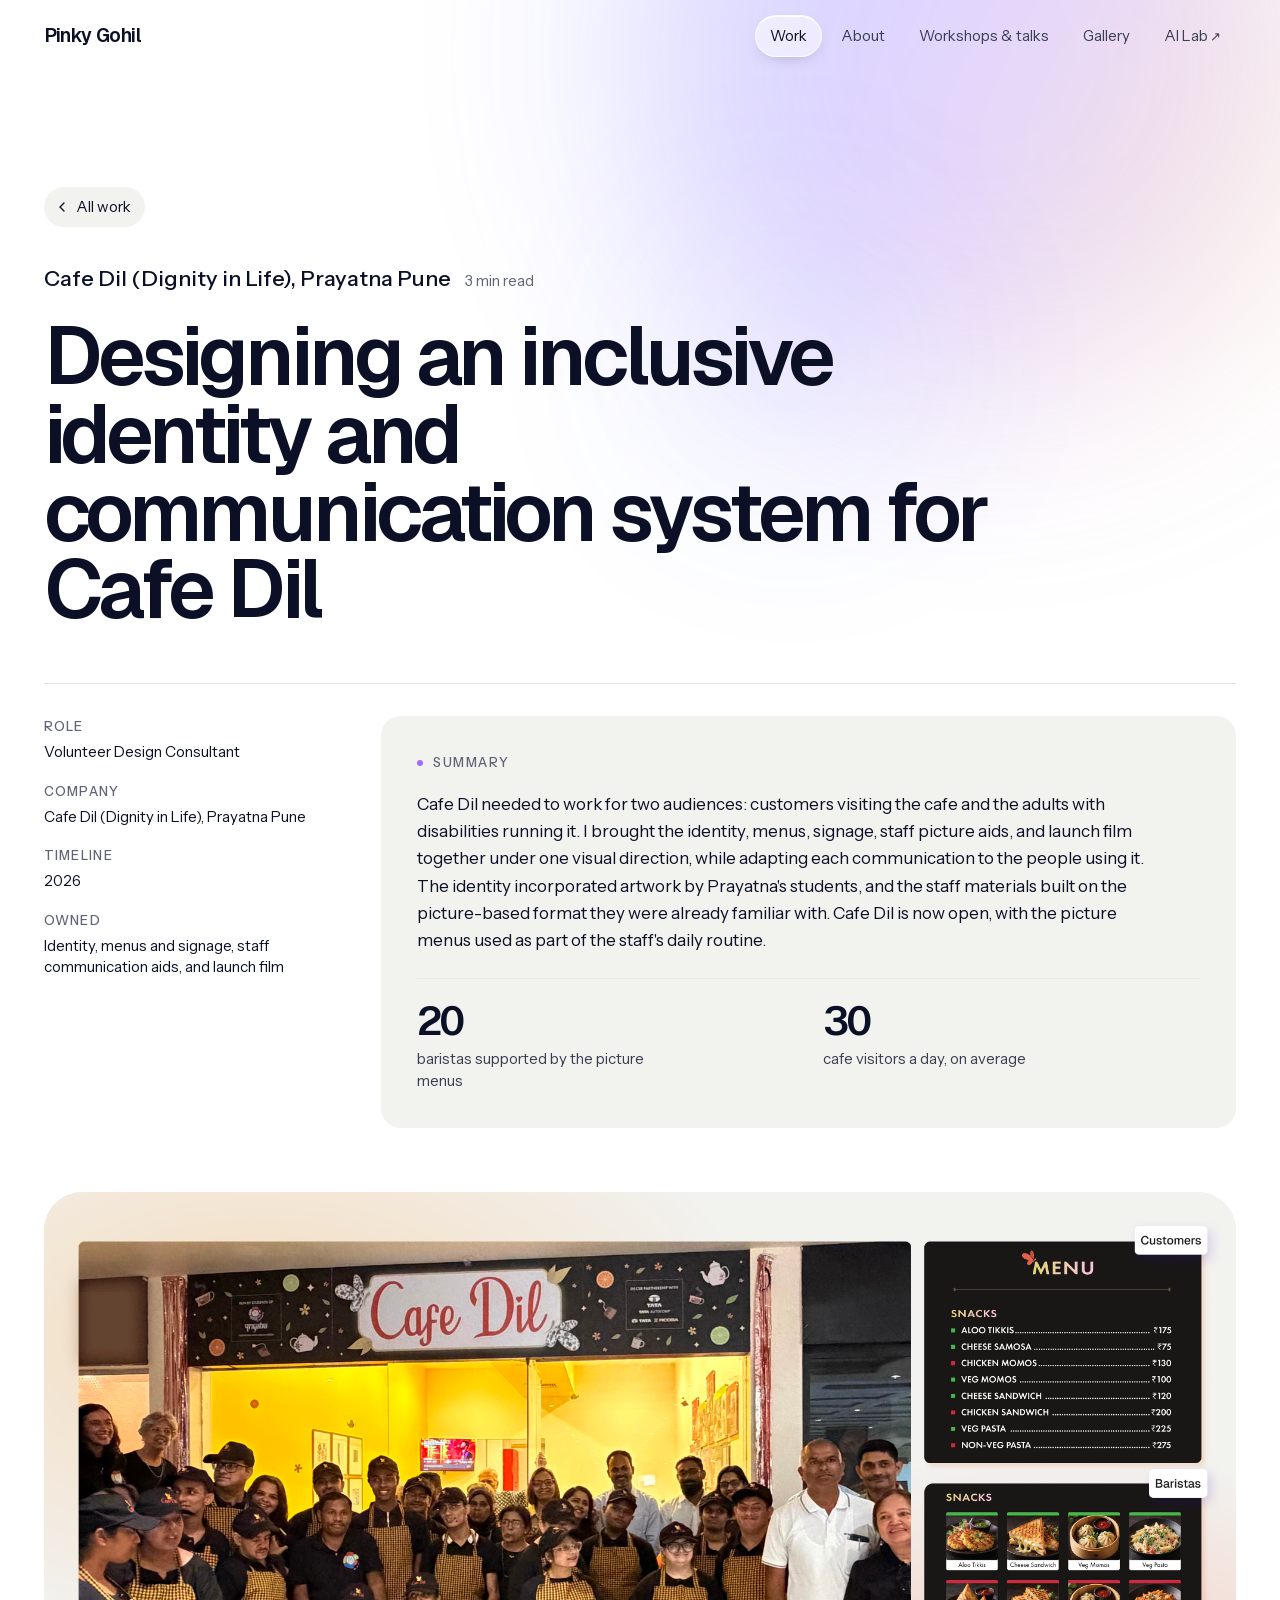
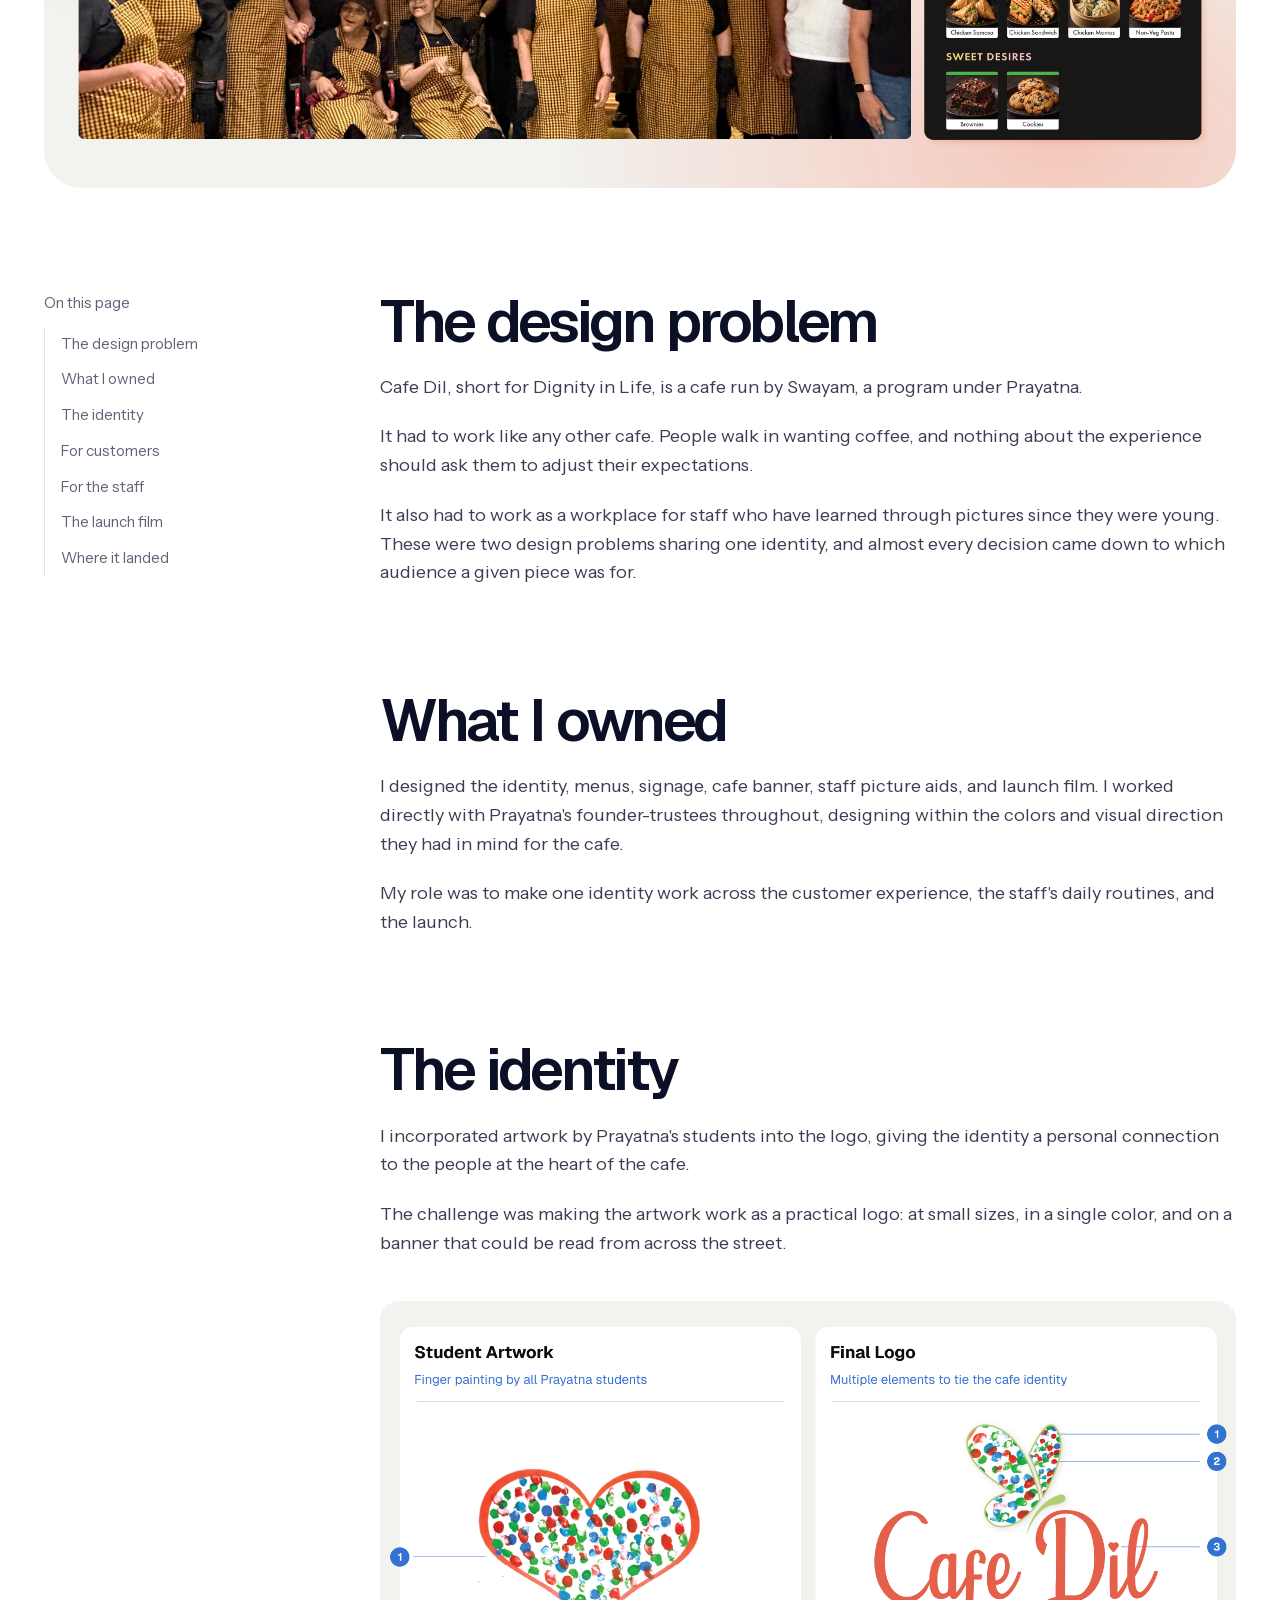
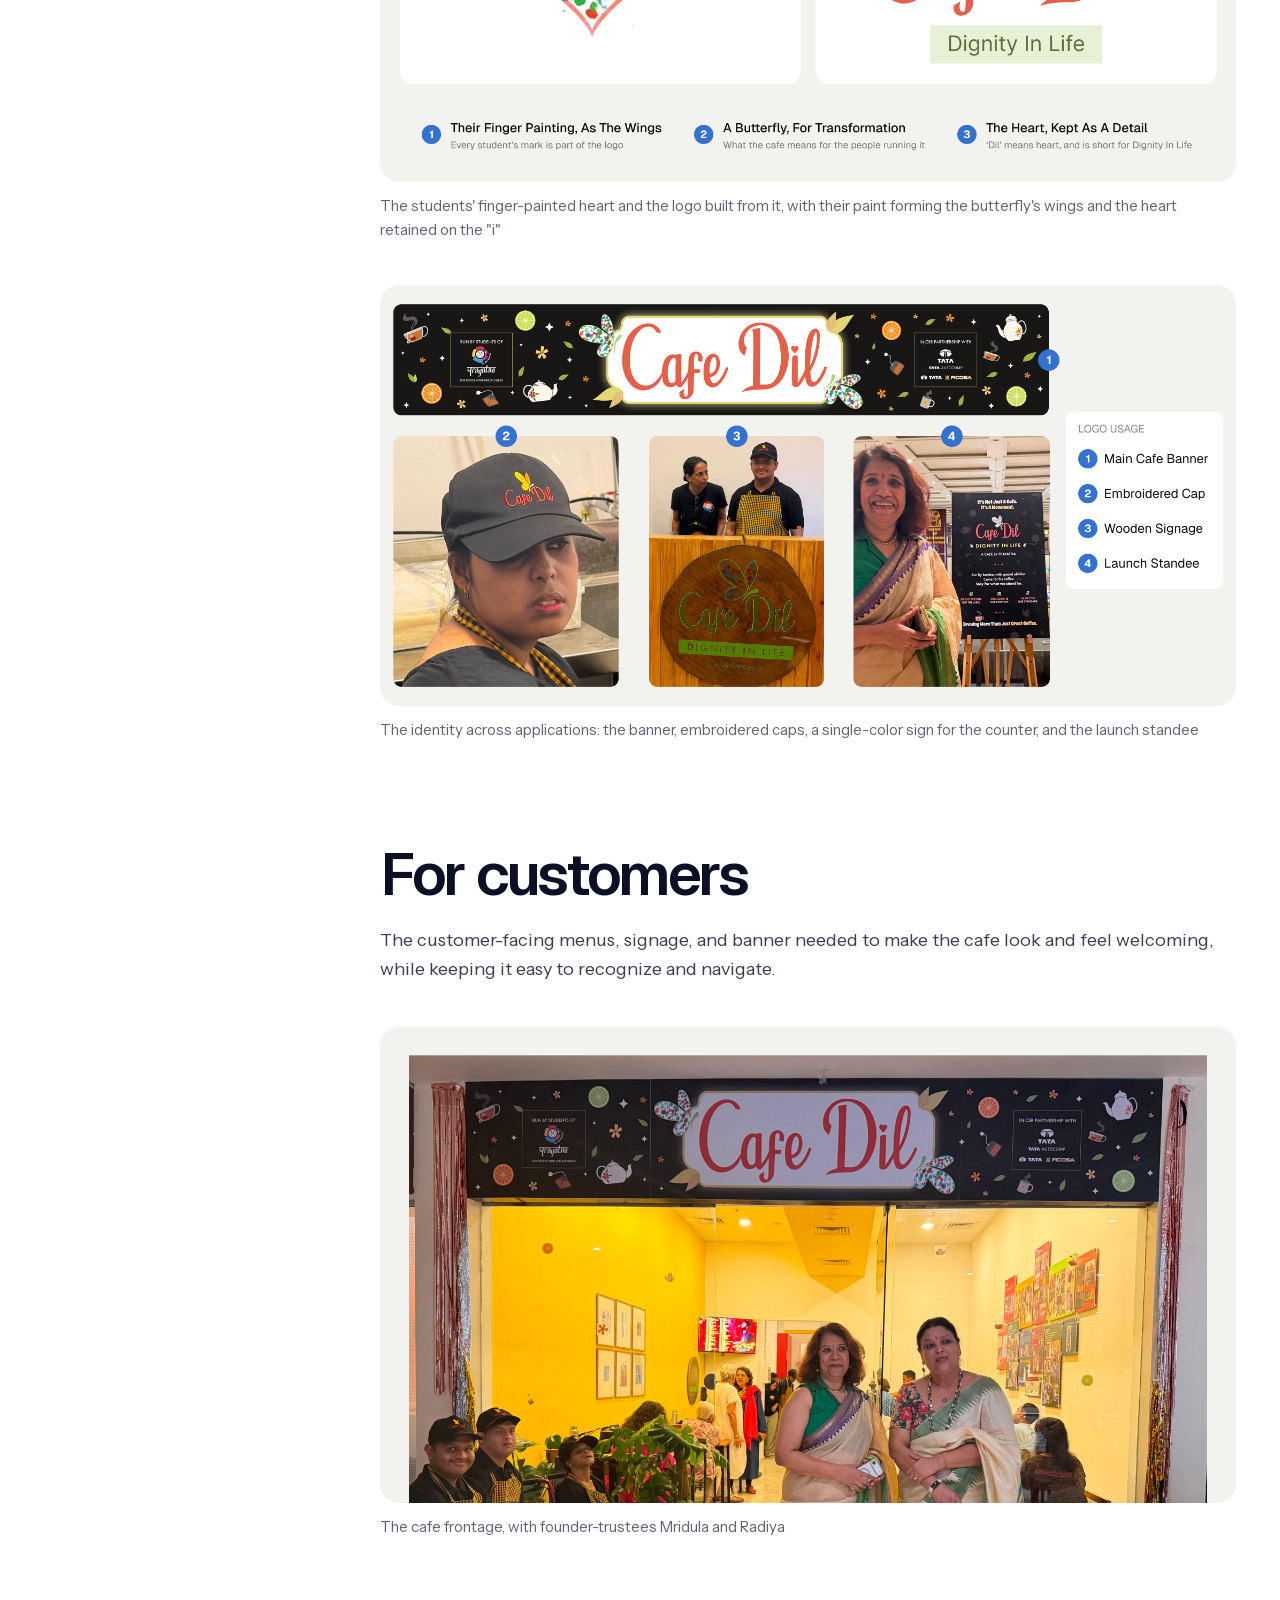
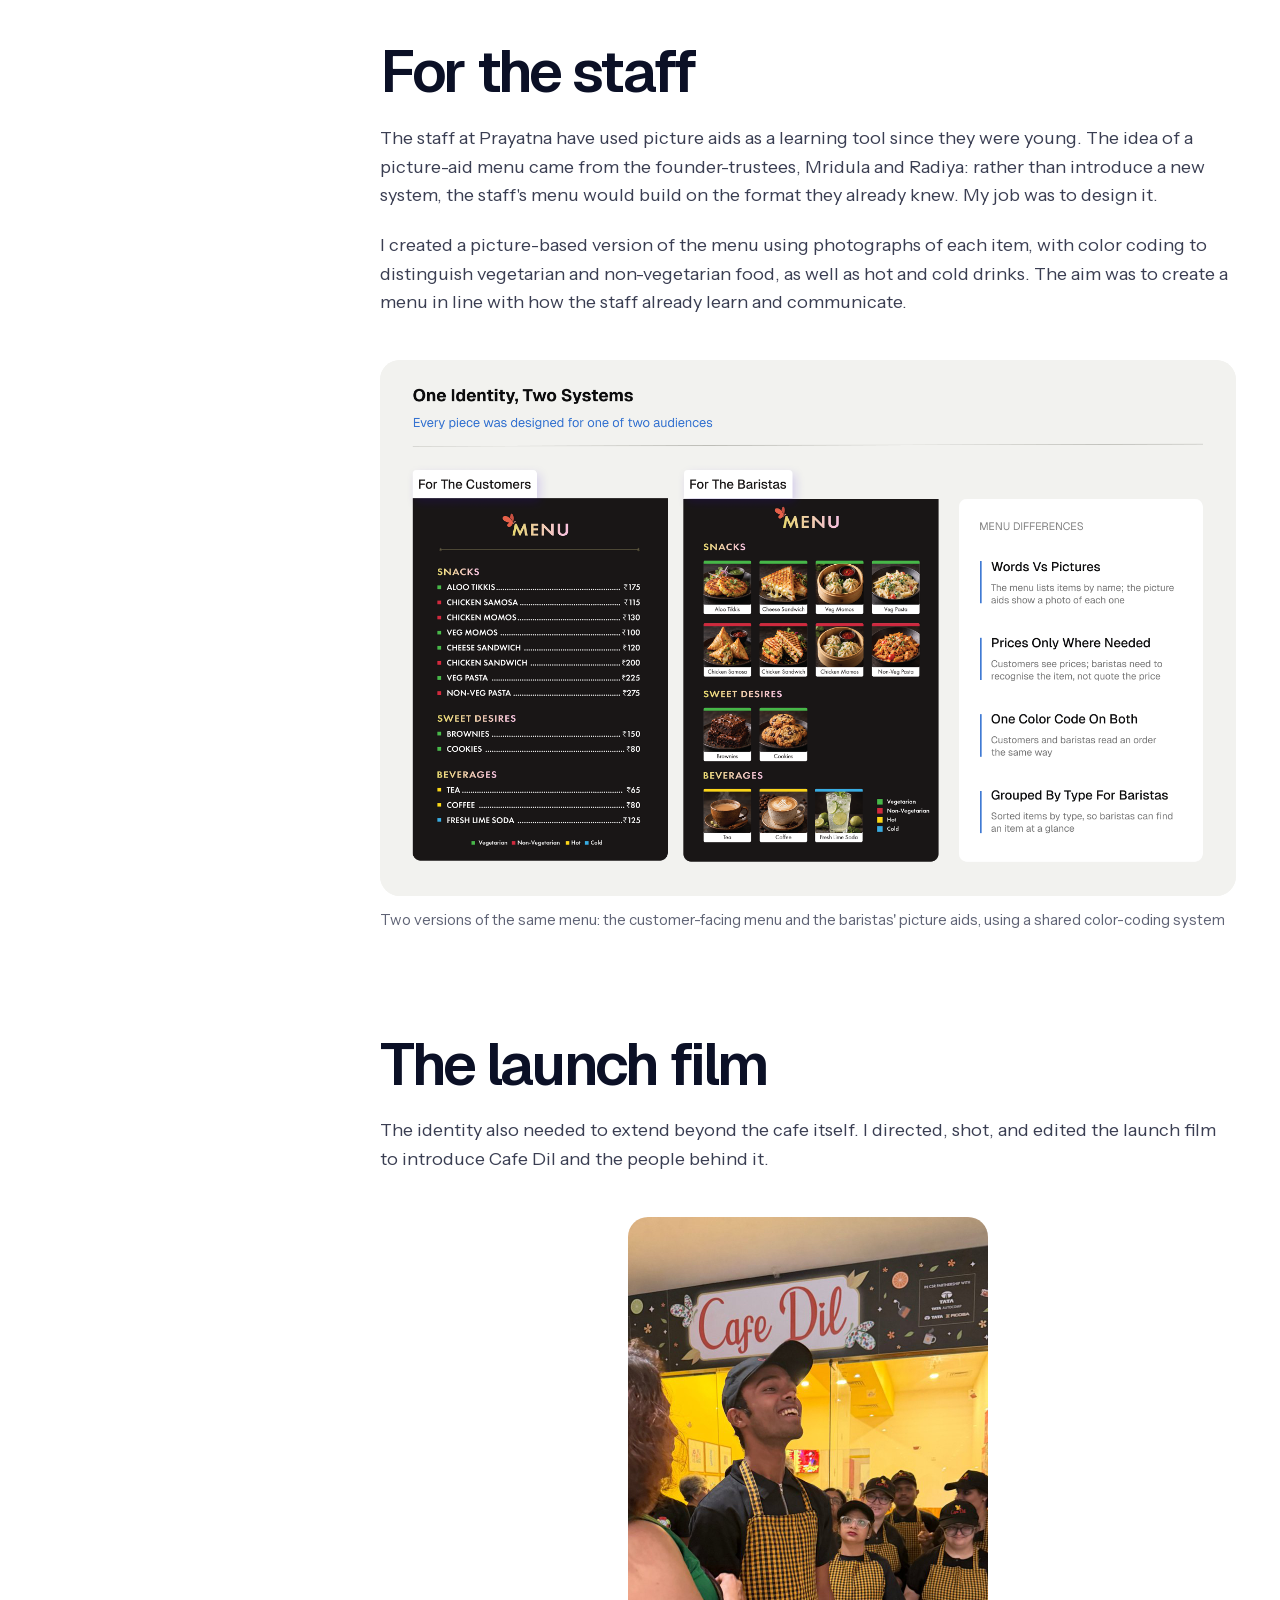
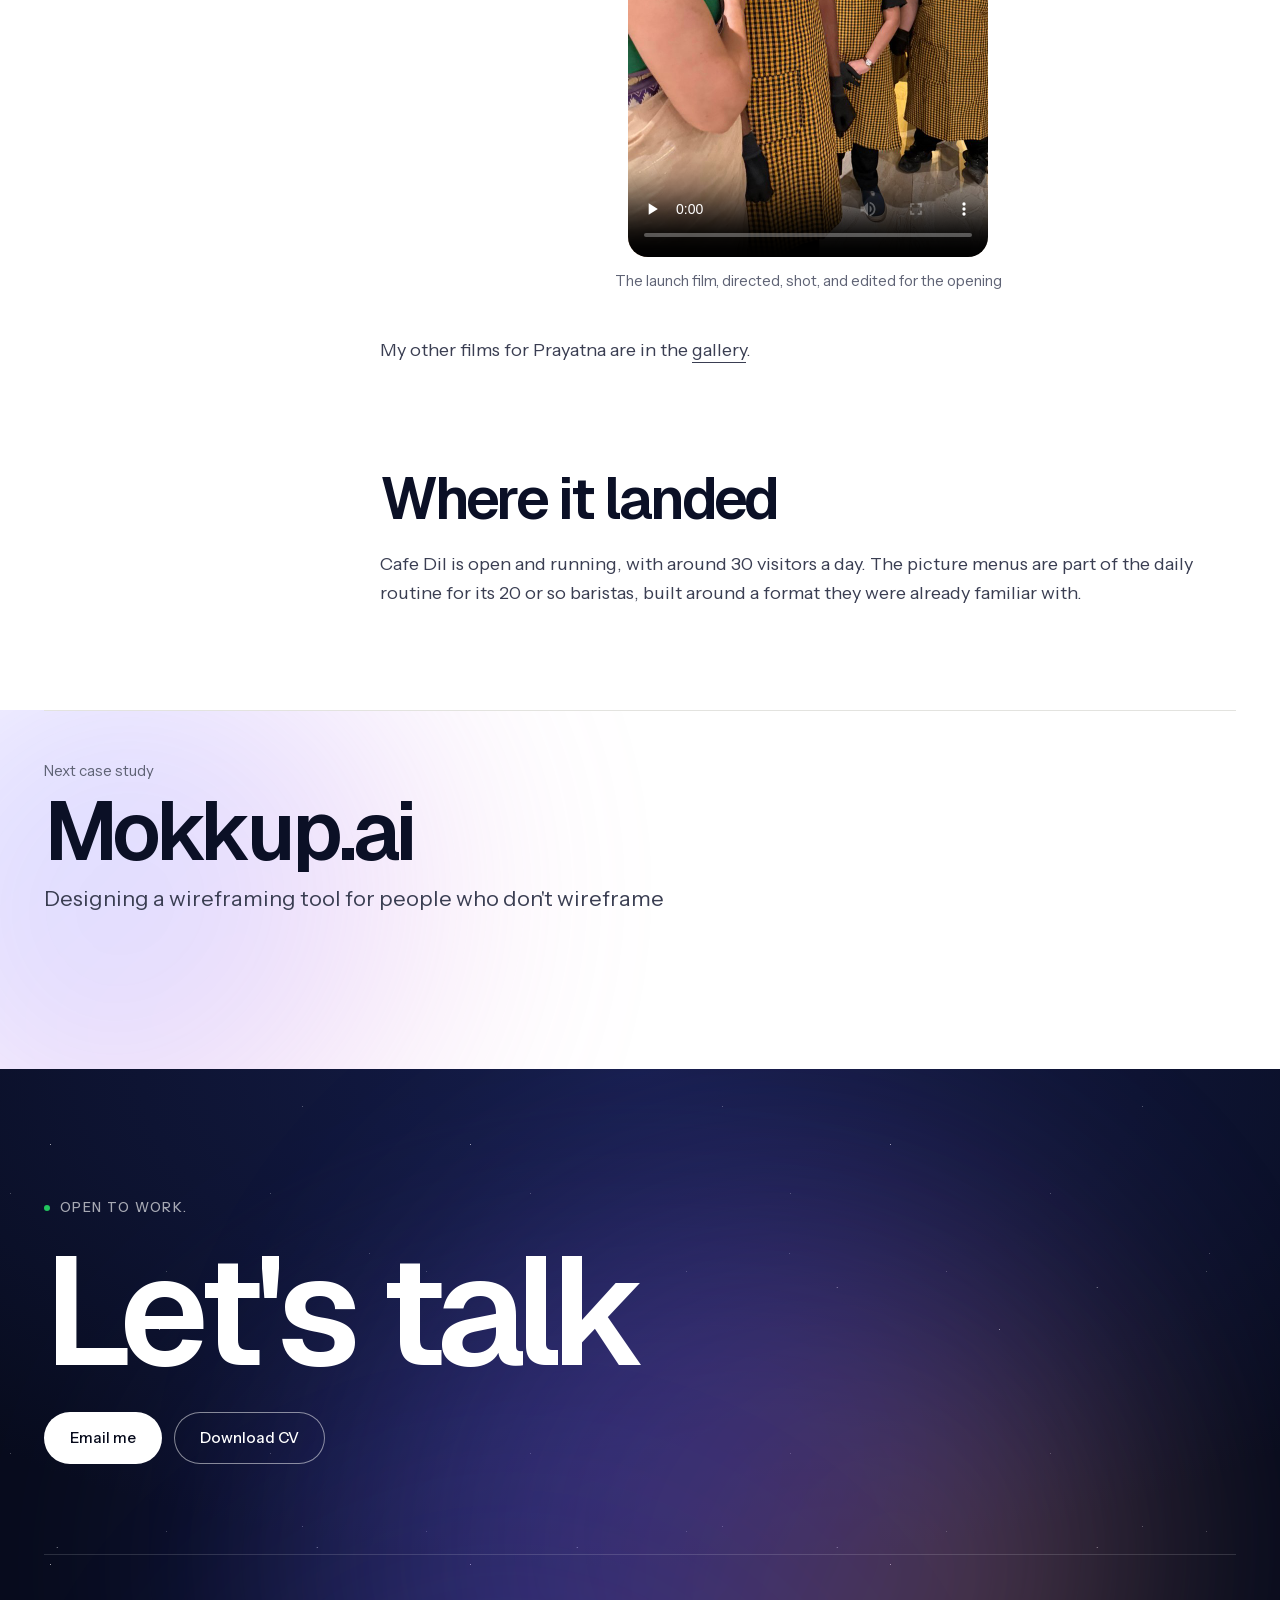
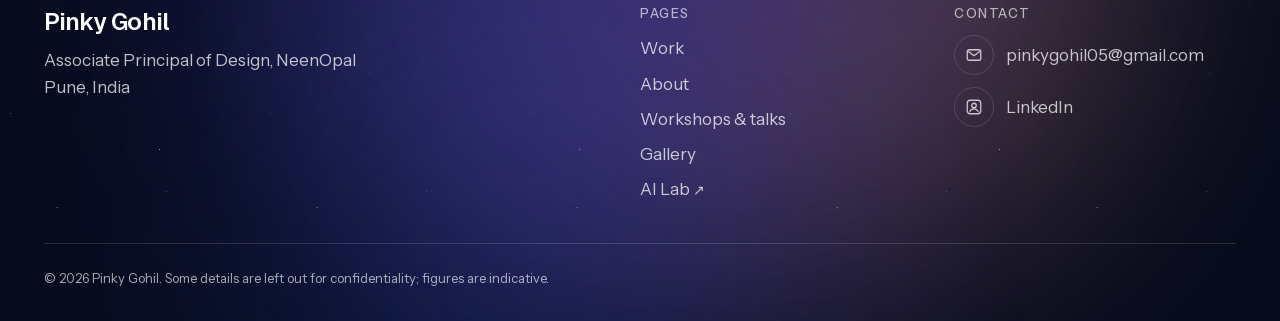
<file: work/prayatna.html>
<!DOCTYPE html><!--bsuMoSeDAPH348F_zbx7a--><html lang="en" class="__variable_7f4526 __variable_16eff0"><head><meta charSet="utf-8"/><meta name="viewport" content="width=device-width, initial-scale=1"/><link rel="preload" href="/_next/static/media/22a5144ee8d83bca-s.p.woff2" as="font" crossorigin="" type="font/woff2"/><link rel="preload" href="/_next/static/media/26d0ba92e140f0dc-s.p.woff2" as="font" crossorigin="" type="font/woff2"/><link rel="preload" as="image" href="/images/work/prayatna/cover.png"/><link rel="stylesheet" href="/_next/static/css/5245ab1f73a83614.css" data-precedence="next"/><link rel="preload" as="script" fetchPriority="low" href="/_next/static/chunks/webpack-af22bf3c4cb5f9e6.js"/><script src="/_next/static/chunks/4bd1b696-c023c6e3521b1417.js" async=""></script><script src="/_next/static/chunks/255-2005b055456c798b.js" async=""></script><script src="/_next/static/chunks/main-app-e7262eb14bfca8f3.js" async=""></script><script src="/_next/static/chunks/619-9168df9c2a29b74b.js" async=""></script><script src="/_next/static/chunks/app/layout-151059ae1ff36098.js" async=""></script><script src="/_next/static/chunks/356-a59ce54394773204.js" async=""></script><script src="/_next/static/chunks/app/work/%5Bslug%5D/page-d8ae172187f8e3a5.js" async=""></script><meta name="next-size-adjust" content=""/><meta name="theme-color" content="#ffffff"/><title>Cafe Dil (Dignity in Life), Prayatna Pune: Designing an inclusive identity and communication system for Cafe Dil · Pinky Gohil</title><meta name="description" content="Created the identity and launch materials for Cafe Dil, including menus and signage for customers, and picture-based menus for the adults with disabilities who run the cafe."/><meta property="og:title" content="Designing an inclusive identity and communication system for Cafe Dil"/><meta property="og:description" content="Created the identity and launch materials for Cafe Dil, including menus and signage for customers, and picture-based menus for the adults with disabilities who run the cafe."/><meta property="og:image" content="https://pinkygohil.work/images/work/prayatna/cover.png"/><meta name="twitter:card" content="summary_large_image"/><meta name="twitter:title" content="Designing an inclusive identity and communication system for Cafe Dil"/><meta name="twitter:description" content="Created the identity and launch materials for Cafe Dil, including menus and signage for customers, and picture-based menus for the adults with disabilities who run the cafe."/><meta name="twitter:image:type" content="image/jpeg"/><meta name="twitter:image:width" content="1200"/><meta name="twitter:image:height" content="630"/><meta name="twitter:image:alt" content="Pinky Gohil, design leader: I build design teams and the products they ship.
"/><meta name="twitter:image" content="https://pinkygohil.work/twitter-image.jpg?4371cc9f3aacae15"/><link rel="icon" href="/icon.png?6fa09b96e2917589" type="image/png" sizes="192x192"/><link rel="apple-touch-icon" href="/apple-icon.png?e3cf1a2ae6322e36" type="image/png" sizes="180x180"/><script src="/_next/static/chunks/polyfills-42372ed130431b0a.js" noModule=""></script></head><body><div hidden=""><!--$--><!--/$--></div><div id="pg-loader" class="loader" aria-hidden="true"><div class="loader__glow"></div><div class="loader__mark"><p class="loader__name"><span class="loader__ch">P</span><span class="loader__ch">i</span><span class="loader__ch">n</span><span class="loader__ch">k</span><span class="loader__ch">y</span><span class="loader__ch loader__ch--space"> </span><span class="loader__ch">G</span><span class="loader__ch">o</span><span class="loader__ch">h</span><span class="loader__ch">i</span><span class="loader__ch">l</span></p><span class="loader__light"></span><svg class="loader__twinkle" viewBox="0 0 26 26"><defs><linearGradient id="loader-tw" x1="0" y1="0" x2="1" y2="1"><stop offset="0" stop-color="#3d63ff"></stop><stop offset="0.5" stop-color="#a26bff"></stop><stop offset="1" stop-color="#ec5fae"></stop></linearGradient></defs><path fill="url(#loader-tw)" d="M13 0 C13.9 8.2 17.8 12.1 26 13 C17.8 13.9 13.9 17.8 13 26 C12.1 17.8 8.2 13.9 0 13 C8.2 12.1 12.1 8.2 13 0 Z"></path></svg></div></div><noscript><style>#pg-loader{display:none}</style></noscript><script>(function () {
  var root = document.getElementById("pg-loader");
  if (!root) return;
  try {
    if (sessionStorage.getItem("pg-loader-seen")) { root.hidden = true; return; }
    sessionStorage.setItem("pg-loader-seen", "1");
  } catch (e) {}
  root.classList.add("is-on");

  var name = root.querySelector(".loader__name");
  var light = root.querySelector(".loader__light");
  var twinkle = root.querySelector(".loader__twinkle");
  var chars = [].slice.call(root.querySelectorAll(".loader__ch"));
  var reduce = window.matchMedia && window.matchMedia("(prefers-reduced-motion: reduce)").matches;
  var loaded = document.readyState === "complete";
  window.addEventListener("load", function () { loaded = true; });

  function wait(ms) { return new Promise(function (r) { setTimeout(r, ms); }); }
  function ease(t) { return t < 0.5 ? 2 * t * t : 1 - Math.pow(-2 * t + 2, 2) / 2; }

  // Each letter holds a slice of one gradient that spans the whole name.
  function paint() {
    var w = name.scrollWidth;
    chars.forEach(function (c) {
      c.style.backgroundSize = w + "px 100%";
      c.style.backgroundPosition = -c.offsetLeft + "px 0";
    });
  }

  function sweep() {
    return new Promise(function (done) {
      var box = root.querySelector(".loader__mark").getBoundingClientRect();
      var nb = name.getBoundingClientRect();
      var first = chars[0].getBoundingClientRect();
      var last = chars[chars.length - 1].getBoundingClientRect();
      var y = nb.top - box.top + nb.height * 0.56;
      var x0 = first.left - box.left - 14, x1 = last.right - box.left + 6;
      var centers = chars.map(function (c) { var r = c.getBoundingClientRect(); return r.left - box.left + r.width / 2; });
      var t0 = null;
      light.style.opacity = "1";
      function frame(now) {
        if (t0 === null) t0 = now;
        var t = Math.min(1, (now - t0) / 1100), x = x0 + (x1 - x0) * ease(t);
        light.style.transform = "translate(" + x + "px," + y + "px)";
        chars.forEach(function (c, i) { if (x >= centers[i] - 6) c.classList.add("is-in"); });
        if (t < 1) return requestAnimationFrame(frame);
        twinkle.style.left = x + "px";
        twinkle.style.top = y - 2 + "px";
        twinkle.classList.remove("is-go");
        void twinkle.getBoundingClientRect();
        twinkle.classList.add("is-go");
        light.style.opacity = "0";
        setTimeout(done, 700);
      }
      requestAnimationFrame(frame);
    });
  }

  function reset() {
    root.classList.remove("is-clearing");
    chars.forEach(function (c) { c.classList.remove("is-in"); });
    twinkle.classList.remove("is-go");
  }

  function leave() {
    root.classList.add("is-done");
    setTimeout(function () { root.hidden = true; }, 650);
  }

  var fontsReady = document.fonts && document.fonts.ready ? document.fonts.ready : Promise.resolve();
  Promise.race([fontsReady, wait(1500)]).then(async function () {
    paint();
    if (reduce) {
      chars.forEach(function (c) { c.classList.add("is-in"); });
      await wait(800);
      return leave();
    }
    for (var round = 0; round < 3; round++) {
      reset();
      await wait(200);
      await sweep();
      await wait(round === 0 ? 350 : 250);
      if (loaded) break;
      root.classList.add("is-clearing");
      await wait(350);
    }
    leave();
  });
})();</script><a href="#main" class="skip-link">Skip to content</a><header class="header"><div class="header__bar container"><a class="header__name" href="/">Pinky Gohil</a><nav class="header__inline" aria-label="Main"><a class="header__link" aria-current="page" href="/work">Work</a><a class="header__link" href="/about">About</a><a class="header__link" href="/workshops">Workshops &amp; talks</a><a class="header__link" href="/gallery">Gallery</a><a href="https://pinkygohil.github.io/ai-lab" class="header__link" target="_blank" rel="noreferrer">AI Lab<span class="nav-ext" aria-hidden="true">↗</span><span class="visually-hidden"> (opens in a new tab)</span></a></nav><button type="button" class="header__toggle" aria-expanded="false" aria-controls="site-menu"><span class="header__toggle-label">Menu</span><span class="header__burger" aria-hidden="true"><span></span><span></span></span></button></div><div id="site-menu" class="menu" hidden=""><div class="menu__inner container"><nav aria-label="Menu"><ol class="menu__list"><li style="--i:0"><a class="menu__link" href="/">Home</a></li><li style="--i:1"><a class="menu__link" href="/work">Work</a></li><li style="--i:2"><a class="menu__link" href="/about">About</a></li><li style="--i:3"><a class="menu__link" href="/workshops">Workshops &amp; talks</a></li><li style="--i:4"><a class="menu__link" href="/gallery">Gallery</a></li><li style="--i:5"><a href="https://pinkygohil.github.io/ai-lab" class="menu__link" target="_blank" rel="noreferrer">AI Lab<span class="nav-ext" aria-hidden="true">↗</span><span class="visually-hidden"> (opens in a new tab)</span></a></li></ol></nav><div class="menu__aside"><p class="menu__note">Open to design leadership roles</p><a class="menu__email text-link" href="mailto:pinkygohil05@gmail.com">pinkygohil05@gmail.com</a><ul class="menu__socials"><li><a href="https://www.linkedin.com/in/pinkygohil2505/" target="_blank" rel="noreferrer" class="text-link">LinkedIn</a></li></ul></div></div></div></header><main id="main"><article class="case"><div class="glow-zone"><div class="glow-wrap glow-wrap--soft" aria-hidden="true"><div class="glow"></div><div class="glow glow--two"></div></div><header class="case__head container page-top"><a class="case__back" href="/work"><svg width="16" height="16" viewBox="0 0 24 24" fill="none" aria-hidden="true"><path d="M15 6 9 12l6 6" stroke="currentColor" stroke-width="2" stroke-linecap="round"></path></svg>All work</a><p class="case__company">Cafe Dil (Dignity in Life), Prayatna Pune<span>3<!-- --> min read</span></p><h1 class="case__title">Designing an inclusive identity and communication system for Cafe Dil</h1><div class="case__intro"><dl class="case__facts"><div class="case__fact"><dt>Role</dt><dd>Volunteer Design Consultant</dd></div><div class="case__fact"><dt>Company</dt><dd>Cafe Dil (Dignity in Life), Prayatna Pune</dd></div><div class="case__fact"><dt>Timeline</dt><dd>2026</dd></div><div class="case__fact"><dt>Owned</dt><dd>Identity, menus and signage, staff communication aids, and launch film</dd></div></dl><section class="glance" aria-labelledby="glance-title"><p id="glance-title" class="eyebrow glance__label"><span class="eyebrow__dot" aria-hidden="true"></span>Summary</p><p class="glance__overview">Cafe Dil needed to work for two audiences: customers visiting the cafe and the adults with disabilities running it. I brought the identity, menus, signage, staff picture aids, and launch film together under one visual direction, while adapting each communication to the people using it. The identity incorporated artwork by Prayatna&#x27;s students, and the staff materials built on the picture-based format they were already familiar with. Cafe Dil is now open, with the picture menus used as part of the staff&#x27;s daily routine.</p><dl class="glance__stats"><div><dd>20</dd><dt>baristas supported by the picture menus</dt></div><div><dd>30</dd><dt>cafe visitors a day, on average</dt></div></dl></section></div></header></div><div class="container"><div class="media case__cover" style="aspect-ratio:2"><img alt="Cafe Dil (Dignity in Life), Prayatna Pune cover" decoding="async" data-nimg="fill" style="position:absolute;height:100%;width:100%;left:0;top:0;right:0;bottom:0;color:transparent" src="/images/work/prayatna/cover.png"/></div></div><div class="case__layout container"><aside class="case__aside"><nav class="outline" aria-label="On this page"><p class="outline__title">On this page</p><ol class="outline__list"><li><a href="#the-design-problem" class="outline__link">The design problem</a></li><li><a href="#what-i-owned" class="outline__link">What I owned</a></li><li><a href="#the-identity" class="outline__link">The identity</a></li><li><a href="#for-customers" class="outline__link">For customers</a></li><li><a href="#for-the-staff" class="outline__link">For the staff</a></li><li><a href="#the-launch-film" class="outline__link">The launch film</a></li><li><a href="#where-it-landed" class="outline__link">Where it landed</a></li></ol></nav></aside><div class="prose"><h2 id="the-design-problem" class="prose__h2">The design problem</h2><p>Cafe Dil, short for Dignity in Life, is a cafe run by Swayam, a program under Prayatna.</p><p>It had to work like any other cafe. People walk in wanting coffee, and nothing about the experience should ask them to adjust their expectations.</p><p>It also had to work as a workplace for staff who have learned through pictures since they were young. These were two design problems sharing one identity, and almost every decision came down to which audience a given piece was for.</p><h2 id="what-i-owned" class="prose__h2">What I owned</h2><p>I designed the identity, menus, signage, cafe banner, staff picture aids, and launch film. I worked directly with Prayatna&#x27;s founder-trustees throughout, designing within the colors and visual direction they had in mind for the cafe.</p><p>My role was to make one identity work across the customer experience, the staff&#x27;s daily routines, and the launch.</p><h2 id="the-identity" class="prose__h2">The identity</h2><p>I incorporated artwork by Prayatna&#x27;s students into the logo, giving the identity a personal connection to the people at the heart of the cafe.</p><p>The challenge was making the artwork work as a practical logo: at small sizes, in a single color, and on a banner that could be read from across the street.</p><figure class="prose__figure"><div class="media" style="aspect-ratio:1.7777777777777777"><img alt="The students&#x27; finger-painted heart and the logo built from it, with their paint forming the butterfly&#x27;s wings and the heart retained on the &quot;i&quot;" loading="lazy" decoding="async" data-nimg="fill" style="position:absolute;height:100%;width:100%;left:0;top:0;right:0;bottom:0;color:transparent" src="/images/work/prayatna/01.png"/></div><figcaption>The students&#x27; finger-painted heart and the logo built from it, with their paint forming the butterfly&#x27;s wings and the heart retained on the &quot;i&quot;</figcaption></figure><figure class="prose__figure"><div class="media" style="aspect-ratio:2.038216560509554"><img alt="The identity across applications: the banner, embroidered caps, a single-color sign for the counter, and the launch standee" loading="lazy" decoding="async" data-nimg="fill" style="position:absolute;height:100%;width:100%;left:0;top:0;right:0;bottom:0;color:transparent" src="/images/work/prayatna/02.png"/></div><figcaption>The identity across applications: the banner, embroidered caps, a single-color sign for the counter, and the launch standee</figcaption></figure><h2 id="for-customers" class="prose__h2">For customers</h2><p>The customer-facing menus, signage, and banner needed to make the cafe look and feel welcoming, while keeping it easy to recognize and navigate.</p><figure class="prose__figure"><div class="media" style="aspect-ratio:1.7997750281214848"><img alt="The cafe frontage, with founder-trustees Mridula and Radiya" loading="lazy" decoding="async" data-nimg="fill" style="position:absolute;height:100%;width:100%;left:0;top:0;right:0;bottom:0;color:transparent" src="/images/work/prayatna/03.png"/></div><figcaption>The cafe frontage, with founder-trustees Mridula and Radiya</figcaption></figure><h2 id="for-the-staff" class="prose__h2">For the staff</h2><p>The staff at Prayatna have used picture aids as a learning tool since they were young. The idea of a picture-aid menu came from the founder-trustees, Mridula and Radiya: rather than introduce a new system, the staff&#x27;s menu would build on the format they already knew. My job was to design it.</p><p>I created a picture-based version of the menu using photographs of each item, with color coding to distinguish vegetarian and non-vegetarian food, as well as hot and cold drinks. The aim was to create a menu in line with how the staff already learn and communicate.</p><figure class="prose__figure"><div class="media" style="aspect-ratio:1.6"><img alt="Two versions of the same menu: the customer-facing menu and the baristas&#x27; picture aids, using a shared color-coding system" loading="lazy" decoding="async" data-nimg="fill" style="position:absolute;height:100%;width:100%;left:0;top:0;right:0;bottom:0;color:transparent" src="/images/work/prayatna/04.png"/></div><figcaption>Two versions of the same menu: the customer-facing menu and the baristas&#x27; picture aids, using a shared color-coding system</figcaption></figure><h2 id="the-launch-film" class="prose__h2">The launch film</h2><p>The identity also needed to extend beyond the cafe itself. I directed, shot, and edited the launch film to introduce Cafe Dil and the people behind it.</p><figure class="prose__figure prose__video"><video controls="" playsInline="" preload="none" poster="/videos/cafe-dil-launch.jpg" aria-label="The launch film, directed, shot, and edited for the opening"><source src="/videos/cafe-dil-launch.mp4" type="video/mp4"/></video><figcaption>The launch film, directed, shot, and edited for the opening</figcaption></figure><p>My other films for Prayatna are in the <a class="text-link" href="/gallery">gallery</a>.</p><h2 id="where-it-landed" class="prose__h2">Where it landed</h2><p>Cafe Dil is open and running, with around 30 visitors a day. The picture menus are part of the daily routine for its 20 or so baristas, built around a format they were already familiar with.</p></div></div><nav class="case__next container accent-zone" aria-label="Next case study"><span class="accent-glow accent-glow--left" style="--accent-top:-30%" aria-hidden="true"></span><a class="next" href="/work/mokkup"><span class="next__label">Next case study</span><span class="next__title">Mokkup.ai</span><span class="next__summary">Designing a wireframing tool for people who don&#x27;t wireframe</span></a></nav></article><!--$--><!--/$--></main><footer class="footer section--space" id="contact"><div class="space-sky" aria-hidden="true"></div><div class="glow-wrap glow-wrap--night" aria-hidden="true"><div class="glow"></div><div class="glow glow--two"></div></div><div class="container"><div class="footer__cta"><p class="eyebrow"><span class="eyebrow__dot eyebrow__dot--live" aria-hidden="true"></span>Open to work.</p><h2 class="footer__title"><a href="mailto:pinkygohil05@gmail.com">Let&#x27;s talk</a></h2><div class="footer__actions"><a href="mailto:pinkygohil05@gmail.com" class="roll roll--light" rel="noreferrer"><span class="roll__track"><span class="roll__label">Email me</span><span class="roll__label" aria-hidden="true">Email me</span></span></a><a href="/Pinky-Gohil-CV.pdf" class="roll roll--ghost footer__ghost" rel="noreferrer"><span class="roll__track"><span class="roll__label">Download CV</span><span class="roll__label" aria-hidden="true">Download CV</span></span></a></div></div><div class="footer__grid"><div class="footer__id"><p class="footer__name">Pinky Gohil</p><p class="footer__role">Associate Principal of Design<!-- -->, <!-- -->NeenOpal<br/>Pune, India</p></div><nav aria-label="Footer"><p class="footer__head">Pages</p><ul class="footer__list"><li><a href="/work">Work</a></li><li><a href="/about">About</a></li><li><a href="/workshops">Workshops &amp; talks</a></li><li><a href="/gallery">Gallery</a></li><li><a href="https://pinkygohil.github.io/ai-lab" target="_blank" rel="noreferrer">AI Lab<span class="nav-ext" aria-hidden="true">↗</span><span class="visually-hidden"> (opens in a new tab)</span></a></li></ul></nav><div><p class="footer__head">Contact</p><ul class="footer__contact"><li><a href="mailto:pinkygohil05@gmail.com" class="footer__icon-link"><span class="footer__icon" aria-hidden="true"><svg width="18" height="18" viewBox="0 0 24 24" fill="none"><rect x="3" y="5" width="18" height="14" rx="2.5" stroke="currentColor" stroke-width="1.7"></rect><path d="m4 7 8 6 8-6" stroke="currentColor" stroke-width="1.7" stroke-linejoin="round"></path></svg></span>pinkygohil05@gmail.com</a></li><li><a href="https://www.linkedin.com/in/pinkygohil2505/" target="_blank" rel="noreferrer" class="footer__icon-link"><span class="footer__icon" aria-hidden="true"><svg width="18" height="18" viewBox="0 0 24 24" fill="none"><rect x="3" y="3" width="18" height="18" rx="4" stroke="currentColor" stroke-width="1.7"></rect><circle cx="12" cy="10" r="3" stroke="currentColor" stroke-width="1.7"></circle><path d="M6.5 18c1.2-2.4 3.1-3.5 5.5-3.5s4.3 1.1 5.5 3.5" stroke="currentColor" stroke-width="1.7" stroke-linecap="round"></path></svg></span>LinkedIn</a></li></ul></div></div><p class="footer__legal">© <!-- -->2026<!-- --> <!-- -->Pinky Gohil<!-- -->. Some details are left out for confidentiality; figures are indicative.</p></div></footer><script src="/_next/static/chunks/webpack-af22bf3c4cb5f9e6.js" id="_R_" async=""></script><script>(self.__next_f=self.__next_f||[]).push([0])</script><script>self.__next_f.push([1,"1:\"$Sreact.fragment\"\nb:I[7150,[],\"\"]\n:HL[\"/_next/static/media/22a5144ee8d83bca-s.p.woff2\",\"font\",{\"crossOrigin\":\"\",\"type\":\"font/woff2\"}]\n:HL[\"/_next/static/media/26d0ba92e140f0dc-s.p.woff2\",\"font\",{\"crossOrigin\":\"\",\"type\":\"font/woff2\"}]\n:HL[\"/_next/static/css/5245ab1f73a83614.css\",\"style\"]\n2:Td0a,"])</script><script>self.__next_f.push([1,"(function () {\n  var root = document.getElementById(\"pg-loader\");\n  if (!root) return;\n  try {\n    if (sessionStorage.getItem(\"pg-loader-seen\")) { root.hidden = true; return; }\n    sessionStorage.setItem(\"pg-loader-seen\", \"1\");\n  } catch (e) {}\n  root.classList.add(\"is-on\");\n\n  var name = root.querySelector(\".loader__name\");\n  var light = root.querySelector(\".loader__light\");\n  var twinkle = root.querySelector(\".loader__twinkle\");\n  var chars = [].slice.call(root.querySelectorAll(\".loader__ch\"));\n  var reduce = window.matchMedia \u0026\u0026 window.matchMedia(\"(prefers-reduced-motion: reduce)\").matches;\n  var loaded = document.readyState === \"complete\";\n  window.addEventListener(\"load\", function () { loaded = true; });\n\n  function wait(ms) { return new Promise(function (r) { setTimeout(r, ms); }); }\n  function ease(t) { return t \u003c 0.5 ? 2 * t * t : 1 - Math.pow(-2 * t + 2, 2) / 2; }\n\n  // Each letter holds a slice of one gradient that spans the whole name.\n  function paint() {\n    var w = name.scrollWidth;\n    chars.forEach(function (c) {\n      c.style.backgroundSize = w + \"px 100%\";\n      c.style.backgroundPosition = -c.offsetLeft + \"px 0\";\n    });\n  }\n\n  function sweep() {\n    return new Promise(function (done) {\n      var box = root.querySelector(\".loader__mark\").getBoundingClientRect();\n      var nb = name.getBoundingClientRect();\n      var first = chars[0].getBoundingClientRect();\n      var last = chars[chars.length - 1].getBoundingClientRect();\n      var y = nb.top - box.top + nb.height * 0.56;\n      var x0 = first.left - box.left - 14, x1 = last.right - box.left + 6;\n      var centers = chars.map(function (c) { var r = c.getBoundingClientRect(); return r.left - box.left + r.width / 2; });\n      var t0 = null;\n      light.style.opacity = \"1\";\n      function frame(now) {\n        if (t0 === null) t0 = now;\n        var t = Math.min(1, (now - t0) / 1100), x = x0 + (x1 - x0) * ease(t);\n        light.style.transform = \"translate(\" + x + \"px,\" + y + \"px)\";\n        chars.forEach(function (c, i) { if (x \u003e= centers[i] - 6) c.classList.add(\"is-in\"); });\n        if (t \u003c 1) return requestAnimationFrame(frame);\n        twinkle.style.left = x + \"px\";\n        twinkle.style.top = y - 2 + \"px\";\n        twinkle.classList.remove(\"is-go\");\n        void twinkle.getBoundingClientRect();\n        twinkle.classList.add(\"is-go\");\n        light.style.opacity = \"0\";\n        setTimeout(done, 700);\n      }\n      requestAnimationFrame(frame);\n    });\n  }\n\n  function reset() {\n    root.classList.remove(\"is-clearing\");\n    chars.forEach(function (c) { c.classList.remove(\"is-in\"); });\n    twinkle.classList.remove(\"is-go\");\n  }\n\n  function leave() {\n    root.classList.add(\"is-done\");\n    setTimeout(function () { root.hidden = true; }, 650);\n  }\n\n  var fontsReady = document.fonts \u0026\u0026 document.fonts.ready ? document.fonts.ready : Promise.resolve();\n  Promise.race([fontsReady, wait(1500)]).then(async function () {\n    paint();\n    if (reduce) {\n      chars.forEach(function (c) { c.classList.add(\"is-in\"); });\n      await wait(800);\n      return leave();\n    }\n    for (var round = 0; round \u003c 3; round++) {\n      reset();\n      await wait(200);\n      await sweep();\n      await wait(round === 0 ? 350 : 250);\n      if (loaded) break;\n      root.classList.add(\"is-clearing\");\n      await wait(350);\n    }\n    leave();\n  });\n})();"])</script><script>self.__next_f.push([1,"0:{\"P\":null,\"b\":\"bsuMoSeDAPH348F-zbx7a\",\"p\":\"\",\"c\":[\"\",\"work\",\"prayatna\"],\"i\":false,\"f\":[[[\"\",{\"children\":[\"work\",{\"children\":[[\"slug\",\"prayatna\",\"d\"],{\"children\":[\"__PAGE__\",{}]}]}]},\"$undefined\",\"$undefined\",true],[\"\",[\"$\",\"$1\",\"c\",{\"children\":[[[\"$\",\"link\",\"0\",{\"rel\":\"stylesheet\",\"href\":\"/_next/static/css/5245ab1f73a83614.css\",\"precedence\":\"next\",\"crossOrigin\":\"$undefined\",\"nonce\":\"$undefined\"}]],[\"$\",\"html\",null,{\"lang\":\"en\",\"className\":\"__variable_7f4526 __variable_16eff0\",\"children\":[\"$\",\"body\",null,{\"children\":[[[\"$\",\"div\",null,{\"id\":\"pg-loader\",\"className\":\"loader\",\"aria-hidden\":\"true\",\"suppressHydrationWarning\":true,\"children\":[[\"$\",\"div\",null,{\"className\":\"loader__glow\"}],[\"$\",\"div\",null,{\"className\":\"loader__mark\",\"children\":[[\"$\",\"p\",null,{\"className\":\"loader__name\",\"children\":[[\"$\",\"span\",\"0\",{\"className\":\"loader__ch\",\"suppressHydrationWarning\":true,\"children\":\"P\"}],[\"$\",\"span\",\"1\",{\"className\":\"loader__ch\",\"suppressHydrationWarning\":true,\"children\":\"i\"}],[\"$\",\"span\",\"2\",{\"className\":\"loader__ch\",\"suppressHydrationWarning\":true,\"children\":\"n\"}],[\"$\",\"span\",\"3\",{\"className\":\"loader__ch\",\"suppressHydrationWarning\":true,\"children\":\"k\"}],[\"$\",\"span\",\"4\",{\"className\":\"loader__ch\",\"suppressHydrationWarning\":true,\"children\":\"y\"}],[\"$\",\"span\",\"5\",{\"className\":\"loader__ch loader__ch--space\",\"suppressHydrationWarning\":true,\"children\":\" \"}],[\"$\",\"span\",\"6\",{\"className\":\"loader__ch\",\"suppressHydrationWarning\":true,\"children\":\"G\"}],[\"$\",\"span\",\"7\",{\"className\":\"loader__ch\",\"suppressHydrationWarning\":true,\"children\":\"o\"}],[\"$\",\"span\",\"8\",{\"className\":\"loader__ch\",\"suppressHydrationWarning\":true,\"children\":\"h\"}],[\"$\",\"span\",\"9\",{\"className\":\"loader__ch\",\"suppressHydrationWarning\":true,\"children\":\"i\"}],[\"$\",\"span\",\"10\",{\"className\":\"loader__ch\",\"suppressHydrationWarning\":true,\"children\":\"l\"}]]}],[\"$\",\"span\",null,{\"className\":\"loader__light\",\"suppressHydrationWarning\":true}],[\"$\",\"svg\",null,{\"className\":\"loader__twinkle\",\"viewBox\":\"0 0 26 26\",\"suppressHydrationWarning\":true,\"children\":[[\"$\",\"defs\",null,{\"children\":[\"$\",\"linearGradient\",null,{\"id\":\"loader-tw\",\"x1\":\"0\",\"y1\":\"0\",\"x2\":\"1\",\"y2\":\"1\",\"children\":[[\"$\",\"stop\",null,{\"offset\":\"0\",\"stopColor\":\"#3d63ff\"}],[\"$\",\"stop\",null,{\"offset\":\"0.5\",\"stopColor\":\"#a26bff\"}],[\"$\",\"stop\",null,{\"offset\":\"1\",\"stopColor\":\"#ec5fae\"}]]}]}],[\"$\",\"path\",null,{\"fill\":\"url(#loader-tw)\",\"d\":\"M13 0 C13.9 8.2 17.8 12.1 26 13 C17.8 13.9 13.9 17.8 13 26 C12.1 17.8 8.2 13.9 0 13 C8.2 12.1 12.1 8.2 13 0 Z\"}]]}]]}]]}],[\"$\",\"noscript\",null,{\"children\":[\"$\",\"style\",null,{\"children\":\"#pg-loader{display:none}\"}]}],[\"$\",\"script\",null,{\"dangerouslySetInnerHTML\":{\"__html\":\"$2\"}}]],\"$L3\",\"$L4\",\"$L5\",\"$L6\",false]}]}]]}],{\"children\":[\"work\",\"$L7\",{\"children\":[[\"slug\",\"prayatna\",\"d\"],\"$L8\",{\"children\":[\"__PAGE__\",\"$L9\",{},null,false]},null,false]},null,false]},null,false],\"$La\",false]],\"m\":\"$undefined\",\"G\":[\"$b\",[]],\"s\":false,\"S\":true}\n"])</script><script>self.__next_f.push([1,"c:I[340,[\"619\",\"static/chunks/619-9168df9c2a29b74b.js\",\"177\",\"static/chunks/app/layout-151059ae1ff36098.js\"],\"Header\"]\nd:I[9766,[],\"\"]\ne:I[8924,[],\"\"]\nf:I[2619,[\"356\",\"static/chunks/356-a59ce54394773204.js\",\"619\",\"static/chunks/619-9168df9c2a29b74b.js\",\"774\",\"static/chunks/app/work/%5Bslug%5D/page-d8ae172187f8e3a5.js\"],\"\"]\n10:I[7073,[\"356\",\"static/chunks/356-a59ce54394773204.js\",\"619\",\"static/chunks/619-9168df9c2a29b74b.js\",\"774\",\"static/chunks/app/work/%5Bslug%5D/page-d8ae172187f8e3a5.js\"],\"Glow\"]\n12:I[4431,[],\"OutletBoundary\"]\n14:I[5278,[],\"AsyncMetadataOutlet\"]\n16:I[4431,[],\"ViewportBoundary\"]\n18:I[4431,[],\"MetadataBoundary\"]\n19:\"$Sreact.suspense\"\n3:[\"$\",\"a\",null,{\"href\":\"#main\",\"className\":\"skip-link\",\"children\":\"Skip to content\"}]\n4:[\"$\",\"$Lc\",null,{}]\n"])</script><script>self.__next_f.push([1,"5:[\"$\",\"main\",null,{\"id\":\"main\",\"children\":[\"$\",\"$Ld\",null,{\"parallelRouterKey\":\"children\",\"error\":\"$undefined\",\"errorStyles\":\"$undefined\",\"errorScripts\":\"$undefined\",\"template\":[\"$\",\"$Le\",null,{}],\"templateStyles\":\"$undefined\",\"templateScripts\":\"$undefined\",\"notFound\":[[\"$\",\"section\",null,{\"className\":\"not-found container page-top\",\"children\":[[\"$\",\"h1\",null,{\"className\":\"not-found__title\",\"children\":\"404\"}],[\"$\",\"p\",null,{\"className\":\"not-found__text\",\"children\":\"This page doesn't exist. The work is a click away.\"}],[\"$\",\"div\",null,{\"className\":\"not-found__actions\",\"children\":[[\"$\",\"$Lf\",null,{\"href\":\"/work\",\"className\":\"roll\",\"children\":[\"$\",\"span\",null,{\"className\":\"roll__track\",\"children\":[[\"$\",\"span\",null,{\"className\":\"roll__label\",\"children\":\"See the work\"}],[\"$\",\"span\",null,{\"className\":\"roll__label\",\"aria-hidden\":\"true\",\"children\":\"See the work\"}]]}]}],[\"$\",\"$Lf\",null,{\"href\":\"/\",\"className\":\"text-link\",\"children\":\"Back to home\"}]]}]]}],[]],\"forbidden\":\"$undefined\",\"unauthorized\":\"$undefined\"}]}]\n"])</script><script>self.__next_f.push([1,"6:[\"$\",\"footer\",null,{\"className\":\"footer section--space\",\"id\":\"contact\",\"children\":[[\"$\",\"div\",null,{\"className\":\"space-sky\",\"aria-hidden\":\"true\"}],[\"$\",\"$L10\",null,{\"tone\":\"night\"}],[\"$\",\"div\",null,{\"className\":\"container\",\"children\":[[\"$\",\"div\",null,{\"className\":\"footer__cta\",\"children\":[[\"$\",\"p\",null,{\"className\":\"eyebrow\",\"children\":[[\"$\",\"span\",null,{\"className\":\"eyebrow__dot eyebrow__dot--live\",\"aria-hidden\":\"true\"}],\"Open to work.\"]}],[\"$\",\"h2\",null,{\"className\":\"footer__title\",\"children\":[\"$\",\"a\",null,{\"href\":\"mailto:pinkygohil05@gmail.com\",\"children\":\"Let's talk\"}]}],[\"$\",\"div\",null,{\"className\":\"footer__actions\",\"children\":[[\"$\",\"a\",null,{\"href\":\"mailto:pinkygohil05@gmail.com\",\"className\":\"roll roll--light\",\"target\":\"$undefined\",\"rel\":\"noreferrer\",\"children\":[\"$\",\"span\",null,{\"className\":\"roll__track\",\"children\":[[\"$\",\"span\",null,{\"className\":\"roll__label\",\"children\":\"Email me\"}],[\"$\",\"span\",null,{\"className\":\"roll__label\",\"aria-hidden\":\"true\",\"children\":\"Email me\"}]]}]}],[\"$\",\"a\",null,{\"href\":\"/Pinky-Gohil-CV.pdf\",\"className\":\"roll roll--ghost footer__ghost\",\"target\":\"$undefined\",\"rel\":\"noreferrer\",\"children\":[\"$\",\"span\",null,{\"className\":\"roll__track\",\"children\":[[\"$\",\"span\",null,{\"className\":\"roll__label\",\"children\":\"Download CV\"}],[\"$\",\"span\",null,{\"className\":\"roll__label\",\"aria-hidden\":\"true\",\"children\":\"Download CV\"}]]}]}]]}]]}],[\"$\",\"div\",null,{\"className\":\"footer__grid\",\"children\":[[\"$\",\"div\",null,{\"className\":\"footer__id\",\"children\":[[\"$\",\"p\",null,{\"className\":\"footer__name\",\"children\":\"Pinky Gohil\"}],[\"$\",\"p\",null,{\"className\":\"footer__role\",\"children\":[\"Associate Principal of Design\",\", \",\"NeenOpal\",[\"$\",\"br\",null,{}],\"Pune, India\"]}]]}],[\"$\",\"nav\",null,{\"aria-label\":\"Footer\",\"children\":[[\"$\",\"p\",null,{\"className\":\"footer__head\",\"children\":\"Pages\"}],[\"$\",\"ul\",null,{\"className\":\"footer__list\",\"children\":[[\"$\",\"li\",\"/work\",{\"children\":[\"$\",\"$Lf\",null,{\"href\":\"/work\",\"className\":\"$undefined\",\"children\":\"Work\"}]}],[\"$\",\"li\",\"/about\",{\"children\":[\"$\",\"$Lf\",null,{\"href\":\"/about\",\"className\":\"$undefined\",\"children\":\"About\"}]}],[\"$\",\"li\",\"/workshops\",{\"children\":[\"$\",\"$Lf\",null,{\"href\":\"/workshops\",\"className\":\"$undefined\",\"children\":\"Workshops \u0026 talks\"}]}],[\"$\",\"li\",\"/gallery\",{\"children\":[\"$\",\"$Lf\",null,{\"href\":\"/gallery\",\"className\":\"$undefined\",\"children\":\"Gallery\"}]}],[\"$\",\"li\",\"https://pinkygohil.github.io/ai-lab\",{\"children\":[\"$\",\"a\",null,{\"href\":\"https://pinkygohil.github.io/ai-lab\",\"className\":\"$undefined\",\"target\":\"_blank\",\"rel\":\"noreferrer\",\"children\":[\"AI Lab\",[\"$\",\"span\",null,{\"className\":\"nav-ext\",\"aria-hidden\":\"true\",\"children\":\"↗\"}],[\"$\",\"span\",null,{\"className\":\"visually-hidden\",\"children\":\" (opens in a new tab)\"}]]}]}]]}]]}],[\"$\",\"div\",null,{\"children\":[[\"$\",\"p\",null,{\"className\":\"footer__head\",\"children\":\"Contact\"}],[\"$\",\"ul\",null,{\"className\":\"footer__contact\",\"children\":[[\"$\",\"li\",null,{\"children\":[\"$\",\"a\",null,{\"href\":\"mailto:pinkygohil05@gmail.com\",\"className\":\"footer__icon-link\",\"children\":[[\"$\",\"span\",null,{\"className\":\"footer__icon\",\"aria-hidden\":\"true\",\"children\":[\"$\",\"svg\",null,{\"width\":\"18\",\"height\":\"18\",\"viewBox\":\"0 0 24 24\",\"fill\":\"none\",\"children\":[[\"$\",\"rect\",null,{\"x\":\"3\",\"y\":\"5\",\"width\":\"18\",\"height\":\"14\",\"rx\":\"2.5\",\"stroke\":\"currentColor\",\"strokeWidth\":\"1.7\"}],[\"$\",\"path\",null,{\"d\":\"m4 7 8 6 8-6\",\"stroke\":\"currentColor\",\"strokeWidth\":\"1.7\",\"strokeLinejoin\":\"round\"}]]}]}],\"pinkygohil05@gmail.com\"]}]}],[[\"$\",\"li\",\"https://www.linkedin.com/in/pinkygohil2505/\",{\"children\":[\"$\",\"a\",null,{\"href\":\"https://www.linkedin.com/in/pinkygohil2505/\",\"target\":\"_blank\",\"rel\":\"noreferrer\",\"className\":\"footer__icon-link\",\"children\":[[\"$\",\"span\",null,{\"className\":\"footer__icon\",\"aria-hidden\":\"true\",\"children\":[\"$\",\"svg\",null,{\"width\":\"18\",\"height\":\"18\",\"viewBox\":\"0 0 24 24\",\"fill\":\"none\",\"children\":[[\"$\",\"rect\",null,{\"x\":\"3\",\"y\":\"3\",\"width\":\"18\",\"height\":\"18\",\"rx\":\"4\",\"stroke\":\"currentColor\",\"strokeWidth\":\"1.7\"}],[\"$\",\"circle\",null,{\"cx\":\"12\",\"cy\":\"10\",\"r\":\"3\",\"stroke\":\"currentColor\",\"strokeWidth\":\"1.7\"}],[\"$\",\"path\",null,{\"d\":\"M6.5 18c1.2-2.4 3.1-3.5 5.5-3.5s4.3 1.1 5.5 3.5\",\"stroke\":\"currentColor\",\"strokeWidth\":\"1.7\",\"strokeLinecap\":\"round\"}]]}]}],\"LinkedIn\"]}]}]]]}]]}]]}],[\"$\",\"p\",null,{\"className\":\"footer__legal\",\"children\":[\"© \",2026,\" \",\"Pinky Gohil\",\". Some details are left out for confidentiality; figures are indicative.\"]}]]}]]}]\n"])</script><script>self.__next_f.push([1,"7:[\"$\",\"$1\",\"c\",{\"children\":[null,[\"$\",\"$Ld\",null,{\"parallelRouterKey\":\"children\",\"error\":\"$undefined\",\"errorStyles\":\"$undefined\",\"errorScripts\":\"$undefined\",\"template\":[\"$\",\"$Le\",null,{}],\"templateStyles\":\"$undefined\",\"templateScripts\":\"$undefined\",\"notFound\":\"$undefined\",\"forbidden\":\"$undefined\",\"unauthorized\":\"$undefined\"}]]}]\n8:[\"$\",\"$1\",\"c\",{\"children\":[null,[\"$\",\"$Ld\",null,{\"parallelRouterKey\":\"children\",\"error\":\"$undefined\",\"errorStyles\":\"$undefined\",\"errorScripts\":\"$undefined\",\"template\":[\"$\",\"$Le\",null,{}],\"templateStyles\":\"$undefined\",\"templateScripts\":\"$undefined\",\"notFound\":\"$undefined\",\"forbidden\":\"$undefined\",\"unauthorized\":\"$undefined\"}]]}]\n9:[\"$\",\"$1\",\"c\",{\"children\":[\"$L11\",null,[\"$\",\"$L12\",null,{\"children\":[\"$L13\",[\"$\",\"$L14\",null,{\"promise\":\"$@15\"}]]}]]}]\na:[\"$\",\"$1\",\"h\",{\"children\":[null,[[\"$\",\"$L16\",null,{\"children\":\"$L17\"}],[\"$\",\"meta\",null,{\"name\":\"next-size-adjust\",\"content\":\"\"}]],[\"$\",\"$L18\",null,{\"children\":[\"$\",\"div\",null,{\"hidden\":true,\"children\":[\"$\",\"$19\",null,{\"fallback\":null,\"children\":\"$L1a\"}]}]}]]}]\n"])</script><script>self.__next_f.push([1,"1b:I[1356,[\"356\",\"static/chunks/356-a59ce54394773204.js\",\"619\",\"static/chunks/619-9168df9c2a29b74b.js\",\"774\",\"static/chunks/app/work/%5Bslug%5D/page-d8ae172187f8e3a5.js\"],\"Image\"]\n1c:I[4697,[\"356\",\"static/chunks/356-a59ce54394773204.js\",\"619\",\"static/chunks/619-9168df9c2a29b74b.js\",\"774\",\"static/chunks/app/work/%5Bslug%5D/page-d8ae172187f8e3a5.js\"],\"Outline\"]\n"])</script><script>self.__next_f.push([1,"11:[\"$\",\"article\",null,{\"className\":\"case\",\"children\":[[\"$\",\"div\",null,{\"className\":\"glow-zone\",\"children\":[[\"$\",\"$L10\",null,{}],[\"$\",\"header\",null,{\"className\":\"case__head container page-top\",\"children\":[[\"$\",\"$Lf\",null,{\"href\":\"/work\",\"className\":\"case__back\",\"children\":[[\"$\",\"svg\",null,{\"width\":\"16\",\"height\":\"16\",\"viewBox\":\"0 0 24 24\",\"fill\":\"none\",\"aria-hidden\":\"true\",\"children\":[\"$\",\"path\",null,{\"d\":\"M15 6 9 12l6 6\",\"stroke\":\"currentColor\",\"strokeWidth\":\"2\",\"strokeLinecap\":\"round\"}]}],\"All work\"]}],[\"$\",\"p\",null,{\"className\":\"case__company\",\"children\":[\"Cafe Dil (Dignity in Life), Prayatna Pune\",[\"$\",\"span\",null,{\"children\":[3,\" min read\"]}]]}],[\"$\",\"h1\",null,{\"className\":\"case__title\",\"children\":\"Designing an inclusive identity and communication system for Cafe Dil\"}],[\"$\",\"div\",null,{\"className\":\"case__intro\",\"children\":[[\"$\",\"dl\",null,{\"className\":\"case__facts\",\"children\":[[\"$\",\"div\",\"Role\",{\"className\":\"case__fact\",\"children\":[[\"$\",\"dt\",null,{\"children\":\"Role\"}],[\"$\",\"dd\",null,{\"children\":\"Volunteer Design Consultant\"}]]}],[\"$\",\"div\",\"Company\",{\"className\":\"case__fact\",\"children\":[[\"$\",\"dt\",null,{\"children\":\"Company\"}],[\"$\",\"dd\",null,{\"children\":\"Cafe Dil (Dignity in Life), Prayatna Pune\"}]]}],[\"$\",\"div\",\"Timeline\",{\"className\":\"case__fact\",\"children\":[[\"$\",\"dt\",null,{\"children\":\"Timeline\"}],[\"$\",\"dd\",null,{\"children\":\"2026\"}]]}],[\"$\",\"div\",\"Owned\",{\"className\":\"case__fact\",\"children\":[[\"$\",\"dt\",null,{\"children\":\"Owned\"}],[\"$\",\"dd\",null,{\"children\":\"Identity, menus and signage, staff communication aids, and launch film\"}]]}]]}],[\"$\",\"section\",null,{\"className\":\"glance\",\"aria-labelledby\":\"glance-title\",\"children\":[[\"$\",\"p\",null,{\"id\":\"glance-title\",\"className\":\"eyebrow glance__label\",\"children\":[[\"$\",\"span\",null,{\"className\":\"eyebrow__dot\",\"aria-hidden\":\"true\"}],\"Summary\"]}],[\"$\",\"p\",null,{\"className\":\"glance__overview\",\"children\":\"Cafe Dil needed to work for two audiences: customers visiting the cafe and the adults with disabilities running it. I brought the identity, menus, signage, staff picture aids, and launch film together under one visual direction, while adapting each communication to the people using it. The identity incorporated artwork by Prayatna's students, and the staff materials built on the picture-based format they were already familiar with. Cafe Dil is now open, with the picture menus used as part of the staff's daily routine.\"}],[\"$\",\"dl\",null,{\"className\":\"glance__stats\",\"children\":[[\"$\",\"div\",\"20\",{\"children\":[[\"$\",\"dd\",null,{\"children\":\"20\"}],[\"$\",\"dt\",null,{\"children\":\"baristas supported by the picture menus\"}]]}],[\"$\",\"div\",\"30\",{\"children\":[[\"$\",\"dd\",null,{\"children\":\"30\"}],[\"$\",\"dt\",null,{\"children\":\"cafe visitors a day, on average\"}]]}]]}]]}]]}]]}]]}],[\"$\",\"div\",null,{\"className\":\"container\",\"children\":[\"$\",\"div\",null,{\"className\":\"media case__cover\",\"style\":{\"aspectRatio\":\"2\"},\"children\":[\"$\",\"$L1b\",null,{\"src\":\"/images/work/prayatna/cover.png\",\"alt\":\"Cafe Dil (Dignity in Life), Prayatna Pune cover\",\"fill\":true,\"sizes\":\"100vw\",\"priority\":true,\"quality\":90}]}]}],[\"$\",\"div\",null,{\"className\":\"case__layout container\",\"children\":[[\"$\",\"aside\",null,{\"className\":\"case__aside\",\"children\":[[\"$\",\"$L1c\",null,{\"items\":[{\"id\":\"the-design-problem\",\"text\":\"The design problem\"},{\"id\":\"what-i-owned\",\"text\":\"What I owned\"},{\"id\":\"the-identity\",\"text\":\"The identity\"},{\"id\":\"for-customers\",\"text\":\"For customers\"},{\"id\":\"for-the-staff\",\"text\":\"For the staff\"},{\"id\":\"the-launch-film\",\"text\":\"The launch film\"},{\"id\":\"where-it-landed\",\"text\":\"Where it landed\"}]}],false]}],[\"$\",\"div\",null,{\"className\":\"prose\",\"children\":[[\"$\",\"h2\",\"0\",{\"id\":\"the-design-problem\",\"className\":\"prose__h2\",\"children\":\"The design problem\"}],[\"$\",\"p\",\"1\",{\"children\":[[\"$\",\"$1\",\"0\",{\"children\":\"Cafe Dil, short for Dignity in Life, is a cafe run by Swayam, a program under Prayatna.\"}]]}],[\"$\",\"p\",\"2\",{\"children\":[[\"$\",\"$1\",\"0\",{\"children\":\"It had to work like any other cafe. People walk in wanting coffee, and nothing about the experience should ask them to adjust their expectations.\"}]]}],[\"$\",\"p\",\"3\",{\"children\":[[\"$\",\"$1\",\"0\",{\"children\":\"It also had to work as a workplace for staff who have learned through pictures since they were young. These were two design problems sharing one identity, and almost every decision came down to which audience a given piece was for.\"}]]}],[\"$\",\"h2\",\"4\",{\"id\":\"what-i-owned\",\"className\":\"prose__h2\",\"children\":\"What I owned\"}],\"$L1d\",\"$L1e\",\"$L1f\",\"$L20\",\"$L21\",\"$L22\",\"$L23\",\"$L24\",\"$L25\",\"$L26\",\"$L27\",\"$L28\",\"$L29\",\"$L2a\",\"$L2b\",\"$L2c\",\"$L2d\",\"$L2e\",\"$L2f\",\"$L30\"]}]]}],\"$L31\"]}]\n"])</script><script>self.__next_f.push([1,"1d:[\"$\",\"p\",\"5\",{\"children\":[[\"$\",\"$1\",\"0\",{\"children\":\"I designed the identity, menus, signage, cafe banner, staff picture aids, and launch film. I worked directly with Prayatna's founder-trustees throughout, designing within the colors and visual direction they had in mind for the cafe.\"}]]}]\n1e:[\"$\",\"p\",\"6\",{\"children\":[[\"$\",\"$1\",\"0\",{\"children\":\"My role was to make one identity work across the customer experience, the staff's daily routines, and the launch.\"}]]}]\n1f:[\"$\",\"h2\",\"7\",{\"id\":\"the-identity\",\"className\":\"prose__h2\",\"children\":\"The identity\"}]\n20:[\"$\",\"p\",\"8\",{\"children\":[[\"$\",\"$1\",\"0\",{\"children\":\"I incorporated artwork by Prayatna's students into the logo, giving the identity a personal connection to the people at the heart of the cafe.\"}]]}]\n21:[\"$\",\"p\",\"9\",{\"children\":[[\"$\",\"$1\",\"0\",{\"children\":\"The challenge was making the artwork work as a practical logo: at small sizes, in a single color, and on a banner that could be read from across the street.\"}]]}]\n22:[\"$\",\"figure\",\"10\",{\"className\":\"prose__figure\",\"children\":[[\"$\",\"div\",null,{\"className\":\"media\",\"style\":{\"aspectRatio\":\"1.7777777777777777\"},\"children\":[\"$\",\"$L1b\",null,{\"src\":\"/images/work/prayatna/01.png\",\"alt\":\"The students' finger-painted heart and the logo built from it, with their paint forming the butterfly's wings and the heart retained on the \\\"i\\\"\",\"fill\":true,\"sizes\":\"(min-width: 1024px) 912px, 100vw\",\"priority\":\"$undefined\",\"quality\":90}]}],[\"$\",\"figcaption\",null,{\"children\":\"The students' finger-painted heart and the logo built from it, with their paint forming the butterfly's wings and the heart retained on the \\\"i\\\"\"}]]}]\n23:[\"$\",\"figure\",\"11\",{\"className\":\"prose__figure\",\"children\":[[\"$\",\"div\",null,{\"className\":\"media\",\"style\":{\"aspectRatio\":\"2.038216560509554\"},\"children\":[\"$\",\"$L1b\",null,{\"src\":\"/images/work/prayatna/02.png\",\"alt\":\"The identity across applications: the banner, embroidered caps, a single-color sign for the counter, and the launch standee\",\"fill\":true,\"sizes\":\"(min-width: 1024px) 912px, 100vw\",\"priority\":\"$und"])</script><script>self.__next_f.push([1,"efined\",\"quality\":90}]}],[\"$\",\"figcaption\",null,{\"children\":\"The identity across applications: the banner, embroidered caps, a single-color sign for the counter, and the launch standee\"}]]}]\n24:[\"$\",\"h2\",\"12\",{\"id\":\"for-customers\",\"className\":\"prose__h2\",\"children\":\"For customers\"}]\n25:[\"$\",\"p\",\"13\",{\"children\":[[\"$\",\"$1\",\"0\",{\"children\":\"The customer-facing menus, signage, and banner needed to make the cafe look and feel welcoming, while keeping it easy to recognize and navigate.\"}]]}]\n26:[\"$\",\"figure\",\"14\",{\"className\":\"prose__figure\",\"children\":[[\"$\",\"div\",null,{\"className\":\"media\",\"style\":{\"aspectRatio\":\"1.7997750281214848\"},\"children\":[\"$\",\"$L1b\",null,{\"src\":\"/images/work/prayatna/03.png\",\"alt\":\"The cafe frontage, with founder-trustees Mridula and Radiya\",\"fill\":true,\"sizes\":\"(min-width: 1024px) 912px, 100vw\",\"priority\":\"$undefined\",\"quality\":90}]}],[\"$\",\"figcaption\",null,{\"children\":\"The cafe frontage, with founder-trustees Mridula and Radiya\"}]]}]\n27:[\"$\",\"h2\",\"15\",{\"id\":\"for-the-staff\",\"className\":\"prose__h2\",\"children\":\"For the staff\"}]\n28:[\"$\",\"p\",\"16\",{\"children\":[[\"$\",\"$1\",\"0\",{\"children\":\"The staff at Prayatna have used picture aids as a learning tool since they were young. The idea of a picture-aid menu came from the founder-trustees, Mridula and Radiya: rather than introduce a new system, the staff's menu would build on the format they already knew. My job was to design it.\"}]]}]\n29:[\"$\",\"p\",\"17\",{\"children\":[[\"$\",\"$1\",\"0\",{\"children\":\"I created a picture-based version of the menu using photographs of each item, with color coding to distinguish vegetarian and non-vegetarian food, as well as hot and cold drinks. The aim was to create a menu in line with how the staff already learn and communicate.\"}]]}]\n2a:[\"$\",\"figure\",\"18\",{\"className\":\"prose__figure\",\"children\":[[\"$\",\"div\",null,{\"className\":\"media\",\"style\":{\"aspectRatio\":\"1.6\"},\"children\":[\"$\",\"$L1b\",null,{\"src\":\"/images/work/prayatna/04.png\",\"alt\":\"Two versions of the same menu: the customer-facing menu and the baristas' picture aids, using a sh"])</script><script>self.__next_f.push([1,"ared color-coding system\",\"fill\":true,\"sizes\":\"(min-width: 1024px) 912px, 100vw\",\"priority\":\"$undefined\",\"quality\":90}]}],[\"$\",\"figcaption\",null,{\"children\":\"Two versions of the same menu: the customer-facing menu and the baristas' picture aids, using a shared color-coding system\"}]]}]\n2b:[\"$\",\"h2\",\"19\",{\"id\":\"the-launch-film\",\"className\":\"prose__h2\",\"children\":\"The launch film\"}]\n2c:[\"$\",\"p\",\"20\",{\"children\":[[\"$\",\"$1\",\"0\",{\"children\":\"The identity also needed to extend beyond the cafe itself. I directed, shot, and edited the launch film to introduce Cafe Dil and the people behind it.\"}]]}]\n2d:[\"$\",\"figure\",\"21\",{\"className\":\"prose__figure prose__video\",\"children\":[[\"$\",\"video\",null,{\"controls\":true,\"playsInline\":true,\"preload\":\"none\",\"poster\":\"/videos/cafe-dil-launch.jpg\",\"aria-label\":\"The launch film, directed, shot, and edited for the opening\",\"children\":[\"$\",\"source\",null,{\"src\":\"/videos/cafe-dil-launch.mp4\",\"type\":\"video/mp4\"}]}],[\"$\",\"figcaption\",null,{\"children\":[\"The launch film, directed, shot, and edited for the opening\",\"$undefined\"]}]]}]\n2e:[\"$\",\"p\",\"22\",{\"children\":[[\"$\",\"$1\",\"0\",{\"children\":\"My other films for Prayatna are in the \"}],[\"$\",\"$Lf\",\"1\",{\"href\":\"/gallery\",\"className\":\"text-link\",\"children\":\"gallery\"}],[\"$\",\"$1\",\"2\",{\"children\":\".\"}]]}]\n2f:[\"$\",\"h2\",\"23\",{\"id\":\"where-it-landed\",\"className\":\"prose__h2\",\"children\":\"Where it landed\"}]\n30:[\"$\",\"p\",\"24\",{\"children\":[[\"$\",\"$1\",\"0\",{\"children\":\"Cafe Dil is open and running, with around 30 visitors a day. The picture menus are part of the daily routine for its 20 or so baristas, built around a format they were already familiar with.\"}]]}]\n31:[\"$\",\"nav\",null,{\"className\":\"case__next container accent-zone\",\"aria-label\":\"Next case study\",\"children\":[[\"$\",\"span\",null,{\"className\":\"accent-glow accent-glow--left\",\"style\":{\"--accent-top\":\"-30%\"},\"aria-hidden\":\"true\"}],[\"$\",\"$Lf\",null,{\"href\":\"/work/mokkup\",\"className\":\"next\",\"children\":[[\"$\",\"span\",null,{\"className\":\"next__label\",\"children\":\"Next case study\"}],[\"$\",\"span\",null,{\"className\":\"next__title"])</script><script>self.__next_f.push([1,"\",\"children\":\"Mokkup.ai\"}],[\"$\",\"span\",null,{\"className\":\"next__summary\",\"children\":\"Designing a wireframing tool for people who don't wireframe\"}]]}]]}]\n"])</script><script>self.__next_f.push([1,"17:[[\"$\",\"meta\",\"0\",{\"charSet\":\"utf-8\"}],[\"$\",\"meta\",\"1\",{\"name\":\"viewport\",\"content\":\"width=device-width, initial-scale=1\"}],[\"$\",\"meta\",\"2\",{\"name\":\"theme-color\",\"content\":\"#ffffff\"}]]\n13:null\n"])</script><script>self.__next_f.push([1,"32:I[622,[],\"IconMark\"]\n"])</script><script>self.__next_f.push([1,"15:{\"metadata\":[[\"$\",\"title\",\"0\",{\"children\":\"Cafe Dil (Dignity in Life), Prayatna Pune: Designing an inclusive identity and communication system for Cafe Dil · Pinky Gohil\"}],[\"$\",\"meta\",\"1\",{\"name\":\"description\",\"content\":\"Created the identity and launch materials for Cafe Dil, including menus and signage for customers, and picture-based menus for the adults with disabilities who run the cafe.\"}],[\"$\",\"meta\",\"2\",{\"property\":\"og:title\",\"content\":\"Designing an inclusive identity and communication system for Cafe Dil\"}],[\"$\",\"meta\",\"3\",{\"property\":\"og:description\",\"content\":\"Created the identity and launch materials for Cafe Dil, including menus and signage for customers, and picture-based menus for the adults with disabilities who run the cafe.\"}],[\"$\",\"meta\",\"4\",{\"property\":\"og:image\",\"content\":\"https://pinkygohil.work/images/work/prayatna/cover.png\"}],[\"$\",\"meta\",\"5\",{\"name\":\"twitter:card\",\"content\":\"summary_large_image\"}],[\"$\",\"meta\",\"6\",{\"name\":\"twitter:title\",\"content\":\"Designing an inclusive identity and communication system for Cafe Dil\"}],[\"$\",\"meta\",\"7\",{\"name\":\"twitter:description\",\"content\":\"Created the identity and launch materials for Cafe Dil, including menus and signage for customers, and picture-based menus for the adults with disabilities who run the cafe.\"}],[\"$\",\"meta\",\"8\",{\"name\":\"twitter:image:type\",\"content\":\"image/jpeg\"}],[\"$\",\"meta\",\"9\",{\"name\":\"twitter:image:width\",\"content\":\"1200\"}],[\"$\",\"meta\",\"10\",{\"name\":\"twitter:image:height\",\"content\":\"630\"}],[\"$\",\"meta\",\"11\",{\"name\":\"twitter:image:alt\",\"content\":\"Pinky Gohil, design leader: I build design teams and the products they ship.\\n\"}],[\"$\",\"meta\",\"12\",{\"name\":\"twitter:image\",\"content\":\"https://pinkygohil.work/twitter-image.jpg?4371cc9f3aacae15\"}],[\"$\",\"link\",\"13\",{\"rel\":\"icon\",\"href\":\"/icon.png?6fa09b96e2917589\",\"type\":\"image/png\",\"sizes\":\"192x192\"}],[\"$\",\"link\",\"14\",{\"rel\":\"apple-touch-icon\",\"href\":\"/apple-icon.png?e3cf1a2ae6322e36\",\"type\":\"image/png\",\"sizes\":\"180x180\"}],[\"$\",\"$L32\",\"15\",{}]],\"error\":null,\"digest\":\"$undefined\"}\n"])</script><script>self.__next_f.push([1,"1a:\"$15:metadata\"\n"])</script></body></html>
</file>
<file: _next/static/css/5245ab1f73a83614.css>
@font-face{font-family:Geist;font-style:normal;font-weight:500;font-display:swap;src:url(/_next/static/media/f639721981034f88-s.woff2) format("woff2");unicode-range:u+0460-052f,u+1c80-1c8a,u+20b4,u+2de0-2dff,u+a640-a69f,u+fe2e-fe2f}@font-face{font-family:Geist;font-style:normal;font-weight:500;font-display:swap;src:url(/_next/static/media/9766a7e9e2e0ad5a-s.woff2) format("woff2");unicode-range:u+0301,u+0400-045f,u+0490-0491,u+04b0-04b1,u+2116}@font-face{font-family:Geist;font-style:normal;font-weight:500;font-display:swap;src:url(/_next/static/media/b66cf8e69499582a-s.woff2) format("woff2");unicode-range:u+0102-0103,u+0110-0111,u+0128-0129,u+0168-0169,u+01a0-01a1,u+01af-01b0,u+0300-0301,u+0303-0304,u+0308-0309,u+0323,u+0329,u+1ea0-1ef9,u+20ab}@font-face{font-family:Geist;font-style:normal;font-weight:500;font-display:swap;src:url(/_next/static/media/aa016aab0e6d1295-s.woff2) format("woff2");unicode-range:u+0100-02ba,u+02bd-02c5,u+02c7-02cc,u+02ce-02d7,u+02dd-02ff,u+0304,u+0308,u+0329,u+1d00-1dbf,u+1e00-1e9f,u+1ef2-1eff,u+2020,u+20a0-20ab,u+20ad-20c4,u+2113,u+2c60-2c7f,u+a720-a7ff}@font-face{font-family:Geist;font-style:normal;font-weight:500;font-display:swap;src:url(/_next/static/media/22a5144ee8d83bca-s.p.woff2) format("woff2");unicode-range:u+00??,u+0131,u+0152-0153,u+02bb-02bc,u+02c6,u+02da,u+02dc,u+0304,u+0308,u+0329,u+2000-206f,u+20ac,u+2122,u+2191,u+2193,u+2212,u+2215,u+feff,u+fffd}@font-face{font-family:Geist;font-style:normal;font-weight:600;font-display:swap;src:url(/_next/static/media/f639721981034f88-s.woff2) format("woff2");unicode-range:u+0460-052f,u+1c80-1c8a,u+20b4,u+2de0-2dff,u+a640-a69f,u+fe2e-fe2f}@font-face{font-family:Geist;font-style:normal;font-weight:600;font-display:swap;src:url(/_next/static/media/9766a7e9e2e0ad5a-s.woff2) format("woff2");unicode-range:u+0301,u+0400-045f,u+0490-0491,u+04b0-04b1,u+2116}@font-face{font-family:Geist;font-style:normal;font-weight:600;font-display:swap;src:url(/_next/static/media/b66cf8e69499582a-s.woff2) format("woff2");unicode-range:u+0102-0103,u+0110-0111,u+0128-0129,u+0168-0169,u+01a0-01a1,u+01af-01b0,u+0300-0301,u+0303-0304,u+0308-0309,u+0323,u+0329,u+1ea0-1ef9,u+20ab}@font-face{font-family:Geist;font-style:normal;font-weight:600;font-display:swap;src:url(/_next/static/media/aa016aab0e6d1295-s.woff2) format("woff2");unicode-range:u+0100-02ba,u+02bd-02c5,u+02c7-02cc,u+02ce-02d7,u+02dd-02ff,u+0304,u+0308,u+0329,u+1d00-1dbf,u+1e00-1e9f,u+1ef2-1eff,u+2020,u+20a0-20ab,u+20ad-20c4,u+2113,u+2c60-2c7f,u+a720-a7ff}@font-face{font-family:Geist;font-style:normal;font-weight:600;font-display:swap;src:url(/_next/static/media/22a5144ee8d83bca-s.p.woff2) format("woff2");unicode-range:u+00??,u+0131,u+0152-0153,u+02bb-02bc,u+02c6,u+02da,u+02dc,u+0304,u+0308,u+0329,u+2000-206f,u+20ac,u+2122,u+2191,u+2193,u+2212,u+2215,u+feff,u+fffd}@font-face{font-family:Geist;font-style:normal;font-weight:700;font-display:swap;src:url(/_next/static/media/f639721981034f88-s.woff2) format("woff2");unicode-range:u+0460-052f,u+1c80-1c8a,u+20b4,u+2de0-2dff,u+a640-a69f,u+fe2e-fe2f}@font-face{font-family:Geist;font-style:normal;font-weight:700;font-display:swap;src:url(/_next/static/media/9766a7e9e2e0ad5a-s.woff2) format("woff2");unicode-range:u+0301,u+0400-045f,u+0490-0491,u+04b0-04b1,u+2116}@font-face{font-family:Geist;font-style:normal;font-weight:700;font-display:swap;src:url(/_next/static/media/b66cf8e69499582a-s.woff2) format("woff2");unicode-range:u+0102-0103,u+0110-0111,u+0128-0129,u+0168-0169,u+01a0-01a1,u+01af-01b0,u+0300-0301,u+0303-0304,u+0308-0309,u+0323,u+0329,u+1ea0-1ef9,u+20ab}@font-face{font-family:Geist;font-style:normal;font-weight:700;font-display:swap;src:url(/_next/static/media/aa016aab0e6d1295-s.woff2) format("woff2");unicode-range:u+0100-02ba,u+02bd-02c5,u+02c7-02cc,u+02ce-02d7,u+02dd-02ff,u+0304,u+0308,u+0329,u+1d00-1dbf,u+1e00-1e9f,u+1ef2-1eff,u+2020,u+20a0-20ab,u+20ad-20c4,u+2113,u+2c60-2c7f,u+a720-a7ff}@font-face{font-family:Geist;font-style:normal;font-weight:700;font-display:swap;src:url(/_next/static/media/22a5144ee8d83bca-s.p.woff2) format("woff2");unicode-range:u+00??,u+0131,u+0152-0153,u+02bb-02bc,u+02c6,u+02da,u+02dc,u+0304,u+0308,u+0329,u+2000-206f,u+20ac,u+2122,u+2191,u+2193,u+2212,u+2215,u+feff,u+fffd}@font-face{font-family:Geist Fallback;src:local("Arial");ascent-override:95.94%;descent-override:28.16%;line-gap-override:0.00%;size-adjust:104.76%}.__className_7f4526{font-family:Geist,Geist Fallback;font-style:normal}.__variable_7f4526{--font-geist:"Geist","Geist Fallback"}@font-face{font-family:Instrument Sans;font-style:normal;font-weight:400;font-stretch:100%;font-display:swap;src:url(/_next/static/media/adb45196eddef626-s.woff2) format("woff2");unicode-range:u+0100-02ba,u+02bd-02c5,u+02c7-02cc,u+02ce-02d7,u+02dd-02ff,u+0304,u+0308,u+0329,u+1d00-1dbf,u+1e00-1e9f,u+1ef2-1eff,u+2020,u+20a0-20ab,u+20ad-20c4,u+2113,u+2c60-2c7f,u+a720-a7ff}@font-face{font-family:Instrument Sans;font-style:normal;font-weight:400;font-stretch:100%;font-display:swap;src:url(/_next/static/media/26d0ba92e140f0dc-s.p.woff2) format("woff2");unicode-range:u+00??,u+0131,u+0152-0153,u+02bb-02bc,u+02c6,u+02da,u+02dc,u+0304,u+0308,u+0329,u+2000-206f,u+20ac,u+2122,u+2191,u+2193,u+2212,u+2215,u+feff,u+fffd}@font-face{font-family:Instrument Sans;font-style:normal;font-weight:500;font-stretch:100%;font-display:swap;src:url(/_next/static/media/adb45196eddef626-s.woff2) format("woff2");unicode-range:u+0100-02ba,u+02bd-02c5,u+02c7-02cc,u+02ce-02d7,u+02dd-02ff,u+0304,u+0308,u+0329,u+1d00-1dbf,u+1e00-1e9f,u+1ef2-1eff,u+2020,u+20a0-20ab,u+20ad-20c4,u+2113,u+2c60-2c7f,u+a720-a7ff}@font-face{font-family:Instrument Sans;font-style:normal;font-weight:500;font-stretch:100%;font-display:swap;src:url(/_next/static/media/26d0ba92e140f0dc-s.p.woff2) format("woff2");unicode-range:u+00??,u+0131,u+0152-0153,u+02bb-02bc,u+02c6,u+02da,u+02dc,u+0304,u+0308,u+0329,u+2000-206f,u+20ac,u+2122,u+2191,u+2193,u+2212,u+2215,u+feff,u+fffd}@font-face{font-family:Instrument Sans;font-style:normal;font-weight:600;font-stretch:100%;font-display:swap;src:url(/_next/static/media/adb45196eddef626-s.woff2) format("woff2");unicode-range:u+0100-02ba,u+02bd-02c5,u+02c7-02cc,u+02ce-02d7,u+02dd-02ff,u+0304,u+0308,u+0329,u+1d00-1dbf,u+1e00-1e9f,u+1ef2-1eff,u+2020,u+20a0-20ab,u+20ad-20c4,u+2113,u+2c60-2c7f,u+a720-a7ff}@font-face{font-family:Instrument Sans;font-style:normal;font-weight:600;font-stretch:100%;font-display:swap;src:url(/_next/static/media/26d0ba92e140f0dc-s.p.woff2) format("woff2");unicode-range:u+00??,u+0131,u+0152-0153,u+02bb-02bc,u+02c6,u+02da,u+02dc,u+0304,u+0308,u+0329,u+2000-206f,u+20ac,u+2122,u+2191,u+2193,u+2212,u+2215,u+feff,u+fffd}@font-face{font-family:Instrument Sans Fallback;src:local("Arial");ascent-override:94.42%;descent-override:24.33%;line-gap-override:0.00%;size-adjust:102.74%}.__className_16eff0{font-family:Instrument Sans,Instrument Sans Fallback;font-style:normal}.__variable_16eff0{--font-instrument:"Instrument Sans","Instrument Sans Fallback"}:root{--paper:#ffffff;--wash:#f2f2ef;--wash-2:#e9e9e5;--ink:#0b1026;--body:#3a3e52;--mute:#5f6375;--line:#e3e3df;--blue:#3d63ff;--violet:#a26bff;--violet-ink:#7340e6;--amber:#ffb23f;--grad:linear-gradient(115deg,var(--blue) 0%,var(--violet) 52%,var(--amber) 100%);--space:#070b1c;--space-2:#151d4a;--font-display:var(--font-geist),"Helvetica Neue",Arial,sans-serif;--font-body:var(--font-instrument),"Helvetica Neue",Arial,sans-serif;--t-hero:clamp(3.4rem,11.5vw,11.5rem);--t-h1:clamp(2.6rem,6.4vw,5.75rem);--t-h2:clamp(2.1rem,4.6vw,4rem);--t-h3:clamp(1.4rem,2.2vw,1.9rem);--t-lead:clamp(1.2rem,1.7vw,1.5rem);--t-body:1.0625rem;--t-small:0.9375rem;--t-tiny:0.8125rem;--lh-display:0.95;--lh-heading:1.05;--lh-title:1.15;--lh-lead:1.4;--lh-body:1.6;--lh-small:1.45;--gutter:clamp(16px,3.4vw,48px);--section:clamp(88px,12vw,176px);--max:1440px;--measure:76ch;--r-panel:clamp(24px,3vw,40px);--r-card:20px;--r-tile:14px;--r-pill:999px;--ease:cubic-bezier(0.22,1,0.36,1);--ease-in-out:cubic-bezier(0.65,0,0.35,1);--header-h:72px}@media (prefers-reduced-motion:reduce){:root{--ease:linear;--ease-in-out:linear}}*,:after,:before{box-sizing:border-box}html{text-size-adjust:100%;scroll-behavior:smooth}@media (prefers-reduced-motion:reduce){html{scroll-behavior:auto}*,:after,:before{animation-duration:.01ms!important;animation-iteration-count:1!important;transition-duration:.01ms!important}}body{margin:0;background:var(--paper);color:var(--ink);font-family:var(--font-body);font-size:var(--t-body);line-height:var(--lh-body);-webkit-font-smoothing:antialiased;-moz-osx-font-smoothing:grayscale;overflow-wrap:break-word;overflow-x:hidden}body.is-locked{overflow:hidden}blockquote,figure,h1,h2,h3,h4,ol,p,ul{margin:0}h1,h2,h3{font-family:var(--font-display);font-weight:600;letter-spacing:-.035em;line-height:var(--lh-title)}ol,ul{padding:0}a{color:inherit;text-decoration:none}iframe,img,video{display:block;max-width:100%}button{font:inherit;color:inherit;background:none;border:0;padding:0;cursor:pointer}:focus-visible{outline:2px solid var(--blue);outline-offset:3px;border-radius:4px}::selection{background:rgb(124 92 255/.24)}.visually-hidden{position:absolute!important;width:1px;height:1px;padding:0;margin:-1px;overflow:hidden;clip:rect(0,0,0,0);white-space:nowrap;border:0}.skip-link{position:absolute;left:var(--gutter);top:-100px;z-index:100;background:var(--ink);color:var(--paper);padding:10px 16px;border-radius:var(--r-pill)}.skip-link:focus{top:12px}.container{width:100%;max-width:var(--max);margin-inline:auto;padding-inline:var(--gutter)}.section{padding-block:var(--section)}.section--tight{padding-block:calc(var(--section) * .6)}.section--wash{background:var(--wash)}main{display:block}.page-top{padding-top:calc(var(--header-h) + clamp(48px, 9vw, 128px))}.section--space{--ink:#ffffff;--body:rgb(255 255 255/0.74);--mute:rgb(255 255 255/0.64);--line:rgb(255 255 255/0.14);position:relative;isolation:isolate;overflow:hidden;background:radial-gradient(120% 90% at 50% 0,var(--space-2),var(--space) 65%);color:var(--ink)}.footer__stars,.space-sky{position:absolute;inset:0;z-index:-1;pointer-events:none;background-image:radial-gradient(1px 1px at 12% 18%,rgb(255 255 255/.8),transparent 60%),radial-gradient(1px 1px at 72% 9%,rgb(255 255 255/.6),transparent 60%),radial-gradient(1.5px 1.5px at 38% 62%,rgb(255 255 255/.7),transparent 60%),radial-gradient(1px 1px at 88% 44%,rgb(255 255 255/.5),transparent 60%),radial-gradient(1px 1px at 55% 30%,rgb(255 255 255/.45),transparent 60%),radial-gradient(1.5px 1.5px at 22% 84%,rgb(255 255 255/.6),transparent 60%),radial-gradient(1px 1px at 64% 78%,rgb(255 255 255/.5),transparent 60%),radial-gradient(1px 1px at 4% 48%,rgb(255 255 255/.55),transparent 60%);background-size:420px 420px,420px 420px,420px 420px,420px 420px,260px 260px,260px 260px,260px 260px,260px 260px}.space-sky:before{content:"";position:absolute;width:min(900px,90vw);aspect-ratio:1.6;left:50%;top:25%;border-radius:50%;background:var(--grad);filter:blur(120px);opacity:.2;transform:translateX(-50%)}.section--space :focus-visible{outline-color:#ffffff}.roll{--roll-bg:var(--ink);--roll-fg:var(--paper);position:relative;display:inline-flex;align-items:center;gap:10px;height:52px;padding-inline:26px;border-radius:var(--r-pill);background:var(--roll-bg);color:var(--roll-fg);font-weight:500;font-size:var(--t-small);white-space:nowrap;isolation:isolate;overflow:hidden}.roll--ghost{--roll-bg:transparent;--roll-fg:var(--ink);box-shadow:inset 0 0 0 1px var(--ink)}.roll--light{--roll-bg:var(--paper);--roll-fg:var(--ink)}.roll--small{height:42px;padding-inline:20px}.roll:before{content:"";position:absolute;inset:0;z-index:-1;background:var(--grad);opacity:0;transition:opacity .5s var(--ease)}.roll:focus-visible:before,.roll:hover:before{opacity:1}.roll--ghost:focus-visible,.roll--ghost:hover{--roll-fg:var(--paper);box-shadow:none}.roll__track{display:inline-grid;height:1.3em;overflow:hidden;line-height:1.3}.roll__label{grid-area:1/1;transition:transform .55s var(--ease)}.roll__label+.roll__label{transform:translateY(110%)}.roll:focus-visible .roll__label,.roll:hover .roll__label{transform:translateY(-110%)}.roll:focus-visible .roll__label+.roll__label,.roll:hover .roll__label+.roll__label{transform:translateY(0)}.text-link{background-image:linear-gradient(currentColor,currentColor);background-size:100% 1px;background-position:0 100%;background-repeat:no-repeat;transition:background-size .4s var(--ease);padding-bottom:2px}.text-link:hover{background-size:0 1px;background-position:100% 100%}.tags{display:flex;flex-wrap:wrap;gap:8px;list-style:none}.tag{display:inline-flex;align-items:center;height:30px;padding-inline:12px;border-radius:var(--r-pill);background:var(--wash);color:var(--body);font-size:var(--t-tiny);white-space:nowrap}.section--wash .tag,.surface .tag{background:var(--paper)}.media{position:relative;overflow:hidden;border-radius:var(--r-tile);background:var(--wash)}.media img,.media video{width:100%;height:100%;object-fit:cover}.placeholder{--h1:222;--h2:270;position:absolute;inset:0;display:flex;align-items:flex-end;padding:clamp(14px,2vw,22px);background:radial-gradient(60% 70% at 18% 22%,hsl(var(--h1) 95% 72%/.85),transparent 70%),radial-gradient(55% 65% at 82% 78%,hsl(var(--h2) 95% 76%/.8),transparent 70%),radial-gradient(40% 50% at 70% 15%,hsl(calc(var(--h2) + 30) 100% 82%/.6),transparent 70%),var(--wash)}.placeholder__label{display:inline-flex;align-items:center;gap:8px;max-width:100%;padding:6px 12px;border-radius:var(--r-pill);background:rgb(255 255 255/.78);-webkit-backdrop-filter:blur(8px);backdrop-filter:blur(8px);color:var(--ink);font-size:var(--t-tiny);line-height:var(--lh-small)}.placeholder__label svg{flex:none}.section-head{display:grid;grid-gap:clamp(16px,2vw,24px);gap:clamp(16px,2vw,24px);justify-items:start;margin-bottom:clamp(36px,5vw,72px)}.section-head .eyebrow{margin-bottom:-4px}.section-head__title{font-size:var(--t-h2);line-height:var(--lh-heading)}.section-head__aside{display:grid;grid-gap:24px;gap:24px;justify-items:start;max-width:68ch;color:var(--body);font-size:var(--t-lead);line-height:var(--lh-lead)}.reveal{opacity:0;transform:translateY(28px);transition:opacity .9s var(--ease),transform .9s var(--ease)}.no-js .reveal,.reveal.is-in{opacity:1;transform:none}@media (prefers-reduced-motion:reduce){.reveal{opacity:1;transform:none}}.player{position:relative;width:100%;overflow:hidden;border-radius:var(--r-tile);background:var(--ink)}.player__poster{position:absolute;inset:0;display:block;width:100%;height:100%}.player__poster img{width:100%;height:100%;object-fit:cover;transition:transform .8s var(--ease)}.player__poster:hover img{transform:scale(1.03)}.player__play{position:absolute;left:50%;top:50%;display:grid;place-items:center;width:clamp(56px,7vw,76px);aspect-ratio:1;border-radius:50%;background:var(--paper);color:var(--ink);transform:translate(-50%,-50%);transition:transform .5s var(--ease);box-shadow:0 10px 30px rgb(0 0 0/.18)}.player__poster:hover .player__play{transform:translate(-50%,-50%) scale(1.08)}.player iframe,.player video{position:absolute;inset:0;width:100%;height:100%;border:0}.player--audio{background:transparent}.player--audio iframe{position:static;height:152px}.eyebrow-meta{color:var(--mute);font-size:var(--t-small)}.loader{--pink:#ec5fae;position:fixed;inset:0;z-index:1000;display:grid;place-items:center;overflow:hidden;background:var(--paper);transition:opacity .6s var(--ease),visibility .6s;animation:loader-failsafe .4s 6s forwards}.loader[hidden]{display:none}.loader.is-done{opacity:0;visibility:hidden}@keyframes loader-failsafe{to{opacity:0;visibility:hidden}}.loader__glow{position:absolute;inset:-20%;background:radial-gradient(34% 30% at 34% 52%,rgb(61 99 255/.28),transparent 70%),radial-gradient(32% 30% at 52% 44%,rgb(162 107 255/.32),transparent 70%),radial-gradient(30% 28% at 68% 56%,rgb(236 95 174/.24),transparent 70%);filter:blur(30px);pointer-events:none}.loader__mark{position:relative}.loader__name{font-family:var(--font-display);font-size:clamp(2.6rem,9vw,6.5rem);font-weight:600;letter-spacing:-.035em;line-height:1.05;white-space:nowrap}.loader__ch{display:inline-block;background-image:linear-gradient(90deg,var(--blue) 0,var(--violet) 52%,var(--pink) 100%);background-repeat:no-repeat;-webkit-background-clip:text;background-clip:text;color:transparent;-webkit-text-fill-color:transparent;opacity:0;filter:blur(6px);transform:translateY(.06em);transition:opacity .42s var(--ease),filter .42s var(--ease),transform .42s var(--ease)}.loader__ch--space{width:.24em}.loader__ch.is-in{opacity:1;filter:blur(0);transform:none}.loader.is-clearing .loader__ch{opacity:0;filter:blur(4px);transition-duration:.3s}.loader__light{width:7px;height:7px;margin:-3.5px 0 0 -3.5px;border-radius:50%;background:#ffffff;box-shadow:0 0 0 1.5px rgb(255 255 255/.9),0 0 8px 3px rgb(162 107 255/.85),0 0 22px 8px rgb(61 99 255/.35);transition:opacity .45s ease-out;will-change:transform}.loader__light,.loader__twinkle{position:absolute;top:0;left:0;opacity:0}.loader__twinkle{width:28px;height:28px;margin:-14px 0 0 -14px;pointer-events:none}.loader__twinkle.is-go{animation:loader-twinkle .7s var(--ease) forwards}@keyframes loader-twinkle{0%{opacity:0;transform:scale(.2) rotate(0deg)}35%{opacity:1;transform:scale(1) rotate(45deg)}to{opacity:0;transform:scale(.5) rotate(90deg)}}@media (prefers-reduced-motion:reduce){.loader__ch{filter:none;transform:none;transition:opacity .3s}}@supports (grid-template-rows:subgrid){dl.glance__stats>div,dl.prose__stats>div,dl.stackwork__results>div,dl.worklist__results>div{display:grid;grid-template-rows:subgrid;grid-row:span 2;align-content:start;justify-content:start}dl.glance__stats>div>dd,dl.prose__stats>div>dd,dl.stackwork__results>div>dd,dl.worklist__results>div>dd{grid-row:1;align-self:end}dl.glance__stats>div>dt,dl.prose__stats>div>dt,dl.stackwork__results>div>dt,dl.worklist__results>div>dt{grid-row:2;align-self:start}dl.stackwork__results>div{row-gap:4px}dl.glance__stats>div{row-gap:6px}dl.prose__stats>div{row-gap:10px}dl.worklist__results>div{row-gap:2px}}.header{position:fixed;inset:0 0 auto;z-index:50;height:var(--header-h);transition:background-color .4s var(--ease),box-shadow .4s var(--ease)}.header.is-scrolled:not(.is-open){background:rgb(255 255 255/.82);-webkit-backdrop-filter:saturate(1.4) blur(14px);backdrop-filter:saturate(1.4) blur(14px);box-shadow:0 1px 0 var(--line)}.header__bar{display:flex;align-items:center;justify-content:space-between;gap:24px;height:100%;position:relative;z-index:2}.header__name{min-width:0;overflow:hidden;text-overflow:ellipsis;white-space:nowrap;font-family:var(--font-display);font-weight:600;font-size:1.2rem;letter-spacing:-.03em}.header__inline{display:none;gap:4px;margin-left:auto}@media (min-width:1000px){.header__inline{display:flex}}.header__link{padding:8px 14px;border:1px solid transparent;border-radius:var(--r-pill);font-size:var(--t-small);color:var(--body);transition:background-color .3s var(--ease),border-color .3s var(--ease),box-shadow .3s var(--ease),color .3s var(--ease)}.header__link:hover,.header__link[aria-current=page]{background:rgb(255 255 255/.5);border-color:rgb(255 255 255/.75);box-shadow:inset 0 1px 0 rgb(255 255 255/.9),0 6px 18px -10px rgb(11 16 38/.35);-webkit-backdrop-filter:blur(12px) saturate(1.6);backdrop-filter:blur(12px) saturate(1.6);color:var(--ink)}.header__toggle{display:inline-flex;align-items:center;gap:12px;height:44px;padding:0 8px 0 18px;border-radius:var(--r-pill);background:var(--ink);color:var(--paper);font-size:var(--t-small);font-weight:500}@media (min-width:1000px){.header__toggle{display:none}}.header__burger{position:relative;display:grid;place-items:center;width:30px;height:30px;border-radius:50%;background:var(--paper)}.header__burger span{position:absolute;width:12px;height:1.5px;background:var(--ink);transition:transform .45s var(--ease)}.header__burger span:first-child{transform:translateY(-3px)}.header__burger span:last-child{transform:translateY(3px)}.is-open .header__burger span:first-child{transform:rotate(45deg)}.is-open .header__burger span:last-child{transform:rotate(-45deg)}.menu{position:fixed;inset:0;z-index:1;background:var(--paper);padding-top:var(--header-h);overflow-y:auto;animation:menu-in .5s var(--ease) both}.menu[hidden]{display:none}@keyframes menu-in{0%{-webkit-clip-path:inset(0 0 100% 0);clip-path:inset(0 0 100% 0)}to{-webkit-clip-path:inset(0 0 0 0);clip-path:inset(0 0 0 0)}}.menu__inner{display:grid;grid-gap:clamp(40px,8vw,72px);gap:clamp(40px,8vw,72px);align-content:start;padding-block:clamp(20px,4vw,40px) 48px}.menu__list{list-style:none;display:grid;border-top:1px solid var(--line)}.menu__list li{overflow:hidden;border-bottom:1px solid var(--line)}.menu__link{display:block;padding-block:clamp(12px,2.2vw,18px);font-family:var(--font-display);font-size:clamp(2rem,9vw,4.5rem);font-weight:600;letter-spacing:-.04em;line-height:var(--lh-title);animation:menu-link .7s var(--ease) both;animation-delay:calc(.08s + var(--i) * .05s);transition:color .3s var(--ease)}.menu__link:hover{color:var(--violet-ink)}@keyframes menu-link{0%{transform:translateY(105%)}to{transform:none}}.menu__aside{display:grid;grid-gap:12px;gap:12px;color:var(--body)}.menu__email{justify-self:start;color:var(--ink);font-size:var(--t-lead)}.menu__socials{display:flex;gap:20px;list-style:none;margin-top:8px}.footer{padding-top:clamp(72px,10vw,140px);padding-bottom:32px}.footer__cta{display:grid;grid-gap:20px;gap:20px;justify-items:start;padding-bottom:clamp(48px,7vw,96px)}.footer__title{font-size:clamp(3.6rem,12vw,10rem);letter-spacing:-.055em;line-height:var(--lh-display)}.footer__title a{transition:opacity .3s var(--ease)}.footer__title a:hover{opacity:.8}.footer__actions{display:flex;flex-wrap:wrap;gap:12px;margin-top:8px}.footer__ghost{--roll-fg:#fff;box-shadow:inset 0 0 0 1px rgb(255 255 255/.5)}.footer__head{margin-bottom:12px;color:var(--mute);font-size:var(--t-tiny);font-weight:500;letter-spacing:.12em;text-transform:uppercase}.footer__grid{display:grid;grid-template-columns:minmax(0,1fr);grid-gap:32px;gap:32px;padding-block:48px 40px;border-top:1px solid var(--line);border-bottom:1px solid var(--line)}@media (min-width:760px){.footer__grid{grid-template-columns:2fr 1fr 1fr}}.footer__name{font-family:var(--font-display);font-weight:600;font-size:1.5rem;letter-spacing:-.03em}.footer__role{margin-top:6px;color:var(--body)}.footer__list{list-style:none;display:grid;grid-gap:8px;gap:8px;align-content:start;color:var(--body)}.footer__list a{transition:color .3s var(--ease)}.footer__list a:hover{color:var(--ink)}.footer__legal{padding-top:24px;color:var(--mute);font-size:var(--t-tiny)}.section--space .roll--light{--roll-bg:#ffffff;--roll-fg:var(--space)}.footer__contact{list-style:none;display:grid;grid-gap:12px;gap:12px}.footer__icon-link{display:inline-flex;align-items:center;gap:12px;max-width:100%;min-width:0;overflow-wrap:anywhere;color:var(--body);transition:color .3s var(--ease)}.footer__icon{display:grid;place-items:center;width:40px;height:40px;flex:none;border:1px solid var(--line);border-radius:50%;transition:background-color .3s var(--ease),border-color .3s var(--ease),color .3s var(--ease)}.footer__icon-link:hover{color:var(--ink)}.footer__icon-link:hover .footer__icon{border-color:transparent;background:#fff;color:var(--space)}.nav-ext{display:inline-block;margin-left:.2em;font-size:.85em;transition:transform .3s var(--ease)}a:hover>.nav-ext{transform:translate(2px,-2px)}.hero{padding-top:calc(var(--header-h) + clamp(40px, 8vw, 112px))}.glow-zone,.hero{position:relative;overflow:hidden;isolation:isolate}.glow-wrap{inset:0;z-index:-1;pointer-events:none;overflow:hidden}.glow,.glow-wrap{position:absolute}.glow{top:-10%;right:-12%;width:min(820px,80vw);aspect-ratio:1;border-radius:50%;background:var(--grad);filter:blur(110px);opacity:.32;translate:var(--gx,0) var(--gy,0);animation:glow-drift 18s var(--ease-in-out) infinite alternate;will-change:transform}.glow--two{top:30%;right:30%;width:min(420px,50vw);background:radial-gradient(circle,var(--blue),transparent 70%);opacity:.18;translate:calc(var(--gx, 0px) * 1.8) calc(var(--gy, 0px) * 1.8);animation-duration:24s;animation-direction:alternate-reverse}.glow-wrap.is-paused .glow{animation-play-state:paused}@media (max-width:700px){.glow{filter:blur(70px)}.glow--two{display:none}}.glow-wrap--hero,.glow-wrap--soft{-webkit-mask-image:linear-gradient(180deg,#000 55%,transparent);mask-image:linear-gradient(180deg,#000 55%,transparent)}.glow-wrap--soft .glow{top:-25%;right:-4%;width:min(700px,72vw);opacity:.28}.glow-wrap--soft .glow--two{top:15%;right:24%;width:min(360px,42vw);opacity:.16}.glow-wrap--night .glow{top:10%;right:auto;left:30%;width:min(760px,80vw);opacity:.22;filter:blur(130px)}.glow-wrap--night .glow--two{top:50%;left:10%;right:auto;opacity:.25}@keyframes glow-drift{to{transform:translate(-8%,10%) rotate(40deg) scale(1.08)}}.hero__grid{display:grid;grid-gap:clamp(40px,6vw,80px);gap:clamp(40px,6vw,80px);align-items:center}@media (min-width:960px){.hero__grid{grid-template-columns:minmax(0,1.25fr) minmax(300px,.75fr)}}.hero__text{display:grid;grid-gap:clamp(20px,2.4vw,28px);gap:clamp(20px,2.4vw,28px);justify-items:start}.hero__visual{position:relative;justify-self:center;width:min(420px,82vw);animation:fade-in 1.2s var(--ease) .3s both}.hero__portrait{border-radius:var(--r-panel);overflow:hidden;box-shadow:0 40px 80px -40px rgb(11 16 38/.45)}.hero__card{position:absolute;right:-28px;bottom:-32px;display:grid;grid-gap:6px;gap:6px;width:min(250px,70%);padding:12px 16px;border-radius:var(--r-tile);background:rgb(255 255 255/.92);-webkit-backdrop-filter:blur(12px);backdrop-filter:blur(12px);box-shadow:0 24px 48px -24px rgb(11 16 38/.35);font-size:var(--t-tiny);animation:card-in 1s var(--ease) .8s both}@keyframes card-in{0%{opacity:0;transform:translateY(18px) rotate(2deg)}to{opacity:1;transform:none}}@media (max-width:600px){.hero__card{position:relative;right:auto;bottom:auto;margin:-44px -8px 0 auto}}.hero__card-list{list-style:none;display:grid;grid-gap:4px;gap:4px;color:var(--body)}.hero__card-list li:before{content:"";display:inline-block;width:5px;height:5px;margin:0 8px 2px 0;border-radius:50%;background:var(--violet)}.hero__card-mail,.hero__card-status{display:flex;align-items:center;gap:8px;color:var(--ink);font-size:var(--t-tiny);font-weight:500;line-height:var(--lh-small)}.hero__card-mail{padding-top:6px;border-top:1px solid var(--line)}.hero__title{display:grid;font-size:clamp(2.6rem,5.6vw,5.6rem);font-weight:600;letter-spacing:-.055em;line-height:var(--lh-display);text-wrap:balance}.hero__line{display:block;overflow:hidden;padding-bottom:.06em}.hero__line-inner{display:inline-block;animation:line-up 1.1s var(--ease) both}.hero__line:nth-child(2) .hero__line-inner{animation-delay:.12s}@keyframes line-up{0%{transform:translateY(105%)}to{transform:none}}.hero__scope{max-width:60ch;animation:fade-in 1s var(--ease) .45s both;font-size:var(--t-lead);line-height:var(--lh-lead);color:var(--body)}.hero__actions{display:flex;flex-wrap:wrap;gap:10px;animation:fade-in 1s var(--ease) .55s both}@keyframes fade-in{0%{opacity:0;transform:translateY(16px)}to{opacity:1;transform:none}}.tools{margin-top:clamp(40px,6vw,80px);animation:fade-in 1.2s var(--ease) .6s both}.tools__label{margin-bottom:clamp(12px,1.4vw,18px);color:var(--mute);font-size:var(--t-small);font-weight:500}.tools__strip{overflow:hidden;padding-block:clamp(8px,1.2vw,14px);border-block:1px solid var(--line);mask-image:linear-gradient(90deg,transparent,#000 8%,#000 92%,transparent);-webkit-mask-image:linear-gradient(90deg,transparent,#000 8%,#000 92%,transparent)}.tools__track{display:flex;align-items:center;gap:clamp(36px,5vw,72px);width:max-content;padding-right:clamp(36px,5vw,72px);animation:marquee 60s linear infinite}.tools__strip:hover .tools__track{animation-play-state:paused}.tools__item{flex:none;display:inline-flex;align-items:center;height:40px;color:var(--mute);font-family:var(--font-display);font-size:clamp(1.1rem,1.6vw,1.4rem);font-weight:600;letter-spacing:-.02em;white-space:nowrap;transition:color .3s var(--ease)}.tools__item--logo{height:auto}.tools__logo{height:clamp(44px,4vw,56px);width:auto;max-width:none;transition:transform .4s var(--ease)}@media (hover:hover){.tools__item:hover{color:var(--ink)}.tools__item:hover .tools__logo{transform:scale(1.06)}}@keyframes marquee{to{transform:translateX(-25%)}}@media (prefers-reduced-motion:reduce){.glow,.tools__track{animation:none}}.intro{padding-top:calc(var(--section) * .55);padding-bottom:calc(var(--section) * .45)}.intro__top{display:grid;grid-gap:clamp(20px,2.4vw,28px);gap:clamp(20px,2.4vw,28px);justify-items:start;max-width:1080px}.intro__text{font-family:var(--font-display);font-size:var(--t-h3);font-weight:500;letter-spacing:-.02em;line-height:var(--lh-lead)}.stats{display:grid;grid-template-columns:repeat(2,minmax(0,1fr));margin:clamp(56px,8vw,112px) 0 0;border-top:1px solid var(--line)}@media (min-width:960px){.stats{grid-template-columns:repeat(3,minmax(0,1fr))}}.stats__item{display:flex;flex-direction:column-reverse;justify-content:flex-end;gap:14px;padding:clamp(24px,3vw,36px) clamp(12px,2vw,28px) 0 0}.stats__item+.stats__item{padding-left:clamp(12px,2vw,28px);border-left:1px solid var(--line)}@media (max-width:959px){.stats__item:nth-child(3){padding-left:0;border-left:0}.stats__item:nth-child(n+3){margin-top:28px}}.stats__value{margin:0;font-family:var(--font-display);font-size:clamp(3rem,7vw,6rem);font-weight:600;letter-spacing:-.05em;line-height:var(--lh-display);font-feature-settings:"tnum";font-variant-numeric:tabular-nums}.stats__label{max-width:24ch;color:var(--body);font-size:var(--t-small);line-height:var(--lh-small)}.rows{list-style:none;border-top:1px solid var(--line)}.row{display:grid;grid-gap:6px 24px;gap:6px 24px;padding-block:clamp(20px,2.6vw,30px);border-bottom:1px solid var(--line)}@media (min-width:900px){.row{grid-template-columns:1.4fr 1fr .8fr;align-items:baseline}}.row__title{font-family:var(--font-display);font-size:clamp(1.35rem,2.4vw,2rem);font-weight:500;letter-spacing:-.03em;line-height:var(--lh-title)}.row__meta{color:var(--body);font-size:var(--t-small)}@media (min-width:900px){.row__meta--end{text-align:right}}.talk-grid{display:grid;grid-gap:clamp(32px,4vw,48px) clamp(16px,2vw,28px);gap:clamp(32px,4vw,48px) clamp(16px,2vw,28px)}@media (min-width:760px){.talk-grid{grid-template-columns:repeat(2,minmax(0,1fr))}}@media (min-width:1100px){.talk-grid{grid-template-columns:repeat(3,minmax(0,1fr))}}.talk{display:grid;grid-gap:18px;gap:18px;align-content:start}.talk .media,.talk .player{border-radius:var(--r-card)}.talk__body{display:grid;grid-gap:10px;gap:10px}.talk__meta{display:flex;flex-wrap:wrap;align-items:center;gap:10px;color:var(--mute);font-size:var(--t-small)}.talk__title{font-size:clamp(1.25rem,1.9vw,1.6rem);letter-spacing:-.03em;line-height:var(--lh-title)}.talk__summary{color:var(--body)}.masonry{column-count:2;column-gap:clamp(10px,1.6vw,20px)}@media (min-width:900px){.masonry{column-count:3}}.masonry__item{position:relative;display:block;margin-bottom:clamp(10px,1.6vw,20px);page-break-inside:avoid;break-inside:avoid}.masonry__item .media{border-radius:var(--r-tile)}.masonry__item .media>*{transition:transform .9s var(--ease)}.masonry__item:hover .media>*{transform:scale(1.03)}.masonry__badge{position:absolute;top:12px;right:12px;padding:4px 10px;border-radius:var(--r-pill);background:var(--ink);color:var(--paper);font-size:var(--t-tiny)}.testimonials .section-head{margin-bottom:clamp(32px,4vw,56px)}.quotes-reel{overflow:hidden;padding-block:8px 12px;mask-image:linear-gradient(90deg,transparent,#000 6%,#000 94%,transparent);-webkit-mask-image:linear-gradient(90deg,transparent,#000 6%,#000 94%,transparent)}.quotes-reel__track{display:flex;width:max-content;animation:reel 70s linear infinite}.quotes-reel:focus-within .quotes-reel__track,.quotes-reel:hover .quotes-reel__track{animation-play-state:paused}.quotes-reel__set{list-style:none;display:flex;gap:clamp(16px,2vw,24px);padding-right:clamp(16px,2vw,24px)}.quotes-reel__set>li{display:flex}@keyframes reel{to{transform:translateX(-50%)}}.quote-card{position:relative;display:flex;flex-direction:column;justify-content:space-between;gap:28px;width:clamp(300px,34vw,460px);margin:0;padding:clamp(24px,2.6vw,36px);border-radius:var(--r-card);background:#ffffff;color:var(--space);box-shadow:0 24px 50px -28px rgb(0 0 0/.6);transition:transform .6s var(--ease),box-shadow .6s var(--ease)}.quote-card:before{content:"";position:absolute;inset:0;padding:2px;border-radius:inherit;background:var(--grad);-webkit-mask:linear-gradient(#000 0 0) content-box,linear-gradient(#000 0 0);-webkit-mask-composite:xor;mask:linear-gradient(#000 0 0) content-box exclude,linear-gradient(#000 0 0);opacity:0;pointer-events:none;transition:opacity .5s var(--ease)}@media (hover:hover){.quote-card:hover{transform:translateY(-6px);box-shadow:0 36px 60px -26px rgb(0 0 0/.7)}.quote-card:hover:before{opacity:1}}.quote-card__text{margin:0;color:#10142b;font-family:var(--font-display);font-size:clamp(1.05rem,1.35vw,1.2rem);font-weight:500;letter-spacing:-.01em;line-height:var(--lh-lead)}.quote-card__text p:before{content:"\201C"}.quote-card__text p:after{content:"\201D"}.quote-card__by{display:grid;grid-gap:2px;gap:2px;padding-top:18px;border-top:1px solid #e6e6ef;font-size:var(--t-small)}.quote-card__name{color:#10142b;font-weight:600}.quote-card__role{color:#5f6375}@media (prefers-reduced-motion:reduce){.quotes-reel{overflow-x:auto;mask-image:none;-webkit-mask-image:none;padding-inline:var(--gutter)}.quotes-reel__track{animation:none}.quotes-reel__set[aria-hidden]{display:none}}.range{display:grid;grid-gap:28px;gap:28px;padding-top:clamp(28px,3vw,40px);border-top:1px solid var(--line)}@media (min-width:900px){.range{grid-template-columns:minmax(0,.8fr) minmax(0,1.6fr);align-items:center;gap:clamp(32px,5vw,80px)}}.range__text{display:grid;grid-gap:12px;gap:12px;justify-items:start;color:var(--body)}.range__title{color:var(--ink);font-size:var(--t-h3);letter-spacing:-.03em;line-height:var(--lh-title)}.range__grid{display:grid;grid-template-columns:repeat(2,minmax(0,1fr));grid-gap:clamp(8px,1.2vw,14px);gap:clamp(8px,1.2vw,14px)}@media (min-width:600px){.range__grid{grid-template-columns:repeat(4,minmax(0,1fr))}}.range__item{margin-bottom:0}.range__item .masonry__badge{top:8px;right:8px}.empty-note{color:var(--mute);font-size:var(--t-lead)}.talk-grid--spaced{margin-top:clamp(40px,5vw,64px)}.row__title a{transition:color .3s var(--ease)}.row__title a:hover{color:var(--blue)}.intro__text p+p{margin-top:.7em}@media (hover:hover){.stats__value{transition:transform .5s var(--ease)}.stats__item:hover .stats__value{transform:translateY(-6px)}.row{transition:background-color .4s var(--ease)}.row:hover{background:linear-gradient(90deg,rgb(61 99 255/.05),transparent 70%)}.row__title{transition:transform .5s var(--ease)}.row:hover .row__title{transform:translateX(10px)}.talk{transition:transform .5s var(--ease)}.talk:hover{transform:translateY(-6px)}.range__item .media>*{transition:transform .6s var(--ease)}.range__item:hover .media>*{transform:scale(1.03)}.side .media>*{transition:transform .6s var(--ease)}.side:hover .media>*{transform:scale(1.03)}}.eyebrow{display:inline-flex;align-items:center;gap:10px;color:var(--mute);font-size:var(--t-tiny);font-weight:500;letter-spacing:.12em;text-transform:uppercase}.eyebrow__dot{width:6px;height:6px;border-radius:50%;background:var(--violet)}.eyebrow__dot--live{background:#22c55e;box-shadow:0 0 0 0 rgb(34 197 94/.5);animation:live 2.4s ease-out infinite}@keyframes live{70%{box-shadow:0 0 0 8px rgb(34 197 94/0)}to{box-shadow:0 0 0 0 rgb(34 197 94/0)}}.stackwork{list-style:none;display:grid;grid-gap:24px;gap:24px}.stackwork__item{position:relative}@media (min-width:900px) and (min-height:720px){.stackwork__item{position:-webkit-sticky;position:sticky;top:calc(var(--header-h) + 20px + var(--i) * 16px)}.stackwork.is-flat .stackwork__item{position:relative;top:auto}}.stackwork__card{display:grid;overflow:hidden;border:1px solid var(--line);border-radius:var(--r-panel);background:var(--paper);box-shadow:0 -10px 40px -30px rgb(11 16 38/.25),0 30px 60px -50px rgb(11 16 38/.3);transition:box-shadow .5s var(--ease)}@media (min-width:900px){.stackwork__card{grid-template-columns:minmax(0,1fr) minmax(0,.9fr);min-height:min(540px,72vh)}}.stackwork__text{display:flex;flex-direction:column;gap:18px;padding:clamp(32px,4.4vw,64px) clamp(26px,3.6vw,52px)}.stackwork__meta{display:flex;flex-wrap:wrap;align-items:baseline;gap:4px 12px;font-weight:500}.stackwork__period{color:var(--mute);font-size:var(--t-small);font-weight:400}.stackwork__num{color:var(--violet-ink);font-size:var(--t-small);font-weight:600}.stackwork__title{font-size:clamp(1.6rem,2.6vw,2.4rem);letter-spacing:-.035em;line-height:var(--lh-title);text-wrap:balance}.stackwork__summary{max-width:48ch;color:var(--body)}.stackwork__results{display:grid;grid-template-columns:repeat(auto-fit,minmax(min(100%,10rem),1fr));grid-gap:20px;gap:20px;margin:auto 0 0;padding-top:20px;border-top:1px solid var(--line)}.stackwork__results div{display:flex;flex-direction:column-reverse;justify-content:flex-end;gap:4px}.stackwork__results dt{color:var(--mute);font-size:var(--t-small);line-height:var(--lh-small)}.stackwork__results dd{margin:0;font-family:var(--font-display);font-size:clamp(1.6rem,2.6vw,2.3rem);font-weight:600;letter-spacing:-.04em;line-height:1}.stackwork__cta{display:inline-flex;align-items:center;gap:8px;align-self:flex-start;padding:10px 18px;border-radius:var(--r-pill);background:var(--ink);color:var(--paper);font-size:var(--t-small);font-weight:500;transition:gap .4s var(--ease)}.stackwork__cover{position:relative;align-self:center;aspect-ratio:var(--cover-ratio,6/5);margin:clamp(20px,2.4vw,32px) clamp(20px,2.4vw,32px) clamp(20px,2.4vw,32px) 0;overflow:hidden;border-radius:calc(var(--r-panel) - 12px)}.stackwork__cover .media{position:absolute;inset:0;height:100%;aspect-ratio:auto!important}.stackwork__cover .media>*{transition:transform 1.1s var(--ease)}@media (max-width:899px){.stackwork__cover{order:-1;margin:12px 12px 0}}.stackwork__featured{display:inline-flex;align-items:center;gap:6px;margin-left:auto;padding:4px 10px 4px 8px;border-radius:var(--r-pill);background:linear-gradient(115deg,rgb(61 99 255/.12),rgb(162 107 255/.12));color:var(--ink);font-size:var(--t-tiny);font-weight:500}.stackwork__featured:before{content:"";width:6px;height:6px;border-radius:50%;background:var(--grad)}@media (hover:hover){.stackwork__card:hover .stackwork__cover .media>*{transform:scale(1.03)}.stackwork__card:hover .stackwork__cta{gap:14px}}.lead{display:grid;grid-gap:24px clamp(40px,6vw,96px);gap:24px clamp(40px,6vw,96px)}@media (min-width:960px){.lead{grid-template-columns:minmax(0,.9fr) minmax(0,1.1fr);align-items:start}.lead__head{position:-webkit-sticky;position:sticky;top:calc(var(--header-h) + 32px)}}.lead__list{list-style:none;border-top:1px solid var(--line)}.lead__item{display:grid;grid-template-columns:56px minmax(0,1fr);grid-gap:16px;gap:16px;padding-block:clamp(24px,3vw,36px);border-bottom:1px solid var(--line)}.lead__num{color:var(--mute);font-family:var(--font-display);font-size:1.1rem;font-weight:600;transition:color .4s var(--ease)}.lead__body{display:grid;grid-gap:10px;gap:10px;justify-items:start}.lead__title{font-size:var(--t-h3);letter-spacing:-.03em;line-height:var(--lh-title)}.lead__text{max-width:56ch;color:var(--body)}.lead__link{display:inline-flex;align-items:center;gap:8px;font-size:var(--t-small);font-weight:500}.lead__link svg{transition:transform .4s var(--ease)}@media (hover:hover){.lead__item:hover .lead__num{color:var(--violet-ink)}.lead__link:hover svg{transform:translateX(5px)}}.approach__num{color:var(--mute);font-family:var(--font-display);font-size:var(--t-small);font-weight:600}.approach__link{justify-self:start;margin-top:6px;font-size:var(--t-small);font-weight:500}.xp{list-style:none;border-top:1px solid var(--line)}.xp__item{border-bottom:1px solid var(--line)}.xp__row{display:grid;grid-gap:6px 32px;gap:6px 32px;padding-block:clamp(20px,2.4vw,28px);transition:padding .5s var(--ease)}.xp__row--sub{position:relative;margin-left:clamp(16px,3vw,40px);padding-top:0;padding-left:18px}.xp__row--sub:before{content:"";position:absolute;top:0;bottom:clamp(20px,2.4vw,28px);left:0;width:2px;border-radius:2px;background:var(--line)}.xp__row--sub .xp__title{font-size:clamp(1.1rem,1.6vw,1.35rem)}@media (min-width:760px){.xp__row{grid-template-columns:minmax(0,1fr) auto;align-items:baseline}.xp__where{text-align:right}}.xp__title{font-size:var(--t-h3);letter-spacing:-.03em;line-height:var(--lh-title)}.xp__line{margin-top:6px;color:var(--body);font-size:var(--t-small)}.xp__company{font-weight:500}.xp__period{color:var(--mute);font-size:var(--t-small)}@media (hover:hover){.xp__row:hover{padding-inline:12px;background:linear-gradient(90deg,rgb(61 99 255/.05),transparent 80%)}}.worklist{list-style:none;border-top:1px solid var(--line)}.worklist__row{display:grid;grid-gap:18px clamp(24px,3.4vw,48px);gap:18px clamp(24px,3.4vw,48px);padding-block:clamp(28px,3.4vw,44px);border-bottom:1px solid var(--line)}@media (min-width:900px){.worklist__row{grid-template-columns:minmax(240px,.75fr) minmax(0,1.3fr) minmax(160px,.55fr) 28px;align-items:center}}.worklist__thumb{border-radius:var(--r-card);overflow:hidden;transition:transform .6s var(--ease),box-shadow .6s var(--ease)}.worklist__thumb .media>*{transition:transform 1s var(--ease)}.worklist__main{display:grid;grid-gap:8px;gap:8px}.worklist__company{display:flex;flex-wrap:wrap;gap:4px 12px;align-items:baseline;font-weight:500}.worklist__company span:last-child{color:var(--mute);font-size:var(--t-small);font-weight:400}.worklist__num{color:var(--violet-ink);font-size:var(--t-small);font-weight:600}.worklist__title{font-size:clamp(1.4rem,2.2vw,2rem);letter-spacing:-.035em;line-height:var(--lh-title);text-wrap:balance;transition:transform .6s var(--ease)}.worklist__summary{max-width:60ch;color:var(--body)}.worklist__results{display:grid;grid-template-columns:repeat(2,minmax(0,1fr));grid-gap:16px;gap:16px;margin:0}@media (min-width:900px){.worklist__results{grid-template-columns:1fr}}.worklist__results div{display:grid;grid-gap:2px;gap:2px}.worklist__results dd{margin:0;font-family:var(--font-display);font-size:1.6rem;font-weight:600;letter-spacing:-.04em;line-height:1}.worklist__results dt{color:var(--mute);font-size:var(--t-small);line-height:var(--lh-small)}.worklist__arrow{display:none;transition:transform .5s var(--ease)}@media (min-width:900px){.worklist__arrow{display:block}}@media (hover:hover){.worklist__row:hover .worklist__thumb .media>*{transform:scale(1.03)}.worklist__row:hover .worklist__title{transform:translateX(6px)}.worklist__row:hover .worklist__arrow{transform:rotate(45deg)}}.reel-controls{display:flex;justify-content:flex-end;margin-bottom:16px}.reel-toggle{position:absolute;opacity:0;width:1px;height:1px}.reel-toggle__label{display:inline-flex;align-items:center;gap:8px;min-height:36px;padding:6px 14px;border:1px solid rgb(255 255 255/.3);border-radius:var(--r-pill);color:#fff;font-size:var(--t-small);cursor:pointer;transition:background-color .3s var(--ease)}.reel-toggle__label:hover{background:rgb(255 255 255/.1)}.reel-toggle:focus-visible+.reel-toggle__label{outline:2px solid #fff;outline-offset:3px}.reel-toggle__pause:before,.reel-toggle__play:before{content:"";display:inline-block;margin-right:8px;vertical-align:-1px}.reel-toggle__pause:before{width:8px;height:10px;border-inline:3px solid currentColor;box-sizing:border-box}.reel-toggle__play:before{border-left:9px solid;border-block:5px solid transparent}.reel-toggle:checked+.reel-toggle__label .reel-toggle__pause,.reel-toggle__play{display:none}.reel-toggle:checked+.reel-toggle__label .reel-toggle__play{display:inline}.testimonials:has(.reel-toggle:checked) .quotes-reel__track{animation-play-state:paused}@media (prefers-reduced-motion:reduce){.reel-controls{display:none}}.accent-zone{position:relative;isolation:isolate;overflow:clip}.accent-glow{position:absolute;top:var(--accent-top,20%);z-index:-1;width:min(620px,60vw);aspect-ratio:1;border-radius:50%;background:radial-gradient(circle at 40% 40%,var(--blue),var(--violet) 45%,#ec5fae 70%,transparent 72%);filter:blur(120px);opacity:.22;pointer-events:none;animation:accent-drift 22s var(--ease-in-out) infinite alternate}.accent-glow--left{left:-14%}.accent-glow--right{right:-14%}@keyframes accent-drift{to{transform:translate(6%,-8%) scale(1.08)}}@media (max-width:700px){.accent-glow{width:90vw;filter:blur(80px);opacity:.18}}@media (prefers-reduced-motion:reduce){.accent-glow{animation:none}}.side-grid{--side-row:clamp(40px,5vw,56px);display:grid;grid-gap:0 clamp(16px,2vw,28px);gap:0 clamp(16px,2vw,28px);margin-bottom:calc(-1 * var(--side-row))}@media (min-width:760px){.side-grid{grid-template-columns:repeat(2,minmax(0,1fr))}}@media (min-width:1100px){.side-grid{grid-template-columns:repeat(3,minmax(0,1fr))}}.side{display:grid;grid-template-rows:auto auto auto 1fr auto;grid-row-gap:0;row-gap:0;align-content:start}@supports (grid-template-rows:subgrid){.side{grid-row:span 5;grid-template-rows:subgrid}}.side .media{border-radius:var(--r-card);border:1px solid var(--line)}.side__media{display:block;margin-bottom:20px}.side__body{display:contents}.side__kind{margin-bottom:8px;color:var(--violet-ink);font-size:var(--t-tiny);font-weight:500;letter-spacing:.04em}.side__title{min-height:calc(2em * 1.15);font-size:clamp(1.25rem,1.9vw,1.6rem);letter-spacing:-.03em;line-height:var(--lh-title)}.side__title-line{display:block}.side__title a{transition:color .3s var(--ease)}.side__title a:hover{color:var(--blue)}.side__summary{margin-top:12px;color:var(--body)}.side__links{display:flex;flex-wrap:wrap;align-items:flex-start;gap:10px;margin-top:8px;margin-bottom:var(--side-row)}.case__head{display:grid;grid-gap:22px;gap:22px;padding-bottom:clamp(36px,5vw,64px)}.case__back{display:inline-flex;align-items:center;gap:6px;justify-self:start;padding:8px 14px 8px 10px;border-radius:var(--r-pill);background:var(--wash);font-size:var(--t-small);transition:background-color .3s var(--ease)}.case__back:hover{background:var(--wash-2)}.case__company{display:flex;flex-wrap:wrap;gap:14px;align-items:baseline;margin-top:12px;font-weight:500;font-size:var(--t-lead)}.case__company span{color:var(--mute);font-size:var(--t-small);font-weight:400}.case__title{max-width:17ch;font-size:var(--t-h1);letter-spacing:-.05em;line-height:var(--lh-display);animation:fade-in 1s var(--ease) both}.case__intro{display:grid;grid-gap:28px clamp(32px,5vw,80px);gap:28px clamp(32px,5vw,80px);margin-top:clamp(16px,3vw,32px);padding-top:clamp(22px,3vw,32px);border-top:1px solid var(--line)}@media (min-width:900px){.case__intro{grid-template-columns:minmax(200px,.32fr) minmax(0,1fr)}}.case__facts{display:grid;grid-template-columns:repeat(2,minmax(0,1fr));grid-gap:18px 24px;gap:18px 24px;align-content:start;margin:0}@media (min-width:900px){.case__facts{grid-template-columns:1fr}}.case__fact dt{color:var(--mute);font-size:var(--t-tiny);font-weight:500;letter-spacing:.1em;text-transform:uppercase}.case__fact dd{margin:4px 0 0;font-size:var(--t-small);line-height:var(--lh-small)}.case__cover{border-radius:var(--r-panel)}.case__layout{display:grid;grid-gap:40px;gap:40px;padding-block:clamp(56px,8vw,112px)}@media (min-width:1100px){.case__layout{grid-template-columns:260px minmax(0,1fr);gap:clamp(48px,6vw,120px)}}.case__aside{display:none}@media (min-width:1100px){.case__aside{display:grid;grid-gap:28px;gap:28px;align-content:start;position:-webkit-sticky;position:sticky;top:calc(var(--header-h) + 32px);align-self:start}}.case__nda{color:var(--mute);font-size:var(--t-tiny);line-height:var(--lh-small)}.outline__title{margin-bottom:12px;color:var(--mute);font-size:var(--t-small)}.outline__list{list-style:none;display:grid;grid-gap:2px;gap:2px;border-left:1px solid var(--line)}.outline__link{position:relative;display:block;padding:6px 0 6px 16px;color:var(--mute);font-size:var(--t-small);line-height:var(--lh-small);transition:color .3s var(--ease)}.outline__link:before{content:"";position:absolute;left:-1px;top:6px;bottom:6px;width:2px;background:var(--grad);transform:scaleY(0);transition:transform .4s var(--ease)}.outline__link.is-active,.outline__link:hover{color:var(--ink)}.outline__link.is-active:before{transform:scaleY(1)}.prose{max-width:var(--measure);color:var(--body);font-size:1.125rem;line-height:var(--lh-body)}.prose>*+*{margin-top:1.15em}.prose strong{color:var(--ink);font-weight:600}.prose__h2{margin-top:clamp(64px,8vw,104px)!important;color:var(--ink);font-size:var(--t-h2);letter-spacing:-.045em;line-height:var(--lh-heading);scroll-margin-top:calc(var(--header-h) + 24px)}.prose__h2:first-child{margin-top:0!important}.prose__h3{margin-top:2.6em!important;color:var(--ink);font-size:var(--t-h3);letter-spacing:-.03em;line-height:var(--lh-title);scroll-margin-top:calc(var(--header-h) + 24px)}.prose__h2+.prose__h3{margin-top:1.4em!important}.prose__h4{margin-top:2em!important;color:var(--ink);font-family:var(--font-body);font-size:1rem;font-weight:600}.prose__h3+p em:only-child{color:var(--mute)}.prose__list{display:grid;grid-gap:.6em;gap:.6em;padding-left:1.2em}.prose__list li::marker{color:var(--violet)}.prose__list--num li::marker{font-weight:600}.prose__quote{position:relative;margin-block:2em!important;padding:clamp(22px,3vw,32px) clamp(22px,3vw,36px);border-radius:var(--r-card);background:var(--wash);color:var(--ink);font-family:var(--font-display);font-size:clamp(1.2rem,1.8vw,1.45rem);font-weight:500;letter-spacing:-.015em;line-height:var(--lh-lead)}.prose__quote:before{content:"";position:absolute;left:0;top:22px;bottom:22px;width:3px;border-radius:3px;background:var(--grad)}.prose__quote p+p{margin-top:.8em}.prose__callout{margin-block:2em!important;padding:clamp(20px,2.6vw,28px) clamp(22px,3vw,32px);border:1px solid var(--line);border-radius:var(--r-card);background:var(--paper);box-shadow:inset 4px 0 0 var(--blue)}.prose__callout-label{margin-bottom:.5em;color:var(--blue);font-family:var(--font-display);font-size:var(--t-tiny);font-weight:600;letter-spacing:.08em;text-transform:uppercase}.prose__callout p:last-child{color:var(--ink);font-family:var(--font-display);font-size:clamp(1.1rem,1.5vw,1.25rem);font-weight:500;letter-spacing:-.01em;line-height:var(--lh-lead)}.prose__figure{margin-block:2.4em!important}.prose__figure .media{border-radius:var(--r-card)}@media (min-width:1100px){.prose__figure--wide{width:min(1100px,calc(100vw - 2 * var(--gutter) - 260px - 120px));max-width:none}}.prose__video{display:flex;flex-direction:column;align-items:center}.prose__video video{display:block;width:min(100%,360px);aspect-ratio:9/16;border-radius:var(--r-card);background:var(--space,#070b1c);object-fit:cover}.prose__video figcaption{text-align:center}.prose__figure figcaption{margin-top:12px;color:var(--mute);font-size:var(--t-small)}.prose__stats{display:grid;grid-template-columns:repeat(auto-fit,minmax(min(100%,9rem),1fr));grid-gap:0;gap:0;margin-block:2em!important;border-top:1px solid var(--line)}@media (min-width:700px){.prose__stats{grid-template-columns:repeat(var(--n),minmax(0,1fr))}}.prose__stats>div{display:flex;flex-direction:column-reverse;justify-content:flex-end;gap:10px;padding:20px 16px 4px 0}.prose__stats dd{margin:0;color:var(--ink);font-family:var(--font-display);font-size:clamp(2rem,3.6vw,2.9rem);font-weight:600;letter-spacing:-.045em;line-height:1;overflow-wrap:anywhere}.prose__stats dt{font-size:var(--t-small);line-height:var(--lh-small)}.prose__hr{border:0;height:1px;background:var(--line);margin-block:3em!important}.case__next{padding-bottom:var(--section)}.next{display:grid;grid-gap:10px;gap:10px;padding-top:clamp(32px,4vw,48px);border-top:1px solid var(--line)}.next__label{color:var(--mute);font-size:var(--t-small)}.next__title{font-family:var(--font-display);font-size:var(--t-h1);font-weight:600;letter-spacing:-.05em;line-height:var(--lh-display);transition:transform .6s var(--ease)}.next:hover .next__title{transform:translateX(12px)}.next__summary{color:var(--body);font-size:var(--t-lead);max-width:52ch}.glance{display:grid;grid-gap:0;gap:0;padding:clamp(22px,3vw,36px);border-radius:var(--r-card);background:var(--wash)}.glance__label{margin-bottom:18px}.glance__row{display:grid;grid-gap:6px 24px;gap:6px 24px;padding-block:16px;border-bottom:1px solid var(--wash-2)}.glance__label+.glance__row{padding-top:0}@media (min-width:640px){.glance__row{grid-template-columns:minmax(7.5rem,max-content) minmax(0,1fr)}}.glance__row h2{color:var(--mute);font-family:var(--font-body);font-size:var(--t-tiny);font-weight:500;letter-spacing:.1em;line-height:2.1;text-transform:uppercase}.glance__row p{max-width:72ch;color:var(--ink);font-size:1.0625rem;line-height:var(--lh-body)}.glance__row:nth-child(4) p{font-weight:600}.glance__overview{max-width:68ch;color:var(--ink);font-size:1.0625rem;line-height:var(--lh-body);text-wrap:pretty}.glance__stats{display:grid;grid-template-columns:repeat(auto-fit,minmax(150px,1fr));grid-gap:20px 28px;gap:20px 28px;margin:24px 0 0;padding-top:22px;border-top:1px solid var(--wash-2)}.glance__stats div{display:grid;align-content:start;grid-gap:6px;gap:6px;min-width:0}.glance__stats dd{margin:0;color:var(--ink);font-family:var(--font-display);font-size:clamp(1.9rem,3.2vw,2.75rem);font-weight:600;letter-spacing:-.045em;line-height:1;font-feature-settings:"tnum";font-variant-numeric:tabular-nums}.glance__stats dt{max-width:26ch;color:var(--body);font-size:var(--t-small);line-height:var(--lh-small)}.glance__row--constraints{border-bottom:0}.glance__row ul{display:grid;grid-gap:6px;gap:6px;padding-left:1.1em;color:var(--body);font-size:var(--t-small);line-height:var(--lh-small)}.glance__row li::marker{color:var(--violet)}.page-intro{display:grid;grid-gap:clamp(20px,3vw,32px);gap:clamp(20px,3vw,32px);padding-bottom:clamp(24px,4vw,48px)}.page-intro__title{font-size:var(--t-hero);letter-spacing:-.06em;line-height:var(--lh-display);animation:fade-in 1s var(--ease) both}.page-intro__text{max-width:68ch;color:var(--body);font-size:var(--t-lead);line-height:var(--lh-lead)}.group-title{display:flex;align-items:baseline;gap:12px;margin-bottom:clamp(24px,3vw,40px);font-size:var(--t-h3);letter-spacing:-.03em}.group-title span{color:var(--mute);font-family:var(--font-body);font-size:var(--t-small);font-weight:400;letter-spacing:0}.filters{display:flex;flex-wrap:wrap;gap:8px;margin-bottom:clamp(24px,3vw,40px)}.filter{display:inline-flex;align-items:center;gap:8px;height:42px;padding-inline:18px;border-radius:var(--r-pill);background:var(--wash);font-size:var(--t-small);transition:background-color .3s var(--ease),color .3s var(--ease)}.filter:hover{background:var(--wash-2)}.filter.is-active{background:var(--ink);color:var(--paper)}.filter__count{opacity:.6;font-feature-settings:"tnum";font-variant-numeric:tabular-nums}.gallery__item{margin-inline:0}.gallery__open{position:relative;display:block;width:100%;text-align:left;border-radius:var(--r-tile);overflow:hidden}.gallery__item:target .media{box-shadow:0 0 0 3px var(--violet)}.gallery__caption{display:grid;grid-gap:2px;gap:2px;padding:10px 2px 4px;font-size:var(--t-small)}.gallery__credit{color:var(--mute);font-size:var(--t-tiny)}.lightbox{width:min(1200px,100vw - 2 * var(--gutter));max-width:none;max-height:100dvh;padding:0;border:0;background:transparent;color:var(--paper);overflow:visible}.lightbox::-webkit-backdrop{background:rgb(0 0 0/.88);-webkit-backdrop-filter:blur(6px);backdrop-filter:blur(6px)}.lightbox::backdrop{background:rgb(0 0 0/.88);-webkit-backdrop-filter:blur(6px);backdrop-filter:blur(6px)}.lightbox[open]{animation:fade-in .4s var(--ease) both}.lightbox__inner{display:grid;grid-gap:16px;gap:16px}.lightbox__stage{display:grid;place-items:center}.lightbox__stage>*{width:100%;max-height:78dvh}.lightbox__photo{position:relative;max-width:100%;max-height:78dvh;margin-inline:auto;border-radius:var(--r-tile);overflow:hidden}.lightbox__photo img{object-fit:contain}.lightbox__bar{display:flex;justify-content:space-between;align-items:center;gap:16px}.lightbox__title{font-weight:500}.lightbox__meta{color:rgb(255 255 255/.65);font-size:var(--t-small)}.lightbox__controls{display:flex;gap:8px}.lightbox__btn{display:grid;place-items:center;width:44px;height:44px;border-radius:50%;background:rgb(255 255 255/.12);color:var(--paper);transition:background-color .3s var(--ease)}.lightbox__btn:hover{background:rgb(255 255 255/.24)}.workshops{list-style:none;border-top:1px solid var(--line)}.workshop{display:grid;grid-gap:24px 48px;gap:24px 48px;padding-block:clamp(32px,5vw,64px);border-bottom:1px solid var(--line);scroll-margin-top:calc(var(--header-h) + 24px)}@media (min-width:1000px){.workshop{grid-template-columns:1.1fr 1fr .8fr;align-items:start}}.workshop__head{display:grid;grid-gap:12px;gap:12px}.workshop__meta{display:flex;flex-wrap:wrap;gap:10px;align-items:center;color:var(--mute);font-size:var(--t-small)}.workshop__title{font-size:var(--t-h3);letter-spacing:-.035em;line-height:var(--lh-title)}.workshop__audience,.workshop__body{color:var(--body)}.workshop__body{display:grid;grid-gap:22px;gap:22px}.workshop__outcomes h4{margin-bottom:8px;color:var(--ink);font-family:var(--font-body);font-size:var(--t-small);font-weight:600;letter-spacing:0;line-height:var(--lh-small)}.workshop__outcomes ul{display:grid;grid-gap:6px;gap:6px;padding-left:1.1em}.workshop__outcomes li::marker{color:var(--violet)}.workshop__images{display:grid;grid-gap:10px;gap:10px}.workshop__images .media{border-radius:var(--r-tile)}.about{display:grid;grid-gap:clamp(32px,5vw,80px);gap:clamp(32px,5vw,80px)}@media (min-width:900px){.about{grid-template-columns:minmax(0,.8fr) minmax(0,1fr);align-items:start}}.about__portrait{border-radius:var(--r-panel)}.about__text{display:grid;grid-gap:1.1em;gap:1.1em;max-width:72ch;color:var(--body);font-size:1.125rem;line-height:var(--lh-body)}.about__lead{color:var(--ink);font-family:var(--font-display);font-size:var(--t-h3);font-weight:500;letter-spacing:-.02em;line-height:var(--lh-lead)}.about__actions{display:flex;flex-wrap:wrap;gap:10px;margin-top:12px}.principles{list-style:none;display:grid;grid-gap:clamp(16px,2vw,24px);gap:clamp(16px,2vw,24px)}@media (min-width:900px){.principles{grid-template-columns:repeat(3,minmax(0,1fr))}}.principle{display:grid;grid-gap:12px;gap:12px;align-content:start;padding:clamp(24px,3vw,36px);border-radius:var(--r-card);background:var(--wash)}.principle h3{font-size:clamp(1.25rem,1.9vw,1.55rem);letter-spacing:-.03em;line-height:var(--lh-title)}.principle p{color:var(--body)}.not-found{display:grid;grid-gap:24px;gap:24px;justify-items:start;padding-bottom:var(--section)}.not-found__title{font-size:clamp(6rem,24vw,18rem);letter-spacing:-.07em;line-height:var(--lh-display);background:var(--grad);-webkit-background-clip:text;background-clip:text;color:transparent}.not-found__text{font-size:var(--t-lead);color:var(--body)}.not-found__actions{display:flex;flex-wrap:wrap;gap:20px;align-items:center}.workshop__problem strong{color:var(--ink);font-weight:600}.page-intro__text p+p{margin-top:.8em}.cv-top{display:grid;grid-gap:clamp(28px,5vw,72px);gap:clamp(28px,5vw,72px);padding-bottom:clamp(40px,6vw,80px)}@media (min-width:900px){.cv-top{grid-template-columns:minmax(0,.7fr) minmax(0,1fr);align-items:end}}.cv-top__portrait{border-radius:var(--r-panel)}.cv-top__text{display:grid;grid-gap:24px;gap:24px}.cv-top__id{display:grid;grid-gap:2px;gap:2px;color:var(--body)}.cv-top__kicker{color:var(--mute);font-size:var(--t-small)}.cv-top__name{margin-bottom:6px;color:var(--ink);font-family:var(--font-display);font-size:var(--t-h1);line-height:var(--lh-display);font-weight:600;letter-spacing:-.05em}.cv-top__muted{color:var(--mute);font-size:var(--t-small)}.cv-top__summary{max-width:68ch;color:var(--ink);font-size:var(--t-lead);line-height:var(--lh-lead)}.cv-top__actions{display:flex;flex-wrap:wrap;gap:10px}.group-note{max-width:72ch;margin:calc(clamp(24px, 3vw, 40px) * -.5) 0 clamp(24px,3vw,40px);color:var(--body)}.cv-list{list-style:none;border-top:1px solid var(--line)}.cv-entry{display:grid;grid-gap:18px 48px;gap:18px 48px;padding-block:clamp(28px,4vw,48px);border-bottom:1px solid var(--line)}@media (min-width:900px){.cv-entry{grid-template-columns:minmax(0,.8fr) minmax(0,1.6fr)}}.cv-entry__head{display:grid;grid-gap:6px;gap:6px;align-content:start}.cv-entry__period{color:var(--mute);font-size:var(--t-small)}.cv-entry__role{font-size:var(--t-h3);letter-spacing:-.035em;line-height:var(--lh-title)}.cv-entry__company{color:var(--ink);font-weight:500}.cv-entry__body{display:grid;grid-gap:18px;gap:18px;align-content:start;color:var(--body)}.cv-entry__details{display:grid;grid-gap:12px;gap:12px;padding-left:1.1em}.cv-entry__details div{display:grid;grid-gap:2px;gap:2px}.cv-entry__details dt{color:var(--mute);font-size:var(--t-tiny);font-weight:500;letter-spacing:.1em;text-transform:uppercase}.cv-entry__details dd{margin:0;color:var(--ink)}.cv-entry__results{display:grid;grid-gap:8px;gap:8px;padding-left:1.1em}.cv-entry__results li::marker{color:var(--violet)}.cv-entry__link{justify-self:start;font-size:var(--t-small);font-weight:500}.cv-entry--compact{padding-block:clamp(20px,2.6vw,30px)}.cv-entry--compact .cv-entry__role{font-size:clamp(1.15rem,1.6vw,1.35rem)}.cv-entry--compact .cv-entry__body{font-size:var(--t-small)}.principles--two{counter-reset:none}@media (min-width:900px){.principles--two{grid-template-columns:repeat(2,minmax(0,1fr))}}.section--wash .principle{background:var(--paper)}.principle .approach__link{justify-self:start}.cv-facts{display:grid;grid-gap:clamp(32px,4vw,56px);gap:clamp(32px,4vw,56px)}@media (min-width:900px){.cv-facts{grid-template-columns:repeat(2,minmax(0,1fr))}}.cv-facts>div{display:grid;grid-gap:16px;gap:16px;align-content:start;padding-top:20px;border-top:1px solid var(--line)}.cv-facts__title{font-size:clamp(1.2rem,1.6vw,1.4rem);letter-spacing:-.03em}.cv-facts__text{color:var(--body)}.cv-edu{list-style:none;display:grid;grid-gap:12px;gap:12px}.cv-edu li{display:grid;grid-gap:2px;gap:2px}.cv-edu span{color:var(--mute);font-size:var(--t-small)}.cv-entry__details dd,.stack__detail dd{margin:0}@media (max-width:899px){.cv-top__portrait{max-width:280px}}.cv-facts-section{padding-top:0}.cv-entry__year{display:none}@media (min-width:900px){.cv-list--timeline{position:relative;border-top:0}.cv-list--timeline:before{content:"";position:absolute;top:0;bottom:0;left:88px;width:1px;background:var(--line)}.cv-list--timeline .cv-entry{grid-template-columns:72px minmax(0,.75fr) minmax(0,1.6fr);column-gap:48px;border-bottom:0}.cv-list--timeline .cv-entry__year{display:block;position:relative;color:var(--mute);font-family:var(--font-display);font-size:1.1rem;font-weight:600}.cv-list--timeline .cv-entry__year:after{content:"";position:absolute;top:.45em;left:84px;width:9px;height:9px;border-radius:50%;background:var(--paper);box-shadow:0 0 0 2px var(--violet);transition:background-color .3s var(--ease)}.cv-list--timeline .cv-entry:hover .cv-entry__year:after{background:var(--violet)}.cv-list--timeline .cv-entry:hover .cv-entry__year{color:var(--ink)}.cv-list--timeline:after{content:"";position:absolute;top:var(--tl-start,0);left:88px;width:2px;height:calc(var(--tl-y, 0px) - var(--tl-start, 0px));margin-left:-.5px;border-radius:2px;background:linear-gradient(180deg,var(--blue),var(--violet) 60%,#ec5fae);opacity:0;transition:opacity .4s var(--ease)}.cv-list--timeline.is-tracking:after{opacity:1}.cv-timeline__head{position:absolute;z-index:1;top:var(--tl-y,0);left:88.5px;width:11px;height:11px;margin:-5.5px 0 0 -5.5px;border-radius:50%;background:#ffffff;box-shadow:0 0 0 2px var(--violet),0 0 12px 4px rgb(162 107 255/.55),0 0 26px 8px rgb(61 99 255/.25);opacity:0;transition:opacity .4s var(--ease);pointer-events:none}.cv-list--timeline.is-tracking .cv-timeline__head{opacity:1}.cv-list--timeline .cv-entry__year{transition:color .4s var(--ease)}.cv-list--timeline .cv-entry__year:after{transition:background-color .4s var(--ease),transform .4s var(--ease)}.cv-list--timeline .cv-entry.is-reached .cv-entry__year{color:var(--ink)}.cv-list--timeline .cv-entry.is-reached .cv-entry__year:after{background:var(--violet);transform:scale(1.15)}}.cv-timeline__head{display:none;list-style:none}@media (min-width:900px){.cv-timeline__head{display:block}}.cv-entry__badge{margin-left:10px;vertical-align:2px}.facts{list-style:none;border-top:1px solid var(--line)}.facts__row{display:grid;grid-gap:16px 48px;gap:16px 48px;padding-block:clamp(26px,3.4vw,40px);border-bottom:1px solid var(--line)}@media (min-width:900px){.facts__row{grid-template-columns:minmax(0,.75fr) minmax(0,1.6fr)}}.facts__title{font-size:var(--t-h3);letter-spacing:-.035em;line-height:var(--lh-title)}.facts__list{display:grid;grid-gap:16px;gap:16px;margin:0}.facts__list div{display:grid;grid-gap:2px;gap:2px}.facts__list dt{color:var(--mute);font-size:var(--t-tiny);font-weight:500;letter-spacing:.1em;text-transform:uppercase}.facts__list dd{margin:0;color:var(--ink)}.facts__list strong{font-weight:600}.facts__note{color:var(--mute);font-size:var(--t-small)}.about-tools .tools{margin-top:0}.about-more{display:inline-block;margin-top:24px;font-weight:500}.wlist{list-style:none;border-top:1px solid var(--line)}.wlist__row{display:grid;grid-gap:18px clamp(24px,3.4vw,48px);gap:18px clamp(24px,3.4vw,48px);padding-block:clamp(28px,3.4vw,44px);border-bottom:1px solid var(--line);scroll-margin-top:calc(var(--header-h) + 24px)}@media (min-width:900px){.wlist__row{grid-template-columns:minmax(220px,.7fr) minmax(0,1.3fr) minmax(0,.8fr);align-items:start}}.wlist__thumb{border-radius:var(--r-card);overflow:hidden;transition:transform .6s var(--ease),box-shadow .6s var(--ease)}.wlist__main{display:grid;grid-gap:10px;gap:10px;justify-items:start}.wlist__meta{display:flex;flex-wrap:wrap;gap:4px 12px;align-items:baseline;font-weight:500}.wlist__meta span:last-child{color:var(--mute);font-size:var(--t-small);font-weight:400}.wlist__num{color:var(--violet-ink);font-size:var(--t-small);font-weight:600}.wlist__title{font-size:clamp(1.4rem,2.2vw,2rem);letter-spacing:-.035em;line-height:var(--lh-title)}.wlist__audience{color:var(--mute);font-size:var(--t-small)}.wlist__summary{max-width:64ch;color:var(--body)}.wlist__block h4{margin-bottom:8px;color:var(--mute);font-family:var(--font-body);font-size:var(--t-tiny);font-weight:500;letter-spacing:.1em;text-transform:uppercase}.wlist__block ul{display:grid;grid-gap:8px;gap:8px;padding-left:1.1em;color:var(--body);font-size:var(--t-small);line-height:var(--lh-small)}.wlist__block li::marker{color:var(--violet)}.wlist__outcomes{padding:18px 20px;border-radius:var(--r-tile);background:var(--wash)}@media (hover:hover){.wlist__thumb .media>*{transition:transform .6s var(--ease)}.wlist__row:hover .wlist__thumb .media>*{transform:scale(1.03)}}
</file>
